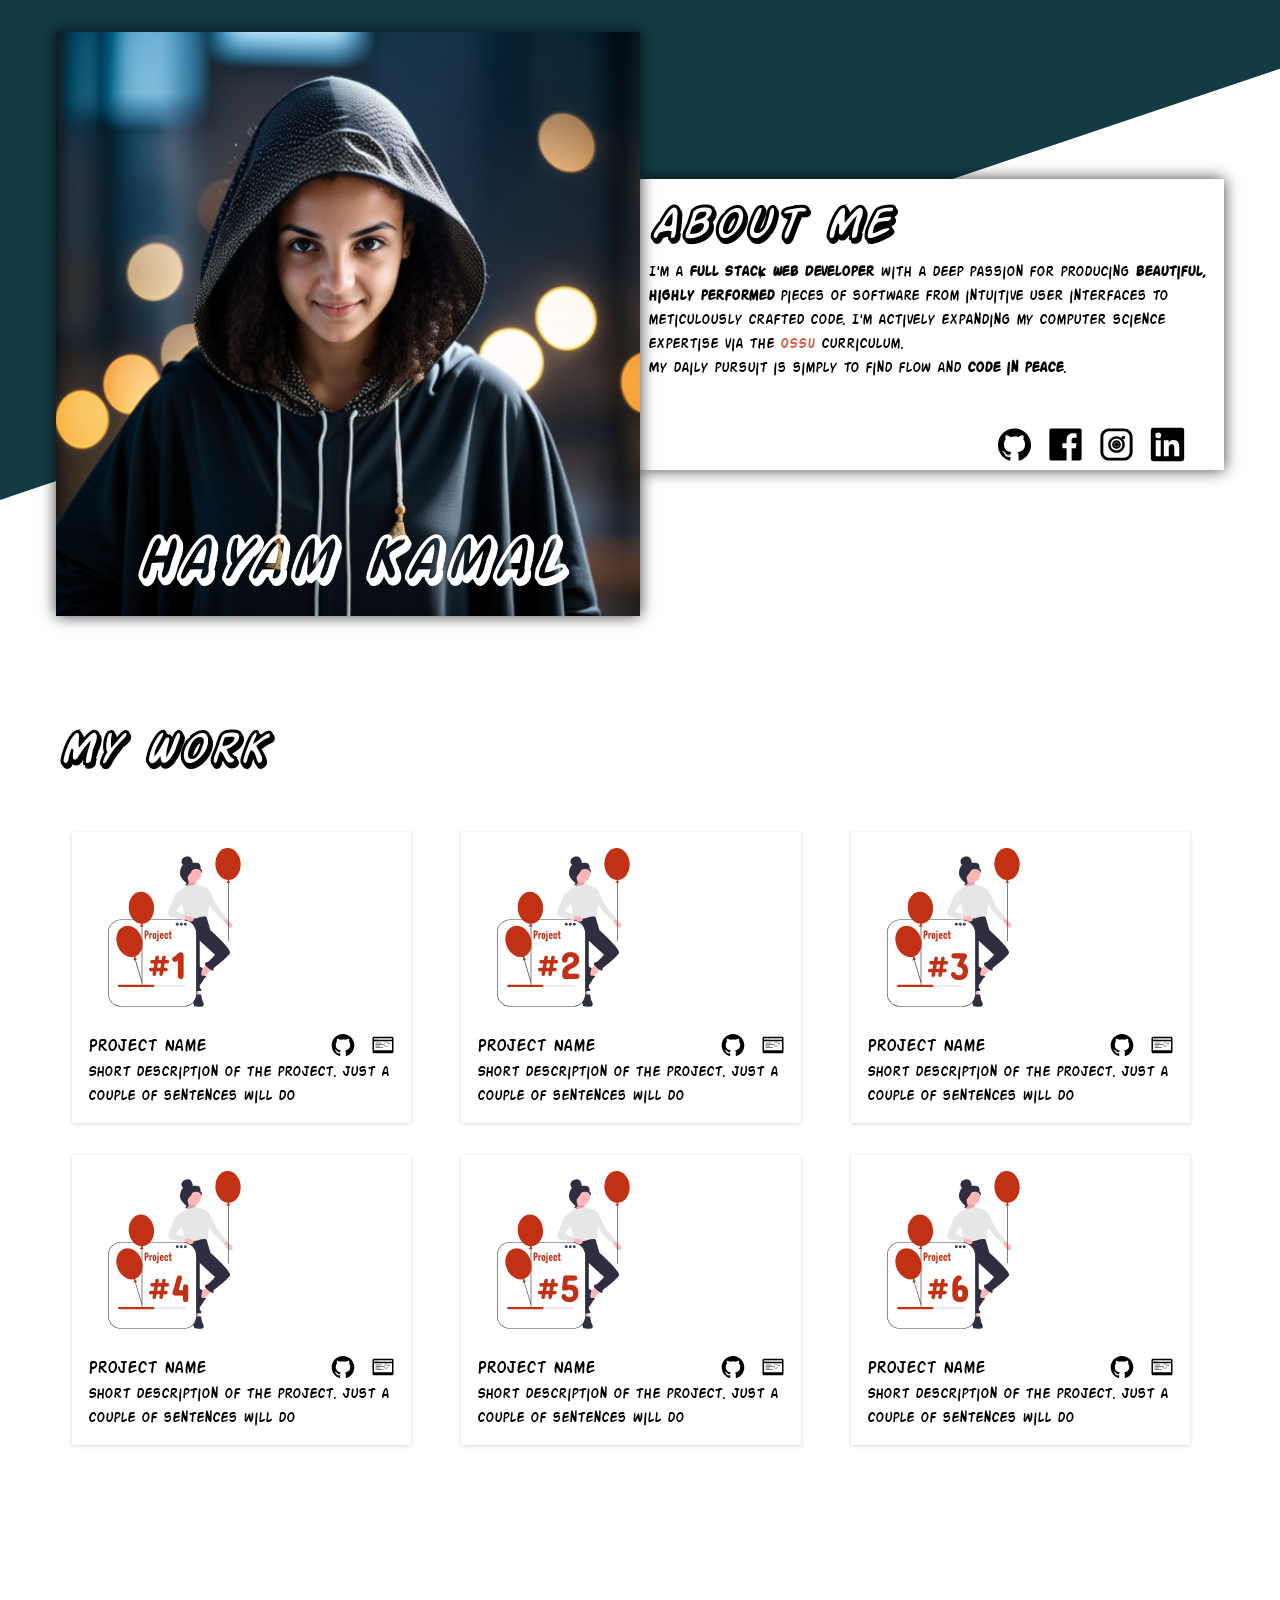
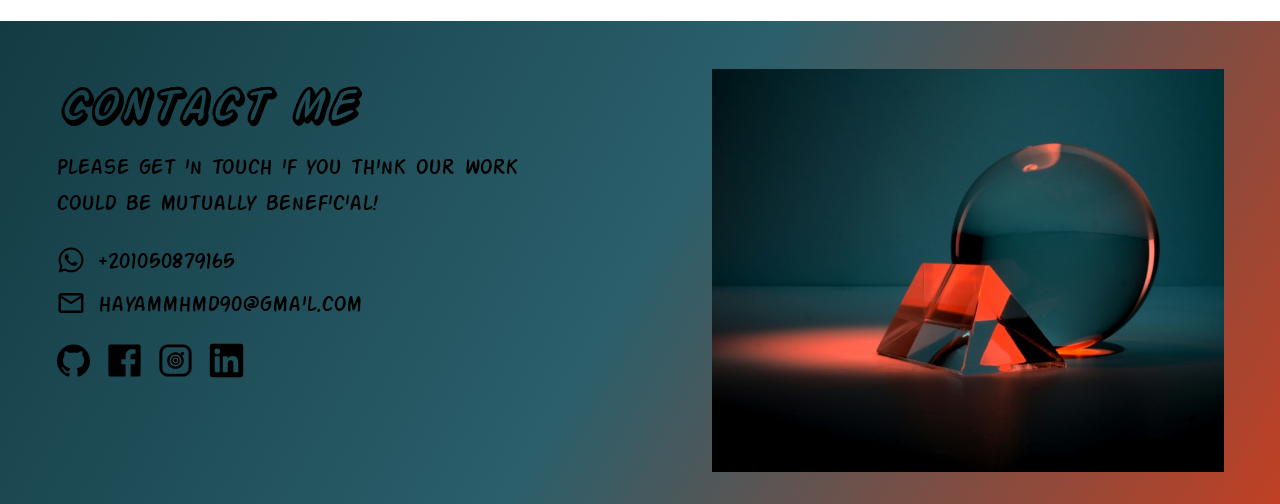
<file: index.html>
<!doctype html>
<html lang="en">
  <head>
    <meta charset="UTF-8" />
    <meta name="viewport" content="width=device-width, initial-scale=1.0" />
    <title>Your Page Title</title>
    <link rel="stylesheet" href="styles.css" />
    <link
      rel="preload"
      href="./fonts/action-man/action_man-webfont.woff2"
      as="font"
      type="font/woff2"
      crossorigin
    />
    <link
      rel="preload"
      href="./fonts/action-man/action_man_extended-webfont.woff2"
      as="font"
      type="font/woff2"
      crossorigin
    />
    <link
      rel="preload"
      href="./fonts/action-man/action_man_shaded_italic-webfont.woff2"
      as="font"
      type="font/woff2"
      crossorigin
    />
  </head>
  <body>
    <header>
      <div class="custom-shape-divider-top-1749444663">
        <svg
          data-name="Layer 1"
          xmlns="http://www.w3.org/2000/svg"
          viewBox="0 0 1200 120"
          preserveAspectRatio="none"
        >
          <path
            d="M1200 120L0 16.48 0 0 1200 0 1200 120z"
            class="shape-fill"
          ></path>
        </svg>
      </div>
      <div class="header-wrapper">
        <div class="name-and-image">
          <picture id="hayam-img">
            <source
              media="(max-width: 767px)"
              sizes="(max-width: 767px) 100vw, 767px"
              srcset="
                ./images/profile-versions/profile_zvxkeb/profile_zvxkeb_ar_1_1,c_fill,g_auto__c_scale,w_200.png 200w,
                ./images/profile-versions/profile_zvxkeb/profile_zvxkeb_ar_1_1,c_fill,g_auto__c_scale,w_255.png 255w,
                ./images/profile-versions/profile_zvxkeb/profile_zvxkeb_ar_1_1,c_fill,g_auto__c_scale,w_302.png 302w,
                ./images/profile-versions/profile_zvxkeb/profile_zvxkeb_ar_1_1,c_fill,g_auto__c_scale,w_344.png 344w,
                ./images/profile-versions/profile_zvxkeb/profile_zvxkeb_ar_1_1,c_fill,g_auto__c_scale,w_383.png 383w,
                ./images/profile-versions/profile_zvxkeb/profile_zvxkeb_ar_1_1,c_fill,g_auto__c_scale,w_419.png 419w,
                ./images/profile-versions/profile_zvxkeb/profile_zvxkeb_ar_1_1,c_fill,g_auto__c_scale,w_453.png 453w,
                ./images/profile-versions/profile_zvxkeb/profile_zvxkeb_ar_1_1,c_fill,g_auto__c_scale,w_485.png 485w,
                ./images/profile-versions/profile_zvxkeb/profile_zvxkeb_ar_1_1,c_fill,g_auto__c_scale,w_516.png 516w,
                ./images/profile-versions/profile_zvxkeb/profile_zvxkeb_ar_1_1,c_fill,g_auto__c_scale,w_545.png 545w,
                ./images/profile-versions/profile_zvxkeb/profile_zvxkeb_ar_1_1,c_fill,g_auto__c_scale,w_574.png 574w,
                ./images/profile-versions/profile_zvxkeb/profile_zvxkeb_ar_1_1,c_fill,g_auto__c_scale,w_601.png 601w,
                ./images/profile-versions/profile_zvxkeb/profile_zvxkeb_ar_1_1,c_fill,g_auto__c_scale,w_628.png 628w,
                ./images/profile-versions/profile_zvxkeb/profile_zvxkeb_ar_1_1,c_fill,g_auto__c_scale,w_654.png 654w,
                ./images/profile-versions/profile_zvxkeb/profile_zvxkeb_ar_1_1,c_fill,g_auto__c_scale,w_680.png 680w,
                ./images/profile-versions/profile_zvxkeb/profile_zvxkeb_ar_1_1,c_fill,g_auto__c_scale,w_706.png 706w,
                ./images/profile-versions/profile_zvxkeb/profile_zvxkeb_ar_1_1,c_fill,g_auto__c_scale,w_731.png 731w,
                ./images/profile-versions/profile_zvxkeb/profile_zvxkeb_ar_1_1,c_fill,g_auto__c_scale,w_754.png 754w,
                ./images/profile-versions/profile_zvxkeb/profile_zvxkeb_ar_1_1,c_fill,g_auto__c_scale,w_763.png 763w,
                ./images/profile-versions/profile_zvxkeb/profile_zvxkeb_ar_1_1,c_fill,g_auto__c_scale,w_767.png 767w
              "
            />
            <source
              media="(min-width: 768px) and (max-width: 991px)"
              sizes="(max-width: 991px) 70vw, 694px"
              srcset="
                ./images/profile-versions/profile_zvxkeb/profile_zvxkeb_ar_4_3,c_fill,g_auto__c_scale,w_538.png 538w,
                ./images/profile-versions/profile_zvxkeb/profile_zvxkeb_ar_4_3,c_fill,g_auto__c_scale,w_564.png 564w,
                ./images/profile-versions/profile_zvxkeb/profile_zvxkeb_ar_4_3,c_fill,g_auto__c_scale,w_589.png 589w,
                ./images/profile-versions/profile_zvxkeb/profile_zvxkeb_ar_4_3,c_fill,g_auto__c_scale,w_612.png 612w,
                ./images/profile-versions/profile_zvxkeb/profile_zvxkeb_ar_4_3,c_fill,g_auto__c_scale,w_637.png 637w,
                ./images/profile-versions/profile_zvxkeb/profile_zvxkeb_ar_4_3,c_fill,g_auto__c_scale,w_661.png 661w,
                ./images/profile-versions/profile_zvxkeb/profile_zvxkeb_ar_4_3,c_fill,g_auto__c_scale,w_683.png 683w,
                ./images/profile-versions/profile_zvxkeb/profile_zvxkeb_ar_4_3,c_fill,g_auto__c_scale,w_691.png 691w,
                ./images/profile-versions/profile_zvxkeb/profile_zvxkeb_ar_4_3,c_fill,g_auto__c_scale,w_694.png 694w
              "
            />
            <source
              media="(min-width: 992px) and (max-width: 1199px)"
              sizes="(max-width: 1200px) 60vw, 720px"
              srcset="
                ./images/profile-versions/profile_zvxkeb/profile_zvxkeb_ar_16_9,c_fill,g_auto__c_scale,w_596.png 596w,
                ./images/profile-versions/profile_zvxkeb/profile_zvxkeb_ar_16_9,c_fill,g_auto__c_scale,w_625.png 625w,
                ./images/profile-versions/profile_zvxkeb/profile_zvxkeb_ar_16_9,c_fill,g_auto__c_scale,w_652.png 652w,
                ./images/profile-versions/profile_zvxkeb/profile_zvxkeb_ar_16_9,c_fill,g_auto__c_scale,w_681.png 681w,
                ./images/profile-versions/profile_zvxkeb/profile_zvxkeb_ar_16_9,c_fill,g_auto__c_scale,w_710.png 710w,
                ./images/profile-versions/profile_zvxkeb/profile_zvxkeb_ar_16_9,c_fill,g_auto__c_scale,w_717.png 717w,
                ./images/profile-versions/profile_zvxkeb/profile_zvxkeb_ar_16_9,c_fill,g_auto__c_scale,w_720.png 720w
              "
            />
            <img
              sizes="(max-width: 2560px) 40vw, 1024px"
              srcset="
                ./images/profile-versions/profile_zvxkeb/profile_zvxkeb_c_scale,w_480.png   480w,
                ./images/profile-versions/profile_zvxkeb/profile_zvxkeb_c_scale,w_522.png   522w,
                ./images/profile-versions/profile_zvxkeb/profile_zvxkeb_c_scale,w_562.png   562w,
                ./images/profile-versions/profile_zvxkeb/profile_zvxkeb_c_scale,w_599.png   599w,
                ./images/profile-versions/profile_zvxkeb/profile_zvxkeb_c_scale,w_636.png   636w,
                ./images/profile-versions/profile_zvxkeb/profile_zvxkeb_c_scale,w_670.png   670w,
                ./images/profile-versions/profile_zvxkeb/profile_zvxkeb_c_scale,w_704.png   704w,
                ./images/profile-versions/profile_zvxkeb/profile_zvxkeb_c_scale,w_735.png   735w,
                ./images/profile-versions/profile_zvxkeb/profile_zvxkeb_c_scale,w_766.png   766w,
                ./images/profile-versions/profile_zvxkeb/profile_zvxkeb_c_scale,w_797.png   797w,
                ./images/profile-versions/profile_zvxkeb/profile_zvxkeb_c_scale,w_827.png   827w,
                ./images/profile-versions/profile_zvxkeb/profile_zvxkeb_c_scale,w_856.png   856w,
                ./images/profile-versions/profile_zvxkeb/profile_zvxkeb_c_scale,w_885.png   885w,
                ./images/profile-versions/profile_zvxkeb/profile_zvxkeb_c_scale,w_913.png   913w,
                ./images/profile-versions/profile_zvxkeb/profile_zvxkeb_c_scale,w_942.png   942w,
                ./images/profile-versions/profile_zvxkeb/profile_zvxkeb_c_scale,w_968.png   968w,
                ./images/profile-versions/profile_zvxkeb/profile_zvxkeb_c_scale,w_996.png   996w,
                ./images/profile-versions/profile_zvxkeb/profile_zvxkeb_c_scale,w_1023.png 1023w,
                ./images/profile-versions/profile_zvxkeb/profile_zvxkeb_c_scale,w_1024.png 1024w
              "
              src="./images/profile-versions/profile_zvxkeb/profile_zvxkeb_c_scale,w_1024.png"
              alt="Profile of Hayam"
            />
          </picture>
          <h1 id="name">Hayam Kamal</h1>
        </div>
        <div class="text-wrapper">
          <h2 id="about-me--header">About Me</h2>
          <p id="about-me--text">
            I'm a <strong>Full Stack Web Developer</strong> with a deep passion
            for producing <b>beautiful, highly performed</b> pieces of software
            from intuitive user interfaces to meticulously crafted code. I'm
            actively expanding my computer science expertise via the
            <a
              href="https://github.com/ossu/computer-science"
              target="_blank"
              rel="noopener noreferrer"
              style="text-decoration: none; color: #d65e48"
              >OSSU</a
            >
            curriculum.<br />
            My daily pursuit is simply to find flow and <b>code in peace</b>.
          </p>
          <div id="header-icons" class="social-media-links one-line-icons">
            <a
              href="https://github.com/Hayam999"
              target="_blank"
              rel="noopener noreferrer"
            >
              <img
                src="./icons/github-logo.svg"
                alt="Github logo"
                width="35"
                height="35"
              />
            </a>
            <a
              href="https://www.facebook.com/HayamKamall"
              target="_blank"
              rel="noopener noreferrer"
            >
              <img
                src="icons/facebook-logo.svg"
                alt="Facebook logo"
                width="35"
                height="35"
              />
            </a>
            <a
              href="https://www.instagram.com/hayam.kamal71/"
              target="_blank"
              rel="noopener noreferrer"
            >
              <img
                src="icons/instagram-logo.svg"
                alt="Instagram logo"
                width="35"
                height="35"
              />
            </a>
            <a
              href="https://www.linkedin.com/in/hayam-k-mohammed"
              target="_blank"
              rel="noopener noreferrer"
            >
              <img
                src="icons/linked-in-logo.svg"
                alt="Linked in logo"
                width="35"
                height="35"
              />
            </a>
          </div>
        </div>
      </div>
    </header>
    <main>
      <!-- Main content -->

      <section class="my-projects">
        <h2>My Work</h2>
        <div class="projects-wrapper">
          <div class="project-unit">
            <div class="project-img">
              <img src="./images/projects/project1.svg" alt="Project 1" />
            </div>
            <section class="project-info">
              <div class="project-info--main">
                <span><h3>Project Name</h3></span>
                <span class="project-links one-line-icons">
                  <img
                    src="./icons/github-logo.svg"
                    alt="Github logo"
                    width="24"
                    height="24"
                  />
                  <img
                    src="icons/live-preview-icon.svg"
                    alt="Live preview icon"
                    width="24"
                    height="24"
                  />
                </span>
              </div>
              <div class="project-description">
                <p>
                  Short description of the project. Just a couple of sentences
                  will do
                </p>
              </div>
            </section>
          </div>

          <div class="project-unit">
            <div class="project-img">
              <img src="./images/projects/project2.svg" alt="Project 2" />
            </div>
            <section class="project-info">
              <div class="project-info--main">
                <span><h3>Project Name</h3></span>
                <span class="project-links one-line-icons">
                  <img
                    src="./icons/github-logo.svg"
                    alt="Github logo"
                    width="24"
                    height="24"
                  />
                  <img
                    src="icons/live-preview-icon.svg"
                    alt="Live preview icon"
                    width="24"
                    height="24"
                  />
                </span>
              </div>
              <div class="project-description">
                <p>
                  Short description of the project. Just a couple of sentences
                  will do
                </p>
              </div>
            </section>
          </div>

          <div class="project-unit">
            <div class="project-img">
              <img src="./images/projects/project3.svg" alt="Project 3" />
            </div>
            <section class="project-info">
              <div class="project-info--main">
                <span><h3>Project Name</h3></span>
                <span class="project-links one-line-icons">
                  <img
                    src="./icons/github-logo.svg"
                    alt="Github logo"
                    width="24"
                    height="24"
                  />
                  <img
                    src="icons/live-preview-icon.svg"
                    alt="Live preview icon"
                    width="24"
                    height="24"
                  />
                </span>
              </div>
              <div class="project-description">
                <p>
                  Short description of the project. Just a couple of sentences
                  will do
                </p>
              </div>
            </section>
          </div>

          <div class="project-unit">
            <div class="project-img">
              <img src="./images/projects/project4.svg" alt="Project 4" />
            </div>
            <section class="project-info">
              <div class="project-info--main">
                <span><h3>Project Name</h3></span>
                <span class="project-links one-line-icons">
                  <img
                    src="./icons/github-logo.svg"
                    alt="Github logo"
                    width="24"
                    height="24"
                  />
                  <img
                    src="icons/live-preview-icon.svg"
                    alt="Live preview icon"
                    width="24"
                    height="24"
                  />
                </span>
              </div>
              <div class="project-description">
                <p>
                  Short description of the project. Just a couple of sentences
                  will do
                </p>
              </div>
            </section>
          </div>

          <div class="project-unit">
            <div class="project-img">
              <img src="./images/projects/project5.svg" alt="Project 5" />
            </div>
            <section class="project-info">
              <div class="project-info--main">
                <span><h3>Project Name</h3></span>
                <span class="project-links one-line-icons">
                  <img
                    src="./icons/github-logo.svg"
                    alt="Github logo"
                    width="24"
                    height="24"
                  />
                  <img
                    src="icons/live-preview-icon.svg"
                    alt="Live preview icon"
                    width="24"
                    height="24"
                  />
                </span>
              </div>
              <div class="project-description">
                <p>
                  Short description of the project. Just a couple of sentences
                  will do
                </p>
              </div>
            </section>
          </div>

          <div class="project-unit">
            <div class="project-img">
              <img src="./images/projects/project6.svg" alt="Project 6" />
            </div>
            <section class="project-info">
              <div class="project-info--main">
                <span><h3>Project Name</h3></span>
                <span class="project-links one-line-icons">
                  <img
                    src="./icons/github-logo.svg"
                    alt="Github logo"
                    width="24"
                    height="24"
                  />
                  <img
                    src="icons/live-preview-icon.svg"
                    alt="Live preview icon"
                    width="24"
                    height="24"
                  />
                </span>
              </div>
              <div class="project-description">
                <p>
                  Short description of the project. Just a couple of sentences
                  will do
                </p>
              </div>
            </section>
          </div>
        </div>
      </section>
    </main>
    <footer>
      <div class="footer-wrapper">
        <section class="contact-me">
          <h2 id="contact-me-header">Contact me</h2>
          <p id="formal-invetation">
            Please get in touch if you think our work could be mutually
            beneficial!
          </p>
          <div class="stack">
            <div>
              <p id="phone-number" class="one-line-icon-with-text">
                <img
                  src="icons/whatsapp-icon.svg"
                  alt="Whatsapp icon"
                  width="30"
                  height="30"
                />+201050879165
              </p>
            </div>
            <div>
              <p id="email" class="one-line-icon-with-text">
                <img
                  src="icons/email-icon.svg"
                  alt="Email icon"
                  width="30"
                  height="30"
                />hayammhmd90@gmail.com
              </p>
            </div>
          </div>
          <div
            id="footer-social-media"
            class="social-media-links one-line-icons"
          >
            <a
              href="https://github.com/Hayam999"
              target="_blank"
              rel="noopener noreferrer"
            >
              <img
                src="./icons/github-logo.svg"
                alt="Github logo"
                width="35"
                height="35"
              />
            </a>
            <a
              href="https://www.facebook.com/HayamKamall"
              target="_blank"
              rel="noopener noreferrer"
            >
              <img
                src="icons/facebook-logo.svg"
                alt="Facebook logo"
                width="35"
                height="35"
              />
            </a>
            <a
              href="https://www.instagram.com/hayam.kamal71/"
              target="_blank"
              rel="noopener noreferrer"
            >
              <img
                src="icons/instagram-logo.svg"
                alt="Instagram logo"
                width="35"
                height="35"
              />
            </a>
            <a
              href="https://www.linkedin.com/in/hayam-k-mohammed"
              target="_blank"
              rel="noopener noreferrer"
            >
              <img
                src="icons/linked-in-logo.svg"
                alt="Linked in logo"
                width="35"
                height="35"
              />
            </a>
          </div>
        </section>
        <div id="footer-img">
          <picture>
            <source
              media="(max-width: 767px)"
              sizes="(max-width: 767px) 100vw, 767px"
              srcset="
                ./images/footer-versions/michael-dziedzic-gEN5Btvf2Eg-unsplash_bbhnlz/michael-dziedzic-gEN5Btvf2Eg-unsplash_bbhnlz_ar_1_1,c_fill,g_auto__c_scale,w_200.jpg 200w,
                ./images/footer-versions/michael-dziedzic-gEN5Btvf2Eg-unsplash_bbhnlz/michael-dziedzic-gEN5Btvf2Eg-unsplash_bbhnlz_ar_1_1,c_fill,g_auto__c_scale,w_589.jpg 589w,
                ./images/footer-versions/michael-dziedzic-gEN5Btvf2Eg-unsplash_bbhnlz/michael-dziedzic-gEN5Btvf2Eg-unsplash_bbhnlz_ar_1_1,c_fill,g_auto__c_scale,w_767.jpg 767w
              "
            />
            <source
              media="(min-width: 768px) and (max-width: 991px)"
              sizes="(max-width: 991px) 70vw, 694px"
              srcset="
                ./images/footer-versions/michael-dziedzic-gEN5Btvf2Eg-unsplash_bbhnlz/michael-dziedzic-gEN5Btvf2Eg-unsplash_bbhnlz_ar_4_3,c_fill,g_auto__c_scale,w_538.jpg 538w,
                ./images/footer-versions/michael-dziedzic-gEN5Btvf2Eg-unsplash_bbhnlz/michael-dziedzic-gEN5Btvf2Eg-unsplash_bbhnlz_ar_4_3,c_fill,g_auto__c_scale,w_694.jpg 694w
              "
            />
            <source
              media="(min-width: 992px) and (max-width: 1199px)"
              sizes="(max-width: 1200px) 60vw, 720px"
              srcset="
                ./images/footer-versions/michael-dziedzic-gEN5Btvf2Eg-unsplash_bbhnlz/michael-dziedzic-gEN5Btvf2Eg-unsplash_bbhnlz_ar_16_9,c_fill,g_auto__c_scale,w_596.jpg 596w,
                ./images/footer-versions/michael-dziedzic-gEN5Btvf2Eg-unsplash_bbhnlz/michael-dziedzic-gEN5Btvf2Eg-unsplash_bbhnlz_ar_16_9,c_fill,g_auto__c_scale,w_720.jpg 720w
              "
            />
            <img
              sizes="(max-width: 3500px) 40vw, 1400px"
              srcset="
                ./images/footer-versions/michael-dziedzic-gEN5Btvf2Eg-unsplash_bbhnlz/michael-dziedzic-gEN5Btvf2Eg-unsplash_bbhnlz_c_scale,w_480.jpg   480w,
                ./images/footer-versions/michael-dziedzic-gEN5Btvf2Eg-unsplash_bbhnlz/michael-dziedzic-gEN5Btvf2Eg-unsplash_bbhnlz_c_scale,w_845.jpg   845w,
                ./images/footer-versions/michael-dziedzic-gEN5Btvf2Eg-unsplash_bbhnlz/michael-dziedzic-gEN5Btvf2Eg-unsplash_bbhnlz_c_scale,w_1119.jpg 1119w,
                ./images/footer-versions/michael-dziedzic-gEN5Btvf2Eg-unsplash_bbhnlz/michael-dziedzic-gEN5Btvf2Eg-unsplash_bbhnlz_c_scale,w_1367.jpg 1367w,
                ./images/footer-versions/michael-dziedzic-gEN5Btvf2Eg-unsplash_bbhnlz/michael-dziedzic-gEN5Btvf2Eg-unsplash_bbhnlz_c_scale,w_1400.jpg 1400w
              "
              src="./images/footer-versions/michael-dziedzic-gEN5Btvf2Eg-unsplash_bbhnlz/michael-dziedzic-gEN5Btvf2Eg-unsplash_bbhnlz_c_scale,w_1400.jpg"
              alt="Artisitc drop of water"
            />
          </picture>
        </div>
      </div>
    </footer>
  </body>
</html>
</file>
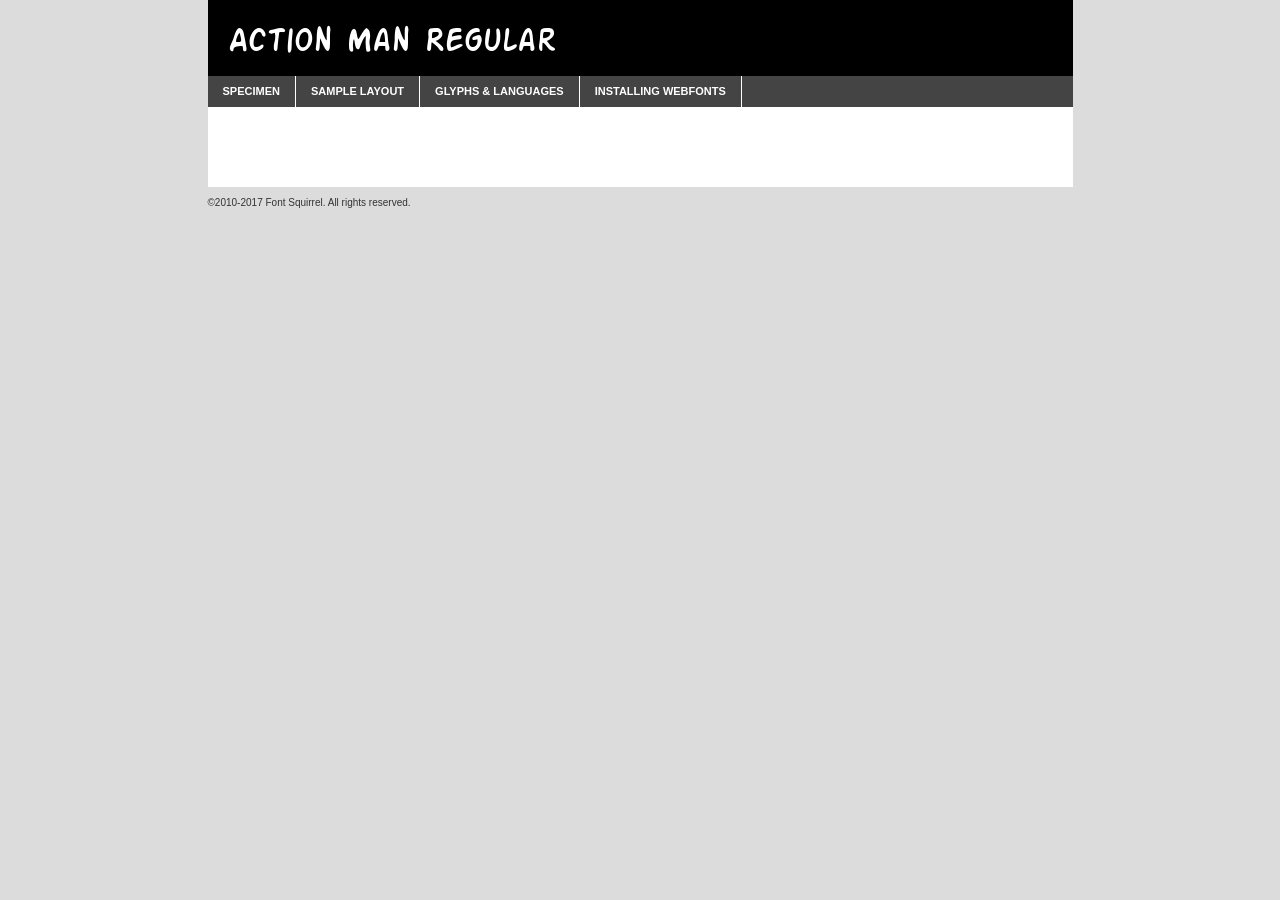
<file: fonts/action-man/action_man-demo.html>
<!DOCTYPE html PUBLIC "-//W3C//DTD XHTML 1.0 Transitional//EN"
        "http://www.w3.org/TR/xhtml1/DTD/xhtml1-transitional.dtd">

<html xmlns="http://www.w3.org/1999/xhtml" xml:lang="en" lang="en">
<head>
    <meta http-equiv="Content-Type" content="text/html; charset=utf-8"/>
    <script src="http://ajax.googleapis.com/ajax/libs/jquery/1.7.2/jquery.min.js" type="text/javascript" charset="utf-8"></script>
    <script type="text/javascript">
		(function($) {
			$.fn.easyTabs = function(option) {
				var param = jQuery.extend({ fadeSpeed: 'fast', defaultContent: 1, activeClass: 'active' }, option);
				$(this).each(function() {
					var thisId = '#' + this.id;
					if ( param.defaultContent == '' )
					{
						param.defaultContent = 1;
					}
					if ( typeof param.defaultContent == 'number' )
					{
						var defaultTab = $(thisId + ' .tabs li:eq(' + (param.defaultContent - 1) + ') a').attr('href').substr(1);
					}
					else
					{
						var defaultTab = param.defaultContent;
					}
					$(thisId + ' .tabs li a').each(function() {
						var tabToHide = $(this).attr('href').substr(1);
						$('#' + tabToHide).addClass('easytabs-tab-content');
					});
					hideAll();
					changeContent(defaultTab);

					function hideAll() {$(thisId + ' .easytabs-tab-content').hide();}

					function changeContent(tabId)
					{
						hideAll();
						$(thisId + ' .tabs li').removeClass(param.activeClass);
						$(thisId + ' .tabs li a[href=#' + tabId + ']').closest('li').addClass(param.activeClass);
						if ( param.fadeSpeed != 'none' )
						{
							$(thisId + ' #' + tabId).fadeIn(param.fadeSpeed);
						}
						else
						{
							$(thisId + ' #' + tabId).show();
						}
					}

					$(thisId + ' .tabs li').click(function() {
						var tabId = $(this).find('a').attr('href').substr(1);
						changeContent(tabId);
						return false;
					});
				});
			}
		})(jQuery);
    </script>
    <link rel="stylesheet" href="specimen_files/specimen_stylesheet.css" type="text/css" charset="utf-8"/>
    <link rel="stylesheet" href="stylesheet.css" type="text/css" charset="utf-8"/>

    <style type="text/css">
        		body {
			font-family: 'action_manregular';
        		}

            </style>

    <title>Action Man Regular Specimen</title>


    <script type="text/javascript" charset="utf-8">
		$(document).ready(function() {
			$('#container').easyTabs({ defaultContent: 1 });
		});
    </script>
</head>

<body>
<div id="container">
    <div id="header">
		Action Man Regular    </div>
    <ul class="tabs">
        <li><a href="#specimen">Specimen</a></li>
        <li><a href="#layout">Sample Layout</a></li>
                <li><a href="#glyphs">Glyphs &amp; Languages</a></li>
        <li><a href="#installing">Installing Webfonts</a></li>

    </ul>

    <div id="main_content">


        <div id="specimen">

            <div class="section">
                <div class="grid12 firstcol">
                    <div class="huge">AaBb</div>
                </div>
            </div>

            <div class="section">
                <div class="glyph_range">A&#x200B;B&#x200b;C&#x200b;D&#x200b;E&#x200b;F&#x200b;G&#x200b;H&#x200b;I&#x200b;J&#x200b;K&#x200b;L&#x200b;M&#x200b;N&#x200b;O&#x200b;P&#x200b;Q&#x200b;R&#x200b;S&#x200b;T&#x200b;U&#x200b;V&#x200b;W&#x200b;X&#x200b;Y&#x200b;Z&#x200b;a&#x200b;b&#x200b;c&#x200b;d&#x200b;e&#x200b;f&#x200b;g&#x200b;h&#x200b;i&#x200b;j&#x200b;k&#x200b;l&#x200b;m&#x200b;n&#x200b;o&#x200b;p&#x200b;q&#x200b;r&#x200b;s&#x200b;t&#x200b;u&#x200b;v&#x200b;w&#x200b;x&#x200b;y&#x200b;z&#x200b;1&#x200b;2&#x200b;3&#x200b;4&#x200b;5&#x200b;6&#x200b;7&#x200b;8&#x200b;9&#x200b;0&#x200b;&amp;&#x200b;.&#x200b;,&#x200b;?&#x200b;!&#x200b;&#64;&#x200b;(&#x200b;)&#x200b;#&#x200b;$&#x200b;%&#x200b;*&#x200b;+&#x200b;-&#x200b;=&#x200b;:&#x200b;;</div>
            </div>
            <div class="section">
                <div class="grid12 firstcol">
                    <table class="sample_table">
                        <tr>
                            <td>10</td>
                            <td class="size10">abcdefghijklmnopqrstuvwxyzABCDEFGHIJKLMNOPQRSTUVWXYZ0123456789abcdefghijklmnopqrstuvwxyzABCDEFGHIJKLMNOPQRSTUVWXYZ0123456789abcdefghijklmnopqrstuvwxyzABCDEFGHIJKLMNOPQRSTUVWXYZ</td>
                        </tr>
                        <tr>
                            <td>11</td>
                            <td class="size11">abcdefghijklmnopqrstuvwxyzABCDEFGHIJKLMNOPQRSTUVWXYZ0123456789abcdefghijklmnopqrstuvwxyzABCDEFGHIJKLMNOPQRSTUVWXYZ0123456789abcdefghijklmnopqrstuvwxyzABCDEFGHIJKLMNOPQRSTUVWXYZ</td>
                        </tr>
                        <tr>
                            <td>12</td>
                            <td class="size12">abcdefghijklmnopqrstuvwxyzABCDEFGHIJKLMNOPQRSTUVWXYZ0123456789abcdefghijklmnopqrstuvwxyzABCDEFGHIJKLMNOPQRSTUVWXYZ0123456789abcdefghijklmnopqrstuvwxyzABCDEFGHIJKLMNOPQRSTUVWXYZ</td>
                        </tr>
                        <tr>
                            <td>13</td>
                            <td class="size13">abcdefghijklmnopqrstuvwxyzABCDEFGHIJKLMNOPQRSTUVWXYZ0123456789abcdefghijklmnopqrstuvwxyzABCDEFGHIJKLMNOPQRSTUVWXYZ0123456789abcdefghijklmnopqrstuvwxyzABCDEFGHIJKLMNOPQRSTUVWXYZ</td>
                        </tr>
                        <tr>
                            <td>14</td>
                            <td class="size14">abcdefghijklmnopqrstuvwxyzABCDEFGHIJKLMNOPQRSTUVWXYZ0123456789abcdefghijklmnopqrstuvwxyzABCDEFGHIJKLMNOPQRSTUVWXYZ0123456789abcdefghijklmnopqrstuvwxyzABCDEFGHIJKLMNOPQRSTUVWXYZ</td>
                        </tr>
                        <tr>
                            <td>16</td>
                            <td class="size16">abcdefghijklmnopqrstuvwxyzABCDEFGHIJKLMNOPQRSTUVWXYZ0123456789abcdefghijklmnopqrstuvwxyzABCDEFGHIJKLMNOPQRSTUVWXYZ</td>
                        </tr>
                        <tr>
                            <td>18</td>
                            <td class="size18">abcdefghijklmnopqrstuvwxyzABCDEFGHIJKLMNOPQRSTUVWXYZ0123456789abcdefghijklmnopqrstuvwxyzABCDEFGHIJKLMNOPQRSTUVWXYZ</td>
                        </tr>
                        <tr>
                            <td>20</td>
                            <td class="size20">abcdefghijklmnopqrstuvwxyzABCDEFGHIJKLMNOPQRSTUVWXYZ0123456789abcdefghijklmnopqrstuvwxyzABCDEFGHIJKLMNOPQRSTUVWXYZ</td>
                        </tr>
                        <tr>
                            <td>24</td>
                            <td class="size24">abcdefghijklmnopqrstuvwxyzABCDEFGHIJKLMNOPQRSTUVWXYZ0123456789abcdefghijklmnopqrstuvwxyzABCDEFGHIJKLMNOPQRSTUVWXYZ</td>
                        </tr>
                        <tr>
                            <td>30</td>
                            <td class="size30">abcdefghijklmnopqrstuvwxyzABCDEFGHIJKLMNOPQRSTUVWXYZ0123456789abcdefghijklmnopqrstuvwxyzABCDEFGHIJKLMNOPQRSTUVWXYZ</td>
                        </tr>
                        <tr>
                            <td>36</td>
                            <td class="size36">abcdefghijklmnopqrstuvwxyzABCDEFGHIJKLMNOPQRSTUVWXYZ0123456789abcdefghijklmnopqrstuvwxyzABCDEFGHIJKLMNOPQRSTUVWXYZ</td>
                        </tr>
                        <tr>
                            <td>48</td>
                            <td class="size48">abcdefghijklmnopqrstuvwxyzABCDEFGHIJKLMNOPQRSTUVWXYZ0123456789abcdefghijklmnopqrstuvwxyzABCDEFGHIJKLMNOPQRSTUVWXYZ</td>
                        </tr>
                        <tr>
                            <td>60</td>
                            <td class="size60">abcdefghijklmnopqrstuvwxyzABCDEFGHIJKLMNOPQRSTUVWXYZ0123456789abcdefghijklmnopqrstuvwxyzABCDEFGHIJKLMNOPQRSTUVWXYZ</td>
                        </tr>
                        <tr>
                            <td>72</td>
                            <td class="size72">abcdefghijklmnopqrstuvwxyzABCDEFGHIJKLMNOPQRSTUVWXYZ0123456789abcdefghijklmnopqrstuvwxyzABCDEFGHIJKLMNOPQRSTUVWXYZ</td>
                        </tr>
                        <tr>
                            <td>90</td>
                            <td class="size90">abcdefghijklmnopqrstuvwxyzABCDEFGHIJKLMNOPQRSTUVWXYZ0123456789abcdefghijklmnopqrstuvwxyzABCDEFGHIJKLMNOPQRSTUVWXYZ</td>
                        </tr>
                    </table>

                </div>

            </div>


            <div class="section" id="bodycomparison">


                <div id="xheight">
                    <div class="fontbody">&#x25FC;&#x25FC;&#x25FC;&#x25FC;&#x25FC;&#x25FC;&#x25FC;&#x25FC;&#x25FC;&#x25FC;&#x25FC;&#x25FC;&#x25FC;&#x25FC;&#x25FC;&#x25FC;&#x25FC;&#x25FC;&#x25FC;&#x25FC;&#x25FC;&#x25FC;&#x25FC;&#x25FC;&#x25FC;&#x25FC;&#x25FC;&#x25FC;&#x25FC;&#x25FC;&#x25FC;&#x25FC;&#x25FC;&#x25FC;&#x25FC;&#x25FC;&#x25FC;&#x25FC;&#x25FC;&#x25FC;&#x25FC;&#x25FC;&#x25FC;&#x25FC;&#x25FC;&#x25FC;&#x25FC;&#x25FC;&#x25FC;&#x25FC;&#x25FC;&#x25FC;&#x25FC;&#x25FC;&#x25FC;&#x25FC;&#x25FC;&#x25FC;&#x25FC;&#x25FC;&#x25FC;&#x25FC;&#x25FC;&#x25FC;&#x25FC;&#x25FC;&#x25FC;&#x25FC;&#x25FC;&#x25FC;&#x25FC;&#x25FC;&#x25FC;&#x25FC;&#x25FC;&#x25FC;&#x25FC;&#x25FC;&#x25FC;&#x25FC;&#x25FC;&#x25FC;&#x25FC;&#x25FC;&#x25FC;&#x25FC;&#x25FC;&#x25FC;&#x25FC;&#x25FC;&#x25FC;&#x25FC;&#x25FC;&#x25FC;&#x25FC;&#x25FC;&#x25FC;&#x25FC;&#x25FC;body</div>
                    <div class="arialbody">body</div>
                    <div class="verdanabody">body</div>
                    <div class="georgiabody">body</div>
                </div>
                <div class="fontbody" style="z-index:1">
                    body<span>Action Man Regular</span>
                </div>
                <div class="arialbody" style="z-index:1">
                    body<span>Arial</span>
                </div>
                <div class="verdanabody" style="z-index:1">
                    body<span>Verdana</span>
                </div>
                <div class="georgiabody" style="z-index:1">
                    body<span>Georgia</span>
                </div>


            </div>


            <div class="section psample psample_row1" id="">

                <div class="grid2 firstcol">
                    <p class="size10"><span>10.</span>Aenean lacinia bibendum nulla sed consectetur. Fusce dapibus, tellus ac cursus commodo, tortor mauris condimentum nibh, ut fermentum massa justo sit amet risus. Nullam id dolor id nibh ultricies vehicula ut id elit. Cum sociis natoque penatibus et magnis dis parturient montes, nascetur ridiculus mus. Nulla vitae elit libero, a pharetra augue.</p>

                </div>
                <div class="grid3">
                    <p class="size11"><span>11.</span>Aenean lacinia bibendum nulla sed consectetur. Fusce dapibus, tellus ac cursus commodo, tortor mauris condimentum nibh, ut fermentum massa justo sit amet risus. Nullam id dolor id nibh ultricies vehicula ut id elit. Cum sociis natoque penatibus et magnis dis parturient montes, nascetur ridiculus mus. Nulla vitae elit libero, a pharetra augue.</p>

                </div>
                <div class="grid3">
                    <p class="size12"><span>12.</span>Aenean lacinia bibendum nulla sed consectetur. Fusce dapibus, tellus ac cursus commodo, tortor mauris condimentum nibh, ut fermentum massa justo sit amet risus. Nullam id dolor id nibh ultricies vehicula ut id elit. Cum sociis natoque penatibus et magnis dis parturient montes, nascetur ridiculus mus. Nulla vitae elit libero, a pharetra augue.</p>

                </div>
                <div class="grid4">
                    <p class="size13"><span>13.</span>Aenean lacinia bibendum nulla sed consectetur. Fusce dapibus, tellus ac cursus commodo, tortor mauris condimentum nibh, ut fermentum massa justo sit amet risus. Nullam id dolor id nibh ultricies vehicula ut id elit. Cum sociis natoque penatibus et magnis dis parturient montes, nascetur ridiculus mus. Nulla vitae elit libero, a pharetra augue.</p>

                </div>
                <div class="white_blend"></div>

            </div>
            <div class="section psample psample_row2" id="">
                <div class="grid3 firstcol">
                    <p class="size14"><span>14.</span>Aenean lacinia bibendum nulla sed consectetur. Fusce dapibus, tellus ac cursus commodo, tortor mauris condimentum nibh, ut fermentum massa justo sit amet risus. Nullam id dolor id nibh ultricies vehicula ut id elit. Cum sociis natoque penatibus et magnis dis parturient montes, nascetur ridiculus mus. Nulla vitae elit libero, a pharetra augue.</p>

                </div>
                <div class="grid4">
                    <p class="size16"><span>16.</span>Aenean lacinia bibendum nulla sed consectetur. Fusce dapibus, tellus ac cursus commodo, tortor mauris condimentum nibh, ut fermentum massa justo sit amet risus. Nullam id dolor id nibh ultricies vehicula ut id elit. Cum sociis natoque penatibus et magnis dis parturient montes, nascetur ridiculus mus. Nulla vitae elit libero, a pharetra augue.</p>

                </div>
                <div class="grid5">
                    <p class="size18"><span>18.</span>Aenean lacinia bibendum nulla sed consectetur. Fusce dapibus, tellus ac cursus commodo, tortor mauris condimentum nibh, ut fermentum massa justo sit amet risus. Nullam id dolor id nibh ultricies vehicula ut id elit. Cum sociis natoque penatibus et magnis dis parturient montes, nascetur ridiculus mus. Nulla vitae elit libero, a pharetra augue.</p>

                </div>

                <div class="white_blend"></div>

            </div>

            <div class="section psample psample_row3" id="">
                <div class="grid5 firstcol">
                    <p class="size20"><span>20.</span>Aenean lacinia bibendum nulla sed consectetur. Fusce dapibus, tellus ac cursus commodo, tortor mauris condimentum nibh, ut fermentum massa justo sit amet risus. Nullam id dolor id nibh ultricies vehicula ut id elit. Cum sociis natoque penatibus et magnis dis parturient montes, nascetur ridiculus mus. Nulla vitae elit libero, a pharetra augue.</p>
                </div>
                <div class="grid7">
                    <p class="size24"><span>24.</span>Aenean lacinia bibendum nulla sed consectetur. Fusce dapibus, tellus ac cursus commodo, tortor mauris condimentum nibh, ut fermentum massa justo sit amet risus. Nullam id dolor id nibh ultricies vehicula ut id elit. Cum sociis natoque penatibus et magnis dis parturient montes, nascetur ridiculus mus. Nulla vitae elit libero, a pharetra augue.</p>
                </div>

                <div class="white_blend"></div>

            </div>

            <div class="section psample psample_row4" id="">
                <div class="grid12 firstcol">
                    <p class="size30"><span>30.</span>Aenean lacinia bibendum nulla sed consectetur. Fusce dapibus, tellus ac cursus commodo, tortor mauris condimentum nibh, ut fermentum massa justo sit amet risus. Nullam id dolor id nibh ultricies vehicula ut id elit. Cum sociis natoque penatibus et magnis dis parturient montes, nascetur ridiculus mus. Nulla vitae elit libero, a pharetra augue.</p>
                </div>
                <div class="white_blend"></div>

            </div>


            <div class="section psample psample_row1 fullreverse">
                <div class="grid2 firstcol">
                    <p class="size10"><span>10.</span>Aenean lacinia bibendum nulla sed consectetur. Fusce dapibus, tellus ac cursus commodo, tortor mauris condimentum nibh, ut fermentum massa justo sit amet risus. Nullam id dolor id nibh ultricies vehicula ut id elit. Cum sociis natoque penatibus et magnis dis parturient montes, nascetur ridiculus mus. Nulla vitae elit libero, a pharetra augue.</p>

                </div>
                <div class="grid3">
                    <p class="size11"><span>11.</span>Aenean lacinia bibendum nulla sed consectetur. Fusce dapibus, tellus ac cursus commodo, tortor mauris condimentum nibh, ut fermentum massa justo sit amet risus. Nullam id dolor id nibh ultricies vehicula ut id elit. Cum sociis natoque penatibus et magnis dis parturient montes, nascetur ridiculus mus. Nulla vitae elit libero, a pharetra augue.</p>

                </div>
                <div class="grid3">
                    <p class="size12"><span>12.</span>Aenean lacinia bibendum nulla sed consectetur. Fusce dapibus, tellus ac cursus commodo, tortor mauris condimentum nibh, ut fermentum massa justo sit amet risus. Nullam id dolor id nibh ultricies vehicula ut id elit. Cum sociis natoque penatibus et magnis dis parturient montes, nascetur ridiculus mus. Nulla vitae elit libero, a pharetra augue.</p>

                </div>
                <div class="grid4">
                    <p class="size13"><span>13.</span>Aenean lacinia bibendum nulla sed consectetur. Fusce dapibus, tellus ac cursus commodo, tortor mauris condimentum nibh, ut fermentum massa justo sit amet risus. Nullam id dolor id nibh ultricies vehicula ut id elit. Cum sociis natoque penatibus et magnis dis parturient montes, nascetur ridiculus mus. Nulla vitae elit libero, a pharetra augue.</p>

                </div>
                <div class="black_blend"></div>

            </div>

            <div class="section psample psample_row2 fullreverse">
                <div class="grid3 firstcol">
                    <p class="size14"><span>14.</span>Aenean lacinia bibendum nulla sed consectetur. Fusce dapibus, tellus ac cursus commodo, tortor mauris condimentum nibh, ut fermentum massa justo sit amet risus. Nullam id dolor id nibh ultricies vehicula ut id elit. Cum sociis natoque penatibus et magnis dis parturient montes, nascetur ridiculus mus. Nulla vitae elit libero, a pharetra augue.</p>

                </div>
                <div class="grid4">
                    <p class="size16"><span>16.</span>Aenean lacinia bibendum nulla sed consectetur. Fusce dapibus, tellus ac cursus commodo, tortor mauris condimentum nibh, ut fermentum massa justo sit amet risus. Nullam id dolor id nibh ultricies vehicula ut id elit. Cum sociis natoque penatibus et magnis dis parturient montes, nascetur ridiculus mus. Nulla vitae elit libero, a pharetra augue.</p>

                </div>
                <div class="grid5">
                    <p class="size18"><span>18.</span>Aenean lacinia bibendum nulla sed consectetur. Fusce dapibus, tellus ac cursus commodo, tortor mauris condimentum nibh, ut fermentum massa justo sit amet risus. Nullam id dolor id nibh ultricies vehicula ut id elit. Cum sociis natoque penatibus et magnis dis parturient montes, nascetur ridiculus mus. Nulla vitae elit libero, a pharetra augue.</p>

                </div>
                <div class="black_blend"></div>

            </div>

            <div class="section psample fullreverse psample_row3" id="">
                <div class="grid5 firstcol">
                    <p class="size20"><span>20.</span>Aenean lacinia bibendum nulla sed consectetur. Fusce dapibus, tellus ac cursus commodo, tortor mauris condimentum nibh, ut fermentum massa justo sit amet risus. Nullam id dolor id nibh ultricies vehicula ut id elit. Cum sociis natoque penatibus et magnis dis parturient montes, nascetur ridiculus mus. Nulla vitae elit libero, a pharetra augue.</p>
                </div>
                <div class="grid7">
                    <p class="size24"><span>24.</span>Aenean lacinia bibendum nulla sed consectetur. Fusce dapibus, tellus ac cursus commodo, tortor mauris condimentum nibh, ut fermentum massa justo sit amet risus. Nullam id dolor id nibh ultricies vehicula ut id elit. Cum sociis natoque penatibus et magnis dis parturient montes, nascetur ridiculus mus. Nulla vitae elit libero, a pharetra augue.</p>
                </div>

                <div class="black_blend"></div>

            </div>

            <div class="section psample fullreverse psample_row4" id="" style="border-bottom: 20px #000 solid;">
                <div class="grid12 firstcol">
                    <p class="size30"><span>30.</span>Aenean lacinia bibendum nulla sed consectetur. Fusce dapibus, tellus ac cursus commodo, tortor mauris condimentum nibh, ut fermentum massa justo sit amet risus. Nullam id dolor id nibh ultricies vehicula ut id elit. Cum sociis natoque penatibus et magnis dis parturient montes, nascetur ridiculus mus. Nulla vitae elit libero, a pharetra augue.</p>
                </div>
                <div class="black_blend"></div>

            </div>


        </div>

        <div id="layout">

            <div class="section">

                <div class="grid12 firstcol">
                    <h1>Lorem Ipsum Dolor</h1>
                    <h2>Etiam porta sem malesuada magna mollis euismod</h2>

                    <p class="byline">By <a href="#link">Aenean Lacinia</a></p>
                </div>
            </div>
            <div class="section">
                <div class="grid8 firstcol">
                    <p class="large">Donec sed odio dui. Morbi leo risus, porta ac consectetur ac, vestibulum at eros. Fusce dapibus, tellus ac cursus commodo, tortor mauris condimentum nibh, ut fermentum massa justo sit amet risus. </p>


                    <h3>Pellentesque ornare sem</h3>

                    <p>Maecenas sed diam eget risus varius blandit sit amet non magna. Maecenas faucibus mollis interdum. Donec ullamcorper nulla non metus auctor fringilla. Nullam id dolor id nibh ultricies vehicula ut id elit. Nullam id dolor id nibh ultricies vehicula ut id elit. </p>

                    <p>Aenean eu leo quam. Pellentesque ornare sem lacinia quam venenatis vestibulum. Lorem ipsum dolor sit amet, consectetur adipiscing elit. Cum sociis natoque penatibus et magnis dis parturient montes, nascetur ridiculus mus. </p>

                    <p>Nulla vitae elit libero, a pharetra augue. Praesent commodo cursus magna, vel scelerisque nisl consectetur et. Aenean lacinia bibendum nulla sed consectetur. </p>

                    <p>Nullam quis risus eget urna mollis ornare vel eu leo. Nullam quis risus eget urna mollis ornare vel eu leo. Maecenas sed diam eget risus varius blandit sit amet non magna. Donec ullamcorper nulla non metus auctor fringilla. </p>

                    <h3>Cras mattis consectetur</h3>

                    <p>Aenean eu leo quam. Pellentesque ornare sem lacinia quam venenatis vestibulum. Aenean lacinia bibendum nulla sed consectetur. Integer posuere erat a ante venenatis dapibus posuere velit aliquet. Cras mattis consectetur purus sit amet fermentum. </p>

                    <p>Nullam id dolor id nibh ultricies vehicula ut id elit. Nullam quis risus eget urna mollis ornare vel eu leo. Cras mattis consectetur purus sit amet fermentum.</p>
                </div>

                <div class="grid4 sidebar">

                    <div class="box reverse">
                        <p class="last">Nullam quis risus eget urna mollis ornare vel eu leo. Donec ullamcorper nulla non metus auctor fringilla. Cras mattis consectetur purus sit amet fermentum. Sed posuere consectetur est at lobortis. Lorem ipsum dolor sit amet, consectetur adipiscing elit. </p>
                    </div>

                    <p class="caption">Maecenas sed diam eget risus varius.</p>

                    <p>Vestibulum id ligula porta felis euismod semper. Integer posuere erat a ante venenatis dapibus posuere velit aliquet. Vestibulum id ligula porta felis euismod semper. Sed posuere consectetur est at lobortis. Maecenas sed diam eget risus varius blandit sit amet non magna. Fusce dapibus, tellus ac cursus commodo, tortor mauris condimentum nibh, ut fermentum massa justo sit amet risus. </p>


                    <p>Duis mollis, est non commodo luctus, nisi erat porttitor ligula, eget lacinia odio sem nec elit. Aenean lacinia bibendum nulla sed consectetur. Vivamus sagittis lacus vel augue laoreet rutrum faucibus dolor auctor. Aenean lacinia bibendum nulla sed consectetur. Nullam quis risus eget urna mollis ornare vel eu leo. </p>

                    <p>Praesent commodo cursus magna, vel scelerisque nisl consectetur et. Donec ullamcorper nulla non metus auctor fringilla. Maecenas faucibus mollis interdum. Fusce dapibus, tellus ac cursus commodo, tortor mauris condimentum nibh, ut fermentum massa justo sit amet risus. </p>

                </div>
            </div>

        </div>


		

        <div id="glyphs">
            <div class="section">
                <div class="grid12 firstcol">

                    <h1>Language Support</h1>
                    <p>The subset of Action Man Regular in this kit supports the following languages:<br/>

						Breton, Chamorro, Danish, Dutch, English, Finnish, Frisian, Galician, German, Italian, Malagasy, Norwegian, Spanish, Alsatian, Aragonese, Arapaho, Arrernte, Asturian, Aymara, Bislama, Cebuano, Corsican, Fijian, French_creole, Gilbertese, Greenlandic, Haitian_creole, Hiligaynon, Hmong, Hopi, Ibanag, Iloko_ilokano, Indonesian, Interglossa_glosa, Interlingua, Irish_gaelic, Lojban, Lombard, Luxembourgeois, Mohawk, Norfolk_pitcairnese, Oromo, Pangasinan, Papiamento, Piedmontese, Potawatomi, Rhaeto-romance, Romansh, Rotokas, Sami_lule, Scots_gaelic, Seychelles_creole, Shona, Somali, Southern_ndebele, Swahili, Swati_swazi, Tagalog_filipino_pilipino, Tetum, Tok_pisin, Uyghur_latinized, Volapuk, Warlpiri, Xhosa, Yapese, Zulu, Latinbasic, Ubasic, Demo                    </p>
                    <h1>Glyph Chart</h1>
                    <p>The subset of Action Man Regular in this kit includes all the glyphs listed below. Unicode entities are included above each glyph to help you insert individual characters into your layout.</p>
                    <div id="glyph_chart">

						                            							                                <div><p>&amp;#32;</p>&#32;</div>
																				                                <div><p>&amp;#33;</p>&#33;</div>
																				                                <div><p>&amp;#34;</p>&#34;</div>
																				                                <div><p>&amp;#35;</p>&#35;</div>
																				                                <div><p>&amp;#36;</p>&#36;</div>
																				                                <div><p>&amp;#37;</p>&#37;</div>
																				                                <div><p>&amp;#38;</p>&#38;</div>
																				                                <div><p>&amp;#39;</p>&#39;</div>
																				                                <div><p>&amp;#40;</p>&#40;</div>
																				                                <div><p>&amp;#41;</p>&#41;</div>
																				                                <div><p>&amp;#42;</p>&#42;</div>
																				                                <div><p>&amp;#43;</p>&#43;</div>
																				                                <div><p>&amp;#44;</p>&#44;</div>
																				                                <div><p>&amp;#45;</p>&#45;</div>
																				                                <div><p>&amp;#46;</p>&#46;</div>
																				                                <div><p>&amp;#47;</p>&#47;</div>
																				                                <div><p>&amp;#48;</p>&#48;</div>
																				                                <div><p>&amp;#49;</p>&#49;</div>
																				                                <div><p>&amp;#50;</p>&#50;</div>
																				                                <div><p>&amp;#51;</p>&#51;</div>
																				                                <div><p>&amp;#52;</p>&#52;</div>
																				                                <div><p>&amp;#53;</p>&#53;</div>
																				                                <div><p>&amp;#54;</p>&#54;</div>
																				                                <div><p>&amp;#55;</p>&#55;</div>
																				                                <div><p>&amp;#56;</p>&#56;</div>
																				                                <div><p>&amp;#57;</p>&#57;</div>
																				                                <div><p>&amp;#58;</p>&#58;</div>
																				                                <div><p>&amp;#59;</p>&#59;</div>
																				                                <div><p>&amp;#60;</p>&#60;</div>
																				                                <div><p>&amp;#61;</p>&#61;</div>
																				                                <div><p>&amp;#62;</p>&#62;</div>
																				                                <div><p>&amp;#63;</p>&#63;</div>
																				                                <div><p>&amp;#64;</p>&#64;</div>
																				                                <div><p>&amp;#65;</p>&#65;</div>
																				                                <div><p>&amp;#66;</p>&#66;</div>
																				                                <div><p>&amp;#67;</p>&#67;</div>
																				                                <div><p>&amp;#68;</p>&#68;</div>
																				                                <div><p>&amp;#69;</p>&#69;</div>
																				                                <div><p>&amp;#70;</p>&#70;</div>
																				                                <div><p>&amp;#71;</p>&#71;</div>
																				                                <div><p>&amp;#72;</p>&#72;</div>
																				                                <div><p>&amp;#73;</p>&#73;</div>
																				                                <div><p>&amp;#74;</p>&#74;</div>
																				                                <div><p>&amp;#75;</p>&#75;</div>
																				                                <div><p>&amp;#76;</p>&#76;</div>
																				                                <div><p>&amp;#77;</p>&#77;</div>
																				                                <div><p>&amp;#78;</p>&#78;</div>
																				                                <div><p>&amp;#79;</p>&#79;</div>
																				                                <div><p>&amp;#80;</p>&#80;</div>
																				                                <div><p>&amp;#81;</p>&#81;</div>
																				                                <div><p>&amp;#82;</p>&#82;</div>
																				                                <div><p>&amp;#83;</p>&#83;</div>
																				                                <div><p>&amp;#84;</p>&#84;</div>
																				                                <div><p>&amp;#85;</p>&#85;</div>
																				                                <div><p>&amp;#86;</p>&#86;</div>
																				                                <div><p>&amp;#87;</p>&#87;</div>
																				                                <div><p>&amp;#88;</p>&#88;</div>
																				                                <div><p>&amp;#89;</p>&#89;</div>
																				                                <div><p>&amp;#90;</p>&#90;</div>
																				                                <div><p>&amp;#91;</p>&#91;</div>
																				                                <div><p>&amp;#92;</p>&#92;</div>
																				                                <div><p>&amp;#93;</p>&#93;</div>
																				                                <div><p>&amp;#94;</p>&#94;</div>
																				                                <div><p>&amp;#95;</p>&#95;</div>
																				                                <div><p>&amp;#96;</p>&#96;</div>
																				                                <div><p>&amp;#97;</p>&#97;</div>
																				                                <div><p>&amp;#98;</p>&#98;</div>
																				                                <div><p>&amp;#99;</p>&#99;</div>
																				                                <div><p>&amp;#100;</p>&#100;</div>
																				                                <div><p>&amp;#101;</p>&#101;</div>
																				                                <div><p>&amp;#102;</p>&#102;</div>
																				                                <div><p>&amp;#103;</p>&#103;</div>
																				                                <div><p>&amp;#104;</p>&#104;</div>
																				                                <div><p>&amp;#105;</p>&#105;</div>
																				                                <div><p>&amp;#106;</p>&#106;</div>
																				                                <div><p>&amp;#107;</p>&#107;</div>
																				                                <div><p>&amp;#108;</p>&#108;</div>
																				                                <div><p>&amp;#109;</p>&#109;</div>
																				                                <div><p>&amp;#110;</p>&#110;</div>
																				                                <div><p>&amp;#111;</p>&#111;</div>
																				                                <div><p>&amp;#112;</p>&#112;</div>
																				                                <div><p>&amp;#113;</p>&#113;</div>
																				                                <div><p>&amp;#114;</p>&#114;</div>
																				                                <div><p>&amp;#115;</p>&#115;</div>
																				                                <div><p>&amp;#116;</p>&#116;</div>
																				                                <div><p>&amp;#117;</p>&#117;</div>
																				                                <div><p>&amp;#118;</p>&#118;</div>
																				                                <div><p>&amp;#119;</p>&#119;</div>
																				                                <div><p>&amp;#120;</p>&#120;</div>
																				                                <div><p>&amp;#121;</p>&#121;</div>
																				                                <div><p>&amp;#122;</p>&#122;</div>
																				                                <div><p>&amp;#123;</p>&#123;</div>
																				                                <div><p>&amp;#124;</p>&#124;</div>
																				                                <div><p>&amp;#125;</p>&#125;</div>
																				                                <div><p>&amp;#126;</p>&#126;</div>
																				                                <div><p>&amp;#160;</p>&#160;</div>
																				                                <div><p>&amp;#161;</p>&#161;</div>
																				                                <div><p>&amp;#162;</p>&#162;</div>
																				                                <div><p>&amp;#163;</p>&#163;</div>
																				                                <div><p>&amp;#164;</p>&#164;</div>
																				                                <div><p>&amp;#165;</p>&#165;</div>
																				                                <div><p>&amp;#166;</p>&#166;</div>
																				                                <div><p>&amp;#168;</p>&#168;</div>
																				                                <div><p>&amp;#169;</p>&#169;</div>
																				                                <div><p>&amp;#171;</p>&#171;</div>
																				                                <div><p>&amp;#173;</p>&#173;</div>
																				                                <div><p>&amp;#174;</p>&#174;</div>
																				                                <div><p>&amp;#176;</p>&#176;</div>
																				                                <div><p>&amp;#177;</p>&#177;</div>
																				                                <div><p>&amp;#180;</p>&#180;</div>
																				                                <div><p>&amp;#182;</p>&#182;</div>
																				                                <div><p>&amp;#183;</p>&#183;</div>
																				                                <div><p>&amp;#187;</p>&#187;</div>
																				                                <div><p>&amp;#191;</p>&#191;</div>
																				                                <div><p>&amp;#192;</p>&#192;</div>
																				                                <div><p>&amp;#193;</p>&#193;</div>
																				                                <div><p>&amp;#194;</p>&#194;</div>
																				                                <div><p>&amp;#195;</p>&#195;</div>
																				                                <div><p>&amp;#196;</p>&#196;</div>
																				                                <div><p>&amp;#197;</p>&#197;</div>
																				                                <div><p>&amp;#198;</p>&#198;</div>
																				                                <div><p>&amp;#200;</p>&#200;</div>
																				                                <div><p>&amp;#201;</p>&#201;</div>
																				                                <div><p>&amp;#202;</p>&#202;</div>
																				                                <div><p>&amp;#203;</p>&#203;</div>
																				                                <div><p>&amp;#204;</p>&#204;</div>
																				                                <div><p>&amp;#205;</p>&#205;</div>
																				                                <div><p>&amp;#206;</p>&#206;</div>
																				                                <div><p>&amp;#207;</p>&#207;</div>
																				                                <div><p>&amp;#209;</p>&#209;</div>
																				                                <div><p>&amp;#210;</p>&#210;</div>
																				                                <div><p>&amp;#211;</p>&#211;</div>
																				                                <div><p>&amp;#212;</p>&#212;</div>
																				                                <div><p>&amp;#213;</p>&#213;</div>
																				                                <div><p>&amp;#214;</p>&#214;</div>
																				                                <div><p>&amp;#215;</p>&#215;</div>
																				                                <div><p>&amp;#216;</p>&#216;</div>
																				                                <div><p>&amp;#217;</p>&#217;</div>
																				                                <div><p>&amp;#218;</p>&#218;</div>
																				                                <div><p>&amp;#219;</p>&#219;</div>
																				                                <div><p>&amp;#220;</p>&#220;</div>
																				                                <div><p>&amp;#221;</p>&#221;</div>
																				                                <div><p>&amp;#222;</p>&#222;</div>
																				                                <div><p>&amp;#223;</p>&#223;</div>
																				                                <div><p>&amp;#224;</p>&#224;</div>
																				                                <div><p>&amp;#225;</p>&#225;</div>
																				                                <div><p>&amp;#226;</p>&#226;</div>
																				                                <div><p>&amp;#227;</p>&#227;</div>
																				                                <div><p>&amp;#228;</p>&#228;</div>
																				                                <div><p>&amp;#229;</p>&#229;</div>
																				                                <div><p>&amp;#230;</p>&#230;</div>
																				                                <div><p>&amp;#232;</p>&#232;</div>
																				                                <div><p>&amp;#233;</p>&#233;</div>
																				                                <div><p>&amp;#234;</p>&#234;</div>
																				                                <div><p>&amp;#235;</p>&#235;</div>
																				                                <div><p>&amp;#236;</p>&#236;</div>
																				                                <div><p>&amp;#237;</p>&#237;</div>
																				                                <div><p>&amp;#238;</p>&#238;</div>
																				                                <div><p>&amp;#239;</p>&#239;</div>
																				                                <div><p>&amp;#241;</p>&#241;</div>
																				                                <div><p>&amp;#242;</p>&#242;</div>
																				                                <div><p>&amp;#243;</p>&#243;</div>
																				                                <div><p>&amp;#244;</p>&#244;</div>
																				                                <div><p>&amp;#245;</p>&#245;</div>
																				                                <div><p>&amp;#246;</p>&#246;</div>
																				                                <div><p>&amp;#247;</p>&#247;</div>
																				                                <div><p>&amp;#248;</p>&#248;</div>
																				                                <div><p>&amp;#249;</p>&#249;</div>
																				                                <div><p>&amp;#250;</p>&#250;</div>
																				                                <div><p>&amp;#251;</p>&#251;</div>
																				                                <div><p>&amp;#252;</p>&#252;</div>
																				                                <div><p>&amp;#253;</p>&#253;</div>
																				                                <div><p>&amp;#254;</p>&#254;</div>
																				                                <div><p>&amp;#255;</p>&#255;</div>
																				                                <div><p>&amp;#338;</p>&#338;</div>
																				                                <div><p>&amp;#339;</p>&#339;</div>
																				                                <div><p>&amp;#376;</p>&#376;</div>
																				                                <div><p>&amp;#710;</p>&#710;</div>
																				                                <div><p>&amp;#732;</p>&#732;</div>
																				                                <div><p>&amp;#8192;</p>&#8192;</div>
																				                                <div><p>&amp;#8193;</p>&#8193;</div>
																				                                <div><p>&amp;#8194;</p>&#8194;</div>
																				                                <div><p>&amp;#8195;</p>&#8195;</div>
																				                                <div><p>&amp;#8196;</p>&#8196;</div>
																				                                <div><p>&amp;#8197;</p>&#8197;</div>
																				                                <div><p>&amp;#8198;</p>&#8198;</div>
																				                                <div><p>&amp;#8199;</p>&#8199;</div>
																				                                <div><p>&amp;#8200;</p>&#8200;</div>
																				                                <div><p>&amp;#8201;</p>&#8201;</div>
																				                                <div><p>&amp;#8202;</p>&#8202;</div>
																				                                <div><p>&amp;#8208;</p>&#8208;</div>
																				                                <div><p>&amp;#8209;</p>&#8209;</div>
																				                                <div><p>&amp;#8210;</p>&#8210;</div>
																				                                <div><p>&amp;#8211;</p>&#8211;</div>
																				                                <div><p>&amp;#8212;</p>&#8212;</div>
																				                                <div><p>&amp;#8216;</p>&#8216;</div>
																				                                <div><p>&amp;#8217;</p>&#8217;</div>
																				                                <div><p>&amp;#8218;</p>&#8218;</div>
																				                                <div><p>&amp;#8220;</p>&#8220;</div>
																				                                <div><p>&amp;#8221;</p>&#8221;</div>
																				                                <div><p>&amp;#8222;</p>&#8222;</div>
																				                                <div><p>&amp;#8226;</p>&#8226;</div>
																				                                <div><p>&amp;#8230;</p>&#8230;</div>
																				                                <div><p>&amp;#8239;</p>&#8239;</div>
																				                                <div><p>&amp;#8249;</p>&#8249;</div>
																				                                <div><p>&amp;#8250;</p>&#8250;</div>
																				                                <div><p>&amp;#8287;</p>&#8287;</div>
																				                                <div><p>&amp;#8364;</p>&#8364;</div>
																				                                <div><p>&amp;#8482;</p>&#8482;</div>
																				                                <div><p>&amp;#9724;</p>&#9724;</div>
																																																										                    </div>
                </div>


            </div>
        </div>


        <div id="specs">

        </div>

        <div id="installing">
            <div class="section">
                <div class="grid7 firstcol">
                    <h1>Installing Webfonts</h1>

                    <p>Webfonts are supported by all major browser platforms but not all in the same way. There are currently four different font formats that must be included in order to target all browsers. This includes TTF, WOFF, EOT and SVG.</p>

                    <h2>1. Upload your webfonts</h2>
                    <p>You must upload your webfont kit to your website. They should be in or near the same directory as your CSS files.</p>

                    <h2>2. Include the webfont stylesheet</h2>
                    <p>A special CSS @font-face declaration helps the various browsers select the appropriate font it needs without causing you a bunch of headaches. Learn more about this syntax by reading the <a href="https://www.fontspring.com/blog/further-hardening-of-the-bulletproof-syntax">Fontspring blog post</a> about it. The code for it is as follows:</p>


                    <code>
                        @font-face{
                        font-family: 'MyWebFont';
                        src: url('WebFont.eot');
                        src: url('WebFont.eot?#iefix') format('embedded-opentype'),
                        url('WebFont.woff') format('woff'),
                        url('WebFont.ttf') format('truetype'),
                        url('WebFont.svg#webfont') format('svg');
                        }
                    </code>

                    <p>We've already gone ahead and generated the code for you. All you have to do is link to the stylesheet in your HTML, like this:</p>
                    <code>&lt;link rel=&quot;stylesheet&quot; href=&quot;stylesheet.css&quot; type=&quot;text/css&quot; charset=&quot;utf-8&quot; /&gt;</code>

                    <h2>3. Modify your own stylesheet</h2>
                    <p>To take advantage of your new fonts, you must tell your stylesheet to use them. Look at the original @font-face declaration above and find the property called "font-family." The name linked there will be what you use to reference the font. Prepend that webfont name to the font stack in the "font-family" property, inside the selector you want to change. For example:</p>
                    <code>p { font-family: 'WebFont', Arial, sans-serif; }</code>

                    <h2>4. Test</h2>
                    <p>Getting webfonts to work cross-browser <em>can</em> be tricky. Use the information in the sidebar to help you if you find that fonts aren't loading in a particular browser.</p>
                </div>

                <div class="grid5 sidebar">
                    <div class="box">
                        <h2>Troubleshooting<br/>Font-Face Problems</h2>
                        <p>Having trouble getting your webfonts to load in your new website? Here are some tips to sort out what might be the problem.</p>

                        <h3>Fonts not showing in any browser</h3>

                        <p>This sounds like you need to work on the plumbing. You either did not upload the fonts to the correct directory, or you did not link the fonts properly in the CSS. If you've confirmed that all this is correct and you still have a problem, take a look at your .htaccess file and see if requests are getting intercepted.</p>

                        <h3>Fonts not loading in iPhone or iPad</h3>

                        <p>The most common problem here is that you are serving the fonts from an IIS server. IIS refuses to serve files that have unknown MIME types. If that is the case, you must set the MIME type for SVG to "image/svg+xml" in the server settings. Follow these instructions from Microsoft if you need help.</p>

                        <h3>Fonts not loading in Firefox</h3>

                        <p>The primary reason for this failure? You are still using a version Firefox older than 3.5. So upgrade already! If that isn't it, then you are very likely serving fonts from a different domain. Firefox requires that all font assets be served from the same domain. Lastly it is possible that you need to add WOFF to your list of MIME types (if you are serving via IIS.)</p>

                        <h3>Fonts not loading in IE</h3>

                        <p>Are you looking at Internet Explorer on an actual Windows machine or are you cheating by using a service like Adobe BrowserLab? Many of these screenshot services do not render @font-face for IE. Best to test it on a real machine.</p>

                        <h3>Fonts not loading in IE9</h3>

                        <p>IE9, like Firefox, requires that fonts be served from the same domain as the website. Make sure that is the case.</p>
                    </div>
                </div>
            </div>

        </div>

    </div>
    <div id="footer">
        <p>&copy;2010-2017 Font Squirrel. All rights reserved.</p>
    </div>
</div>
</body>
</html>
</file>
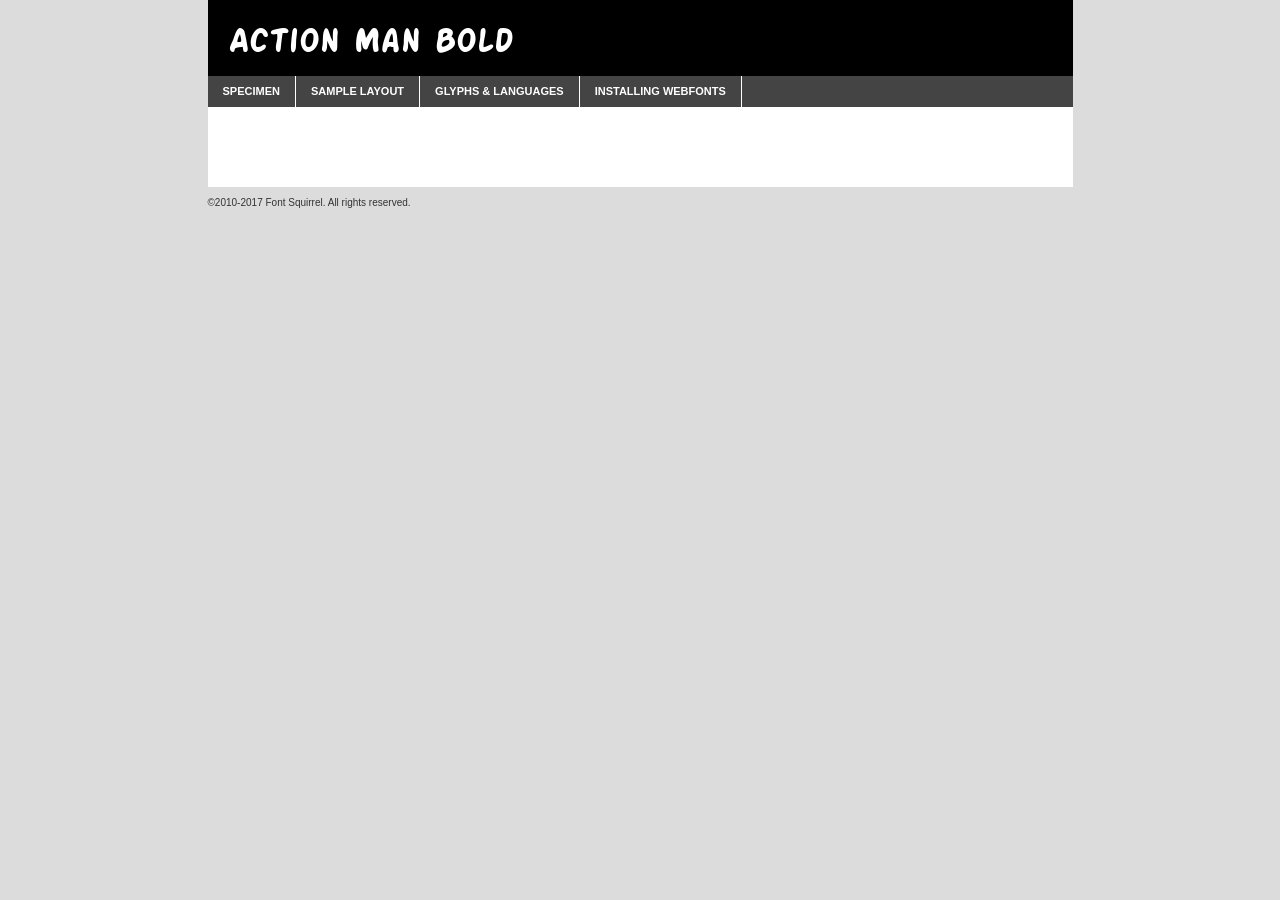
<file: fonts/action-man/action_man_bold-demo.html>
<!DOCTYPE html PUBLIC "-//W3C//DTD XHTML 1.0 Transitional//EN"
        "http://www.w3.org/TR/xhtml1/DTD/xhtml1-transitional.dtd">

<html xmlns="http://www.w3.org/1999/xhtml" xml:lang="en" lang="en">
<head>
    <meta http-equiv="Content-Type" content="text/html; charset=utf-8"/>
    <script src="http://ajax.googleapis.com/ajax/libs/jquery/1.7.2/jquery.min.js" type="text/javascript" charset="utf-8"></script>
    <script type="text/javascript">
		(function($) {
			$.fn.easyTabs = function(option) {
				var param = jQuery.extend({ fadeSpeed: 'fast', defaultContent: 1, activeClass: 'active' }, option);
				$(this).each(function() {
					var thisId = '#' + this.id;
					if ( param.defaultContent == '' )
					{
						param.defaultContent = 1;
					}
					if ( typeof param.defaultContent == 'number' )
					{
						var defaultTab = $(thisId + ' .tabs li:eq(' + (param.defaultContent - 1) + ') a').attr('href').substr(1);
					}
					else
					{
						var defaultTab = param.defaultContent;
					}
					$(thisId + ' .tabs li a').each(function() {
						var tabToHide = $(this).attr('href').substr(1);
						$('#' + tabToHide).addClass('easytabs-tab-content');
					});
					hideAll();
					changeContent(defaultTab);

					function hideAll() {$(thisId + ' .easytabs-tab-content').hide();}

					function changeContent(tabId)
					{
						hideAll();
						$(thisId + ' .tabs li').removeClass(param.activeClass);
						$(thisId + ' .tabs li a[href=#' + tabId + ']').closest('li').addClass(param.activeClass);
						if ( param.fadeSpeed != 'none' )
						{
							$(thisId + ' #' + tabId).fadeIn(param.fadeSpeed);
						}
						else
						{
							$(thisId + ' #' + tabId).show();
						}
					}

					$(thisId + ' .tabs li').click(function() {
						var tabId = $(this).find('a').attr('href').substr(1);
						changeContent(tabId);
						return false;
					});
				});
			}
		})(jQuery);
    </script>
    <link rel="stylesheet" href="specimen_files/specimen_stylesheet.css" type="text/css" charset="utf-8"/>
    <link rel="stylesheet" href="stylesheet.css" type="text/css" charset="utf-8"/>

    <style type="text/css">
        		body {
			font-family: 'action_manbold';
        		}

            </style>

    <title>Action Man Bold Specimen</title>


    <script type="text/javascript" charset="utf-8">
		$(document).ready(function() {
			$('#container').easyTabs({ defaultContent: 1 });
		});
    </script>
</head>

<body>
<div id="container">
    <div id="header">
		Action Man Bold    </div>
    <ul class="tabs">
        <li><a href="#specimen">Specimen</a></li>
        <li><a href="#layout">Sample Layout</a></li>
                <li><a href="#glyphs">Glyphs &amp; Languages</a></li>
        <li><a href="#installing">Installing Webfonts</a></li>

    </ul>

    <div id="main_content">


        <div id="specimen">

            <div class="section">
                <div class="grid12 firstcol">
                    <div class="huge">AaBb</div>
                </div>
            </div>

            <div class="section">
                <div class="glyph_range">A&#x200B;B&#x200b;C&#x200b;D&#x200b;E&#x200b;F&#x200b;G&#x200b;H&#x200b;I&#x200b;J&#x200b;K&#x200b;L&#x200b;M&#x200b;N&#x200b;O&#x200b;P&#x200b;Q&#x200b;R&#x200b;S&#x200b;T&#x200b;U&#x200b;V&#x200b;W&#x200b;X&#x200b;Y&#x200b;Z&#x200b;a&#x200b;b&#x200b;c&#x200b;d&#x200b;e&#x200b;f&#x200b;g&#x200b;h&#x200b;i&#x200b;j&#x200b;k&#x200b;l&#x200b;m&#x200b;n&#x200b;o&#x200b;p&#x200b;q&#x200b;r&#x200b;s&#x200b;t&#x200b;u&#x200b;v&#x200b;w&#x200b;x&#x200b;y&#x200b;z&#x200b;1&#x200b;2&#x200b;3&#x200b;4&#x200b;5&#x200b;6&#x200b;7&#x200b;8&#x200b;9&#x200b;0&#x200b;&amp;&#x200b;.&#x200b;,&#x200b;?&#x200b;!&#x200b;&#64;&#x200b;(&#x200b;)&#x200b;#&#x200b;$&#x200b;%&#x200b;*&#x200b;+&#x200b;-&#x200b;=&#x200b;:&#x200b;;</div>
            </div>
            <div class="section">
                <div class="grid12 firstcol">
                    <table class="sample_table">
                        <tr>
                            <td>10</td>
                            <td class="size10">abcdefghijklmnopqrstuvwxyzABCDEFGHIJKLMNOPQRSTUVWXYZ0123456789abcdefghijklmnopqrstuvwxyzABCDEFGHIJKLMNOPQRSTUVWXYZ0123456789abcdefghijklmnopqrstuvwxyzABCDEFGHIJKLMNOPQRSTUVWXYZ</td>
                        </tr>
                        <tr>
                            <td>11</td>
                            <td class="size11">abcdefghijklmnopqrstuvwxyzABCDEFGHIJKLMNOPQRSTUVWXYZ0123456789abcdefghijklmnopqrstuvwxyzABCDEFGHIJKLMNOPQRSTUVWXYZ0123456789abcdefghijklmnopqrstuvwxyzABCDEFGHIJKLMNOPQRSTUVWXYZ</td>
                        </tr>
                        <tr>
                            <td>12</td>
                            <td class="size12">abcdefghijklmnopqrstuvwxyzABCDEFGHIJKLMNOPQRSTUVWXYZ0123456789abcdefghijklmnopqrstuvwxyzABCDEFGHIJKLMNOPQRSTUVWXYZ0123456789abcdefghijklmnopqrstuvwxyzABCDEFGHIJKLMNOPQRSTUVWXYZ</td>
                        </tr>
                        <tr>
                            <td>13</td>
                            <td class="size13">abcdefghijklmnopqrstuvwxyzABCDEFGHIJKLMNOPQRSTUVWXYZ0123456789abcdefghijklmnopqrstuvwxyzABCDEFGHIJKLMNOPQRSTUVWXYZ0123456789abcdefghijklmnopqrstuvwxyzABCDEFGHIJKLMNOPQRSTUVWXYZ</td>
                        </tr>
                        <tr>
                            <td>14</td>
                            <td class="size14">abcdefghijklmnopqrstuvwxyzABCDEFGHIJKLMNOPQRSTUVWXYZ0123456789abcdefghijklmnopqrstuvwxyzABCDEFGHIJKLMNOPQRSTUVWXYZ0123456789abcdefghijklmnopqrstuvwxyzABCDEFGHIJKLMNOPQRSTUVWXYZ</td>
                        </tr>
                        <tr>
                            <td>16</td>
                            <td class="size16">abcdefghijklmnopqrstuvwxyzABCDEFGHIJKLMNOPQRSTUVWXYZ0123456789abcdefghijklmnopqrstuvwxyzABCDEFGHIJKLMNOPQRSTUVWXYZ</td>
                        </tr>
                        <tr>
                            <td>18</td>
                            <td class="size18">abcdefghijklmnopqrstuvwxyzABCDEFGHIJKLMNOPQRSTUVWXYZ0123456789abcdefghijklmnopqrstuvwxyzABCDEFGHIJKLMNOPQRSTUVWXYZ</td>
                        </tr>
                        <tr>
                            <td>20</td>
                            <td class="size20">abcdefghijklmnopqrstuvwxyzABCDEFGHIJKLMNOPQRSTUVWXYZ0123456789abcdefghijklmnopqrstuvwxyzABCDEFGHIJKLMNOPQRSTUVWXYZ</td>
                        </tr>
                        <tr>
                            <td>24</td>
                            <td class="size24">abcdefghijklmnopqrstuvwxyzABCDEFGHIJKLMNOPQRSTUVWXYZ0123456789abcdefghijklmnopqrstuvwxyzABCDEFGHIJKLMNOPQRSTUVWXYZ</td>
                        </tr>
                        <tr>
                            <td>30</td>
                            <td class="size30">abcdefghijklmnopqrstuvwxyzABCDEFGHIJKLMNOPQRSTUVWXYZ0123456789abcdefghijklmnopqrstuvwxyzABCDEFGHIJKLMNOPQRSTUVWXYZ</td>
                        </tr>
                        <tr>
                            <td>36</td>
                            <td class="size36">abcdefghijklmnopqrstuvwxyzABCDEFGHIJKLMNOPQRSTUVWXYZ0123456789abcdefghijklmnopqrstuvwxyzABCDEFGHIJKLMNOPQRSTUVWXYZ</td>
                        </tr>
                        <tr>
                            <td>48</td>
                            <td class="size48">abcdefghijklmnopqrstuvwxyzABCDEFGHIJKLMNOPQRSTUVWXYZ0123456789abcdefghijklmnopqrstuvwxyzABCDEFGHIJKLMNOPQRSTUVWXYZ</td>
                        </tr>
                        <tr>
                            <td>60</td>
                            <td class="size60">abcdefghijklmnopqrstuvwxyzABCDEFGHIJKLMNOPQRSTUVWXYZ0123456789abcdefghijklmnopqrstuvwxyzABCDEFGHIJKLMNOPQRSTUVWXYZ</td>
                        </tr>
                        <tr>
                            <td>72</td>
                            <td class="size72">abcdefghijklmnopqrstuvwxyzABCDEFGHIJKLMNOPQRSTUVWXYZ0123456789abcdefghijklmnopqrstuvwxyzABCDEFGHIJKLMNOPQRSTUVWXYZ</td>
                        </tr>
                        <tr>
                            <td>90</td>
                            <td class="size90">abcdefghijklmnopqrstuvwxyzABCDEFGHIJKLMNOPQRSTUVWXYZ0123456789abcdefghijklmnopqrstuvwxyzABCDEFGHIJKLMNOPQRSTUVWXYZ</td>
                        </tr>
                    </table>

                </div>

            </div>


            <div class="section" id="bodycomparison">


                <div id="xheight">
                    <div class="fontbody">&#x25FC;&#x25FC;&#x25FC;&#x25FC;&#x25FC;&#x25FC;&#x25FC;&#x25FC;&#x25FC;&#x25FC;&#x25FC;&#x25FC;&#x25FC;&#x25FC;&#x25FC;&#x25FC;&#x25FC;&#x25FC;&#x25FC;&#x25FC;&#x25FC;&#x25FC;&#x25FC;&#x25FC;&#x25FC;&#x25FC;&#x25FC;&#x25FC;&#x25FC;&#x25FC;&#x25FC;&#x25FC;&#x25FC;&#x25FC;&#x25FC;&#x25FC;&#x25FC;&#x25FC;&#x25FC;&#x25FC;&#x25FC;&#x25FC;&#x25FC;&#x25FC;&#x25FC;&#x25FC;&#x25FC;&#x25FC;&#x25FC;&#x25FC;&#x25FC;&#x25FC;&#x25FC;&#x25FC;&#x25FC;&#x25FC;&#x25FC;&#x25FC;&#x25FC;&#x25FC;&#x25FC;&#x25FC;&#x25FC;&#x25FC;&#x25FC;&#x25FC;&#x25FC;&#x25FC;&#x25FC;&#x25FC;&#x25FC;&#x25FC;&#x25FC;&#x25FC;&#x25FC;&#x25FC;&#x25FC;&#x25FC;&#x25FC;&#x25FC;&#x25FC;&#x25FC;&#x25FC;&#x25FC;&#x25FC;&#x25FC;&#x25FC;&#x25FC;&#x25FC;&#x25FC;&#x25FC;&#x25FC;&#x25FC;&#x25FC;&#x25FC;&#x25FC;&#x25FC;&#x25FC;&#x25FC;body</div>
                    <div class="arialbody">body</div>
                    <div class="verdanabody">body</div>
                    <div class="georgiabody">body</div>
                </div>
                <div class="fontbody" style="z-index:1">
                    body<span>Action Man Bold</span>
                </div>
                <div class="arialbody" style="z-index:1">
                    body<span>Arial</span>
                </div>
                <div class="verdanabody" style="z-index:1">
                    body<span>Verdana</span>
                </div>
                <div class="georgiabody" style="z-index:1">
                    body<span>Georgia</span>
                </div>


            </div>


            <div class="section psample psample_row1" id="">

                <div class="grid2 firstcol">
                    <p class="size10"><span>10.</span>Aenean lacinia bibendum nulla sed consectetur. Fusce dapibus, tellus ac cursus commodo, tortor mauris condimentum nibh, ut fermentum massa justo sit amet risus. Nullam id dolor id nibh ultricies vehicula ut id elit. Cum sociis natoque penatibus et magnis dis parturient montes, nascetur ridiculus mus. Nulla vitae elit libero, a pharetra augue.</p>

                </div>
                <div class="grid3">
                    <p class="size11"><span>11.</span>Aenean lacinia bibendum nulla sed consectetur. Fusce dapibus, tellus ac cursus commodo, tortor mauris condimentum nibh, ut fermentum massa justo sit amet risus. Nullam id dolor id nibh ultricies vehicula ut id elit. Cum sociis natoque penatibus et magnis dis parturient montes, nascetur ridiculus mus. Nulla vitae elit libero, a pharetra augue.</p>

                </div>
                <div class="grid3">
                    <p class="size12"><span>12.</span>Aenean lacinia bibendum nulla sed consectetur. Fusce dapibus, tellus ac cursus commodo, tortor mauris condimentum nibh, ut fermentum massa justo sit amet risus. Nullam id dolor id nibh ultricies vehicula ut id elit. Cum sociis natoque penatibus et magnis dis parturient montes, nascetur ridiculus mus. Nulla vitae elit libero, a pharetra augue.</p>

                </div>
                <div class="grid4">
                    <p class="size13"><span>13.</span>Aenean lacinia bibendum nulla sed consectetur. Fusce dapibus, tellus ac cursus commodo, tortor mauris condimentum nibh, ut fermentum massa justo sit amet risus. Nullam id dolor id nibh ultricies vehicula ut id elit. Cum sociis natoque penatibus et magnis dis parturient montes, nascetur ridiculus mus. Nulla vitae elit libero, a pharetra augue.</p>

                </div>
                <div class="white_blend"></div>

            </div>
            <div class="section psample psample_row2" id="">
                <div class="grid3 firstcol">
                    <p class="size14"><span>14.</span>Aenean lacinia bibendum nulla sed consectetur. Fusce dapibus, tellus ac cursus commodo, tortor mauris condimentum nibh, ut fermentum massa justo sit amet risus. Nullam id dolor id nibh ultricies vehicula ut id elit. Cum sociis natoque penatibus et magnis dis parturient montes, nascetur ridiculus mus. Nulla vitae elit libero, a pharetra augue.</p>

                </div>
                <div class="grid4">
                    <p class="size16"><span>16.</span>Aenean lacinia bibendum nulla sed consectetur. Fusce dapibus, tellus ac cursus commodo, tortor mauris condimentum nibh, ut fermentum massa justo sit amet risus. Nullam id dolor id nibh ultricies vehicula ut id elit. Cum sociis natoque penatibus et magnis dis parturient montes, nascetur ridiculus mus. Nulla vitae elit libero, a pharetra augue.</p>

                </div>
                <div class="grid5">
                    <p class="size18"><span>18.</span>Aenean lacinia bibendum nulla sed consectetur. Fusce dapibus, tellus ac cursus commodo, tortor mauris condimentum nibh, ut fermentum massa justo sit amet risus. Nullam id dolor id nibh ultricies vehicula ut id elit. Cum sociis natoque penatibus et magnis dis parturient montes, nascetur ridiculus mus. Nulla vitae elit libero, a pharetra augue.</p>

                </div>

                <div class="white_blend"></div>

            </div>

            <div class="section psample psample_row3" id="">
                <div class="grid5 firstcol">
                    <p class="size20"><span>20.</span>Aenean lacinia bibendum nulla sed consectetur. Fusce dapibus, tellus ac cursus commodo, tortor mauris condimentum nibh, ut fermentum massa justo sit amet risus. Nullam id dolor id nibh ultricies vehicula ut id elit. Cum sociis natoque penatibus et magnis dis parturient montes, nascetur ridiculus mus. Nulla vitae elit libero, a pharetra augue.</p>
                </div>
                <div class="grid7">
                    <p class="size24"><span>24.</span>Aenean lacinia bibendum nulla sed consectetur. Fusce dapibus, tellus ac cursus commodo, tortor mauris condimentum nibh, ut fermentum massa justo sit amet risus. Nullam id dolor id nibh ultricies vehicula ut id elit. Cum sociis natoque penatibus et magnis dis parturient montes, nascetur ridiculus mus. Nulla vitae elit libero, a pharetra augue.</p>
                </div>

                <div class="white_blend"></div>

            </div>

            <div class="section psample psample_row4" id="">
                <div class="grid12 firstcol">
                    <p class="size30"><span>30.</span>Aenean lacinia bibendum nulla sed consectetur. Fusce dapibus, tellus ac cursus commodo, tortor mauris condimentum nibh, ut fermentum massa justo sit amet risus. Nullam id dolor id nibh ultricies vehicula ut id elit. Cum sociis natoque penatibus et magnis dis parturient montes, nascetur ridiculus mus. Nulla vitae elit libero, a pharetra augue.</p>
                </div>
                <div class="white_blend"></div>

            </div>


            <div class="section psample psample_row1 fullreverse">
                <div class="grid2 firstcol">
                    <p class="size10"><span>10.</span>Aenean lacinia bibendum nulla sed consectetur. Fusce dapibus, tellus ac cursus commodo, tortor mauris condimentum nibh, ut fermentum massa justo sit amet risus. Nullam id dolor id nibh ultricies vehicula ut id elit. Cum sociis natoque penatibus et magnis dis parturient montes, nascetur ridiculus mus. Nulla vitae elit libero, a pharetra augue.</p>

                </div>
                <div class="grid3">
                    <p class="size11"><span>11.</span>Aenean lacinia bibendum nulla sed consectetur. Fusce dapibus, tellus ac cursus commodo, tortor mauris condimentum nibh, ut fermentum massa justo sit amet risus. Nullam id dolor id nibh ultricies vehicula ut id elit. Cum sociis natoque penatibus et magnis dis parturient montes, nascetur ridiculus mus. Nulla vitae elit libero, a pharetra augue.</p>

                </div>
                <div class="grid3">
                    <p class="size12"><span>12.</span>Aenean lacinia bibendum nulla sed consectetur. Fusce dapibus, tellus ac cursus commodo, tortor mauris condimentum nibh, ut fermentum massa justo sit amet risus. Nullam id dolor id nibh ultricies vehicula ut id elit. Cum sociis natoque penatibus et magnis dis parturient montes, nascetur ridiculus mus. Nulla vitae elit libero, a pharetra augue.</p>

                </div>
                <div class="grid4">
                    <p class="size13"><span>13.</span>Aenean lacinia bibendum nulla sed consectetur. Fusce dapibus, tellus ac cursus commodo, tortor mauris condimentum nibh, ut fermentum massa justo sit amet risus. Nullam id dolor id nibh ultricies vehicula ut id elit. Cum sociis natoque penatibus et magnis dis parturient montes, nascetur ridiculus mus. Nulla vitae elit libero, a pharetra augue.</p>

                </div>
                <div class="black_blend"></div>

            </div>

            <div class="section psample psample_row2 fullreverse">
                <div class="grid3 firstcol">
                    <p class="size14"><span>14.</span>Aenean lacinia bibendum nulla sed consectetur. Fusce dapibus, tellus ac cursus commodo, tortor mauris condimentum nibh, ut fermentum massa justo sit amet risus. Nullam id dolor id nibh ultricies vehicula ut id elit. Cum sociis natoque penatibus et magnis dis parturient montes, nascetur ridiculus mus. Nulla vitae elit libero, a pharetra augue.</p>

                </div>
                <div class="grid4">
                    <p class="size16"><span>16.</span>Aenean lacinia bibendum nulla sed consectetur. Fusce dapibus, tellus ac cursus commodo, tortor mauris condimentum nibh, ut fermentum massa justo sit amet risus. Nullam id dolor id nibh ultricies vehicula ut id elit. Cum sociis natoque penatibus et magnis dis parturient montes, nascetur ridiculus mus. Nulla vitae elit libero, a pharetra augue.</p>

                </div>
                <div class="grid5">
                    <p class="size18"><span>18.</span>Aenean lacinia bibendum nulla sed consectetur. Fusce dapibus, tellus ac cursus commodo, tortor mauris condimentum nibh, ut fermentum massa justo sit amet risus. Nullam id dolor id nibh ultricies vehicula ut id elit. Cum sociis natoque penatibus et magnis dis parturient montes, nascetur ridiculus mus. Nulla vitae elit libero, a pharetra augue.</p>

                </div>
                <div class="black_blend"></div>

            </div>

            <div class="section psample fullreverse psample_row3" id="">
                <div class="grid5 firstcol">
                    <p class="size20"><span>20.</span>Aenean lacinia bibendum nulla sed consectetur. Fusce dapibus, tellus ac cursus commodo, tortor mauris condimentum nibh, ut fermentum massa justo sit amet risus. Nullam id dolor id nibh ultricies vehicula ut id elit. Cum sociis natoque penatibus et magnis dis parturient montes, nascetur ridiculus mus. Nulla vitae elit libero, a pharetra augue.</p>
                </div>
                <div class="grid7">
                    <p class="size24"><span>24.</span>Aenean lacinia bibendum nulla sed consectetur. Fusce dapibus, tellus ac cursus commodo, tortor mauris condimentum nibh, ut fermentum massa justo sit amet risus. Nullam id dolor id nibh ultricies vehicula ut id elit. Cum sociis natoque penatibus et magnis dis parturient montes, nascetur ridiculus mus. Nulla vitae elit libero, a pharetra augue.</p>
                </div>

                <div class="black_blend"></div>

            </div>

            <div class="section psample fullreverse psample_row4" id="" style="border-bottom: 20px #000 solid;">
                <div class="grid12 firstcol">
                    <p class="size30"><span>30.</span>Aenean lacinia bibendum nulla sed consectetur. Fusce dapibus, tellus ac cursus commodo, tortor mauris condimentum nibh, ut fermentum massa justo sit amet risus. Nullam id dolor id nibh ultricies vehicula ut id elit. Cum sociis natoque penatibus et magnis dis parturient montes, nascetur ridiculus mus. Nulla vitae elit libero, a pharetra augue.</p>
                </div>
                <div class="black_blend"></div>

            </div>


        </div>

        <div id="layout">

            <div class="section">

                <div class="grid12 firstcol">
                    <h1>Lorem Ipsum Dolor</h1>
                    <h2>Etiam porta sem malesuada magna mollis euismod</h2>

                    <p class="byline">By <a href="#link">Aenean Lacinia</a></p>
                </div>
            </div>
            <div class="section">
                <div class="grid8 firstcol">
                    <p class="large">Donec sed odio dui. Morbi leo risus, porta ac consectetur ac, vestibulum at eros. Fusce dapibus, tellus ac cursus commodo, tortor mauris condimentum nibh, ut fermentum massa justo sit amet risus. </p>


                    <h3>Pellentesque ornare sem</h3>

                    <p>Maecenas sed diam eget risus varius blandit sit amet non magna. Maecenas faucibus mollis interdum. Donec ullamcorper nulla non metus auctor fringilla. Nullam id dolor id nibh ultricies vehicula ut id elit. Nullam id dolor id nibh ultricies vehicula ut id elit. </p>

                    <p>Aenean eu leo quam. Pellentesque ornare sem lacinia quam venenatis vestibulum. Lorem ipsum dolor sit amet, consectetur adipiscing elit. Cum sociis natoque penatibus et magnis dis parturient montes, nascetur ridiculus mus. </p>

                    <p>Nulla vitae elit libero, a pharetra augue. Praesent commodo cursus magna, vel scelerisque nisl consectetur et. Aenean lacinia bibendum nulla sed consectetur. </p>

                    <p>Nullam quis risus eget urna mollis ornare vel eu leo. Nullam quis risus eget urna mollis ornare vel eu leo. Maecenas sed diam eget risus varius blandit sit amet non magna. Donec ullamcorper nulla non metus auctor fringilla. </p>

                    <h3>Cras mattis consectetur</h3>

                    <p>Aenean eu leo quam. Pellentesque ornare sem lacinia quam venenatis vestibulum. Aenean lacinia bibendum nulla sed consectetur. Integer posuere erat a ante venenatis dapibus posuere velit aliquet. Cras mattis consectetur purus sit amet fermentum. </p>

                    <p>Nullam id dolor id nibh ultricies vehicula ut id elit. Nullam quis risus eget urna mollis ornare vel eu leo. Cras mattis consectetur purus sit amet fermentum.</p>
                </div>

                <div class="grid4 sidebar">

                    <div class="box reverse">
                        <p class="last">Nullam quis risus eget urna mollis ornare vel eu leo. Donec ullamcorper nulla non metus auctor fringilla. Cras mattis consectetur purus sit amet fermentum. Sed posuere consectetur est at lobortis. Lorem ipsum dolor sit amet, consectetur adipiscing elit. </p>
                    </div>

                    <p class="caption">Maecenas sed diam eget risus varius.</p>

                    <p>Vestibulum id ligula porta felis euismod semper. Integer posuere erat a ante venenatis dapibus posuere velit aliquet. Vestibulum id ligula porta felis euismod semper. Sed posuere consectetur est at lobortis. Maecenas sed diam eget risus varius blandit sit amet non magna. Fusce dapibus, tellus ac cursus commodo, tortor mauris condimentum nibh, ut fermentum massa justo sit amet risus. </p>


                    <p>Duis mollis, est non commodo luctus, nisi erat porttitor ligula, eget lacinia odio sem nec elit. Aenean lacinia bibendum nulla sed consectetur. Vivamus sagittis lacus vel augue laoreet rutrum faucibus dolor auctor. Aenean lacinia bibendum nulla sed consectetur. Nullam quis risus eget urna mollis ornare vel eu leo. </p>

                    <p>Praesent commodo cursus magna, vel scelerisque nisl consectetur et. Donec ullamcorper nulla non metus auctor fringilla. Maecenas faucibus mollis interdum. Fusce dapibus, tellus ac cursus commodo, tortor mauris condimentum nibh, ut fermentum massa justo sit amet risus. </p>

                </div>
            </div>

        </div>


		

        <div id="glyphs">
            <div class="section">
                <div class="grid12 firstcol">

                    <h1>Language Support</h1>
                    <p>The subset of Action Man Bold in this kit supports the following languages:<br/>

						Breton, Chamorro, Danish, Dutch, English, Finnish, Frisian, Galician, German, Italian, Malagasy, Norwegian, Spanish, Alsatian, Aragonese, Arapaho, Arrernte, Asturian, Aymara, Bislama, Cebuano, Corsican, Fijian, French_creole, Gilbertese, Greenlandic, Haitian_creole, Hiligaynon, Hmong, Hopi, Ibanag, Iloko_ilokano, Indonesian, Interglossa_glosa, Interlingua, Irish_gaelic, Lojban, Lombard, Luxembourgeois, Mohawk, Norfolk_pitcairnese, Oromo, Pangasinan, Papiamento, Piedmontese, Potawatomi, Rhaeto-romance, Romansh, Rotokas, Sami_lule, Scots_gaelic, Seychelles_creole, Shona, Somali, Southern_ndebele, Swahili, Swati_swazi, Tagalog_filipino_pilipino, Tetum, Tok_pisin, Uyghur_latinized, Volapuk, Warlpiri, Xhosa, Yapese, Zulu, Latinbasic, Ubasic, Demo                    </p>
                    <h1>Glyph Chart</h1>
                    <p>The subset of Action Man Bold in this kit includes all the glyphs listed below. Unicode entities are included above each glyph to help you insert individual characters into your layout.</p>
                    <div id="glyph_chart">

						                            							                                <div><p>&amp;#32;</p>&#32;</div>
																				                                <div><p>&amp;#33;</p>&#33;</div>
																				                                <div><p>&amp;#34;</p>&#34;</div>
																				                                <div><p>&amp;#35;</p>&#35;</div>
																				                                <div><p>&amp;#36;</p>&#36;</div>
																				                                <div><p>&amp;#37;</p>&#37;</div>
																				                                <div><p>&amp;#38;</p>&#38;</div>
																				                                <div><p>&amp;#39;</p>&#39;</div>
																				                                <div><p>&amp;#40;</p>&#40;</div>
																				                                <div><p>&amp;#41;</p>&#41;</div>
																				                                <div><p>&amp;#42;</p>&#42;</div>
																				                                <div><p>&amp;#43;</p>&#43;</div>
																				                                <div><p>&amp;#44;</p>&#44;</div>
																				                                <div><p>&amp;#45;</p>&#45;</div>
																				                                <div><p>&amp;#46;</p>&#46;</div>
																				                                <div><p>&amp;#47;</p>&#47;</div>
																				                                <div><p>&amp;#48;</p>&#48;</div>
																				                                <div><p>&amp;#49;</p>&#49;</div>
																				                                <div><p>&amp;#50;</p>&#50;</div>
																				                                <div><p>&amp;#51;</p>&#51;</div>
																				                                <div><p>&amp;#52;</p>&#52;</div>
																				                                <div><p>&amp;#53;</p>&#53;</div>
																				                                <div><p>&amp;#54;</p>&#54;</div>
																				                                <div><p>&amp;#55;</p>&#55;</div>
																				                                <div><p>&amp;#56;</p>&#56;</div>
																				                                <div><p>&amp;#57;</p>&#57;</div>
																				                                <div><p>&amp;#58;</p>&#58;</div>
																				                                <div><p>&amp;#59;</p>&#59;</div>
																				                                <div><p>&amp;#60;</p>&#60;</div>
																				                                <div><p>&amp;#61;</p>&#61;</div>
																				                                <div><p>&amp;#62;</p>&#62;</div>
																				                                <div><p>&amp;#63;</p>&#63;</div>
																				                                <div><p>&amp;#64;</p>&#64;</div>
																				                                <div><p>&amp;#65;</p>&#65;</div>
																				                                <div><p>&amp;#66;</p>&#66;</div>
																				                                <div><p>&amp;#67;</p>&#67;</div>
																				                                <div><p>&amp;#68;</p>&#68;</div>
																				                                <div><p>&amp;#69;</p>&#69;</div>
																				                                <div><p>&amp;#70;</p>&#70;</div>
																				                                <div><p>&amp;#71;</p>&#71;</div>
																				                                <div><p>&amp;#72;</p>&#72;</div>
																				                                <div><p>&amp;#73;</p>&#73;</div>
																				                                <div><p>&amp;#74;</p>&#74;</div>
																				                                <div><p>&amp;#75;</p>&#75;</div>
																				                                <div><p>&amp;#76;</p>&#76;</div>
																				                                <div><p>&amp;#77;</p>&#77;</div>
																				                                <div><p>&amp;#78;</p>&#78;</div>
																				                                <div><p>&amp;#79;</p>&#79;</div>
																				                                <div><p>&amp;#80;</p>&#80;</div>
																				                                <div><p>&amp;#81;</p>&#81;</div>
																				                                <div><p>&amp;#82;</p>&#82;</div>
																				                                <div><p>&amp;#83;</p>&#83;</div>
																				                                <div><p>&amp;#84;</p>&#84;</div>
																				                                <div><p>&amp;#85;</p>&#85;</div>
																				                                <div><p>&amp;#86;</p>&#86;</div>
																				                                <div><p>&amp;#87;</p>&#87;</div>
																				                                <div><p>&amp;#88;</p>&#88;</div>
																				                                <div><p>&amp;#89;</p>&#89;</div>
																				                                <div><p>&amp;#90;</p>&#90;</div>
																				                                <div><p>&amp;#91;</p>&#91;</div>
																				                                <div><p>&amp;#92;</p>&#92;</div>
																				                                <div><p>&amp;#93;</p>&#93;</div>
																				                                <div><p>&amp;#94;</p>&#94;</div>
																				                                <div><p>&amp;#95;</p>&#95;</div>
																				                                <div><p>&amp;#96;</p>&#96;</div>
																				                                <div><p>&amp;#97;</p>&#97;</div>
																				                                <div><p>&amp;#98;</p>&#98;</div>
																				                                <div><p>&amp;#99;</p>&#99;</div>
																				                                <div><p>&amp;#100;</p>&#100;</div>
																				                                <div><p>&amp;#101;</p>&#101;</div>
																				                                <div><p>&amp;#102;</p>&#102;</div>
																				                                <div><p>&amp;#103;</p>&#103;</div>
																				                                <div><p>&amp;#104;</p>&#104;</div>
																				                                <div><p>&amp;#105;</p>&#105;</div>
																				                                <div><p>&amp;#106;</p>&#106;</div>
																				                                <div><p>&amp;#107;</p>&#107;</div>
																				                                <div><p>&amp;#108;</p>&#108;</div>
																				                                <div><p>&amp;#109;</p>&#109;</div>
																				                                <div><p>&amp;#110;</p>&#110;</div>
																				                                <div><p>&amp;#111;</p>&#111;</div>
																				                                <div><p>&amp;#112;</p>&#112;</div>
																				                                <div><p>&amp;#113;</p>&#113;</div>
																				                                <div><p>&amp;#114;</p>&#114;</div>
																				                                <div><p>&amp;#115;</p>&#115;</div>
																				                                <div><p>&amp;#116;</p>&#116;</div>
																				                                <div><p>&amp;#117;</p>&#117;</div>
																				                                <div><p>&amp;#118;</p>&#118;</div>
																				                                <div><p>&amp;#119;</p>&#119;</div>
																				                                <div><p>&amp;#120;</p>&#120;</div>
																				                                <div><p>&amp;#121;</p>&#121;</div>
																				                                <div><p>&amp;#122;</p>&#122;</div>
																				                                <div><p>&amp;#123;</p>&#123;</div>
																				                                <div><p>&amp;#124;</p>&#124;</div>
																				                                <div><p>&amp;#125;</p>&#125;</div>
																				                                <div><p>&amp;#126;</p>&#126;</div>
																				                                <div><p>&amp;#160;</p>&#160;</div>
																				                                <div><p>&amp;#161;</p>&#161;</div>
																				                                <div><p>&amp;#162;</p>&#162;</div>
																				                                <div><p>&amp;#163;</p>&#163;</div>
																				                                <div><p>&amp;#164;</p>&#164;</div>
																				                                <div><p>&amp;#165;</p>&#165;</div>
																				                                <div><p>&amp;#166;</p>&#166;</div>
																				                                <div><p>&amp;#168;</p>&#168;</div>
																				                                <div><p>&amp;#169;</p>&#169;</div>
																				                                <div><p>&amp;#171;</p>&#171;</div>
																				                                <div><p>&amp;#173;</p>&#173;</div>
																				                                <div><p>&amp;#174;</p>&#174;</div>
																				                                <div><p>&amp;#176;</p>&#176;</div>
																				                                <div><p>&amp;#177;</p>&#177;</div>
																				                                <div><p>&amp;#180;</p>&#180;</div>
																				                                <div><p>&amp;#182;</p>&#182;</div>
																				                                <div><p>&amp;#183;</p>&#183;</div>
																				                                <div><p>&amp;#187;</p>&#187;</div>
																				                                <div><p>&amp;#191;</p>&#191;</div>
																				                                <div><p>&amp;#192;</p>&#192;</div>
																				                                <div><p>&amp;#193;</p>&#193;</div>
																				                                <div><p>&amp;#194;</p>&#194;</div>
																				                                <div><p>&amp;#195;</p>&#195;</div>
																				                                <div><p>&amp;#196;</p>&#196;</div>
																				                                <div><p>&amp;#197;</p>&#197;</div>
																				                                <div><p>&amp;#198;</p>&#198;</div>
																				                                <div><p>&amp;#200;</p>&#200;</div>
																				                                <div><p>&amp;#201;</p>&#201;</div>
																				                                <div><p>&amp;#202;</p>&#202;</div>
																				                                <div><p>&amp;#203;</p>&#203;</div>
																				                                <div><p>&amp;#204;</p>&#204;</div>
																				                                <div><p>&amp;#205;</p>&#205;</div>
																				                                <div><p>&amp;#206;</p>&#206;</div>
																				                                <div><p>&amp;#207;</p>&#207;</div>
																				                                <div><p>&amp;#209;</p>&#209;</div>
																				                                <div><p>&amp;#210;</p>&#210;</div>
																				                                <div><p>&amp;#211;</p>&#211;</div>
																				                                <div><p>&amp;#212;</p>&#212;</div>
																				                                <div><p>&amp;#213;</p>&#213;</div>
																				                                <div><p>&amp;#214;</p>&#214;</div>
																				                                <div><p>&amp;#215;</p>&#215;</div>
																				                                <div><p>&amp;#216;</p>&#216;</div>
																				                                <div><p>&amp;#217;</p>&#217;</div>
																				                                <div><p>&amp;#218;</p>&#218;</div>
																				                                <div><p>&amp;#219;</p>&#219;</div>
																				                                <div><p>&amp;#220;</p>&#220;</div>
																				                                <div><p>&amp;#221;</p>&#221;</div>
																				                                <div><p>&amp;#222;</p>&#222;</div>
																				                                <div><p>&amp;#223;</p>&#223;</div>
																				                                <div><p>&amp;#224;</p>&#224;</div>
																				                                <div><p>&amp;#225;</p>&#225;</div>
																				                                <div><p>&amp;#226;</p>&#226;</div>
																				                                <div><p>&amp;#227;</p>&#227;</div>
																				                                <div><p>&amp;#228;</p>&#228;</div>
																				                                <div><p>&amp;#229;</p>&#229;</div>
																				                                <div><p>&amp;#230;</p>&#230;</div>
																				                                <div><p>&amp;#232;</p>&#232;</div>
																				                                <div><p>&amp;#233;</p>&#233;</div>
																				                                <div><p>&amp;#234;</p>&#234;</div>
																				                                <div><p>&amp;#235;</p>&#235;</div>
																				                                <div><p>&amp;#236;</p>&#236;</div>
																				                                <div><p>&amp;#237;</p>&#237;</div>
																				                                <div><p>&amp;#238;</p>&#238;</div>
																				                                <div><p>&amp;#239;</p>&#239;</div>
																				                                <div><p>&amp;#241;</p>&#241;</div>
																				                                <div><p>&amp;#242;</p>&#242;</div>
																				                                <div><p>&amp;#243;</p>&#243;</div>
																				                                <div><p>&amp;#244;</p>&#244;</div>
																				                                <div><p>&amp;#245;</p>&#245;</div>
																				                                <div><p>&amp;#246;</p>&#246;</div>
																				                                <div><p>&amp;#247;</p>&#247;</div>
																				                                <div><p>&amp;#248;</p>&#248;</div>
																				                                <div><p>&amp;#249;</p>&#249;</div>
																				                                <div><p>&amp;#250;</p>&#250;</div>
																				                                <div><p>&amp;#251;</p>&#251;</div>
																				                                <div><p>&amp;#252;</p>&#252;</div>
																				                                <div><p>&amp;#253;</p>&#253;</div>
																				                                <div><p>&amp;#254;</p>&#254;</div>
																				                                <div><p>&amp;#255;</p>&#255;</div>
																				                                <div><p>&amp;#338;</p>&#338;</div>
																				                                <div><p>&amp;#339;</p>&#339;</div>
																				                                <div><p>&amp;#376;</p>&#376;</div>
																				                                <div><p>&amp;#710;</p>&#710;</div>
																				                                <div><p>&amp;#732;</p>&#732;</div>
																				                                <div><p>&amp;#8192;</p>&#8192;</div>
																				                                <div><p>&amp;#8193;</p>&#8193;</div>
																				                                <div><p>&amp;#8194;</p>&#8194;</div>
																				                                <div><p>&amp;#8195;</p>&#8195;</div>
																				                                <div><p>&amp;#8196;</p>&#8196;</div>
																				                                <div><p>&amp;#8197;</p>&#8197;</div>
																				                                <div><p>&amp;#8198;</p>&#8198;</div>
																				                                <div><p>&amp;#8199;</p>&#8199;</div>
																				                                <div><p>&amp;#8200;</p>&#8200;</div>
																				                                <div><p>&amp;#8201;</p>&#8201;</div>
																				                                <div><p>&amp;#8202;</p>&#8202;</div>
																				                                <div><p>&amp;#8208;</p>&#8208;</div>
																				                                <div><p>&amp;#8209;</p>&#8209;</div>
																				                                <div><p>&amp;#8210;</p>&#8210;</div>
																				                                <div><p>&amp;#8211;</p>&#8211;</div>
																				                                <div><p>&amp;#8212;</p>&#8212;</div>
																				                                <div><p>&amp;#8216;</p>&#8216;</div>
																				                                <div><p>&amp;#8217;</p>&#8217;</div>
																				                                <div><p>&amp;#8218;</p>&#8218;</div>
																				                                <div><p>&amp;#8220;</p>&#8220;</div>
																				                                <div><p>&amp;#8221;</p>&#8221;</div>
																				                                <div><p>&amp;#8222;</p>&#8222;</div>
																				                                <div><p>&amp;#8226;</p>&#8226;</div>
																				                                <div><p>&amp;#8230;</p>&#8230;</div>
																				                                <div><p>&amp;#8239;</p>&#8239;</div>
																				                                <div><p>&amp;#8249;</p>&#8249;</div>
																				                                <div><p>&amp;#8250;</p>&#8250;</div>
																				                                <div><p>&amp;#8287;</p>&#8287;</div>
																				                                <div><p>&amp;#8364;</p>&#8364;</div>
																				                                <div><p>&amp;#8482;</p>&#8482;</div>
																				                                <div><p>&amp;#9724;</p>&#9724;</div>
																																																										                    </div>
                </div>


            </div>
        </div>


        <div id="specs">

        </div>

        <div id="installing">
            <div class="section">
                <div class="grid7 firstcol">
                    <h1>Installing Webfonts</h1>

                    <p>Webfonts are supported by all major browser platforms but not all in the same way. There are currently four different font formats that must be included in order to target all browsers. This includes TTF, WOFF, EOT and SVG.</p>

                    <h2>1. Upload your webfonts</h2>
                    <p>You must upload your webfont kit to your website. They should be in or near the same directory as your CSS files.</p>

                    <h2>2. Include the webfont stylesheet</h2>
                    <p>A special CSS @font-face declaration helps the various browsers select the appropriate font it needs without causing you a bunch of headaches. Learn more about this syntax by reading the <a href="https://www.fontspring.com/blog/further-hardening-of-the-bulletproof-syntax">Fontspring blog post</a> about it. The code for it is as follows:</p>


                    <code>
                        @font-face{
                        font-family: 'MyWebFont';
                        src: url('WebFont.eot');
                        src: url('WebFont.eot?#iefix') format('embedded-opentype'),
                        url('WebFont.woff') format('woff'),
                        url('WebFont.ttf') format('truetype'),
                        url('WebFont.svg#webfont') format('svg');
                        }
                    </code>

                    <p>We've already gone ahead and generated the code for you. All you have to do is link to the stylesheet in your HTML, like this:</p>
                    <code>&lt;link rel=&quot;stylesheet&quot; href=&quot;stylesheet.css&quot; type=&quot;text/css&quot; charset=&quot;utf-8&quot; /&gt;</code>

                    <h2>3. Modify your own stylesheet</h2>
                    <p>To take advantage of your new fonts, you must tell your stylesheet to use them. Look at the original @font-face declaration above and find the property called "font-family." The name linked there will be what you use to reference the font. Prepend that webfont name to the font stack in the "font-family" property, inside the selector you want to change. For example:</p>
                    <code>p { font-family: 'WebFont', Arial, sans-serif; }</code>

                    <h2>4. Test</h2>
                    <p>Getting webfonts to work cross-browser <em>can</em> be tricky. Use the information in the sidebar to help you if you find that fonts aren't loading in a particular browser.</p>
                </div>

                <div class="grid5 sidebar">
                    <div class="box">
                        <h2>Troubleshooting<br/>Font-Face Problems</h2>
                        <p>Having trouble getting your webfonts to load in your new website? Here are some tips to sort out what might be the problem.</p>

                        <h3>Fonts not showing in any browser</h3>

                        <p>This sounds like you need to work on the plumbing. You either did not upload the fonts to the correct directory, or you did not link the fonts properly in the CSS. If you've confirmed that all this is correct and you still have a problem, take a look at your .htaccess file and see if requests are getting intercepted.</p>

                        <h3>Fonts not loading in iPhone or iPad</h3>

                        <p>The most common problem here is that you are serving the fonts from an IIS server. IIS refuses to serve files that have unknown MIME types. If that is the case, you must set the MIME type for SVG to "image/svg+xml" in the server settings. Follow these instructions from Microsoft if you need help.</p>

                        <h3>Fonts not loading in Firefox</h3>

                        <p>The primary reason for this failure? You are still using a version Firefox older than 3.5. So upgrade already! If that isn't it, then you are very likely serving fonts from a different domain. Firefox requires that all font assets be served from the same domain. Lastly it is possible that you need to add WOFF to your list of MIME types (if you are serving via IIS.)</p>

                        <h3>Fonts not loading in IE</h3>

                        <p>Are you looking at Internet Explorer on an actual Windows machine or are you cheating by using a service like Adobe BrowserLab? Many of these screenshot services do not render @font-face for IE. Best to test it on a real machine.</p>

                        <h3>Fonts not loading in IE9</h3>

                        <p>IE9, like Firefox, requires that fonts be served from the same domain as the website. Make sure that is the case.</p>
                    </div>
                </div>
            </div>

        </div>

    </div>
    <div id="footer">
        <p>&copy;2010-2017 Font Squirrel. All rights reserved.</p>
    </div>
</div>
</body>
</html>
</file>
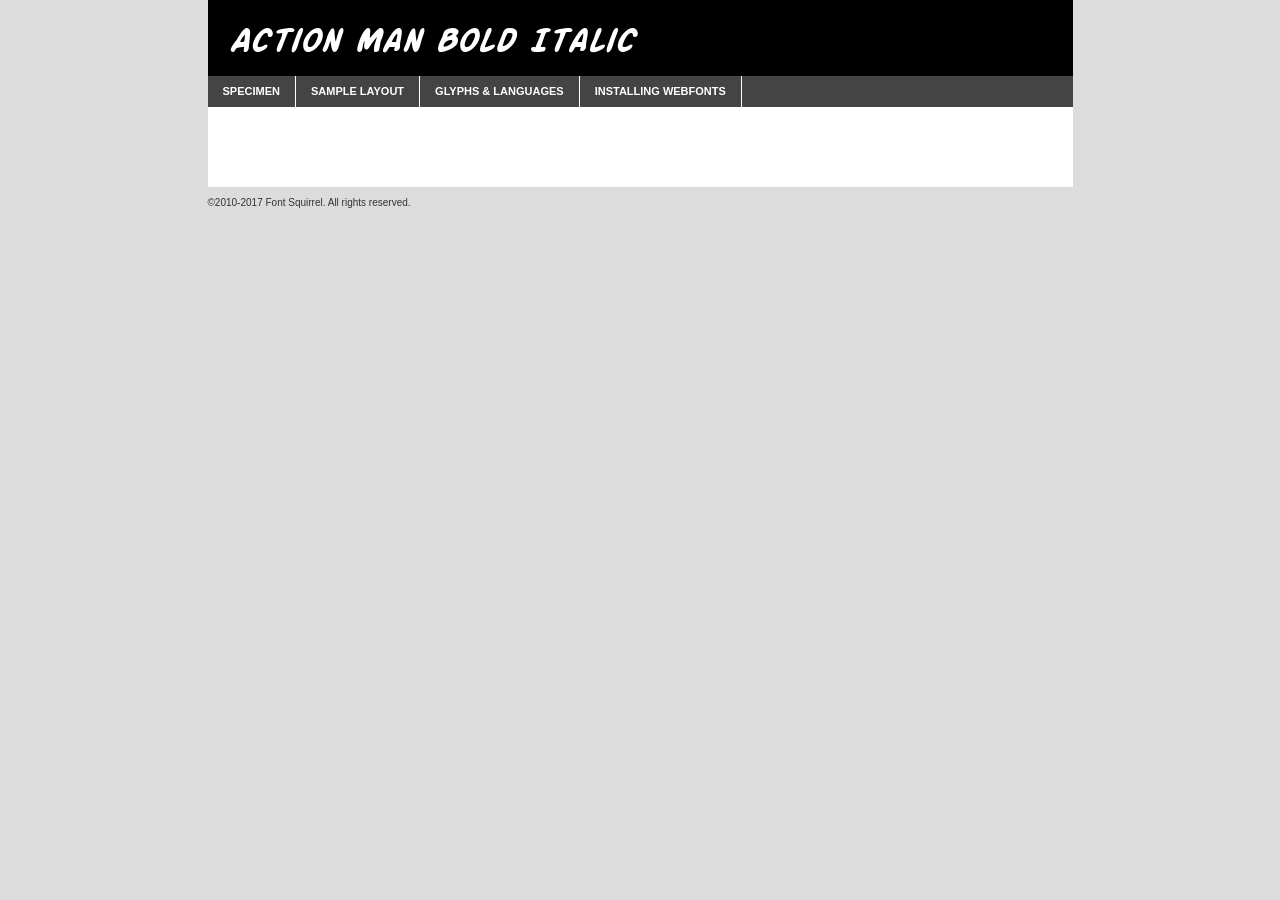
<file: fonts/action-man/action_man_bold_italic-demo.html>
<!DOCTYPE html PUBLIC "-//W3C//DTD XHTML 1.0 Transitional//EN"
        "http://www.w3.org/TR/xhtml1/DTD/xhtml1-transitional.dtd">

<html xmlns="http://www.w3.org/1999/xhtml" xml:lang="en" lang="en">
<head>
    <meta http-equiv="Content-Type" content="text/html; charset=utf-8"/>
    <script src="http://ajax.googleapis.com/ajax/libs/jquery/1.7.2/jquery.min.js" type="text/javascript" charset="utf-8"></script>
    <script type="text/javascript">
		(function($) {
			$.fn.easyTabs = function(option) {
				var param = jQuery.extend({ fadeSpeed: 'fast', defaultContent: 1, activeClass: 'active' }, option);
				$(this).each(function() {
					var thisId = '#' + this.id;
					if ( param.defaultContent == '' )
					{
						param.defaultContent = 1;
					}
					if ( typeof param.defaultContent == 'number' )
					{
						var defaultTab = $(thisId + ' .tabs li:eq(' + (param.defaultContent - 1) + ') a').attr('href').substr(1);
					}
					else
					{
						var defaultTab = param.defaultContent;
					}
					$(thisId + ' .tabs li a').each(function() {
						var tabToHide = $(this).attr('href').substr(1);
						$('#' + tabToHide).addClass('easytabs-tab-content');
					});
					hideAll();
					changeContent(defaultTab);

					function hideAll() {$(thisId + ' .easytabs-tab-content').hide();}

					function changeContent(tabId)
					{
						hideAll();
						$(thisId + ' .tabs li').removeClass(param.activeClass);
						$(thisId + ' .tabs li a[href=#' + tabId + ']').closest('li').addClass(param.activeClass);
						if ( param.fadeSpeed != 'none' )
						{
							$(thisId + ' #' + tabId).fadeIn(param.fadeSpeed);
						}
						else
						{
							$(thisId + ' #' + tabId).show();
						}
					}

					$(thisId + ' .tabs li').click(function() {
						var tabId = $(this).find('a').attr('href').substr(1);
						changeContent(tabId);
						return false;
					});
				});
			}
		})(jQuery);
    </script>
    <link rel="stylesheet" href="specimen_files/specimen_stylesheet.css" type="text/css" charset="utf-8"/>
    <link rel="stylesheet" href="stylesheet.css" type="text/css" charset="utf-8"/>

    <style type="text/css">
        		body {
			font-family: 'action_manbold_italic';
        		}

            </style>

    <title>Action Man Bold Italic Specimen</title>


    <script type="text/javascript" charset="utf-8">
		$(document).ready(function() {
			$('#container').easyTabs({ defaultContent: 1 });
		});
    </script>
</head>

<body>
<div id="container">
    <div id="header">
		Action Man Bold Italic    </div>
    <ul class="tabs">
        <li><a href="#specimen">Specimen</a></li>
        <li><a href="#layout">Sample Layout</a></li>
                <li><a href="#glyphs">Glyphs &amp; Languages</a></li>
        <li><a href="#installing">Installing Webfonts</a></li>

    </ul>

    <div id="main_content">


        <div id="specimen">

            <div class="section">
                <div class="grid12 firstcol">
                    <div class="huge">AaBb</div>
                </div>
            </div>

            <div class="section">
                <div class="glyph_range">A&#x200B;B&#x200b;C&#x200b;D&#x200b;E&#x200b;F&#x200b;G&#x200b;H&#x200b;I&#x200b;J&#x200b;K&#x200b;L&#x200b;M&#x200b;N&#x200b;O&#x200b;P&#x200b;Q&#x200b;R&#x200b;S&#x200b;T&#x200b;U&#x200b;V&#x200b;W&#x200b;X&#x200b;Y&#x200b;Z&#x200b;a&#x200b;b&#x200b;c&#x200b;d&#x200b;e&#x200b;f&#x200b;g&#x200b;h&#x200b;i&#x200b;j&#x200b;k&#x200b;l&#x200b;m&#x200b;n&#x200b;o&#x200b;p&#x200b;q&#x200b;r&#x200b;s&#x200b;t&#x200b;u&#x200b;v&#x200b;w&#x200b;x&#x200b;y&#x200b;z&#x200b;1&#x200b;2&#x200b;3&#x200b;4&#x200b;5&#x200b;6&#x200b;7&#x200b;8&#x200b;9&#x200b;0&#x200b;&amp;&#x200b;.&#x200b;,&#x200b;?&#x200b;!&#x200b;&#64;&#x200b;(&#x200b;)&#x200b;#&#x200b;$&#x200b;%&#x200b;*&#x200b;+&#x200b;-&#x200b;=&#x200b;:&#x200b;;</div>
            </div>
            <div class="section">
                <div class="grid12 firstcol">
                    <table class="sample_table">
                        <tr>
                            <td>10</td>
                            <td class="size10">abcdefghijklmnopqrstuvwxyzABCDEFGHIJKLMNOPQRSTUVWXYZ0123456789abcdefghijklmnopqrstuvwxyzABCDEFGHIJKLMNOPQRSTUVWXYZ0123456789abcdefghijklmnopqrstuvwxyzABCDEFGHIJKLMNOPQRSTUVWXYZ</td>
                        </tr>
                        <tr>
                            <td>11</td>
                            <td class="size11">abcdefghijklmnopqrstuvwxyzABCDEFGHIJKLMNOPQRSTUVWXYZ0123456789abcdefghijklmnopqrstuvwxyzABCDEFGHIJKLMNOPQRSTUVWXYZ0123456789abcdefghijklmnopqrstuvwxyzABCDEFGHIJKLMNOPQRSTUVWXYZ</td>
                        </tr>
                        <tr>
                            <td>12</td>
                            <td class="size12">abcdefghijklmnopqrstuvwxyzABCDEFGHIJKLMNOPQRSTUVWXYZ0123456789abcdefghijklmnopqrstuvwxyzABCDEFGHIJKLMNOPQRSTUVWXYZ0123456789abcdefghijklmnopqrstuvwxyzABCDEFGHIJKLMNOPQRSTUVWXYZ</td>
                        </tr>
                        <tr>
                            <td>13</td>
                            <td class="size13">abcdefghijklmnopqrstuvwxyzABCDEFGHIJKLMNOPQRSTUVWXYZ0123456789abcdefghijklmnopqrstuvwxyzABCDEFGHIJKLMNOPQRSTUVWXYZ0123456789abcdefghijklmnopqrstuvwxyzABCDEFGHIJKLMNOPQRSTUVWXYZ</td>
                        </tr>
                        <tr>
                            <td>14</td>
                            <td class="size14">abcdefghijklmnopqrstuvwxyzABCDEFGHIJKLMNOPQRSTUVWXYZ0123456789abcdefghijklmnopqrstuvwxyzABCDEFGHIJKLMNOPQRSTUVWXYZ0123456789abcdefghijklmnopqrstuvwxyzABCDEFGHIJKLMNOPQRSTUVWXYZ</td>
                        </tr>
                        <tr>
                            <td>16</td>
                            <td class="size16">abcdefghijklmnopqrstuvwxyzABCDEFGHIJKLMNOPQRSTUVWXYZ0123456789abcdefghijklmnopqrstuvwxyzABCDEFGHIJKLMNOPQRSTUVWXYZ</td>
                        </tr>
                        <tr>
                            <td>18</td>
                            <td class="size18">abcdefghijklmnopqrstuvwxyzABCDEFGHIJKLMNOPQRSTUVWXYZ0123456789abcdefghijklmnopqrstuvwxyzABCDEFGHIJKLMNOPQRSTUVWXYZ</td>
                        </tr>
                        <tr>
                            <td>20</td>
                            <td class="size20">abcdefghijklmnopqrstuvwxyzABCDEFGHIJKLMNOPQRSTUVWXYZ0123456789abcdefghijklmnopqrstuvwxyzABCDEFGHIJKLMNOPQRSTUVWXYZ</td>
                        </tr>
                        <tr>
                            <td>24</td>
                            <td class="size24">abcdefghijklmnopqrstuvwxyzABCDEFGHIJKLMNOPQRSTUVWXYZ0123456789abcdefghijklmnopqrstuvwxyzABCDEFGHIJKLMNOPQRSTUVWXYZ</td>
                        </tr>
                        <tr>
                            <td>30</td>
                            <td class="size30">abcdefghijklmnopqrstuvwxyzABCDEFGHIJKLMNOPQRSTUVWXYZ0123456789abcdefghijklmnopqrstuvwxyzABCDEFGHIJKLMNOPQRSTUVWXYZ</td>
                        </tr>
                        <tr>
                            <td>36</td>
                            <td class="size36">abcdefghijklmnopqrstuvwxyzABCDEFGHIJKLMNOPQRSTUVWXYZ0123456789abcdefghijklmnopqrstuvwxyzABCDEFGHIJKLMNOPQRSTUVWXYZ</td>
                        </tr>
                        <tr>
                            <td>48</td>
                            <td class="size48">abcdefghijklmnopqrstuvwxyzABCDEFGHIJKLMNOPQRSTUVWXYZ0123456789abcdefghijklmnopqrstuvwxyzABCDEFGHIJKLMNOPQRSTUVWXYZ</td>
                        </tr>
                        <tr>
                            <td>60</td>
                            <td class="size60">abcdefghijklmnopqrstuvwxyzABCDEFGHIJKLMNOPQRSTUVWXYZ0123456789abcdefghijklmnopqrstuvwxyzABCDEFGHIJKLMNOPQRSTUVWXYZ</td>
                        </tr>
                        <tr>
                            <td>72</td>
                            <td class="size72">abcdefghijklmnopqrstuvwxyzABCDEFGHIJKLMNOPQRSTUVWXYZ0123456789abcdefghijklmnopqrstuvwxyzABCDEFGHIJKLMNOPQRSTUVWXYZ</td>
                        </tr>
                        <tr>
                            <td>90</td>
                            <td class="size90">abcdefghijklmnopqrstuvwxyzABCDEFGHIJKLMNOPQRSTUVWXYZ0123456789abcdefghijklmnopqrstuvwxyzABCDEFGHIJKLMNOPQRSTUVWXYZ</td>
                        </tr>
                    </table>

                </div>

            </div>


            <div class="section" id="bodycomparison">


                <div id="xheight">
                    <div class="fontbody">&#x25FC;&#x25FC;&#x25FC;&#x25FC;&#x25FC;&#x25FC;&#x25FC;&#x25FC;&#x25FC;&#x25FC;&#x25FC;&#x25FC;&#x25FC;&#x25FC;&#x25FC;&#x25FC;&#x25FC;&#x25FC;&#x25FC;&#x25FC;&#x25FC;&#x25FC;&#x25FC;&#x25FC;&#x25FC;&#x25FC;&#x25FC;&#x25FC;&#x25FC;&#x25FC;&#x25FC;&#x25FC;&#x25FC;&#x25FC;&#x25FC;&#x25FC;&#x25FC;&#x25FC;&#x25FC;&#x25FC;&#x25FC;&#x25FC;&#x25FC;&#x25FC;&#x25FC;&#x25FC;&#x25FC;&#x25FC;&#x25FC;&#x25FC;&#x25FC;&#x25FC;&#x25FC;&#x25FC;&#x25FC;&#x25FC;&#x25FC;&#x25FC;&#x25FC;&#x25FC;&#x25FC;&#x25FC;&#x25FC;&#x25FC;&#x25FC;&#x25FC;&#x25FC;&#x25FC;&#x25FC;&#x25FC;&#x25FC;&#x25FC;&#x25FC;&#x25FC;&#x25FC;&#x25FC;&#x25FC;&#x25FC;&#x25FC;&#x25FC;&#x25FC;&#x25FC;&#x25FC;&#x25FC;&#x25FC;&#x25FC;&#x25FC;&#x25FC;&#x25FC;&#x25FC;&#x25FC;&#x25FC;&#x25FC;&#x25FC;&#x25FC;&#x25FC;&#x25FC;&#x25FC;&#x25FC;body</div>
                    <div class="arialbody">body</div>
                    <div class="verdanabody">body</div>
                    <div class="georgiabody">body</div>
                </div>
                <div class="fontbody" style="z-index:1">
                    body<span>Action Man Bold Italic</span>
                </div>
                <div class="arialbody" style="z-index:1">
                    body<span>Arial</span>
                </div>
                <div class="verdanabody" style="z-index:1">
                    body<span>Verdana</span>
                </div>
                <div class="georgiabody" style="z-index:1">
                    body<span>Georgia</span>
                </div>


            </div>


            <div class="section psample psample_row1" id="">

                <div class="grid2 firstcol">
                    <p class="size10"><span>10.</span>Aenean lacinia bibendum nulla sed consectetur. Fusce dapibus, tellus ac cursus commodo, tortor mauris condimentum nibh, ut fermentum massa justo sit amet risus. Nullam id dolor id nibh ultricies vehicula ut id elit. Cum sociis natoque penatibus et magnis dis parturient montes, nascetur ridiculus mus. Nulla vitae elit libero, a pharetra augue.</p>

                </div>
                <div class="grid3">
                    <p class="size11"><span>11.</span>Aenean lacinia bibendum nulla sed consectetur. Fusce dapibus, tellus ac cursus commodo, tortor mauris condimentum nibh, ut fermentum massa justo sit amet risus. Nullam id dolor id nibh ultricies vehicula ut id elit. Cum sociis natoque penatibus et magnis dis parturient montes, nascetur ridiculus mus. Nulla vitae elit libero, a pharetra augue.</p>

                </div>
                <div class="grid3">
                    <p class="size12"><span>12.</span>Aenean lacinia bibendum nulla sed consectetur. Fusce dapibus, tellus ac cursus commodo, tortor mauris condimentum nibh, ut fermentum massa justo sit amet risus. Nullam id dolor id nibh ultricies vehicula ut id elit. Cum sociis natoque penatibus et magnis dis parturient montes, nascetur ridiculus mus. Nulla vitae elit libero, a pharetra augue.</p>

                </div>
                <div class="grid4">
                    <p class="size13"><span>13.</span>Aenean lacinia bibendum nulla sed consectetur. Fusce dapibus, tellus ac cursus commodo, tortor mauris condimentum nibh, ut fermentum massa justo sit amet risus. Nullam id dolor id nibh ultricies vehicula ut id elit. Cum sociis natoque penatibus et magnis dis parturient montes, nascetur ridiculus mus. Nulla vitae elit libero, a pharetra augue.</p>

                </div>
                <div class="white_blend"></div>

            </div>
            <div class="section psample psample_row2" id="">
                <div class="grid3 firstcol">
                    <p class="size14"><span>14.</span>Aenean lacinia bibendum nulla sed consectetur. Fusce dapibus, tellus ac cursus commodo, tortor mauris condimentum nibh, ut fermentum massa justo sit amet risus. Nullam id dolor id nibh ultricies vehicula ut id elit. Cum sociis natoque penatibus et magnis dis parturient montes, nascetur ridiculus mus. Nulla vitae elit libero, a pharetra augue.</p>

                </div>
                <div class="grid4">
                    <p class="size16"><span>16.</span>Aenean lacinia bibendum nulla sed consectetur. Fusce dapibus, tellus ac cursus commodo, tortor mauris condimentum nibh, ut fermentum massa justo sit amet risus. Nullam id dolor id nibh ultricies vehicula ut id elit. Cum sociis natoque penatibus et magnis dis parturient montes, nascetur ridiculus mus. Nulla vitae elit libero, a pharetra augue.</p>

                </div>
                <div class="grid5">
                    <p class="size18"><span>18.</span>Aenean lacinia bibendum nulla sed consectetur. Fusce dapibus, tellus ac cursus commodo, tortor mauris condimentum nibh, ut fermentum massa justo sit amet risus. Nullam id dolor id nibh ultricies vehicula ut id elit. Cum sociis natoque penatibus et magnis dis parturient montes, nascetur ridiculus mus. Nulla vitae elit libero, a pharetra augue.</p>

                </div>

                <div class="white_blend"></div>

            </div>

            <div class="section psample psample_row3" id="">
                <div class="grid5 firstcol">
                    <p class="size20"><span>20.</span>Aenean lacinia bibendum nulla sed consectetur. Fusce dapibus, tellus ac cursus commodo, tortor mauris condimentum nibh, ut fermentum massa justo sit amet risus. Nullam id dolor id nibh ultricies vehicula ut id elit. Cum sociis natoque penatibus et magnis dis parturient montes, nascetur ridiculus mus. Nulla vitae elit libero, a pharetra augue.</p>
                </div>
                <div class="grid7">
                    <p class="size24"><span>24.</span>Aenean lacinia bibendum nulla sed consectetur. Fusce dapibus, tellus ac cursus commodo, tortor mauris condimentum nibh, ut fermentum massa justo sit amet risus. Nullam id dolor id nibh ultricies vehicula ut id elit. Cum sociis natoque penatibus et magnis dis parturient montes, nascetur ridiculus mus. Nulla vitae elit libero, a pharetra augue.</p>
                </div>

                <div class="white_blend"></div>

            </div>

            <div class="section psample psample_row4" id="">
                <div class="grid12 firstcol">
                    <p class="size30"><span>30.</span>Aenean lacinia bibendum nulla sed consectetur. Fusce dapibus, tellus ac cursus commodo, tortor mauris condimentum nibh, ut fermentum massa justo sit amet risus. Nullam id dolor id nibh ultricies vehicula ut id elit. Cum sociis natoque penatibus et magnis dis parturient montes, nascetur ridiculus mus. Nulla vitae elit libero, a pharetra augue.</p>
                </div>
                <div class="white_blend"></div>

            </div>


            <div class="section psample psample_row1 fullreverse">
                <div class="grid2 firstcol">
                    <p class="size10"><span>10.</span>Aenean lacinia bibendum nulla sed consectetur. Fusce dapibus, tellus ac cursus commodo, tortor mauris condimentum nibh, ut fermentum massa justo sit amet risus. Nullam id dolor id nibh ultricies vehicula ut id elit. Cum sociis natoque penatibus et magnis dis parturient montes, nascetur ridiculus mus. Nulla vitae elit libero, a pharetra augue.</p>

                </div>
                <div class="grid3">
                    <p class="size11"><span>11.</span>Aenean lacinia bibendum nulla sed consectetur. Fusce dapibus, tellus ac cursus commodo, tortor mauris condimentum nibh, ut fermentum massa justo sit amet risus. Nullam id dolor id nibh ultricies vehicula ut id elit. Cum sociis natoque penatibus et magnis dis parturient montes, nascetur ridiculus mus. Nulla vitae elit libero, a pharetra augue.</p>

                </div>
                <div class="grid3">
                    <p class="size12"><span>12.</span>Aenean lacinia bibendum nulla sed consectetur. Fusce dapibus, tellus ac cursus commodo, tortor mauris condimentum nibh, ut fermentum massa justo sit amet risus. Nullam id dolor id nibh ultricies vehicula ut id elit. Cum sociis natoque penatibus et magnis dis parturient montes, nascetur ridiculus mus. Nulla vitae elit libero, a pharetra augue.</p>

                </div>
                <div class="grid4">
                    <p class="size13"><span>13.</span>Aenean lacinia bibendum nulla sed consectetur. Fusce dapibus, tellus ac cursus commodo, tortor mauris condimentum nibh, ut fermentum massa justo sit amet risus. Nullam id dolor id nibh ultricies vehicula ut id elit. Cum sociis natoque penatibus et magnis dis parturient montes, nascetur ridiculus mus. Nulla vitae elit libero, a pharetra augue.</p>

                </div>
                <div class="black_blend"></div>

            </div>

            <div class="section psample psample_row2 fullreverse">
                <div class="grid3 firstcol">
                    <p class="size14"><span>14.</span>Aenean lacinia bibendum nulla sed consectetur. Fusce dapibus, tellus ac cursus commodo, tortor mauris condimentum nibh, ut fermentum massa justo sit amet risus. Nullam id dolor id nibh ultricies vehicula ut id elit. Cum sociis natoque penatibus et magnis dis parturient montes, nascetur ridiculus mus. Nulla vitae elit libero, a pharetra augue.</p>

                </div>
                <div class="grid4">
                    <p class="size16"><span>16.</span>Aenean lacinia bibendum nulla sed consectetur. Fusce dapibus, tellus ac cursus commodo, tortor mauris condimentum nibh, ut fermentum massa justo sit amet risus. Nullam id dolor id nibh ultricies vehicula ut id elit. Cum sociis natoque penatibus et magnis dis parturient montes, nascetur ridiculus mus. Nulla vitae elit libero, a pharetra augue.</p>

                </div>
                <div class="grid5">
                    <p class="size18"><span>18.</span>Aenean lacinia bibendum nulla sed consectetur. Fusce dapibus, tellus ac cursus commodo, tortor mauris condimentum nibh, ut fermentum massa justo sit amet risus. Nullam id dolor id nibh ultricies vehicula ut id elit. Cum sociis natoque penatibus et magnis dis parturient montes, nascetur ridiculus mus. Nulla vitae elit libero, a pharetra augue.</p>

                </div>
                <div class="black_blend"></div>

            </div>

            <div class="section psample fullreverse psample_row3" id="">
                <div class="grid5 firstcol">
                    <p class="size20"><span>20.</span>Aenean lacinia bibendum nulla sed consectetur. Fusce dapibus, tellus ac cursus commodo, tortor mauris condimentum nibh, ut fermentum massa justo sit amet risus. Nullam id dolor id nibh ultricies vehicula ut id elit. Cum sociis natoque penatibus et magnis dis parturient montes, nascetur ridiculus mus. Nulla vitae elit libero, a pharetra augue.</p>
                </div>
                <div class="grid7">
                    <p class="size24"><span>24.</span>Aenean lacinia bibendum nulla sed consectetur. Fusce dapibus, tellus ac cursus commodo, tortor mauris condimentum nibh, ut fermentum massa justo sit amet risus. Nullam id dolor id nibh ultricies vehicula ut id elit. Cum sociis natoque penatibus et magnis dis parturient montes, nascetur ridiculus mus. Nulla vitae elit libero, a pharetra augue.</p>
                </div>

                <div class="black_blend"></div>

            </div>

            <div class="section psample fullreverse psample_row4" id="" style="border-bottom: 20px #000 solid;">
                <div class="grid12 firstcol">
                    <p class="size30"><span>30.</span>Aenean lacinia bibendum nulla sed consectetur. Fusce dapibus, tellus ac cursus commodo, tortor mauris condimentum nibh, ut fermentum massa justo sit amet risus. Nullam id dolor id nibh ultricies vehicula ut id elit. Cum sociis natoque penatibus et magnis dis parturient montes, nascetur ridiculus mus. Nulla vitae elit libero, a pharetra augue.</p>
                </div>
                <div class="black_blend"></div>

            </div>


        </div>

        <div id="layout">

            <div class="section">

                <div class="grid12 firstcol">
                    <h1>Lorem Ipsum Dolor</h1>
                    <h2>Etiam porta sem malesuada magna mollis euismod</h2>

                    <p class="byline">By <a href="#link">Aenean Lacinia</a></p>
                </div>
            </div>
            <div class="section">
                <div class="grid8 firstcol">
                    <p class="large">Donec sed odio dui. Morbi leo risus, porta ac consectetur ac, vestibulum at eros. Fusce dapibus, tellus ac cursus commodo, tortor mauris condimentum nibh, ut fermentum massa justo sit amet risus. </p>


                    <h3>Pellentesque ornare sem</h3>

                    <p>Maecenas sed diam eget risus varius blandit sit amet non magna. Maecenas faucibus mollis interdum. Donec ullamcorper nulla non metus auctor fringilla. Nullam id dolor id nibh ultricies vehicula ut id elit. Nullam id dolor id nibh ultricies vehicula ut id elit. </p>

                    <p>Aenean eu leo quam. Pellentesque ornare sem lacinia quam venenatis vestibulum. Lorem ipsum dolor sit amet, consectetur adipiscing elit. Cum sociis natoque penatibus et magnis dis parturient montes, nascetur ridiculus mus. </p>

                    <p>Nulla vitae elit libero, a pharetra augue. Praesent commodo cursus magna, vel scelerisque nisl consectetur et. Aenean lacinia bibendum nulla sed consectetur. </p>

                    <p>Nullam quis risus eget urna mollis ornare vel eu leo. Nullam quis risus eget urna mollis ornare vel eu leo. Maecenas sed diam eget risus varius blandit sit amet non magna. Donec ullamcorper nulla non metus auctor fringilla. </p>

                    <h3>Cras mattis consectetur</h3>

                    <p>Aenean eu leo quam. Pellentesque ornare sem lacinia quam venenatis vestibulum. Aenean lacinia bibendum nulla sed consectetur. Integer posuere erat a ante venenatis dapibus posuere velit aliquet. Cras mattis consectetur purus sit amet fermentum. </p>

                    <p>Nullam id dolor id nibh ultricies vehicula ut id elit. Nullam quis risus eget urna mollis ornare vel eu leo. Cras mattis consectetur purus sit amet fermentum.</p>
                </div>

                <div class="grid4 sidebar">

                    <div class="box reverse">
                        <p class="last">Nullam quis risus eget urna mollis ornare vel eu leo. Donec ullamcorper nulla non metus auctor fringilla. Cras mattis consectetur purus sit amet fermentum. Sed posuere consectetur est at lobortis. Lorem ipsum dolor sit amet, consectetur adipiscing elit. </p>
                    </div>

                    <p class="caption">Maecenas sed diam eget risus varius.</p>

                    <p>Vestibulum id ligula porta felis euismod semper. Integer posuere erat a ante venenatis dapibus posuere velit aliquet. Vestibulum id ligula porta felis euismod semper. Sed posuere consectetur est at lobortis. Maecenas sed diam eget risus varius blandit sit amet non magna. Fusce dapibus, tellus ac cursus commodo, tortor mauris condimentum nibh, ut fermentum massa justo sit amet risus. </p>


                    <p>Duis mollis, est non commodo luctus, nisi erat porttitor ligula, eget lacinia odio sem nec elit. Aenean lacinia bibendum nulla sed consectetur. Vivamus sagittis lacus vel augue laoreet rutrum faucibus dolor auctor. Aenean lacinia bibendum nulla sed consectetur. Nullam quis risus eget urna mollis ornare vel eu leo. </p>

                    <p>Praesent commodo cursus magna, vel scelerisque nisl consectetur et. Donec ullamcorper nulla non metus auctor fringilla. Maecenas faucibus mollis interdum. Fusce dapibus, tellus ac cursus commodo, tortor mauris condimentum nibh, ut fermentum massa justo sit amet risus. </p>

                </div>
            </div>

        </div>


		

        <div id="glyphs">
            <div class="section">
                <div class="grid12 firstcol">

                    <h1>Language Support</h1>
                    <p>The subset of Action Man Bold Italic in this kit supports the following languages:<br/>

						Breton, Chamorro, Danish, Dutch, English, Finnish, Frisian, Galician, German, Italian, Malagasy, Norwegian, Spanish, Alsatian, Aragonese, Arapaho, Arrernte, Asturian, Aymara, Bislama, Cebuano, Corsican, Fijian, French_creole, Gilbertese, Greenlandic, Haitian_creole, Hiligaynon, Hmong, Hopi, Ibanag, Iloko_ilokano, Indonesian, Interglossa_glosa, Interlingua, Irish_gaelic, Lojban, Lombard, Luxembourgeois, Mohawk, Norfolk_pitcairnese, Oromo, Pangasinan, Papiamento, Piedmontese, Potawatomi, Rhaeto-romance, Romansh, Rotokas, Sami_lule, Scots_gaelic, Seychelles_creole, Shona, Somali, Southern_ndebele, Swahili, Swati_swazi, Tagalog_filipino_pilipino, Tetum, Tok_pisin, Uyghur_latinized, Volapuk, Warlpiri, Xhosa, Yapese, Zulu, Latinbasic, Ubasic, Demo                    </p>
                    <h1>Glyph Chart</h1>
                    <p>The subset of Action Man Bold Italic in this kit includes all the glyphs listed below. Unicode entities are included above each glyph to help you insert individual characters into your layout.</p>
                    <div id="glyph_chart">

						                            							                                <div><p>&amp;#32;</p>&#32;</div>
																				                                <div><p>&amp;#33;</p>&#33;</div>
																				                                <div><p>&amp;#34;</p>&#34;</div>
																				                                <div><p>&amp;#35;</p>&#35;</div>
																				                                <div><p>&amp;#36;</p>&#36;</div>
																				                                <div><p>&amp;#37;</p>&#37;</div>
																				                                <div><p>&amp;#38;</p>&#38;</div>
																				                                <div><p>&amp;#39;</p>&#39;</div>
																				                                <div><p>&amp;#40;</p>&#40;</div>
																				                                <div><p>&amp;#41;</p>&#41;</div>
																				                                <div><p>&amp;#42;</p>&#42;</div>
																				                                <div><p>&amp;#43;</p>&#43;</div>
																				                                <div><p>&amp;#44;</p>&#44;</div>
																				                                <div><p>&amp;#45;</p>&#45;</div>
																				                                <div><p>&amp;#46;</p>&#46;</div>
																				                                <div><p>&amp;#47;</p>&#47;</div>
																				                                <div><p>&amp;#48;</p>&#48;</div>
																				                                <div><p>&amp;#49;</p>&#49;</div>
																				                                <div><p>&amp;#50;</p>&#50;</div>
																				                                <div><p>&amp;#51;</p>&#51;</div>
																				                                <div><p>&amp;#52;</p>&#52;</div>
																				                                <div><p>&amp;#53;</p>&#53;</div>
																				                                <div><p>&amp;#54;</p>&#54;</div>
																				                                <div><p>&amp;#55;</p>&#55;</div>
																				                                <div><p>&amp;#56;</p>&#56;</div>
																				                                <div><p>&amp;#57;</p>&#57;</div>
																				                                <div><p>&amp;#58;</p>&#58;</div>
																				                                <div><p>&amp;#59;</p>&#59;</div>
																				                                <div><p>&amp;#60;</p>&#60;</div>
																				                                <div><p>&amp;#61;</p>&#61;</div>
																				                                <div><p>&amp;#62;</p>&#62;</div>
																				                                <div><p>&amp;#63;</p>&#63;</div>
																				                                <div><p>&amp;#64;</p>&#64;</div>
																				                                <div><p>&amp;#65;</p>&#65;</div>
																				                                <div><p>&amp;#66;</p>&#66;</div>
																				                                <div><p>&amp;#67;</p>&#67;</div>
																				                                <div><p>&amp;#68;</p>&#68;</div>
																				                                <div><p>&amp;#69;</p>&#69;</div>
																				                                <div><p>&amp;#70;</p>&#70;</div>
																				                                <div><p>&amp;#71;</p>&#71;</div>
																				                                <div><p>&amp;#72;</p>&#72;</div>
																				                                <div><p>&amp;#73;</p>&#73;</div>
																				                                <div><p>&amp;#74;</p>&#74;</div>
																				                                <div><p>&amp;#75;</p>&#75;</div>
																				                                <div><p>&amp;#76;</p>&#76;</div>
																				                                <div><p>&amp;#77;</p>&#77;</div>
																				                                <div><p>&amp;#78;</p>&#78;</div>
																				                                <div><p>&amp;#79;</p>&#79;</div>
																				                                <div><p>&amp;#80;</p>&#80;</div>
																				                                <div><p>&amp;#81;</p>&#81;</div>
																				                                <div><p>&amp;#82;</p>&#82;</div>
																				                                <div><p>&amp;#83;</p>&#83;</div>
																				                                <div><p>&amp;#84;</p>&#84;</div>
																				                                <div><p>&amp;#85;</p>&#85;</div>
																				                                <div><p>&amp;#86;</p>&#86;</div>
																				                                <div><p>&amp;#87;</p>&#87;</div>
																				                                <div><p>&amp;#88;</p>&#88;</div>
																				                                <div><p>&amp;#89;</p>&#89;</div>
																				                                <div><p>&amp;#90;</p>&#90;</div>
																				                                <div><p>&amp;#91;</p>&#91;</div>
																				                                <div><p>&amp;#92;</p>&#92;</div>
																				                                <div><p>&amp;#93;</p>&#93;</div>
																				                                <div><p>&amp;#94;</p>&#94;</div>
																				                                <div><p>&amp;#95;</p>&#95;</div>
																				                                <div><p>&amp;#96;</p>&#96;</div>
																				                                <div><p>&amp;#97;</p>&#97;</div>
																				                                <div><p>&amp;#98;</p>&#98;</div>
																				                                <div><p>&amp;#99;</p>&#99;</div>
																				                                <div><p>&amp;#100;</p>&#100;</div>
																				                                <div><p>&amp;#101;</p>&#101;</div>
																				                                <div><p>&amp;#102;</p>&#102;</div>
																				                                <div><p>&amp;#103;</p>&#103;</div>
																				                                <div><p>&amp;#104;</p>&#104;</div>
																				                                <div><p>&amp;#105;</p>&#105;</div>
																				                                <div><p>&amp;#106;</p>&#106;</div>
																				                                <div><p>&amp;#107;</p>&#107;</div>
																				                                <div><p>&amp;#108;</p>&#108;</div>
																				                                <div><p>&amp;#109;</p>&#109;</div>
																				                                <div><p>&amp;#110;</p>&#110;</div>
																				                                <div><p>&amp;#111;</p>&#111;</div>
																				                                <div><p>&amp;#112;</p>&#112;</div>
																				                                <div><p>&amp;#113;</p>&#113;</div>
																				                                <div><p>&amp;#114;</p>&#114;</div>
																				                                <div><p>&amp;#115;</p>&#115;</div>
																				                                <div><p>&amp;#116;</p>&#116;</div>
																				                                <div><p>&amp;#117;</p>&#117;</div>
																				                                <div><p>&amp;#118;</p>&#118;</div>
																				                                <div><p>&amp;#119;</p>&#119;</div>
																				                                <div><p>&amp;#120;</p>&#120;</div>
																				                                <div><p>&amp;#121;</p>&#121;</div>
																				                                <div><p>&amp;#122;</p>&#122;</div>
																				                                <div><p>&amp;#123;</p>&#123;</div>
																				                                <div><p>&amp;#124;</p>&#124;</div>
																				                                <div><p>&amp;#125;</p>&#125;</div>
																				                                <div><p>&amp;#126;</p>&#126;</div>
																				                                <div><p>&amp;#160;</p>&#160;</div>
																				                                <div><p>&amp;#161;</p>&#161;</div>
																				                                <div><p>&amp;#162;</p>&#162;</div>
																				                                <div><p>&amp;#163;</p>&#163;</div>
																				                                <div><p>&amp;#164;</p>&#164;</div>
																				                                <div><p>&amp;#165;</p>&#165;</div>
																				                                <div><p>&amp;#166;</p>&#166;</div>
																				                                <div><p>&amp;#168;</p>&#168;</div>
																				                                <div><p>&amp;#169;</p>&#169;</div>
																				                                <div><p>&amp;#171;</p>&#171;</div>
																				                                <div><p>&amp;#173;</p>&#173;</div>
																				                                <div><p>&amp;#174;</p>&#174;</div>
																				                                <div><p>&amp;#176;</p>&#176;</div>
																				                                <div><p>&amp;#177;</p>&#177;</div>
																				                                <div><p>&amp;#180;</p>&#180;</div>
																				                                <div><p>&amp;#182;</p>&#182;</div>
																				                                <div><p>&amp;#183;</p>&#183;</div>
																				                                <div><p>&amp;#187;</p>&#187;</div>
																				                                <div><p>&amp;#191;</p>&#191;</div>
																				                                <div><p>&amp;#192;</p>&#192;</div>
																				                                <div><p>&amp;#193;</p>&#193;</div>
																				                                <div><p>&amp;#194;</p>&#194;</div>
																				                                <div><p>&amp;#195;</p>&#195;</div>
																				                                <div><p>&amp;#196;</p>&#196;</div>
																				                                <div><p>&amp;#197;</p>&#197;</div>
																				                                <div><p>&amp;#198;</p>&#198;</div>
																				                                <div><p>&amp;#200;</p>&#200;</div>
																				                                <div><p>&amp;#201;</p>&#201;</div>
																				                                <div><p>&amp;#202;</p>&#202;</div>
																				                                <div><p>&amp;#203;</p>&#203;</div>
																				                                <div><p>&amp;#204;</p>&#204;</div>
																				                                <div><p>&amp;#205;</p>&#205;</div>
																				                                <div><p>&amp;#206;</p>&#206;</div>
																				                                <div><p>&amp;#207;</p>&#207;</div>
																				                                <div><p>&amp;#209;</p>&#209;</div>
																				                                <div><p>&amp;#210;</p>&#210;</div>
																				                                <div><p>&amp;#211;</p>&#211;</div>
																				                                <div><p>&amp;#212;</p>&#212;</div>
																				                                <div><p>&amp;#213;</p>&#213;</div>
																				                                <div><p>&amp;#214;</p>&#214;</div>
																				                                <div><p>&amp;#215;</p>&#215;</div>
																				                                <div><p>&amp;#216;</p>&#216;</div>
																				                                <div><p>&amp;#217;</p>&#217;</div>
																				                                <div><p>&amp;#218;</p>&#218;</div>
																				                                <div><p>&amp;#219;</p>&#219;</div>
																				                                <div><p>&amp;#220;</p>&#220;</div>
																				                                <div><p>&amp;#221;</p>&#221;</div>
																				                                <div><p>&amp;#222;</p>&#222;</div>
																				                                <div><p>&amp;#223;</p>&#223;</div>
																				                                <div><p>&amp;#224;</p>&#224;</div>
																				                                <div><p>&amp;#225;</p>&#225;</div>
																				                                <div><p>&amp;#226;</p>&#226;</div>
																				                                <div><p>&amp;#227;</p>&#227;</div>
																				                                <div><p>&amp;#228;</p>&#228;</div>
																				                                <div><p>&amp;#229;</p>&#229;</div>
																				                                <div><p>&amp;#230;</p>&#230;</div>
																				                                <div><p>&amp;#232;</p>&#232;</div>
																				                                <div><p>&amp;#233;</p>&#233;</div>
																				                                <div><p>&amp;#234;</p>&#234;</div>
																				                                <div><p>&amp;#235;</p>&#235;</div>
																				                                <div><p>&amp;#236;</p>&#236;</div>
																				                                <div><p>&amp;#237;</p>&#237;</div>
																				                                <div><p>&amp;#238;</p>&#238;</div>
																				                                <div><p>&amp;#239;</p>&#239;</div>
																				                                <div><p>&amp;#241;</p>&#241;</div>
																				                                <div><p>&amp;#242;</p>&#242;</div>
																				                                <div><p>&amp;#243;</p>&#243;</div>
																				                                <div><p>&amp;#244;</p>&#244;</div>
																				                                <div><p>&amp;#245;</p>&#245;</div>
																				                                <div><p>&amp;#246;</p>&#246;</div>
																				                                <div><p>&amp;#247;</p>&#247;</div>
																				                                <div><p>&amp;#248;</p>&#248;</div>
																				                                <div><p>&amp;#249;</p>&#249;</div>
																				                                <div><p>&amp;#250;</p>&#250;</div>
																				                                <div><p>&amp;#251;</p>&#251;</div>
																				                                <div><p>&amp;#252;</p>&#252;</div>
																				                                <div><p>&amp;#253;</p>&#253;</div>
																				                                <div><p>&amp;#254;</p>&#254;</div>
																				                                <div><p>&amp;#255;</p>&#255;</div>
																				                                <div><p>&amp;#338;</p>&#338;</div>
																				                                <div><p>&amp;#339;</p>&#339;</div>
																				                                <div><p>&amp;#376;</p>&#376;</div>
																				                                <div><p>&amp;#710;</p>&#710;</div>
																				                                <div><p>&amp;#732;</p>&#732;</div>
																				                                <div><p>&amp;#8192;</p>&#8192;</div>
																				                                <div><p>&amp;#8193;</p>&#8193;</div>
																				                                <div><p>&amp;#8194;</p>&#8194;</div>
																				                                <div><p>&amp;#8195;</p>&#8195;</div>
																				                                <div><p>&amp;#8196;</p>&#8196;</div>
																				                                <div><p>&amp;#8197;</p>&#8197;</div>
																				                                <div><p>&amp;#8198;</p>&#8198;</div>
																				                                <div><p>&amp;#8199;</p>&#8199;</div>
																				                                <div><p>&amp;#8200;</p>&#8200;</div>
																				                                <div><p>&amp;#8201;</p>&#8201;</div>
																				                                <div><p>&amp;#8202;</p>&#8202;</div>
																				                                <div><p>&amp;#8208;</p>&#8208;</div>
																				                                <div><p>&amp;#8209;</p>&#8209;</div>
																				                                <div><p>&amp;#8210;</p>&#8210;</div>
																				                                <div><p>&amp;#8211;</p>&#8211;</div>
																				                                <div><p>&amp;#8212;</p>&#8212;</div>
																				                                <div><p>&amp;#8216;</p>&#8216;</div>
																				                                <div><p>&amp;#8217;</p>&#8217;</div>
																				                                <div><p>&amp;#8218;</p>&#8218;</div>
																				                                <div><p>&amp;#8220;</p>&#8220;</div>
																				                                <div><p>&amp;#8221;</p>&#8221;</div>
																				                                <div><p>&amp;#8222;</p>&#8222;</div>
																				                                <div><p>&amp;#8226;</p>&#8226;</div>
																				                                <div><p>&amp;#8230;</p>&#8230;</div>
																				                                <div><p>&amp;#8239;</p>&#8239;</div>
																				                                <div><p>&amp;#8249;</p>&#8249;</div>
																				                                <div><p>&amp;#8250;</p>&#8250;</div>
																				                                <div><p>&amp;#8287;</p>&#8287;</div>
																				                                <div><p>&amp;#8364;</p>&#8364;</div>
																				                                <div><p>&amp;#8482;</p>&#8482;</div>
																				                                <div><p>&amp;#9724;</p>&#9724;</div>
																																																										                    </div>
                </div>


            </div>
        </div>


        <div id="specs">

        </div>

        <div id="installing">
            <div class="section">
                <div class="grid7 firstcol">
                    <h1>Installing Webfonts</h1>

                    <p>Webfonts are supported by all major browser platforms but not all in the same way. There are currently four different font formats that must be included in order to target all browsers. This includes TTF, WOFF, EOT and SVG.</p>

                    <h2>1. Upload your webfonts</h2>
                    <p>You must upload your webfont kit to your website. They should be in or near the same directory as your CSS files.</p>

                    <h2>2. Include the webfont stylesheet</h2>
                    <p>A special CSS @font-face declaration helps the various browsers select the appropriate font it needs without causing you a bunch of headaches. Learn more about this syntax by reading the <a href="https://www.fontspring.com/blog/further-hardening-of-the-bulletproof-syntax">Fontspring blog post</a> about it. The code for it is as follows:</p>


                    <code>
                        @font-face{
                        font-family: 'MyWebFont';
                        src: url('WebFont.eot');
                        src: url('WebFont.eot?#iefix') format('embedded-opentype'),
                        url('WebFont.woff') format('woff'),
                        url('WebFont.ttf') format('truetype'),
                        url('WebFont.svg#webfont') format('svg');
                        }
                    </code>

                    <p>We've already gone ahead and generated the code for you. All you have to do is link to the stylesheet in your HTML, like this:</p>
                    <code>&lt;link rel=&quot;stylesheet&quot; href=&quot;stylesheet.css&quot; type=&quot;text/css&quot; charset=&quot;utf-8&quot; /&gt;</code>

                    <h2>3. Modify your own stylesheet</h2>
                    <p>To take advantage of your new fonts, you must tell your stylesheet to use them. Look at the original @font-face declaration above and find the property called "font-family." The name linked there will be what you use to reference the font. Prepend that webfont name to the font stack in the "font-family" property, inside the selector you want to change. For example:</p>
                    <code>p { font-family: 'WebFont', Arial, sans-serif; }</code>

                    <h2>4. Test</h2>
                    <p>Getting webfonts to work cross-browser <em>can</em> be tricky. Use the information in the sidebar to help you if you find that fonts aren't loading in a particular browser.</p>
                </div>

                <div class="grid5 sidebar">
                    <div class="box">
                        <h2>Troubleshooting<br/>Font-Face Problems</h2>
                        <p>Having trouble getting your webfonts to load in your new website? Here are some tips to sort out what might be the problem.</p>

                        <h3>Fonts not showing in any browser</h3>

                        <p>This sounds like you need to work on the plumbing. You either did not upload the fonts to the correct directory, or you did not link the fonts properly in the CSS. If you've confirmed that all this is correct and you still have a problem, take a look at your .htaccess file and see if requests are getting intercepted.</p>

                        <h3>Fonts not loading in iPhone or iPad</h3>

                        <p>The most common problem here is that you are serving the fonts from an IIS server. IIS refuses to serve files that have unknown MIME types. If that is the case, you must set the MIME type for SVG to "image/svg+xml" in the server settings. Follow these instructions from Microsoft if you need help.</p>

                        <h3>Fonts not loading in Firefox</h3>

                        <p>The primary reason for this failure? You are still using a version Firefox older than 3.5. So upgrade already! If that isn't it, then you are very likely serving fonts from a different domain. Firefox requires that all font assets be served from the same domain. Lastly it is possible that you need to add WOFF to your list of MIME types (if you are serving via IIS.)</p>

                        <h3>Fonts not loading in IE</h3>

                        <p>Are you looking at Internet Explorer on an actual Windows machine or are you cheating by using a service like Adobe BrowserLab? Many of these screenshot services do not render @font-face for IE. Best to test it on a real machine.</p>

                        <h3>Fonts not loading in IE9</h3>

                        <p>IE9, like Firefox, requires that fonts be served from the same domain as the website. Make sure that is the case.</p>
                    </div>
                </div>
            </div>

        </div>

    </div>
    <div id="footer">
        <p>&copy;2010-2017 Font Squirrel. All rights reserved.</p>
    </div>
</div>
</body>
</html>
</file>
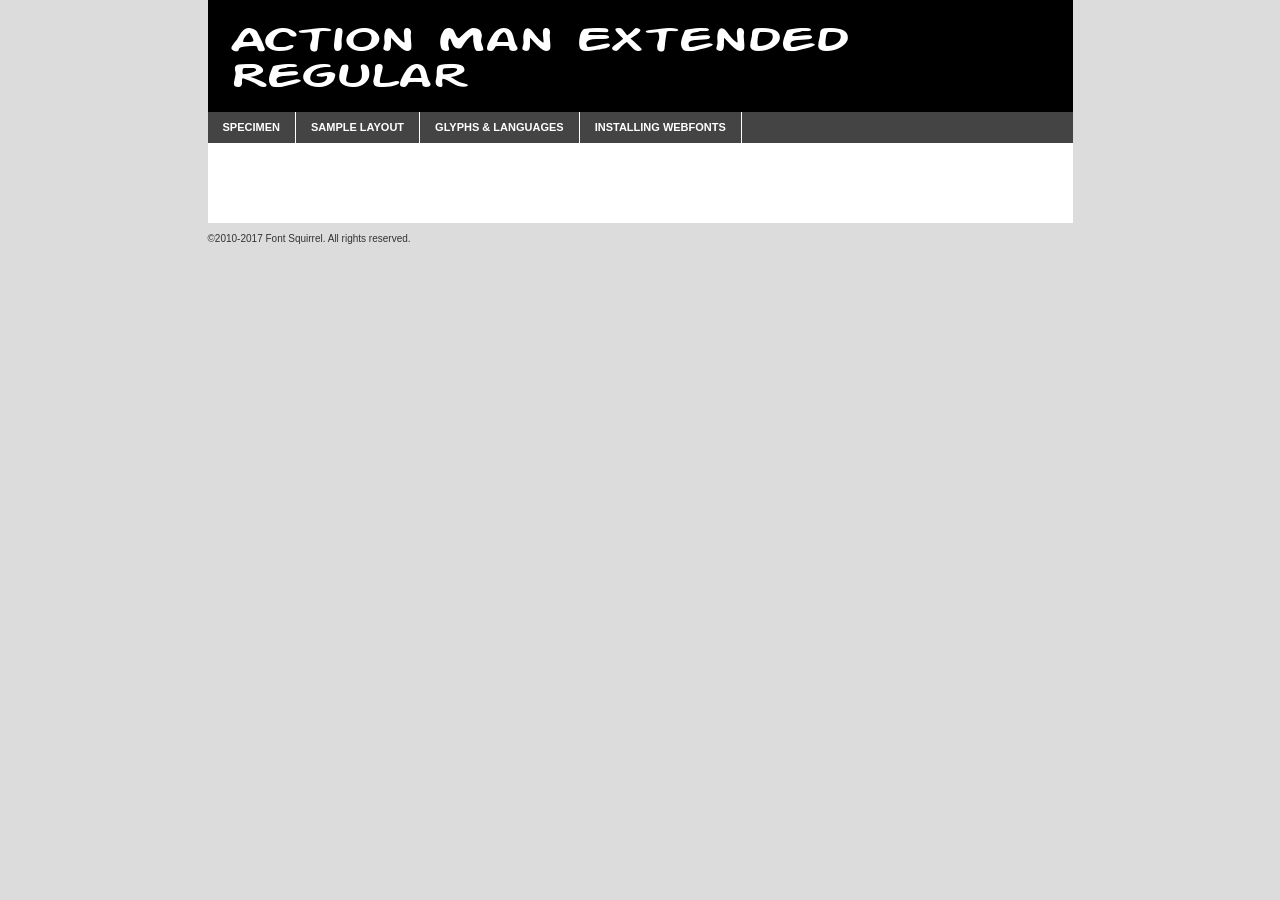
<file: fonts/action-man/action_man_extended-demo.html>
<!DOCTYPE html PUBLIC "-//W3C//DTD XHTML 1.0 Transitional//EN"
        "http://www.w3.org/TR/xhtml1/DTD/xhtml1-transitional.dtd">

<html xmlns="http://www.w3.org/1999/xhtml" xml:lang="en" lang="en">
<head>
    <meta http-equiv="Content-Type" content="text/html; charset=utf-8"/>
    <script src="http://ajax.googleapis.com/ajax/libs/jquery/1.7.2/jquery.min.js" type="text/javascript" charset="utf-8"></script>
    <script type="text/javascript">
		(function($) {
			$.fn.easyTabs = function(option) {
				var param = jQuery.extend({ fadeSpeed: 'fast', defaultContent: 1, activeClass: 'active' }, option);
				$(this).each(function() {
					var thisId = '#' + this.id;
					if ( param.defaultContent == '' )
					{
						param.defaultContent = 1;
					}
					if ( typeof param.defaultContent == 'number' )
					{
						var defaultTab = $(thisId + ' .tabs li:eq(' + (param.defaultContent - 1) + ') a').attr('href').substr(1);
					}
					else
					{
						var defaultTab = param.defaultContent;
					}
					$(thisId + ' .tabs li a').each(function() {
						var tabToHide = $(this).attr('href').substr(1);
						$('#' + tabToHide).addClass('easytabs-tab-content');
					});
					hideAll();
					changeContent(defaultTab);

					function hideAll() {$(thisId + ' .easytabs-tab-content').hide();}

					function changeContent(tabId)
					{
						hideAll();
						$(thisId + ' .tabs li').removeClass(param.activeClass);
						$(thisId + ' .tabs li a[href=#' + tabId + ']').closest('li').addClass(param.activeClass);
						if ( param.fadeSpeed != 'none' )
						{
							$(thisId + ' #' + tabId).fadeIn(param.fadeSpeed);
						}
						else
						{
							$(thisId + ' #' + tabId).show();
						}
					}

					$(thisId + ' .tabs li').click(function() {
						var tabId = $(this).find('a').attr('href').substr(1);
						changeContent(tabId);
						return false;
					});
				});
			}
		})(jQuery);
    </script>
    <link rel="stylesheet" href="specimen_files/specimen_stylesheet.css" type="text/css" charset="utf-8"/>
    <link rel="stylesheet" href="stylesheet.css" type="text/css" charset="utf-8"/>

    <style type="text/css">
        		body {
			font-family: 'action_man_extendedregular';
        		}

            </style>

    <title>Action Man Extended Regular Specimen</title>


    <script type="text/javascript" charset="utf-8">
		$(document).ready(function() {
			$('#container').easyTabs({ defaultContent: 1 });
		});
    </script>
</head>

<body>
<div id="container">
    <div id="header">
		Action Man Extended Regular    </div>
    <ul class="tabs">
        <li><a href="#specimen">Specimen</a></li>
        <li><a href="#layout">Sample Layout</a></li>
                <li><a href="#glyphs">Glyphs &amp; Languages</a></li>
        <li><a href="#installing">Installing Webfonts</a></li>

    </ul>

    <div id="main_content">


        <div id="specimen">

            <div class="section">
                <div class="grid12 firstcol">
                    <div class="huge">AaBb</div>
                </div>
            </div>

            <div class="section">
                <div class="glyph_range">A&#x200B;B&#x200b;C&#x200b;D&#x200b;E&#x200b;F&#x200b;G&#x200b;H&#x200b;I&#x200b;J&#x200b;K&#x200b;L&#x200b;M&#x200b;N&#x200b;O&#x200b;P&#x200b;Q&#x200b;R&#x200b;S&#x200b;T&#x200b;U&#x200b;V&#x200b;W&#x200b;X&#x200b;Y&#x200b;Z&#x200b;a&#x200b;b&#x200b;c&#x200b;d&#x200b;e&#x200b;f&#x200b;g&#x200b;h&#x200b;i&#x200b;j&#x200b;k&#x200b;l&#x200b;m&#x200b;n&#x200b;o&#x200b;p&#x200b;q&#x200b;r&#x200b;s&#x200b;t&#x200b;u&#x200b;v&#x200b;w&#x200b;x&#x200b;y&#x200b;z&#x200b;1&#x200b;2&#x200b;3&#x200b;4&#x200b;5&#x200b;6&#x200b;7&#x200b;8&#x200b;9&#x200b;0&#x200b;&amp;&#x200b;.&#x200b;,&#x200b;?&#x200b;!&#x200b;&#64;&#x200b;(&#x200b;)&#x200b;#&#x200b;$&#x200b;%&#x200b;*&#x200b;+&#x200b;-&#x200b;=&#x200b;:&#x200b;;</div>
            </div>
            <div class="section">
                <div class="grid12 firstcol">
                    <table class="sample_table">
                        <tr>
                            <td>10</td>
                            <td class="size10">abcdefghijklmnopqrstuvwxyzABCDEFGHIJKLMNOPQRSTUVWXYZ0123456789abcdefghijklmnopqrstuvwxyzABCDEFGHIJKLMNOPQRSTUVWXYZ0123456789abcdefghijklmnopqrstuvwxyzABCDEFGHIJKLMNOPQRSTUVWXYZ</td>
                        </tr>
                        <tr>
                            <td>11</td>
                            <td class="size11">abcdefghijklmnopqrstuvwxyzABCDEFGHIJKLMNOPQRSTUVWXYZ0123456789abcdefghijklmnopqrstuvwxyzABCDEFGHIJKLMNOPQRSTUVWXYZ0123456789abcdefghijklmnopqrstuvwxyzABCDEFGHIJKLMNOPQRSTUVWXYZ</td>
                        </tr>
                        <tr>
                            <td>12</td>
                            <td class="size12">abcdefghijklmnopqrstuvwxyzABCDEFGHIJKLMNOPQRSTUVWXYZ0123456789abcdefghijklmnopqrstuvwxyzABCDEFGHIJKLMNOPQRSTUVWXYZ0123456789abcdefghijklmnopqrstuvwxyzABCDEFGHIJKLMNOPQRSTUVWXYZ</td>
                        </tr>
                        <tr>
                            <td>13</td>
                            <td class="size13">abcdefghijklmnopqrstuvwxyzABCDEFGHIJKLMNOPQRSTUVWXYZ0123456789abcdefghijklmnopqrstuvwxyzABCDEFGHIJKLMNOPQRSTUVWXYZ0123456789abcdefghijklmnopqrstuvwxyzABCDEFGHIJKLMNOPQRSTUVWXYZ</td>
                        </tr>
                        <tr>
                            <td>14</td>
                            <td class="size14">abcdefghijklmnopqrstuvwxyzABCDEFGHIJKLMNOPQRSTUVWXYZ0123456789abcdefghijklmnopqrstuvwxyzABCDEFGHIJKLMNOPQRSTUVWXYZ0123456789abcdefghijklmnopqrstuvwxyzABCDEFGHIJKLMNOPQRSTUVWXYZ</td>
                        </tr>
                        <tr>
                            <td>16</td>
                            <td class="size16">abcdefghijklmnopqrstuvwxyzABCDEFGHIJKLMNOPQRSTUVWXYZ0123456789abcdefghijklmnopqrstuvwxyzABCDEFGHIJKLMNOPQRSTUVWXYZ</td>
                        </tr>
                        <tr>
                            <td>18</td>
                            <td class="size18">abcdefghijklmnopqrstuvwxyzABCDEFGHIJKLMNOPQRSTUVWXYZ0123456789abcdefghijklmnopqrstuvwxyzABCDEFGHIJKLMNOPQRSTUVWXYZ</td>
                        </tr>
                        <tr>
                            <td>20</td>
                            <td class="size20">abcdefghijklmnopqrstuvwxyzABCDEFGHIJKLMNOPQRSTUVWXYZ0123456789abcdefghijklmnopqrstuvwxyzABCDEFGHIJKLMNOPQRSTUVWXYZ</td>
                        </tr>
                        <tr>
                            <td>24</td>
                            <td class="size24">abcdefghijklmnopqrstuvwxyzABCDEFGHIJKLMNOPQRSTUVWXYZ0123456789abcdefghijklmnopqrstuvwxyzABCDEFGHIJKLMNOPQRSTUVWXYZ</td>
                        </tr>
                        <tr>
                            <td>30</td>
                            <td class="size30">abcdefghijklmnopqrstuvwxyzABCDEFGHIJKLMNOPQRSTUVWXYZ0123456789abcdefghijklmnopqrstuvwxyzABCDEFGHIJKLMNOPQRSTUVWXYZ</td>
                        </tr>
                        <tr>
                            <td>36</td>
                            <td class="size36">abcdefghijklmnopqrstuvwxyzABCDEFGHIJKLMNOPQRSTUVWXYZ0123456789abcdefghijklmnopqrstuvwxyzABCDEFGHIJKLMNOPQRSTUVWXYZ</td>
                        </tr>
                        <tr>
                            <td>48</td>
                            <td class="size48">abcdefghijklmnopqrstuvwxyzABCDEFGHIJKLMNOPQRSTUVWXYZ0123456789abcdefghijklmnopqrstuvwxyzABCDEFGHIJKLMNOPQRSTUVWXYZ</td>
                        </tr>
                        <tr>
                            <td>60</td>
                            <td class="size60">abcdefghijklmnopqrstuvwxyzABCDEFGHIJKLMNOPQRSTUVWXYZ0123456789abcdefghijklmnopqrstuvwxyzABCDEFGHIJKLMNOPQRSTUVWXYZ</td>
                        </tr>
                        <tr>
                            <td>72</td>
                            <td class="size72">abcdefghijklmnopqrstuvwxyzABCDEFGHIJKLMNOPQRSTUVWXYZ0123456789abcdefghijklmnopqrstuvwxyzABCDEFGHIJKLMNOPQRSTUVWXYZ</td>
                        </tr>
                        <tr>
                            <td>90</td>
                            <td class="size90">abcdefghijklmnopqrstuvwxyzABCDEFGHIJKLMNOPQRSTUVWXYZ0123456789abcdefghijklmnopqrstuvwxyzABCDEFGHIJKLMNOPQRSTUVWXYZ</td>
                        </tr>
                    </table>

                </div>

            </div>


            <div class="section" id="bodycomparison">


                <div id="xheight">
                    <div class="fontbody">&#x25FC;&#x25FC;&#x25FC;&#x25FC;&#x25FC;&#x25FC;&#x25FC;&#x25FC;&#x25FC;&#x25FC;&#x25FC;&#x25FC;&#x25FC;&#x25FC;&#x25FC;&#x25FC;&#x25FC;&#x25FC;&#x25FC;&#x25FC;&#x25FC;&#x25FC;&#x25FC;&#x25FC;&#x25FC;&#x25FC;&#x25FC;&#x25FC;&#x25FC;&#x25FC;&#x25FC;&#x25FC;&#x25FC;&#x25FC;&#x25FC;&#x25FC;&#x25FC;&#x25FC;&#x25FC;&#x25FC;&#x25FC;&#x25FC;&#x25FC;&#x25FC;&#x25FC;&#x25FC;&#x25FC;&#x25FC;&#x25FC;&#x25FC;&#x25FC;&#x25FC;&#x25FC;&#x25FC;&#x25FC;&#x25FC;&#x25FC;&#x25FC;&#x25FC;&#x25FC;&#x25FC;&#x25FC;&#x25FC;&#x25FC;&#x25FC;&#x25FC;&#x25FC;&#x25FC;&#x25FC;&#x25FC;&#x25FC;&#x25FC;&#x25FC;&#x25FC;&#x25FC;&#x25FC;&#x25FC;&#x25FC;&#x25FC;&#x25FC;&#x25FC;&#x25FC;&#x25FC;&#x25FC;&#x25FC;&#x25FC;&#x25FC;&#x25FC;&#x25FC;&#x25FC;&#x25FC;&#x25FC;&#x25FC;&#x25FC;&#x25FC;&#x25FC;&#x25FC;&#x25FC;&#x25FC;body</div>
                    <div class="arialbody">body</div>
                    <div class="verdanabody">body</div>
                    <div class="georgiabody">body</div>
                </div>
                <div class="fontbody" style="z-index:1">
                    body<span>Action Man Extended Regular</span>
                </div>
                <div class="arialbody" style="z-index:1">
                    body<span>Arial</span>
                </div>
                <div class="verdanabody" style="z-index:1">
                    body<span>Verdana</span>
                </div>
                <div class="georgiabody" style="z-index:1">
                    body<span>Georgia</span>
                </div>


            </div>


            <div class="section psample psample_row1" id="">

                <div class="grid2 firstcol">
                    <p class="size10"><span>10.</span>Aenean lacinia bibendum nulla sed consectetur. Fusce dapibus, tellus ac cursus commodo, tortor mauris condimentum nibh, ut fermentum massa justo sit amet risus. Nullam id dolor id nibh ultricies vehicula ut id elit. Cum sociis natoque penatibus et magnis dis parturient montes, nascetur ridiculus mus. Nulla vitae elit libero, a pharetra augue.</p>

                </div>
                <div class="grid3">
                    <p class="size11"><span>11.</span>Aenean lacinia bibendum nulla sed consectetur. Fusce dapibus, tellus ac cursus commodo, tortor mauris condimentum nibh, ut fermentum massa justo sit amet risus. Nullam id dolor id nibh ultricies vehicula ut id elit. Cum sociis natoque penatibus et magnis dis parturient montes, nascetur ridiculus mus. Nulla vitae elit libero, a pharetra augue.</p>

                </div>
                <div class="grid3">
                    <p class="size12"><span>12.</span>Aenean lacinia bibendum nulla sed consectetur. Fusce dapibus, tellus ac cursus commodo, tortor mauris condimentum nibh, ut fermentum massa justo sit amet risus. Nullam id dolor id nibh ultricies vehicula ut id elit. Cum sociis natoque penatibus et magnis dis parturient montes, nascetur ridiculus mus. Nulla vitae elit libero, a pharetra augue.</p>

                </div>
                <div class="grid4">
                    <p class="size13"><span>13.</span>Aenean lacinia bibendum nulla sed consectetur. Fusce dapibus, tellus ac cursus commodo, tortor mauris condimentum nibh, ut fermentum massa justo sit amet risus. Nullam id dolor id nibh ultricies vehicula ut id elit. Cum sociis natoque penatibus et magnis dis parturient montes, nascetur ridiculus mus. Nulla vitae elit libero, a pharetra augue.</p>

                </div>
                <div class="white_blend"></div>

            </div>
            <div class="section psample psample_row2" id="">
                <div class="grid3 firstcol">
                    <p class="size14"><span>14.</span>Aenean lacinia bibendum nulla sed consectetur. Fusce dapibus, tellus ac cursus commodo, tortor mauris condimentum nibh, ut fermentum massa justo sit amet risus. Nullam id dolor id nibh ultricies vehicula ut id elit. Cum sociis natoque penatibus et magnis dis parturient montes, nascetur ridiculus mus. Nulla vitae elit libero, a pharetra augue.</p>

                </div>
                <div class="grid4">
                    <p class="size16"><span>16.</span>Aenean lacinia bibendum nulla sed consectetur. Fusce dapibus, tellus ac cursus commodo, tortor mauris condimentum nibh, ut fermentum massa justo sit amet risus. Nullam id dolor id nibh ultricies vehicula ut id elit. Cum sociis natoque penatibus et magnis dis parturient montes, nascetur ridiculus mus. Nulla vitae elit libero, a pharetra augue.</p>

                </div>
                <div class="grid5">
                    <p class="size18"><span>18.</span>Aenean lacinia bibendum nulla sed consectetur. Fusce dapibus, tellus ac cursus commodo, tortor mauris condimentum nibh, ut fermentum massa justo sit amet risus. Nullam id dolor id nibh ultricies vehicula ut id elit. Cum sociis natoque penatibus et magnis dis parturient montes, nascetur ridiculus mus. Nulla vitae elit libero, a pharetra augue.</p>

                </div>

                <div class="white_blend"></div>

            </div>

            <div class="section psample psample_row3" id="">
                <div class="grid5 firstcol">
                    <p class="size20"><span>20.</span>Aenean lacinia bibendum nulla sed consectetur. Fusce dapibus, tellus ac cursus commodo, tortor mauris condimentum nibh, ut fermentum massa justo sit amet risus. Nullam id dolor id nibh ultricies vehicula ut id elit. Cum sociis natoque penatibus et magnis dis parturient montes, nascetur ridiculus mus. Nulla vitae elit libero, a pharetra augue.</p>
                </div>
                <div class="grid7">
                    <p class="size24"><span>24.</span>Aenean lacinia bibendum nulla sed consectetur. Fusce dapibus, tellus ac cursus commodo, tortor mauris condimentum nibh, ut fermentum massa justo sit amet risus. Nullam id dolor id nibh ultricies vehicula ut id elit. Cum sociis natoque penatibus et magnis dis parturient montes, nascetur ridiculus mus. Nulla vitae elit libero, a pharetra augue.</p>
                </div>

                <div class="white_blend"></div>

            </div>

            <div class="section psample psample_row4" id="">
                <div class="grid12 firstcol">
                    <p class="size30"><span>30.</span>Aenean lacinia bibendum nulla sed consectetur. Fusce dapibus, tellus ac cursus commodo, tortor mauris condimentum nibh, ut fermentum massa justo sit amet risus. Nullam id dolor id nibh ultricies vehicula ut id elit. Cum sociis natoque penatibus et magnis dis parturient montes, nascetur ridiculus mus. Nulla vitae elit libero, a pharetra augue.</p>
                </div>
                <div class="white_blend"></div>

            </div>


            <div class="section psample psample_row1 fullreverse">
                <div class="grid2 firstcol">
                    <p class="size10"><span>10.</span>Aenean lacinia bibendum nulla sed consectetur. Fusce dapibus, tellus ac cursus commodo, tortor mauris condimentum nibh, ut fermentum massa justo sit amet risus. Nullam id dolor id nibh ultricies vehicula ut id elit. Cum sociis natoque penatibus et magnis dis parturient montes, nascetur ridiculus mus. Nulla vitae elit libero, a pharetra augue.</p>

                </div>
                <div class="grid3">
                    <p class="size11"><span>11.</span>Aenean lacinia bibendum nulla sed consectetur. Fusce dapibus, tellus ac cursus commodo, tortor mauris condimentum nibh, ut fermentum massa justo sit amet risus. Nullam id dolor id nibh ultricies vehicula ut id elit. Cum sociis natoque penatibus et magnis dis parturient montes, nascetur ridiculus mus. Nulla vitae elit libero, a pharetra augue.</p>

                </div>
                <div class="grid3">
                    <p class="size12"><span>12.</span>Aenean lacinia bibendum nulla sed consectetur. Fusce dapibus, tellus ac cursus commodo, tortor mauris condimentum nibh, ut fermentum massa justo sit amet risus. Nullam id dolor id nibh ultricies vehicula ut id elit. Cum sociis natoque penatibus et magnis dis parturient montes, nascetur ridiculus mus. Nulla vitae elit libero, a pharetra augue.</p>

                </div>
                <div class="grid4">
                    <p class="size13"><span>13.</span>Aenean lacinia bibendum nulla sed consectetur. Fusce dapibus, tellus ac cursus commodo, tortor mauris condimentum nibh, ut fermentum massa justo sit amet risus. Nullam id dolor id nibh ultricies vehicula ut id elit. Cum sociis natoque penatibus et magnis dis parturient montes, nascetur ridiculus mus. Nulla vitae elit libero, a pharetra augue.</p>

                </div>
                <div class="black_blend"></div>

            </div>

            <div class="section psample psample_row2 fullreverse">
                <div class="grid3 firstcol">
                    <p class="size14"><span>14.</span>Aenean lacinia bibendum nulla sed consectetur. Fusce dapibus, tellus ac cursus commodo, tortor mauris condimentum nibh, ut fermentum massa justo sit amet risus. Nullam id dolor id nibh ultricies vehicula ut id elit. Cum sociis natoque penatibus et magnis dis parturient montes, nascetur ridiculus mus. Nulla vitae elit libero, a pharetra augue.</p>

                </div>
                <div class="grid4">
                    <p class="size16"><span>16.</span>Aenean lacinia bibendum nulla sed consectetur. Fusce dapibus, tellus ac cursus commodo, tortor mauris condimentum nibh, ut fermentum massa justo sit amet risus. Nullam id dolor id nibh ultricies vehicula ut id elit. Cum sociis natoque penatibus et magnis dis parturient montes, nascetur ridiculus mus. Nulla vitae elit libero, a pharetra augue.</p>

                </div>
                <div class="grid5">
                    <p class="size18"><span>18.</span>Aenean lacinia bibendum nulla sed consectetur. Fusce dapibus, tellus ac cursus commodo, tortor mauris condimentum nibh, ut fermentum massa justo sit amet risus. Nullam id dolor id nibh ultricies vehicula ut id elit. Cum sociis natoque penatibus et magnis dis parturient montes, nascetur ridiculus mus. Nulla vitae elit libero, a pharetra augue.</p>

                </div>
                <div class="black_blend"></div>

            </div>

            <div class="section psample fullreverse psample_row3" id="">
                <div class="grid5 firstcol">
                    <p class="size20"><span>20.</span>Aenean lacinia bibendum nulla sed consectetur. Fusce dapibus, tellus ac cursus commodo, tortor mauris condimentum nibh, ut fermentum massa justo sit amet risus. Nullam id dolor id nibh ultricies vehicula ut id elit. Cum sociis natoque penatibus et magnis dis parturient montes, nascetur ridiculus mus. Nulla vitae elit libero, a pharetra augue.</p>
                </div>
                <div class="grid7">
                    <p class="size24"><span>24.</span>Aenean lacinia bibendum nulla sed consectetur. Fusce dapibus, tellus ac cursus commodo, tortor mauris condimentum nibh, ut fermentum massa justo sit amet risus. Nullam id dolor id nibh ultricies vehicula ut id elit. Cum sociis natoque penatibus et magnis dis parturient montes, nascetur ridiculus mus. Nulla vitae elit libero, a pharetra augue.</p>
                </div>

                <div class="black_blend"></div>

            </div>

            <div class="section psample fullreverse psample_row4" id="" style="border-bottom: 20px #000 solid;">
                <div class="grid12 firstcol">
                    <p class="size30"><span>30.</span>Aenean lacinia bibendum nulla sed consectetur. Fusce dapibus, tellus ac cursus commodo, tortor mauris condimentum nibh, ut fermentum massa justo sit amet risus. Nullam id dolor id nibh ultricies vehicula ut id elit. Cum sociis natoque penatibus et magnis dis parturient montes, nascetur ridiculus mus. Nulla vitae elit libero, a pharetra augue.</p>
                </div>
                <div class="black_blend"></div>

            </div>


        </div>

        <div id="layout">

            <div class="section">

                <div class="grid12 firstcol">
                    <h1>Lorem Ipsum Dolor</h1>
                    <h2>Etiam porta sem malesuada magna mollis euismod</h2>

                    <p class="byline">By <a href="#link">Aenean Lacinia</a></p>
                </div>
            </div>
            <div class="section">
                <div class="grid8 firstcol">
                    <p class="large">Donec sed odio dui. Morbi leo risus, porta ac consectetur ac, vestibulum at eros. Fusce dapibus, tellus ac cursus commodo, tortor mauris condimentum nibh, ut fermentum massa justo sit amet risus. </p>


                    <h3>Pellentesque ornare sem</h3>

                    <p>Maecenas sed diam eget risus varius blandit sit amet non magna. Maecenas faucibus mollis interdum. Donec ullamcorper nulla non metus auctor fringilla. Nullam id dolor id nibh ultricies vehicula ut id elit. Nullam id dolor id nibh ultricies vehicula ut id elit. </p>

                    <p>Aenean eu leo quam. Pellentesque ornare sem lacinia quam venenatis vestibulum. Lorem ipsum dolor sit amet, consectetur adipiscing elit. Cum sociis natoque penatibus et magnis dis parturient montes, nascetur ridiculus mus. </p>

                    <p>Nulla vitae elit libero, a pharetra augue. Praesent commodo cursus magna, vel scelerisque nisl consectetur et. Aenean lacinia bibendum nulla sed consectetur. </p>

                    <p>Nullam quis risus eget urna mollis ornare vel eu leo. Nullam quis risus eget urna mollis ornare vel eu leo. Maecenas sed diam eget risus varius blandit sit amet non magna. Donec ullamcorper nulla non metus auctor fringilla. </p>

                    <h3>Cras mattis consectetur</h3>

                    <p>Aenean eu leo quam. Pellentesque ornare sem lacinia quam venenatis vestibulum. Aenean lacinia bibendum nulla sed consectetur. Integer posuere erat a ante venenatis dapibus posuere velit aliquet. Cras mattis consectetur purus sit amet fermentum. </p>

                    <p>Nullam id dolor id nibh ultricies vehicula ut id elit. Nullam quis risus eget urna mollis ornare vel eu leo. Cras mattis consectetur purus sit amet fermentum.</p>
                </div>

                <div class="grid4 sidebar">

                    <div class="box reverse">
                        <p class="last">Nullam quis risus eget urna mollis ornare vel eu leo. Donec ullamcorper nulla non metus auctor fringilla. Cras mattis consectetur purus sit amet fermentum. Sed posuere consectetur est at lobortis. Lorem ipsum dolor sit amet, consectetur adipiscing elit. </p>
                    </div>

                    <p class="caption">Maecenas sed diam eget risus varius.</p>

                    <p>Vestibulum id ligula porta felis euismod semper. Integer posuere erat a ante venenatis dapibus posuere velit aliquet. Vestibulum id ligula porta felis euismod semper. Sed posuere consectetur est at lobortis. Maecenas sed diam eget risus varius blandit sit amet non magna. Fusce dapibus, tellus ac cursus commodo, tortor mauris condimentum nibh, ut fermentum massa justo sit amet risus. </p>


                    <p>Duis mollis, est non commodo luctus, nisi erat porttitor ligula, eget lacinia odio sem nec elit. Aenean lacinia bibendum nulla sed consectetur. Vivamus sagittis lacus vel augue laoreet rutrum faucibus dolor auctor. Aenean lacinia bibendum nulla sed consectetur. Nullam quis risus eget urna mollis ornare vel eu leo. </p>

                    <p>Praesent commodo cursus magna, vel scelerisque nisl consectetur et. Donec ullamcorper nulla non metus auctor fringilla. Maecenas faucibus mollis interdum. Fusce dapibus, tellus ac cursus commodo, tortor mauris condimentum nibh, ut fermentum massa justo sit amet risus. </p>

                </div>
            </div>

        </div>


		

        <div id="glyphs">
            <div class="section">
                <div class="grid12 firstcol">

                    <h1>Language Support</h1>
                    <p>The subset of Action Man Extended Regular in this kit supports the following languages:<br/>

						Breton, Chamorro, Danish, Dutch, English, Finnish, Frisian, Galician, German, Italian, Malagasy, Norwegian, Spanish, Alsatian, Aragonese, Arapaho, Arrernte, Asturian, Aymara, Bislama, Cebuano, Corsican, Fijian, French_creole, Gilbertese, Greenlandic, Haitian_creole, Hiligaynon, Hmong, Hopi, Ibanag, Iloko_ilokano, Indonesian, Interglossa_glosa, Interlingua, Irish_gaelic, Lojban, Lombard, Luxembourgeois, Mohawk, Norfolk_pitcairnese, Oromo, Pangasinan, Papiamento, Piedmontese, Potawatomi, Rhaeto-romance, Romansh, Rotokas, Sami_lule, Scots_gaelic, Seychelles_creole, Shona, Somali, Southern_ndebele, Swahili, Swati_swazi, Tagalog_filipino_pilipino, Tetum, Tok_pisin, Uyghur_latinized, Volapuk, Warlpiri, Xhosa, Yapese, Zulu, Latinbasic, Ubasic, Demo                    </p>
                    <h1>Glyph Chart</h1>
                    <p>The subset of Action Man Extended Regular in this kit includes all the glyphs listed below. Unicode entities are included above each glyph to help you insert individual characters into your layout.</p>
                    <div id="glyph_chart">

						                            							                                <div><p>&amp;#32;</p>&#32;</div>
																				                                <div><p>&amp;#33;</p>&#33;</div>
																				                                <div><p>&amp;#34;</p>&#34;</div>
																				                                <div><p>&amp;#35;</p>&#35;</div>
																				                                <div><p>&amp;#36;</p>&#36;</div>
																				                                <div><p>&amp;#37;</p>&#37;</div>
																				                                <div><p>&amp;#38;</p>&#38;</div>
																				                                <div><p>&amp;#39;</p>&#39;</div>
																				                                <div><p>&amp;#40;</p>&#40;</div>
																				                                <div><p>&amp;#41;</p>&#41;</div>
																				                                <div><p>&amp;#42;</p>&#42;</div>
																				                                <div><p>&amp;#43;</p>&#43;</div>
																				                                <div><p>&amp;#44;</p>&#44;</div>
																				                                <div><p>&amp;#45;</p>&#45;</div>
																				                                <div><p>&amp;#46;</p>&#46;</div>
																				                                <div><p>&amp;#47;</p>&#47;</div>
																				                                <div><p>&amp;#48;</p>&#48;</div>
																				                                <div><p>&amp;#49;</p>&#49;</div>
																				                                <div><p>&amp;#50;</p>&#50;</div>
																				                                <div><p>&amp;#51;</p>&#51;</div>
																				                                <div><p>&amp;#52;</p>&#52;</div>
																				                                <div><p>&amp;#53;</p>&#53;</div>
																				                                <div><p>&amp;#54;</p>&#54;</div>
																				                                <div><p>&amp;#55;</p>&#55;</div>
																				                                <div><p>&amp;#56;</p>&#56;</div>
																				                                <div><p>&amp;#57;</p>&#57;</div>
																				                                <div><p>&amp;#58;</p>&#58;</div>
																				                                <div><p>&amp;#59;</p>&#59;</div>
																				                                <div><p>&amp;#60;</p>&#60;</div>
																				                                <div><p>&amp;#61;</p>&#61;</div>
																				                                <div><p>&amp;#62;</p>&#62;</div>
																				                                <div><p>&amp;#63;</p>&#63;</div>
																				                                <div><p>&amp;#64;</p>&#64;</div>
																				                                <div><p>&amp;#65;</p>&#65;</div>
																				                                <div><p>&amp;#66;</p>&#66;</div>
																				                                <div><p>&amp;#67;</p>&#67;</div>
																				                                <div><p>&amp;#68;</p>&#68;</div>
																				                                <div><p>&amp;#69;</p>&#69;</div>
																				                                <div><p>&amp;#70;</p>&#70;</div>
																				                                <div><p>&amp;#71;</p>&#71;</div>
																				                                <div><p>&amp;#72;</p>&#72;</div>
																				                                <div><p>&amp;#73;</p>&#73;</div>
																				                                <div><p>&amp;#74;</p>&#74;</div>
																				                                <div><p>&amp;#75;</p>&#75;</div>
																				                                <div><p>&amp;#76;</p>&#76;</div>
																				                                <div><p>&amp;#77;</p>&#77;</div>
																				                                <div><p>&amp;#78;</p>&#78;</div>
																				                                <div><p>&amp;#79;</p>&#79;</div>
																				                                <div><p>&amp;#80;</p>&#80;</div>
																				                                <div><p>&amp;#81;</p>&#81;</div>
																				                                <div><p>&amp;#82;</p>&#82;</div>
																				                                <div><p>&amp;#83;</p>&#83;</div>
																				                                <div><p>&amp;#84;</p>&#84;</div>
																				                                <div><p>&amp;#85;</p>&#85;</div>
																				                                <div><p>&amp;#86;</p>&#86;</div>
																				                                <div><p>&amp;#87;</p>&#87;</div>
																				                                <div><p>&amp;#88;</p>&#88;</div>
																				                                <div><p>&amp;#89;</p>&#89;</div>
																				                                <div><p>&amp;#90;</p>&#90;</div>
																				                                <div><p>&amp;#91;</p>&#91;</div>
																				                                <div><p>&amp;#92;</p>&#92;</div>
																				                                <div><p>&amp;#93;</p>&#93;</div>
																				                                <div><p>&amp;#94;</p>&#94;</div>
																				                                <div><p>&amp;#95;</p>&#95;</div>
																				                                <div><p>&amp;#96;</p>&#96;</div>
																				                                <div><p>&amp;#97;</p>&#97;</div>
																				                                <div><p>&amp;#98;</p>&#98;</div>
																				                                <div><p>&amp;#99;</p>&#99;</div>
																				                                <div><p>&amp;#100;</p>&#100;</div>
																				                                <div><p>&amp;#101;</p>&#101;</div>
																				                                <div><p>&amp;#102;</p>&#102;</div>
																				                                <div><p>&amp;#103;</p>&#103;</div>
																				                                <div><p>&amp;#104;</p>&#104;</div>
																				                                <div><p>&amp;#105;</p>&#105;</div>
																				                                <div><p>&amp;#106;</p>&#106;</div>
																				                                <div><p>&amp;#107;</p>&#107;</div>
																				                                <div><p>&amp;#108;</p>&#108;</div>
																				                                <div><p>&amp;#109;</p>&#109;</div>
																				                                <div><p>&amp;#110;</p>&#110;</div>
																				                                <div><p>&amp;#111;</p>&#111;</div>
																				                                <div><p>&amp;#112;</p>&#112;</div>
																				                                <div><p>&amp;#113;</p>&#113;</div>
																				                                <div><p>&amp;#114;</p>&#114;</div>
																				                                <div><p>&amp;#115;</p>&#115;</div>
																				                                <div><p>&amp;#116;</p>&#116;</div>
																				                                <div><p>&amp;#117;</p>&#117;</div>
																				                                <div><p>&amp;#118;</p>&#118;</div>
																				                                <div><p>&amp;#119;</p>&#119;</div>
																				                                <div><p>&amp;#120;</p>&#120;</div>
																				                                <div><p>&amp;#121;</p>&#121;</div>
																				                                <div><p>&amp;#122;</p>&#122;</div>
																				                                <div><p>&amp;#123;</p>&#123;</div>
																				                                <div><p>&amp;#124;</p>&#124;</div>
																				                                <div><p>&amp;#125;</p>&#125;</div>
																				                                <div><p>&amp;#126;</p>&#126;</div>
																				                                <div><p>&amp;#160;</p>&#160;</div>
																				                                <div><p>&amp;#161;</p>&#161;</div>
																				                                <div><p>&amp;#162;</p>&#162;</div>
																				                                <div><p>&amp;#163;</p>&#163;</div>
																				                                <div><p>&amp;#164;</p>&#164;</div>
																				                                <div><p>&amp;#165;</p>&#165;</div>
																				                                <div><p>&amp;#166;</p>&#166;</div>
																				                                <div><p>&amp;#168;</p>&#168;</div>
																				                                <div><p>&amp;#169;</p>&#169;</div>
																				                                <div><p>&amp;#171;</p>&#171;</div>
																				                                <div><p>&amp;#173;</p>&#173;</div>
																				                                <div><p>&amp;#174;</p>&#174;</div>
																				                                <div><p>&amp;#176;</p>&#176;</div>
																				                                <div><p>&amp;#177;</p>&#177;</div>
																				                                <div><p>&amp;#180;</p>&#180;</div>
																				                                <div><p>&amp;#182;</p>&#182;</div>
																				                                <div><p>&amp;#183;</p>&#183;</div>
																				                                <div><p>&amp;#187;</p>&#187;</div>
																				                                <div><p>&amp;#191;</p>&#191;</div>
																				                                <div><p>&amp;#192;</p>&#192;</div>
																				                                <div><p>&amp;#193;</p>&#193;</div>
																				                                <div><p>&amp;#194;</p>&#194;</div>
																				                                <div><p>&amp;#195;</p>&#195;</div>
																				                                <div><p>&amp;#196;</p>&#196;</div>
																				                                <div><p>&amp;#197;</p>&#197;</div>
																				                                <div><p>&amp;#198;</p>&#198;</div>
																				                                <div><p>&amp;#200;</p>&#200;</div>
																				                                <div><p>&amp;#201;</p>&#201;</div>
																				                                <div><p>&amp;#202;</p>&#202;</div>
																				                                <div><p>&amp;#203;</p>&#203;</div>
																				                                <div><p>&amp;#204;</p>&#204;</div>
																				                                <div><p>&amp;#205;</p>&#205;</div>
																				                                <div><p>&amp;#206;</p>&#206;</div>
																				                                <div><p>&amp;#207;</p>&#207;</div>
																				                                <div><p>&amp;#209;</p>&#209;</div>
																				                                <div><p>&amp;#210;</p>&#210;</div>
																				                                <div><p>&amp;#211;</p>&#211;</div>
																				                                <div><p>&amp;#212;</p>&#212;</div>
																				                                <div><p>&amp;#213;</p>&#213;</div>
																				                                <div><p>&amp;#214;</p>&#214;</div>
																				                                <div><p>&amp;#215;</p>&#215;</div>
																				                                <div><p>&amp;#216;</p>&#216;</div>
																				                                <div><p>&amp;#217;</p>&#217;</div>
																				                                <div><p>&amp;#218;</p>&#218;</div>
																				                                <div><p>&amp;#219;</p>&#219;</div>
																				                                <div><p>&amp;#220;</p>&#220;</div>
																				                                <div><p>&amp;#221;</p>&#221;</div>
																				                                <div><p>&amp;#222;</p>&#222;</div>
																				                                <div><p>&amp;#223;</p>&#223;</div>
																				                                <div><p>&amp;#224;</p>&#224;</div>
																				                                <div><p>&amp;#225;</p>&#225;</div>
																				                                <div><p>&amp;#226;</p>&#226;</div>
																				                                <div><p>&amp;#227;</p>&#227;</div>
																				                                <div><p>&amp;#228;</p>&#228;</div>
																				                                <div><p>&amp;#229;</p>&#229;</div>
																				                                <div><p>&amp;#230;</p>&#230;</div>
																				                                <div><p>&amp;#232;</p>&#232;</div>
																				                                <div><p>&amp;#233;</p>&#233;</div>
																				                                <div><p>&amp;#234;</p>&#234;</div>
																				                                <div><p>&amp;#235;</p>&#235;</div>
																				                                <div><p>&amp;#236;</p>&#236;</div>
																				                                <div><p>&amp;#237;</p>&#237;</div>
																				                                <div><p>&amp;#238;</p>&#238;</div>
																				                                <div><p>&amp;#239;</p>&#239;</div>
																				                                <div><p>&amp;#241;</p>&#241;</div>
																				                                <div><p>&amp;#242;</p>&#242;</div>
																				                                <div><p>&amp;#243;</p>&#243;</div>
																				                                <div><p>&amp;#244;</p>&#244;</div>
																				                                <div><p>&amp;#245;</p>&#245;</div>
																				                                <div><p>&amp;#246;</p>&#246;</div>
																				                                <div><p>&amp;#247;</p>&#247;</div>
																				                                <div><p>&amp;#248;</p>&#248;</div>
																				                                <div><p>&amp;#249;</p>&#249;</div>
																				                                <div><p>&amp;#250;</p>&#250;</div>
																				                                <div><p>&amp;#251;</p>&#251;</div>
																				                                <div><p>&amp;#252;</p>&#252;</div>
																				                                <div><p>&amp;#253;</p>&#253;</div>
																				                                <div><p>&amp;#254;</p>&#254;</div>
																				                                <div><p>&amp;#255;</p>&#255;</div>
																				                                <div><p>&amp;#338;</p>&#338;</div>
																				                                <div><p>&amp;#339;</p>&#339;</div>
																				                                <div><p>&amp;#376;</p>&#376;</div>
																				                                <div><p>&amp;#710;</p>&#710;</div>
																				                                <div><p>&amp;#732;</p>&#732;</div>
																				                                <div><p>&amp;#8192;</p>&#8192;</div>
																				                                <div><p>&amp;#8193;</p>&#8193;</div>
																				                                <div><p>&amp;#8194;</p>&#8194;</div>
																				                                <div><p>&amp;#8195;</p>&#8195;</div>
																				                                <div><p>&amp;#8196;</p>&#8196;</div>
																				                                <div><p>&amp;#8197;</p>&#8197;</div>
																				                                <div><p>&amp;#8198;</p>&#8198;</div>
																				                                <div><p>&amp;#8199;</p>&#8199;</div>
																				                                <div><p>&amp;#8200;</p>&#8200;</div>
																				                                <div><p>&amp;#8201;</p>&#8201;</div>
																				                                <div><p>&amp;#8202;</p>&#8202;</div>
																				                                <div><p>&amp;#8208;</p>&#8208;</div>
																				                                <div><p>&amp;#8209;</p>&#8209;</div>
																				                                <div><p>&amp;#8210;</p>&#8210;</div>
																				                                <div><p>&amp;#8211;</p>&#8211;</div>
																				                                <div><p>&amp;#8212;</p>&#8212;</div>
																				                                <div><p>&amp;#8216;</p>&#8216;</div>
																				                                <div><p>&amp;#8217;</p>&#8217;</div>
																				                                <div><p>&amp;#8218;</p>&#8218;</div>
																				                                <div><p>&amp;#8220;</p>&#8220;</div>
																				                                <div><p>&amp;#8221;</p>&#8221;</div>
																				                                <div><p>&amp;#8222;</p>&#8222;</div>
																				                                <div><p>&amp;#8226;</p>&#8226;</div>
																				                                <div><p>&amp;#8230;</p>&#8230;</div>
																				                                <div><p>&amp;#8239;</p>&#8239;</div>
																				                                <div><p>&amp;#8249;</p>&#8249;</div>
																				                                <div><p>&amp;#8250;</p>&#8250;</div>
																				                                <div><p>&amp;#8287;</p>&#8287;</div>
																				                                <div><p>&amp;#8364;</p>&#8364;</div>
																				                                <div><p>&amp;#8482;</p>&#8482;</div>
																				                                <div><p>&amp;#9724;</p>&#9724;</div>
																																																										                    </div>
                </div>


            </div>
        </div>


        <div id="specs">

        </div>

        <div id="installing">
            <div class="section">
                <div class="grid7 firstcol">
                    <h1>Installing Webfonts</h1>

                    <p>Webfonts are supported by all major browser platforms but not all in the same way. There are currently four different font formats that must be included in order to target all browsers. This includes TTF, WOFF, EOT and SVG.</p>

                    <h2>1. Upload your webfonts</h2>
                    <p>You must upload your webfont kit to your website. They should be in or near the same directory as your CSS files.</p>

                    <h2>2. Include the webfont stylesheet</h2>
                    <p>A special CSS @font-face declaration helps the various browsers select the appropriate font it needs without causing you a bunch of headaches. Learn more about this syntax by reading the <a href="https://www.fontspring.com/blog/further-hardening-of-the-bulletproof-syntax">Fontspring blog post</a> about it. The code for it is as follows:</p>


                    <code>
                        @font-face{
                        font-family: 'MyWebFont';
                        src: url('WebFont.eot');
                        src: url('WebFont.eot?#iefix') format('embedded-opentype'),
                        url('WebFont.woff') format('woff'),
                        url('WebFont.ttf') format('truetype'),
                        url('WebFont.svg#webfont') format('svg');
                        }
                    </code>

                    <p>We've already gone ahead and generated the code for you. All you have to do is link to the stylesheet in your HTML, like this:</p>
                    <code>&lt;link rel=&quot;stylesheet&quot; href=&quot;stylesheet.css&quot; type=&quot;text/css&quot; charset=&quot;utf-8&quot; /&gt;</code>

                    <h2>3. Modify your own stylesheet</h2>
                    <p>To take advantage of your new fonts, you must tell your stylesheet to use them. Look at the original @font-face declaration above and find the property called "font-family." The name linked there will be what you use to reference the font. Prepend that webfont name to the font stack in the "font-family" property, inside the selector you want to change. For example:</p>
                    <code>p { font-family: 'WebFont', Arial, sans-serif; }</code>

                    <h2>4. Test</h2>
                    <p>Getting webfonts to work cross-browser <em>can</em> be tricky. Use the information in the sidebar to help you if you find that fonts aren't loading in a particular browser.</p>
                </div>

                <div class="grid5 sidebar">
                    <div class="box">
                        <h2>Troubleshooting<br/>Font-Face Problems</h2>
                        <p>Having trouble getting your webfonts to load in your new website? Here are some tips to sort out what might be the problem.</p>

                        <h3>Fonts not showing in any browser</h3>

                        <p>This sounds like you need to work on the plumbing. You either did not upload the fonts to the correct directory, or you did not link the fonts properly in the CSS. If you've confirmed that all this is correct and you still have a problem, take a look at your .htaccess file and see if requests are getting intercepted.</p>

                        <h3>Fonts not loading in iPhone or iPad</h3>

                        <p>The most common problem here is that you are serving the fonts from an IIS server. IIS refuses to serve files that have unknown MIME types. If that is the case, you must set the MIME type for SVG to "image/svg+xml" in the server settings. Follow these instructions from Microsoft if you need help.</p>

                        <h3>Fonts not loading in Firefox</h3>

                        <p>The primary reason for this failure? You are still using a version Firefox older than 3.5. So upgrade already! If that isn't it, then you are very likely serving fonts from a different domain. Firefox requires that all font assets be served from the same domain. Lastly it is possible that you need to add WOFF to your list of MIME types (if you are serving via IIS.)</p>

                        <h3>Fonts not loading in IE</h3>

                        <p>Are you looking at Internet Explorer on an actual Windows machine or are you cheating by using a service like Adobe BrowserLab? Many of these screenshot services do not render @font-face for IE. Best to test it on a real machine.</p>

                        <h3>Fonts not loading in IE9</h3>

                        <p>IE9, like Firefox, requires that fonts be served from the same domain as the website. Make sure that is the case.</p>
                    </div>
                </div>
            </div>

        </div>

    </div>
    <div id="footer">
        <p>&copy;2010-2017 Font Squirrel. All rights reserved.</p>
    </div>
</div>
</body>
</html>
</file>
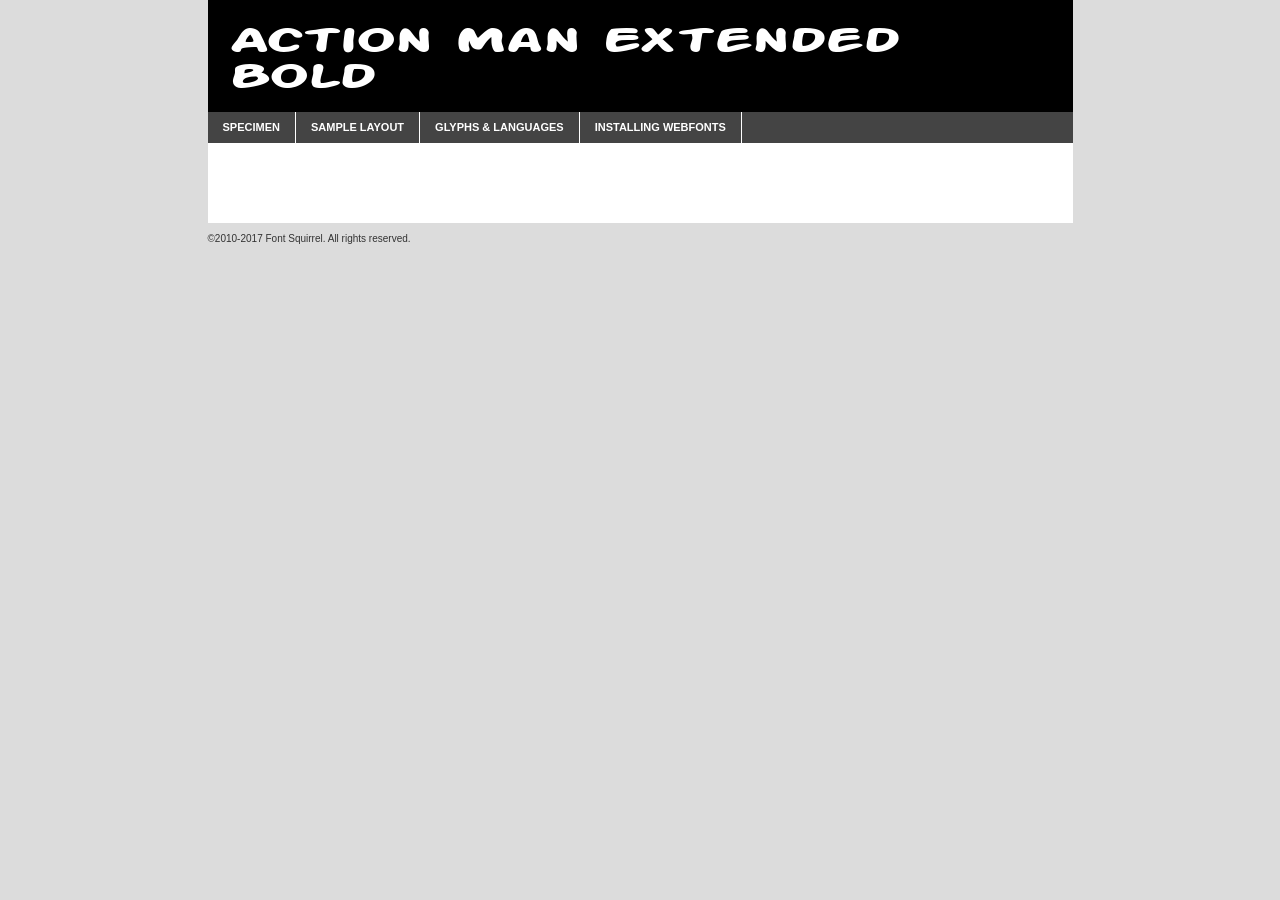
<file: fonts/action-man/action_man_extended_bold-demo.html>
<!DOCTYPE html PUBLIC "-//W3C//DTD XHTML 1.0 Transitional//EN"
        "http://www.w3.org/TR/xhtml1/DTD/xhtml1-transitional.dtd">

<html xmlns="http://www.w3.org/1999/xhtml" xml:lang="en" lang="en">
<head>
    <meta http-equiv="Content-Type" content="text/html; charset=utf-8"/>
    <script src="http://ajax.googleapis.com/ajax/libs/jquery/1.7.2/jquery.min.js" type="text/javascript" charset="utf-8"></script>
    <script type="text/javascript">
		(function($) {
			$.fn.easyTabs = function(option) {
				var param = jQuery.extend({ fadeSpeed: 'fast', defaultContent: 1, activeClass: 'active' }, option);
				$(this).each(function() {
					var thisId = '#' + this.id;
					if ( param.defaultContent == '' )
					{
						param.defaultContent = 1;
					}
					if ( typeof param.defaultContent == 'number' )
					{
						var defaultTab = $(thisId + ' .tabs li:eq(' + (param.defaultContent - 1) + ') a').attr('href').substr(1);
					}
					else
					{
						var defaultTab = param.defaultContent;
					}
					$(thisId + ' .tabs li a').each(function() {
						var tabToHide = $(this).attr('href').substr(1);
						$('#' + tabToHide).addClass('easytabs-tab-content');
					});
					hideAll();
					changeContent(defaultTab);

					function hideAll() {$(thisId + ' .easytabs-tab-content').hide();}

					function changeContent(tabId)
					{
						hideAll();
						$(thisId + ' .tabs li').removeClass(param.activeClass);
						$(thisId + ' .tabs li a[href=#' + tabId + ']').closest('li').addClass(param.activeClass);
						if ( param.fadeSpeed != 'none' )
						{
							$(thisId + ' #' + tabId).fadeIn(param.fadeSpeed);
						}
						else
						{
							$(thisId + ' #' + tabId).show();
						}
					}

					$(thisId + ' .tabs li').click(function() {
						var tabId = $(this).find('a').attr('href').substr(1);
						changeContent(tabId);
						return false;
					});
				});
			}
		})(jQuery);
    </script>
    <link rel="stylesheet" href="specimen_files/specimen_stylesheet.css" type="text/css" charset="utf-8"/>
    <link rel="stylesheet" href="stylesheet.css" type="text/css" charset="utf-8"/>

    <style type="text/css">
        		body {
			font-family: 'action_man_extendedbold';
        		}

            </style>

    <title>Action Man Extended Bold Specimen</title>


    <script type="text/javascript" charset="utf-8">
		$(document).ready(function() {
			$('#container').easyTabs({ defaultContent: 1 });
		});
    </script>
</head>

<body>
<div id="container">
    <div id="header">
		Action Man Extended Bold    </div>
    <ul class="tabs">
        <li><a href="#specimen">Specimen</a></li>
        <li><a href="#layout">Sample Layout</a></li>
                <li><a href="#glyphs">Glyphs &amp; Languages</a></li>
        <li><a href="#installing">Installing Webfonts</a></li>

    </ul>

    <div id="main_content">


        <div id="specimen">

            <div class="section">
                <div class="grid12 firstcol">
                    <div class="huge">AaBb</div>
                </div>
            </div>

            <div class="section">
                <div class="glyph_range">A&#x200B;B&#x200b;C&#x200b;D&#x200b;E&#x200b;F&#x200b;G&#x200b;H&#x200b;I&#x200b;J&#x200b;K&#x200b;L&#x200b;M&#x200b;N&#x200b;O&#x200b;P&#x200b;Q&#x200b;R&#x200b;S&#x200b;T&#x200b;U&#x200b;V&#x200b;W&#x200b;X&#x200b;Y&#x200b;Z&#x200b;a&#x200b;b&#x200b;c&#x200b;d&#x200b;e&#x200b;f&#x200b;g&#x200b;h&#x200b;i&#x200b;j&#x200b;k&#x200b;l&#x200b;m&#x200b;n&#x200b;o&#x200b;p&#x200b;q&#x200b;r&#x200b;s&#x200b;t&#x200b;u&#x200b;v&#x200b;w&#x200b;x&#x200b;y&#x200b;z&#x200b;1&#x200b;2&#x200b;3&#x200b;4&#x200b;5&#x200b;6&#x200b;7&#x200b;8&#x200b;9&#x200b;0&#x200b;&amp;&#x200b;.&#x200b;,&#x200b;?&#x200b;!&#x200b;&#64;&#x200b;(&#x200b;)&#x200b;#&#x200b;$&#x200b;%&#x200b;*&#x200b;+&#x200b;-&#x200b;=&#x200b;:&#x200b;;</div>
            </div>
            <div class="section">
                <div class="grid12 firstcol">
                    <table class="sample_table">
                        <tr>
                            <td>10</td>
                            <td class="size10">abcdefghijklmnopqrstuvwxyzABCDEFGHIJKLMNOPQRSTUVWXYZ0123456789abcdefghijklmnopqrstuvwxyzABCDEFGHIJKLMNOPQRSTUVWXYZ0123456789abcdefghijklmnopqrstuvwxyzABCDEFGHIJKLMNOPQRSTUVWXYZ</td>
                        </tr>
                        <tr>
                            <td>11</td>
                            <td class="size11">abcdefghijklmnopqrstuvwxyzABCDEFGHIJKLMNOPQRSTUVWXYZ0123456789abcdefghijklmnopqrstuvwxyzABCDEFGHIJKLMNOPQRSTUVWXYZ0123456789abcdefghijklmnopqrstuvwxyzABCDEFGHIJKLMNOPQRSTUVWXYZ</td>
                        </tr>
                        <tr>
                            <td>12</td>
                            <td class="size12">abcdefghijklmnopqrstuvwxyzABCDEFGHIJKLMNOPQRSTUVWXYZ0123456789abcdefghijklmnopqrstuvwxyzABCDEFGHIJKLMNOPQRSTUVWXYZ0123456789abcdefghijklmnopqrstuvwxyzABCDEFGHIJKLMNOPQRSTUVWXYZ</td>
                        </tr>
                        <tr>
                            <td>13</td>
                            <td class="size13">abcdefghijklmnopqrstuvwxyzABCDEFGHIJKLMNOPQRSTUVWXYZ0123456789abcdefghijklmnopqrstuvwxyzABCDEFGHIJKLMNOPQRSTUVWXYZ0123456789abcdefghijklmnopqrstuvwxyzABCDEFGHIJKLMNOPQRSTUVWXYZ</td>
                        </tr>
                        <tr>
                            <td>14</td>
                            <td class="size14">abcdefghijklmnopqrstuvwxyzABCDEFGHIJKLMNOPQRSTUVWXYZ0123456789abcdefghijklmnopqrstuvwxyzABCDEFGHIJKLMNOPQRSTUVWXYZ0123456789abcdefghijklmnopqrstuvwxyzABCDEFGHIJKLMNOPQRSTUVWXYZ</td>
                        </tr>
                        <tr>
                            <td>16</td>
                            <td class="size16">abcdefghijklmnopqrstuvwxyzABCDEFGHIJKLMNOPQRSTUVWXYZ0123456789abcdefghijklmnopqrstuvwxyzABCDEFGHIJKLMNOPQRSTUVWXYZ</td>
                        </tr>
                        <tr>
                            <td>18</td>
                            <td class="size18">abcdefghijklmnopqrstuvwxyzABCDEFGHIJKLMNOPQRSTUVWXYZ0123456789abcdefghijklmnopqrstuvwxyzABCDEFGHIJKLMNOPQRSTUVWXYZ</td>
                        </tr>
                        <tr>
                            <td>20</td>
                            <td class="size20">abcdefghijklmnopqrstuvwxyzABCDEFGHIJKLMNOPQRSTUVWXYZ0123456789abcdefghijklmnopqrstuvwxyzABCDEFGHIJKLMNOPQRSTUVWXYZ</td>
                        </tr>
                        <tr>
                            <td>24</td>
                            <td class="size24">abcdefghijklmnopqrstuvwxyzABCDEFGHIJKLMNOPQRSTUVWXYZ0123456789abcdefghijklmnopqrstuvwxyzABCDEFGHIJKLMNOPQRSTUVWXYZ</td>
                        </tr>
                        <tr>
                            <td>30</td>
                            <td class="size30">abcdefghijklmnopqrstuvwxyzABCDEFGHIJKLMNOPQRSTUVWXYZ0123456789abcdefghijklmnopqrstuvwxyzABCDEFGHIJKLMNOPQRSTUVWXYZ</td>
                        </tr>
                        <tr>
                            <td>36</td>
                            <td class="size36">abcdefghijklmnopqrstuvwxyzABCDEFGHIJKLMNOPQRSTUVWXYZ0123456789abcdefghijklmnopqrstuvwxyzABCDEFGHIJKLMNOPQRSTUVWXYZ</td>
                        </tr>
                        <tr>
                            <td>48</td>
                            <td class="size48">abcdefghijklmnopqrstuvwxyzABCDEFGHIJKLMNOPQRSTUVWXYZ0123456789abcdefghijklmnopqrstuvwxyzABCDEFGHIJKLMNOPQRSTUVWXYZ</td>
                        </tr>
                        <tr>
                            <td>60</td>
                            <td class="size60">abcdefghijklmnopqrstuvwxyzABCDEFGHIJKLMNOPQRSTUVWXYZ0123456789abcdefghijklmnopqrstuvwxyzABCDEFGHIJKLMNOPQRSTUVWXYZ</td>
                        </tr>
                        <tr>
                            <td>72</td>
                            <td class="size72">abcdefghijklmnopqrstuvwxyzABCDEFGHIJKLMNOPQRSTUVWXYZ0123456789abcdefghijklmnopqrstuvwxyzABCDEFGHIJKLMNOPQRSTUVWXYZ</td>
                        </tr>
                        <tr>
                            <td>90</td>
                            <td class="size90">abcdefghijklmnopqrstuvwxyzABCDEFGHIJKLMNOPQRSTUVWXYZ0123456789abcdefghijklmnopqrstuvwxyzABCDEFGHIJKLMNOPQRSTUVWXYZ</td>
                        </tr>
                    </table>

                </div>

            </div>


            <div class="section" id="bodycomparison">


                <div id="xheight">
                    <div class="fontbody">&#x25FC;&#x25FC;&#x25FC;&#x25FC;&#x25FC;&#x25FC;&#x25FC;&#x25FC;&#x25FC;&#x25FC;&#x25FC;&#x25FC;&#x25FC;&#x25FC;&#x25FC;&#x25FC;&#x25FC;&#x25FC;&#x25FC;&#x25FC;&#x25FC;&#x25FC;&#x25FC;&#x25FC;&#x25FC;&#x25FC;&#x25FC;&#x25FC;&#x25FC;&#x25FC;&#x25FC;&#x25FC;&#x25FC;&#x25FC;&#x25FC;&#x25FC;&#x25FC;&#x25FC;&#x25FC;&#x25FC;&#x25FC;&#x25FC;&#x25FC;&#x25FC;&#x25FC;&#x25FC;&#x25FC;&#x25FC;&#x25FC;&#x25FC;&#x25FC;&#x25FC;&#x25FC;&#x25FC;&#x25FC;&#x25FC;&#x25FC;&#x25FC;&#x25FC;&#x25FC;&#x25FC;&#x25FC;&#x25FC;&#x25FC;&#x25FC;&#x25FC;&#x25FC;&#x25FC;&#x25FC;&#x25FC;&#x25FC;&#x25FC;&#x25FC;&#x25FC;&#x25FC;&#x25FC;&#x25FC;&#x25FC;&#x25FC;&#x25FC;&#x25FC;&#x25FC;&#x25FC;&#x25FC;&#x25FC;&#x25FC;&#x25FC;&#x25FC;&#x25FC;&#x25FC;&#x25FC;&#x25FC;&#x25FC;&#x25FC;&#x25FC;&#x25FC;&#x25FC;&#x25FC;&#x25FC;body</div>
                    <div class="arialbody">body</div>
                    <div class="verdanabody">body</div>
                    <div class="georgiabody">body</div>
                </div>
                <div class="fontbody" style="z-index:1">
                    body<span>Action Man Extended Bold</span>
                </div>
                <div class="arialbody" style="z-index:1">
                    body<span>Arial</span>
                </div>
                <div class="verdanabody" style="z-index:1">
                    body<span>Verdana</span>
                </div>
                <div class="georgiabody" style="z-index:1">
                    body<span>Georgia</span>
                </div>


            </div>


            <div class="section psample psample_row1" id="">

                <div class="grid2 firstcol">
                    <p class="size10"><span>10.</span>Aenean lacinia bibendum nulla sed consectetur. Fusce dapibus, tellus ac cursus commodo, tortor mauris condimentum nibh, ut fermentum massa justo sit amet risus. Nullam id dolor id nibh ultricies vehicula ut id elit. Cum sociis natoque penatibus et magnis dis parturient montes, nascetur ridiculus mus. Nulla vitae elit libero, a pharetra augue.</p>

                </div>
                <div class="grid3">
                    <p class="size11"><span>11.</span>Aenean lacinia bibendum nulla sed consectetur. Fusce dapibus, tellus ac cursus commodo, tortor mauris condimentum nibh, ut fermentum massa justo sit amet risus. Nullam id dolor id nibh ultricies vehicula ut id elit. Cum sociis natoque penatibus et magnis dis parturient montes, nascetur ridiculus mus. Nulla vitae elit libero, a pharetra augue.</p>

                </div>
                <div class="grid3">
                    <p class="size12"><span>12.</span>Aenean lacinia bibendum nulla sed consectetur. Fusce dapibus, tellus ac cursus commodo, tortor mauris condimentum nibh, ut fermentum massa justo sit amet risus. Nullam id dolor id nibh ultricies vehicula ut id elit. Cum sociis natoque penatibus et magnis dis parturient montes, nascetur ridiculus mus. Nulla vitae elit libero, a pharetra augue.</p>

                </div>
                <div class="grid4">
                    <p class="size13"><span>13.</span>Aenean lacinia bibendum nulla sed consectetur. Fusce dapibus, tellus ac cursus commodo, tortor mauris condimentum nibh, ut fermentum massa justo sit amet risus. Nullam id dolor id nibh ultricies vehicula ut id elit. Cum sociis natoque penatibus et magnis dis parturient montes, nascetur ridiculus mus. Nulla vitae elit libero, a pharetra augue.</p>

                </div>
                <div class="white_blend"></div>

            </div>
            <div class="section psample psample_row2" id="">
                <div class="grid3 firstcol">
                    <p class="size14"><span>14.</span>Aenean lacinia bibendum nulla sed consectetur. Fusce dapibus, tellus ac cursus commodo, tortor mauris condimentum nibh, ut fermentum massa justo sit amet risus. Nullam id dolor id nibh ultricies vehicula ut id elit. Cum sociis natoque penatibus et magnis dis parturient montes, nascetur ridiculus mus. Nulla vitae elit libero, a pharetra augue.</p>

                </div>
                <div class="grid4">
                    <p class="size16"><span>16.</span>Aenean lacinia bibendum nulla sed consectetur. Fusce dapibus, tellus ac cursus commodo, tortor mauris condimentum nibh, ut fermentum massa justo sit amet risus. Nullam id dolor id nibh ultricies vehicula ut id elit. Cum sociis natoque penatibus et magnis dis parturient montes, nascetur ridiculus mus. Nulla vitae elit libero, a pharetra augue.</p>

                </div>
                <div class="grid5">
                    <p class="size18"><span>18.</span>Aenean lacinia bibendum nulla sed consectetur. Fusce dapibus, tellus ac cursus commodo, tortor mauris condimentum nibh, ut fermentum massa justo sit amet risus. Nullam id dolor id nibh ultricies vehicula ut id elit. Cum sociis natoque penatibus et magnis dis parturient montes, nascetur ridiculus mus. Nulla vitae elit libero, a pharetra augue.</p>

                </div>

                <div class="white_blend"></div>

            </div>

            <div class="section psample psample_row3" id="">
                <div class="grid5 firstcol">
                    <p class="size20"><span>20.</span>Aenean lacinia bibendum nulla sed consectetur. Fusce dapibus, tellus ac cursus commodo, tortor mauris condimentum nibh, ut fermentum massa justo sit amet risus. Nullam id dolor id nibh ultricies vehicula ut id elit. Cum sociis natoque penatibus et magnis dis parturient montes, nascetur ridiculus mus. Nulla vitae elit libero, a pharetra augue.</p>
                </div>
                <div class="grid7">
                    <p class="size24"><span>24.</span>Aenean lacinia bibendum nulla sed consectetur. Fusce dapibus, tellus ac cursus commodo, tortor mauris condimentum nibh, ut fermentum massa justo sit amet risus. Nullam id dolor id nibh ultricies vehicula ut id elit. Cum sociis natoque penatibus et magnis dis parturient montes, nascetur ridiculus mus. Nulla vitae elit libero, a pharetra augue.</p>
                </div>

                <div class="white_blend"></div>

            </div>

            <div class="section psample psample_row4" id="">
                <div class="grid12 firstcol">
                    <p class="size30"><span>30.</span>Aenean lacinia bibendum nulla sed consectetur. Fusce dapibus, tellus ac cursus commodo, tortor mauris condimentum nibh, ut fermentum massa justo sit amet risus. Nullam id dolor id nibh ultricies vehicula ut id elit. Cum sociis natoque penatibus et magnis dis parturient montes, nascetur ridiculus mus. Nulla vitae elit libero, a pharetra augue.</p>
                </div>
                <div class="white_blend"></div>

            </div>


            <div class="section psample psample_row1 fullreverse">
                <div class="grid2 firstcol">
                    <p class="size10"><span>10.</span>Aenean lacinia bibendum nulla sed consectetur. Fusce dapibus, tellus ac cursus commodo, tortor mauris condimentum nibh, ut fermentum massa justo sit amet risus. Nullam id dolor id nibh ultricies vehicula ut id elit. Cum sociis natoque penatibus et magnis dis parturient montes, nascetur ridiculus mus. Nulla vitae elit libero, a pharetra augue.</p>

                </div>
                <div class="grid3">
                    <p class="size11"><span>11.</span>Aenean lacinia bibendum nulla sed consectetur. Fusce dapibus, tellus ac cursus commodo, tortor mauris condimentum nibh, ut fermentum massa justo sit amet risus. Nullam id dolor id nibh ultricies vehicula ut id elit. Cum sociis natoque penatibus et magnis dis parturient montes, nascetur ridiculus mus. Nulla vitae elit libero, a pharetra augue.</p>

                </div>
                <div class="grid3">
                    <p class="size12"><span>12.</span>Aenean lacinia bibendum nulla sed consectetur. Fusce dapibus, tellus ac cursus commodo, tortor mauris condimentum nibh, ut fermentum massa justo sit amet risus. Nullam id dolor id nibh ultricies vehicula ut id elit. Cum sociis natoque penatibus et magnis dis parturient montes, nascetur ridiculus mus. Nulla vitae elit libero, a pharetra augue.</p>

                </div>
                <div class="grid4">
                    <p class="size13"><span>13.</span>Aenean lacinia bibendum nulla sed consectetur. Fusce dapibus, tellus ac cursus commodo, tortor mauris condimentum nibh, ut fermentum massa justo sit amet risus. Nullam id dolor id nibh ultricies vehicula ut id elit. Cum sociis natoque penatibus et magnis dis parturient montes, nascetur ridiculus mus. Nulla vitae elit libero, a pharetra augue.</p>

                </div>
                <div class="black_blend"></div>

            </div>

            <div class="section psample psample_row2 fullreverse">
                <div class="grid3 firstcol">
                    <p class="size14"><span>14.</span>Aenean lacinia bibendum nulla sed consectetur. Fusce dapibus, tellus ac cursus commodo, tortor mauris condimentum nibh, ut fermentum massa justo sit amet risus. Nullam id dolor id nibh ultricies vehicula ut id elit. Cum sociis natoque penatibus et magnis dis parturient montes, nascetur ridiculus mus. Nulla vitae elit libero, a pharetra augue.</p>

                </div>
                <div class="grid4">
                    <p class="size16"><span>16.</span>Aenean lacinia bibendum nulla sed consectetur. Fusce dapibus, tellus ac cursus commodo, tortor mauris condimentum nibh, ut fermentum massa justo sit amet risus. Nullam id dolor id nibh ultricies vehicula ut id elit. Cum sociis natoque penatibus et magnis dis parturient montes, nascetur ridiculus mus. Nulla vitae elit libero, a pharetra augue.</p>

                </div>
                <div class="grid5">
                    <p class="size18"><span>18.</span>Aenean lacinia bibendum nulla sed consectetur. Fusce dapibus, tellus ac cursus commodo, tortor mauris condimentum nibh, ut fermentum massa justo sit amet risus. Nullam id dolor id nibh ultricies vehicula ut id elit. Cum sociis natoque penatibus et magnis dis parturient montes, nascetur ridiculus mus. Nulla vitae elit libero, a pharetra augue.</p>

                </div>
                <div class="black_blend"></div>

            </div>

            <div class="section psample fullreverse psample_row3" id="">
                <div class="grid5 firstcol">
                    <p class="size20"><span>20.</span>Aenean lacinia bibendum nulla sed consectetur. Fusce dapibus, tellus ac cursus commodo, tortor mauris condimentum nibh, ut fermentum massa justo sit amet risus. Nullam id dolor id nibh ultricies vehicula ut id elit. Cum sociis natoque penatibus et magnis dis parturient montes, nascetur ridiculus mus. Nulla vitae elit libero, a pharetra augue.</p>
                </div>
                <div class="grid7">
                    <p class="size24"><span>24.</span>Aenean lacinia bibendum nulla sed consectetur. Fusce dapibus, tellus ac cursus commodo, tortor mauris condimentum nibh, ut fermentum massa justo sit amet risus. Nullam id dolor id nibh ultricies vehicula ut id elit. Cum sociis natoque penatibus et magnis dis parturient montes, nascetur ridiculus mus. Nulla vitae elit libero, a pharetra augue.</p>
                </div>

                <div class="black_blend"></div>

            </div>

            <div class="section psample fullreverse psample_row4" id="" style="border-bottom: 20px #000 solid;">
                <div class="grid12 firstcol">
                    <p class="size30"><span>30.</span>Aenean lacinia bibendum nulla sed consectetur. Fusce dapibus, tellus ac cursus commodo, tortor mauris condimentum nibh, ut fermentum massa justo sit amet risus. Nullam id dolor id nibh ultricies vehicula ut id elit. Cum sociis natoque penatibus et magnis dis parturient montes, nascetur ridiculus mus. Nulla vitae elit libero, a pharetra augue.</p>
                </div>
                <div class="black_blend"></div>

            </div>


        </div>

        <div id="layout">

            <div class="section">

                <div class="grid12 firstcol">
                    <h1>Lorem Ipsum Dolor</h1>
                    <h2>Etiam porta sem malesuada magna mollis euismod</h2>

                    <p class="byline">By <a href="#link">Aenean Lacinia</a></p>
                </div>
            </div>
            <div class="section">
                <div class="grid8 firstcol">
                    <p class="large">Donec sed odio dui. Morbi leo risus, porta ac consectetur ac, vestibulum at eros. Fusce dapibus, tellus ac cursus commodo, tortor mauris condimentum nibh, ut fermentum massa justo sit amet risus. </p>


                    <h3>Pellentesque ornare sem</h3>

                    <p>Maecenas sed diam eget risus varius blandit sit amet non magna. Maecenas faucibus mollis interdum. Donec ullamcorper nulla non metus auctor fringilla. Nullam id dolor id nibh ultricies vehicula ut id elit. Nullam id dolor id nibh ultricies vehicula ut id elit. </p>

                    <p>Aenean eu leo quam. Pellentesque ornare sem lacinia quam venenatis vestibulum. Lorem ipsum dolor sit amet, consectetur adipiscing elit. Cum sociis natoque penatibus et magnis dis parturient montes, nascetur ridiculus mus. </p>

                    <p>Nulla vitae elit libero, a pharetra augue. Praesent commodo cursus magna, vel scelerisque nisl consectetur et. Aenean lacinia bibendum nulla sed consectetur. </p>

                    <p>Nullam quis risus eget urna mollis ornare vel eu leo. Nullam quis risus eget urna mollis ornare vel eu leo. Maecenas sed diam eget risus varius blandit sit amet non magna. Donec ullamcorper nulla non metus auctor fringilla. </p>

                    <h3>Cras mattis consectetur</h3>

                    <p>Aenean eu leo quam. Pellentesque ornare sem lacinia quam venenatis vestibulum. Aenean lacinia bibendum nulla sed consectetur. Integer posuere erat a ante venenatis dapibus posuere velit aliquet. Cras mattis consectetur purus sit amet fermentum. </p>

                    <p>Nullam id dolor id nibh ultricies vehicula ut id elit. Nullam quis risus eget urna mollis ornare vel eu leo. Cras mattis consectetur purus sit amet fermentum.</p>
                </div>

                <div class="grid4 sidebar">

                    <div class="box reverse">
                        <p class="last">Nullam quis risus eget urna mollis ornare vel eu leo. Donec ullamcorper nulla non metus auctor fringilla. Cras mattis consectetur purus sit amet fermentum. Sed posuere consectetur est at lobortis. Lorem ipsum dolor sit amet, consectetur adipiscing elit. </p>
                    </div>

                    <p class="caption">Maecenas sed diam eget risus varius.</p>

                    <p>Vestibulum id ligula porta felis euismod semper. Integer posuere erat a ante venenatis dapibus posuere velit aliquet. Vestibulum id ligula porta felis euismod semper. Sed posuere consectetur est at lobortis. Maecenas sed diam eget risus varius blandit sit amet non magna. Fusce dapibus, tellus ac cursus commodo, tortor mauris condimentum nibh, ut fermentum massa justo sit amet risus. </p>


                    <p>Duis mollis, est non commodo luctus, nisi erat porttitor ligula, eget lacinia odio sem nec elit. Aenean lacinia bibendum nulla sed consectetur. Vivamus sagittis lacus vel augue laoreet rutrum faucibus dolor auctor. Aenean lacinia bibendum nulla sed consectetur. Nullam quis risus eget urna mollis ornare vel eu leo. </p>

                    <p>Praesent commodo cursus magna, vel scelerisque nisl consectetur et. Donec ullamcorper nulla non metus auctor fringilla. Maecenas faucibus mollis interdum. Fusce dapibus, tellus ac cursus commodo, tortor mauris condimentum nibh, ut fermentum massa justo sit amet risus. </p>

                </div>
            </div>

        </div>


		

        <div id="glyphs">
            <div class="section">
                <div class="grid12 firstcol">

                    <h1>Language Support</h1>
                    <p>The subset of Action Man Extended Bold in this kit supports the following languages:<br/>

						Breton, Chamorro, Danish, Dutch, English, Finnish, Frisian, Galician, German, Italian, Malagasy, Norwegian, Spanish, Alsatian, Aragonese, Arapaho, Arrernte, Asturian, Aymara, Bislama, Cebuano, Corsican, Fijian, French_creole, Gilbertese, Greenlandic, Haitian_creole, Hiligaynon, Hmong, Hopi, Ibanag, Iloko_ilokano, Indonesian, Interglossa_glosa, Interlingua, Irish_gaelic, Lojban, Lombard, Luxembourgeois, Mohawk, Norfolk_pitcairnese, Oromo, Pangasinan, Papiamento, Piedmontese, Potawatomi, Rhaeto-romance, Romansh, Rotokas, Sami_lule, Scots_gaelic, Seychelles_creole, Shona, Somali, Southern_ndebele, Swahili, Swati_swazi, Tagalog_filipino_pilipino, Tetum, Tok_pisin, Uyghur_latinized, Volapuk, Warlpiri, Xhosa, Yapese, Zulu, Latinbasic, Ubasic, Demo                    </p>
                    <h1>Glyph Chart</h1>
                    <p>The subset of Action Man Extended Bold in this kit includes all the glyphs listed below. Unicode entities are included above each glyph to help you insert individual characters into your layout.</p>
                    <div id="glyph_chart">

						                            							                                <div><p>&amp;#32;</p>&#32;</div>
																				                                <div><p>&amp;#33;</p>&#33;</div>
																				                                <div><p>&amp;#34;</p>&#34;</div>
																				                                <div><p>&amp;#35;</p>&#35;</div>
																				                                <div><p>&amp;#36;</p>&#36;</div>
																				                                <div><p>&amp;#37;</p>&#37;</div>
																				                                <div><p>&amp;#38;</p>&#38;</div>
																				                                <div><p>&amp;#39;</p>&#39;</div>
																				                                <div><p>&amp;#40;</p>&#40;</div>
																				                                <div><p>&amp;#41;</p>&#41;</div>
																				                                <div><p>&amp;#42;</p>&#42;</div>
																				                                <div><p>&amp;#43;</p>&#43;</div>
																				                                <div><p>&amp;#44;</p>&#44;</div>
																				                                <div><p>&amp;#45;</p>&#45;</div>
																				                                <div><p>&amp;#46;</p>&#46;</div>
																				                                <div><p>&amp;#47;</p>&#47;</div>
																				                                <div><p>&amp;#48;</p>&#48;</div>
																				                                <div><p>&amp;#49;</p>&#49;</div>
																				                                <div><p>&amp;#50;</p>&#50;</div>
																				                                <div><p>&amp;#51;</p>&#51;</div>
																				                                <div><p>&amp;#52;</p>&#52;</div>
																				                                <div><p>&amp;#53;</p>&#53;</div>
																				                                <div><p>&amp;#54;</p>&#54;</div>
																				                                <div><p>&amp;#55;</p>&#55;</div>
																				                                <div><p>&amp;#56;</p>&#56;</div>
																				                                <div><p>&amp;#57;</p>&#57;</div>
																				                                <div><p>&amp;#58;</p>&#58;</div>
																				                                <div><p>&amp;#59;</p>&#59;</div>
																				                                <div><p>&amp;#60;</p>&#60;</div>
																				                                <div><p>&amp;#61;</p>&#61;</div>
																				                                <div><p>&amp;#62;</p>&#62;</div>
																				                                <div><p>&amp;#63;</p>&#63;</div>
																				                                <div><p>&amp;#64;</p>&#64;</div>
																				                                <div><p>&amp;#65;</p>&#65;</div>
																				                                <div><p>&amp;#66;</p>&#66;</div>
																				                                <div><p>&amp;#67;</p>&#67;</div>
																				                                <div><p>&amp;#68;</p>&#68;</div>
																				                                <div><p>&amp;#69;</p>&#69;</div>
																				                                <div><p>&amp;#70;</p>&#70;</div>
																				                                <div><p>&amp;#71;</p>&#71;</div>
																				                                <div><p>&amp;#72;</p>&#72;</div>
																				                                <div><p>&amp;#73;</p>&#73;</div>
																				                                <div><p>&amp;#74;</p>&#74;</div>
																				                                <div><p>&amp;#75;</p>&#75;</div>
																				                                <div><p>&amp;#76;</p>&#76;</div>
																				                                <div><p>&amp;#77;</p>&#77;</div>
																				                                <div><p>&amp;#78;</p>&#78;</div>
																				                                <div><p>&amp;#79;</p>&#79;</div>
																				                                <div><p>&amp;#80;</p>&#80;</div>
																				                                <div><p>&amp;#81;</p>&#81;</div>
																				                                <div><p>&amp;#82;</p>&#82;</div>
																				                                <div><p>&amp;#83;</p>&#83;</div>
																				                                <div><p>&amp;#84;</p>&#84;</div>
																				                                <div><p>&amp;#85;</p>&#85;</div>
																				                                <div><p>&amp;#86;</p>&#86;</div>
																				                                <div><p>&amp;#87;</p>&#87;</div>
																				                                <div><p>&amp;#88;</p>&#88;</div>
																				                                <div><p>&amp;#89;</p>&#89;</div>
																				                                <div><p>&amp;#90;</p>&#90;</div>
																				                                <div><p>&amp;#91;</p>&#91;</div>
																				                                <div><p>&amp;#92;</p>&#92;</div>
																				                                <div><p>&amp;#93;</p>&#93;</div>
																				                                <div><p>&amp;#94;</p>&#94;</div>
																				                                <div><p>&amp;#95;</p>&#95;</div>
																				                                <div><p>&amp;#96;</p>&#96;</div>
																				                                <div><p>&amp;#97;</p>&#97;</div>
																				                                <div><p>&amp;#98;</p>&#98;</div>
																				                                <div><p>&amp;#99;</p>&#99;</div>
																				                                <div><p>&amp;#100;</p>&#100;</div>
																				                                <div><p>&amp;#101;</p>&#101;</div>
																				                                <div><p>&amp;#102;</p>&#102;</div>
																				                                <div><p>&amp;#103;</p>&#103;</div>
																				                                <div><p>&amp;#104;</p>&#104;</div>
																				                                <div><p>&amp;#105;</p>&#105;</div>
																				                                <div><p>&amp;#106;</p>&#106;</div>
																				                                <div><p>&amp;#107;</p>&#107;</div>
																				                                <div><p>&amp;#108;</p>&#108;</div>
																				                                <div><p>&amp;#109;</p>&#109;</div>
																				                                <div><p>&amp;#110;</p>&#110;</div>
																				                                <div><p>&amp;#111;</p>&#111;</div>
																				                                <div><p>&amp;#112;</p>&#112;</div>
																				                                <div><p>&amp;#113;</p>&#113;</div>
																				                                <div><p>&amp;#114;</p>&#114;</div>
																				                                <div><p>&amp;#115;</p>&#115;</div>
																				                                <div><p>&amp;#116;</p>&#116;</div>
																				                                <div><p>&amp;#117;</p>&#117;</div>
																				                                <div><p>&amp;#118;</p>&#118;</div>
																				                                <div><p>&amp;#119;</p>&#119;</div>
																				                                <div><p>&amp;#120;</p>&#120;</div>
																				                                <div><p>&amp;#121;</p>&#121;</div>
																				                                <div><p>&amp;#122;</p>&#122;</div>
																				                                <div><p>&amp;#123;</p>&#123;</div>
																				                                <div><p>&amp;#124;</p>&#124;</div>
																				                                <div><p>&amp;#125;</p>&#125;</div>
																				                                <div><p>&amp;#126;</p>&#126;</div>
																				                                <div><p>&amp;#160;</p>&#160;</div>
																				                                <div><p>&amp;#161;</p>&#161;</div>
																				                                <div><p>&amp;#162;</p>&#162;</div>
																				                                <div><p>&amp;#163;</p>&#163;</div>
																				                                <div><p>&amp;#164;</p>&#164;</div>
																				                                <div><p>&amp;#165;</p>&#165;</div>
																				                                <div><p>&amp;#166;</p>&#166;</div>
																				                                <div><p>&amp;#168;</p>&#168;</div>
																				                                <div><p>&amp;#169;</p>&#169;</div>
																				                                <div><p>&amp;#171;</p>&#171;</div>
																				                                <div><p>&amp;#173;</p>&#173;</div>
																				                                <div><p>&amp;#174;</p>&#174;</div>
																				                                <div><p>&amp;#176;</p>&#176;</div>
																				                                <div><p>&amp;#177;</p>&#177;</div>
																				                                <div><p>&amp;#180;</p>&#180;</div>
																				                                <div><p>&amp;#182;</p>&#182;</div>
																				                                <div><p>&amp;#183;</p>&#183;</div>
																				                                <div><p>&amp;#187;</p>&#187;</div>
																				                                <div><p>&amp;#191;</p>&#191;</div>
																				                                <div><p>&amp;#192;</p>&#192;</div>
																				                                <div><p>&amp;#193;</p>&#193;</div>
																				                                <div><p>&amp;#194;</p>&#194;</div>
																				                                <div><p>&amp;#195;</p>&#195;</div>
																				                                <div><p>&amp;#196;</p>&#196;</div>
																				                                <div><p>&amp;#197;</p>&#197;</div>
																				                                <div><p>&amp;#198;</p>&#198;</div>
																				                                <div><p>&amp;#200;</p>&#200;</div>
																				                                <div><p>&amp;#201;</p>&#201;</div>
																				                                <div><p>&amp;#202;</p>&#202;</div>
																				                                <div><p>&amp;#203;</p>&#203;</div>
																				                                <div><p>&amp;#204;</p>&#204;</div>
																				                                <div><p>&amp;#205;</p>&#205;</div>
																				                                <div><p>&amp;#206;</p>&#206;</div>
																				                                <div><p>&amp;#207;</p>&#207;</div>
																				                                <div><p>&amp;#209;</p>&#209;</div>
																				                                <div><p>&amp;#210;</p>&#210;</div>
																				                                <div><p>&amp;#211;</p>&#211;</div>
																				                                <div><p>&amp;#212;</p>&#212;</div>
																				                                <div><p>&amp;#213;</p>&#213;</div>
																				                                <div><p>&amp;#214;</p>&#214;</div>
																				                                <div><p>&amp;#215;</p>&#215;</div>
																				                                <div><p>&amp;#216;</p>&#216;</div>
																				                                <div><p>&amp;#217;</p>&#217;</div>
																				                                <div><p>&amp;#218;</p>&#218;</div>
																				                                <div><p>&amp;#219;</p>&#219;</div>
																				                                <div><p>&amp;#220;</p>&#220;</div>
																				                                <div><p>&amp;#221;</p>&#221;</div>
																				                                <div><p>&amp;#222;</p>&#222;</div>
																				                                <div><p>&amp;#223;</p>&#223;</div>
																				                                <div><p>&amp;#224;</p>&#224;</div>
																				                                <div><p>&amp;#225;</p>&#225;</div>
																				                                <div><p>&amp;#226;</p>&#226;</div>
																				                                <div><p>&amp;#227;</p>&#227;</div>
																				                                <div><p>&amp;#228;</p>&#228;</div>
																				                                <div><p>&amp;#229;</p>&#229;</div>
																				                                <div><p>&amp;#230;</p>&#230;</div>
																				                                <div><p>&amp;#232;</p>&#232;</div>
																				                                <div><p>&amp;#233;</p>&#233;</div>
																				                                <div><p>&amp;#234;</p>&#234;</div>
																				                                <div><p>&amp;#235;</p>&#235;</div>
																				                                <div><p>&amp;#236;</p>&#236;</div>
																				                                <div><p>&amp;#237;</p>&#237;</div>
																				                                <div><p>&amp;#238;</p>&#238;</div>
																				                                <div><p>&amp;#239;</p>&#239;</div>
																				                                <div><p>&amp;#241;</p>&#241;</div>
																				                                <div><p>&amp;#242;</p>&#242;</div>
																				                                <div><p>&amp;#243;</p>&#243;</div>
																				                                <div><p>&amp;#244;</p>&#244;</div>
																				                                <div><p>&amp;#245;</p>&#245;</div>
																				                                <div><p>&amp;#246;</p>&#246;</div>
																				                                <div><p>&amp;#247;</p>&#247;</div>
																				                                <div><p>&amp;#248;</p>&#248;</div>
																				                                <div><p>&amp;#249;</p>&#249;</div>
																				                                <div><p>&amp;#250;</p>&#250;</div>
																				                                <div><p>&amp;#251;</p>&#251;</div>
																				                                <div><p>&amp;#252;</p>&#252;</div>
																				                                <div><p>&amp;#253;</p>&#253;</div>
																				                                <div><p>&amp;#254;</p>&#254;</div>
																				                                <div><p>&amp;#255;</p>&#255;</div>
																				                                <div><p>&amp;#338;</p>&#338;</div>
																				                                <div><p>&amp;#339;</p>&#339;</div>
																				                                <div><p>&amp;#376;</p>&#376;</div>
																				                                <div><p>&amp;#710;</p>&#710;</div>
																				                                <div><p>&amp;#732;</p>&#732;</div>
																				                                <div><p>&amp;#8192;</p>&#8192;</div>
																				                                <div><p>&amp;#8193;</p>&#8193;</div>
																				                                <div><p>&amp;#8194;</p>&#8194;</div>
																				                                <div><p>&amp;#8195;</p>&#8195;</div>
																				                                <div><p>&amp;#8196;</p>&#8196;</div>
																				                                <div><p>&amp;#8197;</p>&#8197;</div>
																				                                <div><p>&amp;#8198;</p>&#8198;</div>
																				                                <div><p>&amp;#8199;</p>&#8199;</div>
																				                                <div><p>&amp;#8200;</p>&#8200;</div>
																				                                <div><p>&amp;#8201;</p>&#8201;</div>
																				                                <div><p>&amp;#8202;</p>&#8202;</div>
																				                                <div><p>&amp;#8208;</p>&#8208;</div>
																				                                <div><p>&amp;#8209;</p>&#8209;</div>
																				                                <div><p>&amp;#8210;</p>&#8210;</div>
																				                                <div><p>&amp;#8211;</p>&#8211;</div>
																				                                <div><p>&amp;#8212;</p>&#8212;</div>
																				                                <div><p>&amp;#8216;</p>&#8216;</div>
																				                                <div><p>&amp;#8217;</p>&#8217;</div>
																				                                <div><p>&amp;#8218;</p>&#8218;</div>
																				                                <div><p>&amp;#8220;</p>&#8220;</div>
																				                                <div><p>&amp;#8221;</p>&#8221;</div>
																				                                <div><p>&amp;#8222;</p>&#8222;</div>
																				                                <div><p>&amp;#8226;</p>&#8226;</div>
																				                                <div><p>&amp;#8230;</p>&#8230;</div>
																				                                <div><p>&amp;#8239;</p>&#8239;</div>
																				                                <div><p>&amp;#8249;</p>&#8249;</div>
																				                                <div><p>&amp;#8250;</p>&#8250;</div>
																				                                <div><p>&amp;#8287;</p>&#8287;</div>
																				                                <div><p>&amp;#8364;</p>&#8364;</div>
																				                                <div><p>&amp;#8482;</p>&#8482;</div>
																				                                <div><p>&amp;#9724;</p>&#9724;</div>
																																																										                    </div>
                </div>


            </div>
        </div>


        <div id="specs">

        </div>

        <div id="installing">
            <div class="section">
                <div class="grid7 firstcol">
                    <h1>Installing Webfonts</h1>

                    <p>Webfonts are supported by all major browser platforms but not all in the same way. There are currently four different font formats that must be included in order to target all browsers. This includes TTF, WOFF, EOT and SVG.</p>

                    <h2>1. Upload your webfonts</h2>
                    <p>You must upload your webfont kit to your website. They should be in or near the same directory as your CSS files.</p>

                    <h2>2. Include the webfont stylesheet</h2>
                    <p>A special CSS @font-face declaration helps the various browsers select the appropriate font it needs without causing you a bunch of headaches. Learn more about this syntax by reading the <a href="https://www.fontspring.com/blog/further-hardening-of-the-bulletproof-syntax">Fontspring blog post</a> about it. The code for it is as follows:</p>


                    <code>
                        @font-face{
                        font-family: 'MyWebFont';
                        src: url('WebFont.eot');
                        src: url('WebFont.eot?#iefix') format('embedded-opentype'),
                        url('WebFont.woff') format('woff'),
                        url('WebFont.ttf') format('truetype'),
                        url('WebFont.svg#webfont') format('svg');
                        }
                    </code>

                    <p>We've already gone ahead and generated the code for you. All you have to do is link to the stylesheet in your HTML, like this:</p>
                    <code>&lt;link rel=&quot;stylesheet&quot; href=&quot;stylesheet.css&quot; type=&quot;text/css&quot; charset=&quot;utf-8&quot; /&gt;</code>

                    <h2>3. Modify your own stylesheet</h2>
                    <p>To take advantage of your new fonts, you must tell your stylesheet to use them. Look at the original @font-face declaration above and find the property called "font-family." The name linked there will be what you use to reference the font. Prepend that webfont name to the font stack in the "font-family" property, inside the selector you want to change. For example:</p>
                    <code>p { font-family: 'WebFont', Arial, sans-serif; }</code>

                    <h2>4. Test</h2>
                    <p>Getting webfonts to work cross-browser <em>can</em> be tricky. Use the information in the sidebar to help you if you find that fonts aren't loading in a particular browser.</p>
                </div>

                <div class="grid5 sidebar">
                    <div class="box">
                        <h2>Troubleshooting<br/>Font-Face Problems</h2>
                        <p>Having trouble getting your webfonts to load in your new website? Here are some tips to sort out what might be the problem.</p>

                        <h3>Fonts not showing in any browser</h3>

                        <p>This sounds like you need to work on the plumbing. You either did not upload the fonts to the correct directory, or you did not link the fonts properly in the CSS. If you've confirmed that all this is correct and you still have a problem, take a look at your .htaccess file and see if requests are getting intercepted.</p>

                        <h3>Fonts not loading in iPhone or iPad</h3>

                        <p>The most common problem here is that you are serving the fonts from an IIS server. IIS refuses to serve files that have unknown MIME types. If that is the case, you must set the MIME type for SVG to "image/svg+xml" in the server settings. Follow these instructions from Microsoft if you need help.</p>

                        <h3>Fonts not loading in Firefox</h3>

                        <p>The primary reason for this failure? You are still using a version Firefox older than 3.5. So upgrade already! If that isn't it, then you are very likely serving fonts from a different domain. Firefox requires that all font assets be served from the same domain. Lastly it is possible that you need to add WOFF to your list of MIME types (if you are serving via IIS.)</p>

                        <h3>Fonts not loading in IE</h3>

                        <p>Are you looking at Internet Explorer on an actual Windows machine or are you cheating by using a service like Adobe BrowserLab? Many of these screenshot services do not render @font-face for IE. Best to test it on a real machine.</p>

                        <h3>Fonts not loading in IE9</h3>

                        <p>IE9, like Firefox, requires that fonts be served from the same domain as the website. Make sure that is the case.</p>
                    </div>
                </div>
            </div>

        </div>

    </div>
    <div id="footer">
        <p>&copy;2010-2017 Font Squirrel. All rights reserved.</p>
    </div>
</div>
</body>
</html>
</file>
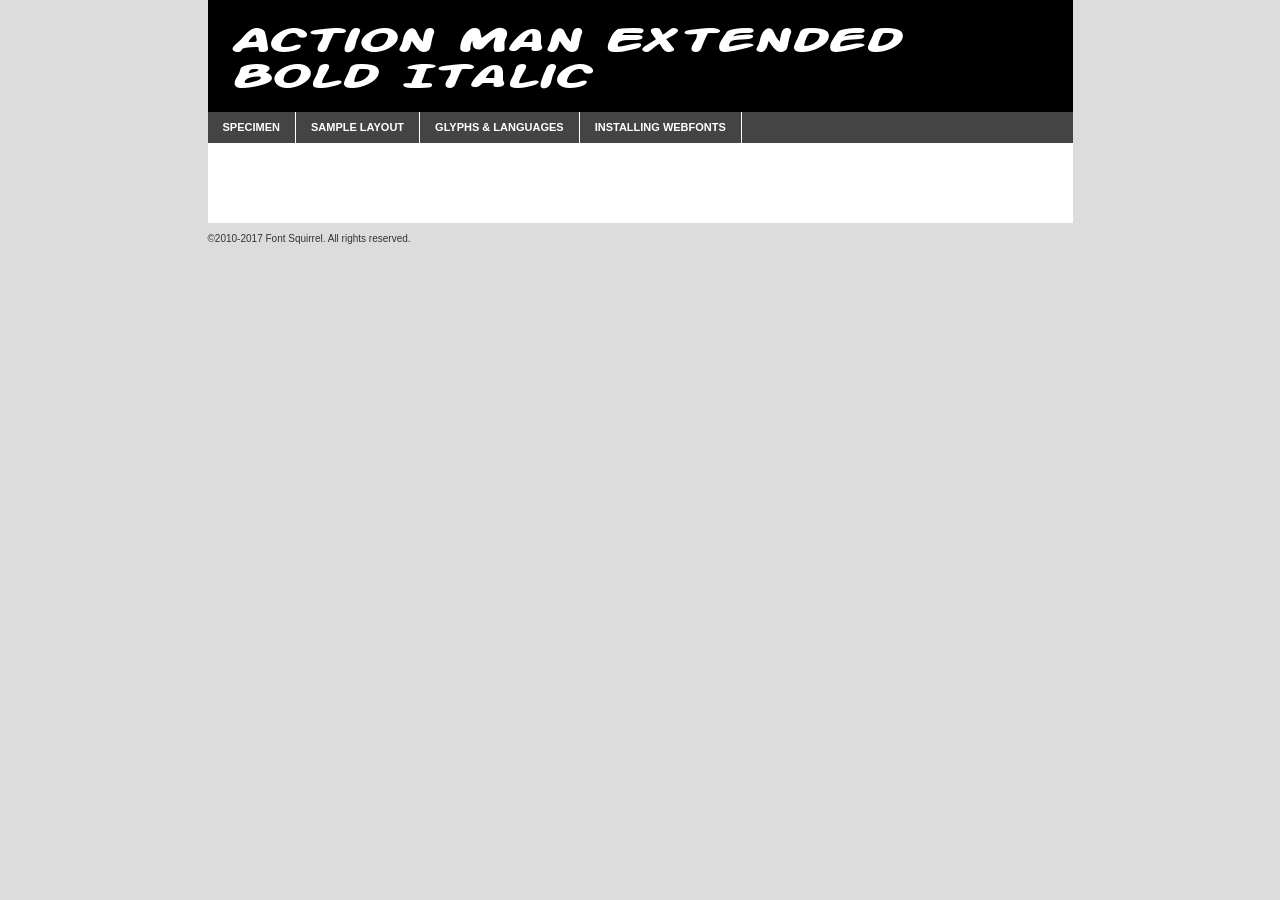
<file: fonts/action-man/action_man_extended_bold_italic-demo.html>
<!DOCTYPE html PUBLIC "-//W3C//DTD XHTML 1.0 Transitional//EN"
        "http://www.w3.org/TR/xhtml1/DTD/xhtml1-transitional.dtd">

<html xmlns="http://www.w3.org/1999/xhtml" xml:lang="en" lang="en">
<head>
    <meta http-equiv="Content-Type" content="text/html; charset=utf-8"/>
    <script src="http://ajax.googleapis.com/ajax/libs/jquery/1.7.2/jquery.min.js" type="text/javascript" charset="utf-8"></script>
    <script type="text/javascript">
		(function($) {
			$.fn.easyTabs = function(option) {
				var param = jQuery.extend({ fadeSpeed: 'fast', defaultContent: 1, activeClass: 'active' }, option);
				$(this).each(function() {
					var thisId = '#' + this.id;
					if ( param.defaultContent == '' )
					{
						param.defaultContent = 1;
					}
					if ( typeof param.defaultContent == 'number' )
					{
						var defaultTab = $(thisId + ' .tabs li:eq(' + (param.defaultContent - 1) + ') a').attr('href').substr(1);
					}
					else
					{
						var defaultTab = param.defaultContent;
					}
					$(thisId + ' .tabs li a').each(function() {
						var tabToHide = $(this).attr('href').substr(1);
						$('#' + tabToHide).addClass('easytabs-tab-content');
					});
					hideAll();
					changeContent(defaultTab);

					function hideAll() {$(thisId + ' .easytabs-tab-content').hide();}

					function changeContent(tabId)
					{
						hideAll();
						$(thisId + ' .tabs li').removeClass(param.activeClass);
						$(thisId + ' .tabs li a[href=#' + tabId + ']').closest('li').addClass(param.activeClass);
						if ( param.fadeSpeed != 'none' )
						{
							$(thisId + ' #' + tabId).fadeIn(param.fadeSpeed);
						}
						else
						{
							$(thisId + ' #' + tabId).show();
						}
					}

					$(thisId + ' .tabs li').click(function() {
						var tabId = $(this).find('a').attr('href').substr(1);
						changeContent(tabId);
						return false;
					});
				});
			}
		})(jQuery);
    </script>
    <link rel="stylesheet" href="specimen_files/specimen_stylesheet.css" type="text/css" charset="utf-8"/>
    <link rel="stylesheet" href="stylesheet.css" type="text/css" charset="utf-8"/>

    <style type="text/css">
        		body {
			font-family: 'action_man_extendedBdIt';
        		}

            </style>

    <title>Action Man Extended Bold Italic Specimen</title>


    <script type="text/javascript" charset="utf-8">
		$(document).ready(function() {
			$('#container').easyTabs({ defaultContent: 1 });
		});
    </script>
</head>

<body>
<div id="container">
    <div id="header">
		Action Man Extended Bold Italic    </div>
    <ul class="tabs">
        <li><a href="#specimen">Specimen</a></li>
        <li><a href="#layout">Sample Layout</a></li>
                <li><a href="#glyphs">Glyphs &amp; Languages</a></li>
        <li><a href="#installing">Installing Webfonts</a></li>

    </ul>

    <div id="main_content">


        <div id="specimen">

            <div class="section">
                <div class="grid12 firstcol">
                    <div class="huge">AaBb</div>
                </div>
            </div>

            <div class="section">
                <div class="glyph_range">A&#x200B;B&#x200b;C&#x200b;D&#x200b;E&#x200b;F&#x200b;G&#x200b;H&#x200b;I&#x200b;J&#x200b;K&#x200b;L&#x200b;M&#x200b;N&#x200b;O&#x200b;P&#x200b;Q&#x200b;R&#x200b;S&#x200b;T&#x200b;U&#x200b;V&#x200b;W&#x200b;X&#x200b;Y&#x200b;Z&#x200b;a&#x200b;b&#x200b;c&#x200b;d&#x200b;e&#x200b;f&#x200b;g&#x200b;h&#x200b;i&#x200b;j&#x200b;k&#x200b;l&#x200b;m&#x200b;n&#x200b;o&#x200b;p&#x200b;q&#x200b;r&#x200b;s&#x200b;t&#x200b;u&#x200b;v&#x200b;w&#x200b;x&#x200b;y&#x200b;z&#x200b;1&#x200b;2&#x200b;3&#x200b;4&#x200b;5&#x200b;6&#x200b;7&#x200b;8&#x200b;9&#x200b;0&#x200b;&amp;&#x200b;.&#x200b;,&#x200b;?&#x200b;!&#x200b;&#64;&#x200b;(&#x200b;)&#x200b;#&#x200b;$&#x200b;%&#x200b;*&#x200b;+&#x200b;-&#x200b;=&#x200b;:&#x200b;;</div>
            </div>
            <div class="section">
                <div class="grid12 firstcol">
                    <table class="sample_table">
                        <tr>
                            <td>10</td>
                            <td class="size10">abcdefghijklmnopqrstuvwxyzABCDEFGHIJKLMNOPQRSTUVWXYZ0123456789abcdefghijklmnopqrstuvwxyzABCDEFGHIJKLMNOPQRSTUVWXYZ0123456789abcdefghijklmnopqrstuvwxyzABCDEFGHIJKLMNOPQRSTUVWXYZ</td>
                        </tr>
                        <tr>
                            <td>11</td>
                            <td class="size11">abcdefghijklmnopqrstuvwxyzABCDEFGHIJKLMNOPQRSTUVWXYZ0123456789abcdefghijklmnopqrstuvwxyzABCDEFGHIJKLMNOPQRSTUVWXYZ0123456789abcdefghijklmnopqrstuvwxyzABCDEFGHIJKLMNOPQRSTUVWXYZ</td>
                        </tr>
                        <tr>
                            <td>12</td>
                            <td class="size12">abcdefghijklmnopqrstuvwxyzABCDEFGHIJKLMNOPQRSTUVWXYZ0123456789abcdefghijklmnopqrstuvwxyzABCDEFGHIJKLMNOPQRSTUVWXYZ0123456789abcdefghijklmnopqrstuvwxyzABCDEFGHIJKLMNOPQRSTUVWXYZ</td>
                        </tr>
                        <tr>
                            <td>13</td>
                            <td class="size13">abcdefghijklmnopqrstuvwxyzABCDEFGHIJKLMNOPQRSTUVWXYZ0123456789abcdefghijklmnopqrstuvwxyzABCDEFGHIJKLMNOPQRSTUVWXYZ0123456789abcdefghijklmnopqrstuvwxyzABCDEFGHIJKLMNOPQRSTUVWXYZ</td>
                        </tr>
                        <tr>
                            <td>14</td>
                            <td class="size14">abcdefghijklmnopqrstuvwxyzABCDEFGHIJKLMNOPQRSTUVWXYZ0123456789abcdefghijklmnopqrstuvwxyzABCDEFGHIJKLMNOPQRSTUVWXYZ0123456789abcdefghijklmnopqrstuvwxyzABCDEFGHIJKLMNOPQRSTUVWXYZ</td>
                        </tr>
                        <tr>
                            <td>16</td>
                            <td class="size16">abcdefghijklmnopqrstuvwxyzABCDEFGHIJKLMNOPQRSTUVWXYZ0123456789abcdefghijklmnopqrstuvwxyzABCDEFGHIJKLMNOPQRSTUVWXYZ</td>
                        </tr>
                        <tr>
                            <td>18</td>
                            <td class="size18">abcdefghijklmnopqrstuvwxyzABCDEFGHIJKLMNOPQRSTUVWXYZ0123456789abcdefghijklmnopqrstuvwxyzABCDEFGHIJKLMNOPQRSTUVWXYZ</td>
                        </tr>
                        <tr>
                            <td>20</td>
                            <td class="size20">abcdefghijklmnopqrstuvwxyzABCDEFGHIJKLMNOPQRSTUVWXYZ0123456789abcdefghijklmnopqrstuvwxyzABCDEFGHIJKLMNOPQRSTUVWXYZ</td>
                        </tr>
                        <tr>
                            <td>24</td>
                            <td class="size24">abcdefghijklmnopqrstuvwxyzABCDEFGHIJKLMNOPQRSTUVWXYZ0123456789abcdefghijklmnopqrstuvwxyzABCDEFGHIJKLMNOPQRSTUVWXYZ</td>
                        </tr>
                        <tr>
                            <td>30</td>
                            <td class="size30">abcdefghijklmnopqrstuvwxyzABCDEFGHIJKLMNOPQRSTUVWXYZ0123456789abcdefghijklmnopqrstuvwxyzABCDEFGHIJKLMNOPQRSTUVWXYZ</td>
                        </tr>
                        <tr>
                            <td>36</td>
                            <td class="size36">abcdefghijklmnopqrstuvwxyzABCDEFGHIJKLMNOPQRSTUVWXYZ0123456789abcdefghijklmnopqrstuvwxyzABCDEFGHIJKLMNOPQRSTUVWXYZ</td>
                        </tr>
                        <tr>
                            <td>48</td>
                            <td class="size48">abcdefghijklmnopqrstuvwxyzABCDEFGHIJKLMNOPQRSTUVWXYZ0123456789abcdefghijklmnopqrstuvwxyzABCDEFGHIJKLMNOPQRSTUVWXYZ</td>
                        </tr>
                        <tr>
                            <td>60</td>
                            <td class="size60">abcdefghijklmnopqrstuvwxyzABCDEFGHIJKLMNOPQRSTUVWXYZ0123456789abcdefghijklmnopqrstuvwxyzABCDEFGHIJKLMNOPQRSTUVWXYZ</td>
                        </tr>
                        <tr>
                            <td>72</td>
                            <td class="size72">abcdefghijklmnopqrstuvwxyzABCDEFGHIJKLMNOPQRSTUVWXYZ0123456789abcdefghijklmnopqrstuvwxyzABCDEFGHIJKLMNOPQRSTUVWXYZ</td>
                        </tr>
                        <tr>
                            <td>90</td>
                            <td class="size90">abcdefghijklmnopqrstuvwxyzABCDEFGHIJKLMNOPQRSTUVWXYZ0123456789abcdefghijklmnopqrstuvwxyzABCDEFGHIJKLMNOPQRSTUVWXYZ</td>
                        </tr>
                    </table>

                </div>

            </div>


            <div class="section" id="bodycomparison">


                <div id="xheight">
                    <div class="fontbody">&#x25FC;&#x25FC;&#x25FC;&#x25FC;&#x25FC;&#x25FC;&#x25FC;&#x25FC;&#x25FC;&#x25FC;&#x25FC;&#x25FC;&#x25FC;&#x25FC;&#x25FC;&#x25FC;&#x25FC;&#x25FC;&#x25FC;&#x25FC;&#x25FC;&#x25FC;&#x25FC;&#x25FC;&#x25FC;&#x25FC;&#x25FC;&#x25FC;&#x25FC;&#x25FC;&#x25FC;&#x25FC;&#x25FC;&#x25FC;&#x25FC;&#x25FC;&#x25FC;&#x25FC;&#x25FC;&#x25FC;&#x25FC;&#x25FC;&#x25FC;&#x25FC;&#x25FC;&#x25FC;&#x25FC;&#x25FC;&#x25FC;&#x25FC;&#x25FC;&#x25FC;&#x25FC;&#x25FC;&#x25FC;&#x25FC;&#x25FC;&#x25FC;&#x25FC;&#x25FC;&#x25FC;&#x25FC;&#x25FC;&#x25FC;&#x25FC;&#x25FC;&#x25FC;&#x25FC;&#x25FC;&#x25FC;&#x25FC;&#x25FC;&#x25FC;&#x25FC;&#x25FC;&#x25FC;&#x25FC;&#x25FC;&#x25FC;&#x25FC;&#x25FC;&#x25FC;&#x25FC;&#x25FC;&#x25FC;&#x25FC;&#x25FC;&#x25FC;&#x25FC;&#x25FC;&#x25FC;&#x25FC;&#x25FC;&#x25FC;&#x25FC;&#x25FC;&#x25FC;&#x25FC;&#x25FC;body</div>
                    <div class="arialbody">body</div>
                    <div class="verdanabody">body</div>
                    <div class="georgiabody">body</div>
                </div>
                <div class="fontbody" style="z-index:1">
                    body<span>Action Man Extended Bold Italic</span>
                </div>
                <div class="arialbody" style="z-index:1">
                    body<span>Arial</span>
                </div>
                <div class="verdanabody" style="z-index:1">
                    body<span>Verdana</span>
                </div>
                <div class="georgiabody" style="z-index:1">
                    body<span>Georgia</span>
                </div>


            </div>


            <div class="section psample psample_row1" id="">

                <div class="grid2 firstcol">
                    <p class="size10"><span>10.</span>Aenean lacinia bibendum nulla sed consectetur. Fusce dapibus, tellus ac cursus commodo, tortor mauris condimentum nibh, ut fermentum massa justo sit amet risus. Nullam id dolor id nibh ultricies vehicula ut id elit. Cum sociis natoque penatibus et magnis dis parturient montes, nascetur ridiculus mus. Nulla vitae elit libero, a pharetra augue.</p>

                </div>
                <div class="grid3">
                    <p class="size11"><span>11.</span>Aenean lacinia bibendum nulla sed consectetur. Fusce dapibus, tellus ac cursus commodo, tortor mauris condimentum nibh, ut fermentum massa justo sit amet risus. Nullam id dolor id nibh ultricies vehicula ut id elit. Cum sociis natoque penatibus et magnis dis parturient montes, nascetur ridiculus mus. Nulla vitae elit libero, a pharetra augue.</p>

                </div>
                <div class="grid3">
                    <p class="size12"><span>12.</span>Aenean lacinia bibendum nulla sed consectetur. Fusce dapibus, tellus ac cursus commodo, tortor mauris condimentum nibh, ut fermentum massa justo sit amet risus. Nullam id dolor id nibh ultricies vehicula ut id elit. Cum sociis natoque penatibus et magnis dis parturient montes, nascetur ridiculus mus. Nulla vitae elit libero, a pharetra augue.</p>

                </div>
                <div class="grid4">
                    <p class="size13"><span>13.</span>Aenean lacinia bibendum nulla sed consectetur. Fusce dapibus, tellus ac cursus commodo, tortor mauris condimentum nibh, ut fermentum massa justo sit amet risus. Nullam id dolor id nibh ultricies vehicula ut id elit. Cum sociis natoque penatibus et magnis dis parturient montes, nascetur ridiculus mus. Nulla vitae elit libero, a pharetra augue.</p>

                </div>
                <div class="white_blend"></div>

            </div>
            <div class="section psample psample_row2" id="">
                <div class="grid3 firstcol">
                    <p class="size14"><span>14.</span>Aenean lacinia bibendum nulla sed consectetur. Fusce dapibus, tellus ac cursus commodo, tortor mauris condimentum nibh, ut fermentum massa justo sit amet risus. Nullam id dolor id nibh ultricies vehicula ut id elit. Cum sociis natoque penatibus et magnis dis parturient montes, nascetur ridiculus mus. Nulla vitae elit libero, a pharetra augue.</p>

                </div>
                <div class="grid4">
                    <p class="size16"><span>16.</span>Aenean lacinia bibendum nulla sed consectetur. Fusce dapibus, tellus ac cursus commodo, tortor mauris condimentum nibh, ut fermentum massa justo sit amet risus. Nullam id dolor id nibh ultricies vehicula ut id elit. Cum sociis natoque penatibus et magnis dis parturient montes, nascetur ridiculus mus. Nulla vitae elit libero, a pharetra augue.</p>

                </div>
                <div class="grid5">
                    <p class="size18"><span>18.</span>Aenean lacinia bibendum nulla sed consectetur. Fusce dapibus, tellus ac cursus commodo, tortor mauris condimentum nibh, ut fermentum massa justo sit amet risus. Nullam id dolor id nibh ultricies vehicula ut id elit. Cum sociis natoque penatibus et magnis dis parturient montes, nascetur ridiculus mus. Nulla vitae elit libero, a pharetra augue.</p>

                </div>

                <div class="white_blend"></div>

            </div>

            <div class="section psample psample_row3" id="">
                <div class="grid5 firstcol">
                    <p class="size20"><span>20.</span>Aenean lacinia bibendum nulla sed consectetur. Fusce dapibus, tellus ac cursus commodo, tortor mauris condimentum nibh, ut fermentum massa justo sit amet risus. Nullam id dolor id nibh ultricies vehicula ut id elit. Cum sociis natoque penatibus et magnis dis parturient montes, nascetur ridiculus mus. Nulla vitae elit libero, a pharetra augue.</p>
                </div>
                <div class="grid7">
                    <p class="size24"><span>24.</span>Aenean lacinia bibendum nulla sed consectetur. Fusce dapibus, tellus ac cursus commodo, tortor mauris condimentum nibh, ut fermentum massa justo sit amet risus. Nullam id dolor id nibh ultricies vehicula ut id elit. Cum sociis natoque penatibus et magnis dis parturient montes, nascetur ridiculus mus. Nulla vitae elit libero, a pharetra augue.</p>
                </div>

                <div class="white_blend"></div>

            </div>

            <div class="section psample psample_row4" id="">
                <div class="grid12 firstcol">
                    <p class="size30"><span>30.</span>Aenean lacinia bibendum nulla sed consectetur. Fusce dapibus, tellus ac cursus commodo, tortor mauris condimentum nibh, ut fermentum massa justo sit amet risus. Nullam id dolor id nibh ultricies vehicula ut id elit. Cum sociis natoque penatibus et magnis dis parturient montes, nascetur ridiculus mus. Nulla vitae elit libero, a pharetra augue.</p>
                </div>
                <div class="white_blend"></div>

            </div>


            <div class="section psample psample_row1 fullreverse">
                <div class="grid2 firstcol">
                    <p class="size10"><span>10.</span>Aenean lacinia bibendum nulla sed consectetur. Fusce dapibus, tellus ac cursus commodo, tortor mauris condimentum nibh, ut fermentum massa justo sit amet risus. Nullam id dolor id nibh ultricies vehicula ut id elit. Cum sociis natoque penatibus et magnis dis parturient montes, nascetur ridiculus mus. Nulla vitae elit libero, a pharetra augue.</p>

                </div>
                <div class="grid3">
                    <p class="size11"><span>11.</span>Aenean lacinia bibendum nulla sed consectetur. Fusce dapibus, tellus ac cursus commodo, tortor mauris condimentum nibh, ut fermentum massa justo sit amet risus. Nullam id dolor id nibh ultricies vehicula ut id elit. Cum sociis natoque penatibus et magnis dis parturient montes, nascetur ridiculus mus. Nulla vitae elit libero, a pharetra augue.</p>

                </div>
                <div class="grid3">
                    <p class="size12"><span>12.</span>Aenean lacinia bibendum nulla sed consectetur. Fusce dapibus, tellus ac cursus commodo, tortor mauris condimentum nibh, ut fermentum massa justo sit amet risus. Nullam id dolor id nibh ultricies vehicula ut id elit. Cum sociis natoque penatibus et magnis dis parturient montes, nascetur ridiculus mus. Nulla vitae elit libero, a pharetra augue.</p>

                </div>
                <div class="grid4">
                    <p class="size13"><span>13.</span>Aenean lacinia bibendum nulla sed consectetur. Fusce dapibus, tellus ac cursus commodo, tortor mauris condimentum nibh, ut fermentum massa justo sit amet risus. Nullam id dolor id nibh ultricies vehicula ut id elit. Cum sociis natoque penatibus et magnis dis parturient montes, nascetur ridiculus mus. Nulla vitae elit libero, a pharetra augue.</p>

                </div>
                <div class="black_blend"></div>

            </div>

            <div class="section psample psample_row2 fullreverse">
                <div class="grid3 firstcol">
                    <p class="size14"><span>14.</span>Aenean lacinia bibendum nulla sed consectetur. Fusce dapibus, tellus ac cursus commodo, tortor mauris condimentum nibh, ut fermentum massa justo sit amet risus. Nullam id dolor id nibh ultricies vehicula ut id elit. Cum sociis natoque penatibus et magnis dis parturient montes, nascetur ridiculus mus. Nulla vitae elit libero, a pharetra augue.</p>

                </div>
                <div class="grid4">
                    <p class="size16"><span>16.</span>Aenean lacinia bibendum nulla sed consectetur. Fusce dapibus, tellus ac cursus commodo, tortor mauris condimentum nibh, ut fermentum massa justo sit amet risus. Nullam id dolor id nibh ultricies vehicula ut id elit. Cum sociis natoque penatibus et magnis dis parturient montes, nascetur ridiculus mus. Nulla vitae elit libero, a pharetra augue.</p>

                </div>
                <div class="grid5">
                    <p class="size18"><span>18.</span>Aenean lacinia bibendum nulla sed consectetur. Fusce dapibus, tellus ac cursus commodo, tortor mauris condimentum nibh, ut fermentum massa justo sit amet risus. Nullam id dolor id nibh ultricies vehicula ut id elit. Cum sociis natoque penatibus et magnis dis parturient montes, nascetur ridiculus mus. Nulla vitae elit libero, a pharetra augue.</p>

                </div>
                <div class="black_blend"></div>

            </div>

            <div class="section psample fullreverse psample_row3" id="">
                <div class="grid5 firstcol">
                    <p class="size20"><span>20.</span>Aenean lacinia bibendum nulla sed consectetur. Fusce dapibus, tellus ac cursus commodo, tortor mauris condimentum nibh, ut fermentum massa justo sit amet risus. Nullam id dolor id nibh ultricies vehicula ut id elit. Cum sociis natoque penatibus et magnis dis parturient montes, nascetur ridiculus mus. Nulla vitae elit libero, a pharetra augue.</p>
                </div>
                <div class="grid7">
                    <p class="size24"><span>24.</span>Aenean lacinia bibendum nulla sed consectetur. Fusce dapibus, tellus ac cursus commodo, tortor mauris condimentum nibh, ut fermentum massa justo sit amet risus. Nullam id dolor id nibh ultricies vehicula ut id elit. Cum sociis natoque penatibus et magnis dis parturient montes, nascetur ridiculus mus. Nulla vitae elit libero, a pharetra augue.</p>
                </div>

                <div class="black_blend"></div>

            </div>

            <div class="section psample fullreverse psample_row4" id="" style="border-bottom: 20px #000 solid;">
                <div class="grid12 firstcol">
                    <p class="size30"><span>30.</span>Aenean lacinia bibendum nulla sed consectetur. Fusce dapibus, tellus ac cursus commodo, tortor mauris condimentum nibh, ut fermentum massa justo sit amet risus. Nullam id dolor id nibh ultricies vehicula ut id elit. Cum sociis natoque penatibus et magnis dis parturient montes, nascetur ridiculus mus. Nulla vitae elit libero, a pharetra augue.</p>
                </div>
                <div class="black_blend"></div>

            </div>


        </div>

        <div id="layout">

            <div class="section">

                <div class="grid12 firstcol">
                    <h1>Lorem Ipsum Dolor</h1>
                    <h2>Etiam porta sem malesuada magna mollis euismod</h2>

                    <p class="byline">By <a href="#link">Aenean Lacinia</a></p>
                </div>
            </div>
            <div class="section">
                <div class="grid8 firstcol">
                    <p class="large">Donec sed odio dui. Morbi leo risus, porta ac consectetur ac, vestibulum at eros. Fusce dapibus, tellus ac cursus commodo, tortor mauris condimentum nibh, ut fermentum massa justo sit amet risus. </p>


                    <h3>Pellentesque ornare sem</h3>

                    <p>Maecenas sed diam eget risus varius blandit sit amet non magna. Maecenas faucibus mollis interdum. Donec ullamcorper nulla non metus auctor fringilla. Nullam id dolor id nibh ultricies vehicula ut id elit. Nullam id dolor id nibh ultricies vehicula ut id elit. </p>

                    <p>Aenean eu leo quam. Pellentesque ornare sem lacinia quam venenatis vestibulum. Lorem ipsum dolor sit amet, consectetur adipiscing elit. Cum sociis natoque penatibus et magnis dis parturient montes, nascetur ridiculus mus. </p>

                    <p>Nulla vitae elit libero, a pharetra augue. Praesent commodo cursus magna, vel scelerisque nisl consectetur et. Aenean lacinia bibendum nulla sed consectetur. </p>

                    <p>Nullam quis risus eget urna mollis ornare vel eu leo. Nullam quis risus eget urna mollis ornare vel eu leo. Maecenas sed diam eget risus varius blandit sit amet non magna. Donec ullamcorper nulla non metus auctor fringilla. </p>

                    <h3>Cras mattis consectetur</h3>

                    <p>Aenean eu leo quam. Pellentesque ornare sem lacinia quam venenatis vestibulum. Aenean lacinia bibendum nulla sed consectetur. Integer posuere erat a ante venenatis dapibus posuere velit aliquet. Cras mattis consectetur purus sit amet fermentum. </p>

                    <p>Nullam id dolor id nibh ultricies vehicula ut id elit. Nullam quis risus eget urna mollis ornare vel eu leo. Cras mattis consectetur purus sit amet fermentum.</p>
                </div>

                <div class="grid4 sidebar">

                    <div class="box reverse">
                        <p class="last">Nullam quis risus eget urna mollis ornare vel eu leo. Donec ullamcorper nulla non metus auctor fringilla. Cras mattis consectetur purus sit amet fermentum. Sed posuere consectetur est at lobortis. Lorem ipsum dolor sit amet, consectetur adipiscing elit. </p>
                    </div>

                    <p class="caption">Maecenas sed diam eget risus varius.</p>

                    <p>Vestibulum id ligula porta felis euismod semper. Integer posuere erat a ante venenatis dapibus posuere velit aliquet. Vestibulum id ligula porta felis euismod semper. Sed posuere consectetur est at lobortis. Maecenas sed diam eget risus varius blandit sit amet non magna. Fusce dapibus, tellus ac cursus commodo, tortor mauris condimentum nibh, ut fermentum massa justo sit amet risus. </p>


                    <p>Duis mollis, est non commodo luctus, nisi erat porttitor ligula, eget lacinia odio sem nec elit. Aenean lacinia bibendum nulla sed consectetur. Vivamus sagittis lacus vel augue laoreet rutrum faucibus dolor auctor. Aenean lacinia bibendum nulla sed consectetur. Nullam quis risus eget urna mollis ornare vel eu leo. </p>

                    <p>Praesent commodo cursus magna, vel scelerisque nisl consectetur et. Donec ullamcorper nulla non metus auctor fringilla. Maecenas faucibus mollis interdum. Fusce dapibus, tellus ac cursus commodo, tortor mauris condimentum nibh, ut fermentum massa justo sit amet risus. </p>

                </div>
            </div>

        </div>


		

        <div id="glyphs">
            <div class="section">
                <div class="grid12 firstcol">

                    <h1>Language Support</h1>
                    <p>The subset of Action Man Extended Bold Italic in this kit supports the following languages:<br/>

						Breton, Chamorro, Danish, Dutch, English, Finnish, Frisian, Galician, German, Italian, Malagasy, Norwegian, Spanish, Alsatian, Aragonese, Arapaho, Arrernte, Asturian, Aymara, Bislama, Cebuano, Corsican, Fijian, French_creole, Gilbertese, Greenlandic, Haitian_creole, Hiligaynon, Hmong, Hopi, Ibanag, Iloko_ilokano, Indonesian, Interglossa_glosa, Interlingua, Irish_gaelic, Lojban, Lombard, Luxembourgeois, Mohawk, Norfolk_pitcairnese, Oromo, Pangasinan, Papiamento, Piedmontese, Potawatomi, Rhaeto-romance, Romansh, Rotokas, Sami_lule, Scots_gaelic, Seychelles_creole, Shona, Somali, Southern_ndebele, Swahili, Swati_swazi, Tagalog_filipino_pilipino, Tetum, Tok_pisin, Uyghur_latinized, Volapuk, Warlpiri, Xhosa, Yapese, Zulu, Latinbasic, Ubasic, Demo                    </p>
                    <h1>Glyph Chart</h1>
                    <p>The subset of Action Man Extended Bold Italic in this kit includes all the glyphs listed below. Unicode entities are included above each glyph to help you insert individual characters into your layout.</p>
                    <div id="glyph_chart">

						                            							                                <div><p>&amp;#32;</p>&#32;</div>
																				                                <div><p>&amp;#33;</p>&#33;</div>
																				                                <div><p>&amp;#34;</p>&#34;</div>
																				                                <div><p>&amp;#35;</p>&#35;</div>
																				                                <div><p>&amp;#36;</p>&#36;</div>
																				                                <div><p>&amp;#37;</p>&#37;</div>
																				                                <div><p>&amp;#38;</p>&#38;</div>
																				                                <div><p>&amp;#39;</p>&#39;</div>
																				                                <div><p>&amp;#40;</p>&#40;</div>
																				                                <div><p>&amp;#41;</p>&#41;</div>
																				                                <div><p>&amp;#42;</p>&#42;</div>
																				                                <div><p>&amp;#43;</p>&#43;</div>
																				                                <div><p>&amp;#44;</p>&#44;</div>
																				                                <div><p>&amp;#45;</p>&#45;</div>
																				                                <div><p>&amp;#46;</p>&#46;</div>
																				                                <div><p>&amp;#47;</p>&#47;</div>
																				                                <div><p>&amp;#48;</p>&#48;</div>
																				                                <div><p>&amp;#49;</p>&#49;</div>
																				                                <div><p>&amp;#50;</p>&#50;</div>
																				                                <div><p>&amp;#51;</p>&#51;</div>
																				                                <div><p>&amp;#52;</p>&#52;</div>
																				                                <div><p>&amp;#53;</p>&#53;</div>
																				                                <div><p>&amp;#54;</p>&#54;</div>
																				                                <div><p>&amp;#55;</p>&#55;</div>
																				                                <div><p>&amp;#56;</p>&#56;</div>
																				                                <div><p>&amp;#57;</p>&#57;</div>
																				                                <div><p>&amp;#58;</p>&#58;</div>
																				                                <div><p>&amp;#59;</p>&#59;</div>
																				                                <div><p>&amp;#60;</p>&#60;</div>
																				                                <div><p>&amp;#61;</p>&#61;</div>
																				                                <div><p>&amp;#62;</p>&#62;</div>
																				                                <div><p>&amp;#63;</p>&#63;</div>
																				                                <div><p>&amp;#64;</p>&#64;</div>
																				                                <div><p>&amp;#65;</p>&#65;</div>
																				                                <div><p>&amp;#66;</p>&#66;</div>
																				                                <div><p>&amp;#67;</p>&#67;</div>
																				                                <div><p>&amp;#68;</p>&#68;</div>
																				                                <div><p>&amp;#69;</p>&#69;</div>
																				                                <div><p>&amp;#70;</p>&#70;</div>
																				                                <div><p>&amp;#71;</p>&#71;</div>
																				                                <div><p>&amp;#72;</p>&#72;</div>
																				                                <div><p>&amp;#73;</p>&#73;</div>
																				                                <div><p>&amp;#74;</p>&#74;</div>
																				                                <div><p>&amp;#75;</p>&#75;</div>
																				                                <div><p>&amp;#76;</p>&#76;</div>
																				                                <div><p>&amp;#77;</p>&#77;</div>
																				                                <div><p>&amp;#78;</p>&#78;</div>
																				                                <div><p>&amp;#79;</p>&#79;</div>
																				                                <div><p>&amp;#80;</p>&#80;</div>
																				                                <div><p>&amp;#81;</p>&#81;</div>
																				                                <div><p>&amp;#82;</p>&#82;</div>
																				                                <div><p>&amp;#83;</p>&#83;</div>
																				                                <div><p>&amp;#84;</p>&#84;</div>
																				                                <div><p>&amp;#85;</p>&#85;</div>
																				                                <div><p>&amp;#86;</p>&#86;</div>
																				                                <div><p>&amp;#87;</p>&#87;</div>
																				                                <div><p>&amp;#88;</p>&#88;</div>
																				                                <div><p>&amp;#89;</p>&#89;</div>
																				                                <div><p>&amp;#90;</p>&#90;</div>
																				                                <div><p>&amp;#91;</p>&#91;</div>
																				                                <div><p>&amp;#92;</p>&#92;</div>
																				                                <div><p>&amp;#93;</p>&#93;</div>
																				                                <div><p>&amp;#94;</p>&#94;</div>
																				                                <div><p>&amp;#95;</p>&#95;</div>
																				                                <div><p>&amp;#96;</p>&#96;</div>
																				                                <div><p>&amp;#97;</p>&#97;</div>
																				                                <div><p>&amp;#98;</p>&#98;</div>
																				                                <div><p>&amp;#99;</p>&#99;</div>
																				                                <div><p>&amp;#100;</p>&#100;</div>
																				                                <div><p>&amp;#101;</p>&#101;</div>
																				                                <div><p>&amp;#102;</p>&#102;</div>
																				                                <div><p>&amp;#103;</p>&#103;</div>
																				                                <div><p>&amp;#104;</p>&#104;</div>
																				                                <div><p>&amp;#105;</p>&#105;</div>
																				                                <div><p>&amp;#106;</p>&#106;</div>
																				                                <div><p>&amp;#107;</p>&#107;</div>
																				                                <div><p>&amp;#108;</p>&#108;</div>
																				                                <div><p>&amp;#109;</p>&#109;</div>
																				                                <div><p>&amp;#110;</p>&#110;</div>
																				                                <div><p>&amp;#111;</p>&#111;</div>
																				                                <div><p>&amp;#112;</p>&#112;</div>
																				                                <div><p>&amp;#113;</p>&#113;</div>
																				                                <div><p>&amp;#114;</p>&#114;</div>
																				                                <div><p>&amp;#115;</p>&#115;</div>
																				                                <div><p>&amp;#116;</p>&#116;</div>
																				                                <div><p>&amp;#117;</p>&#117;</div>
																				                                <div><p>&amp;#118;</p>&#118;</div>
																				                                <div><p>&amp;#119;</p>&#119;</div>
																				                                <div><p>&amp;#120;</p>&#120;</div>
																				                                <div><p>&amp;#121;</p>&#121;</div>
																				                                <div><p>&amp;#122;</p>&#122;</div>
																				                                <div><p>&amp;#123;</p>&#123;</div>
																				                                <div><p>&amp;#124;</p>&#124;</div>
																				                                <div><p>&amp;#125;</p>&#125;</div>
																				                                <div><p>&amp;#126;</p>&#126;</div>
																				                                <div><p>&amp;#160;</p>&#160;</div>
																				                                <div><p>&amp;#161;</p>&#161;</div>
																				                                <div><p>&amp;#162;</p>&#162;</div>
																				                                <div><p>&amp;#163;</p>&#163;</div>
																				                                <div><p>&amp;#164;</p>&#164;</div>
																				                                <div><p>&amp;#165;</p>&#165;</div>
																				                                <div><p>&amp;#166;</p>&#166;</div>
																				                                <div><p>&amp;#168;</p>&#168;</div>
																				                                <div><p>&amp;#169;</p>&#169;</div>
																				                                <div><p>&amp;#171;</p>&#171;</div>
																				                                <div><p>&amp;#173;</p>&#173;</div>
																				                                <div><p>&amp;#174;</p>&#174;</div>
																				                                <div><p>&amp;#176;</p>&#176;</div>
																				                                <div><p>&amp;#177;</p>&#177;</div>
																				                                <div><p>&amp;#180;</p>&#180;</div>
																				                                <div><p>&amp;#182;</p>&#182;</div>
																				                                <div><p>&amp;#183;</p>&#183;</div>
																				                                <div><p>&amp;#187;</p>&#187;</div>
																				                                <div><p>&amp;#191;</p>&#191;</div>
																				                                <div><p>&amp;#192;</p>&#192;</div>
																				                                <div><p>&amp;#193;</p>&#193;</div>
																				                                <div><p>&amp;#194;</p>&#194;</div>
																				                                <div><p>&amp;#195;</p>&#195;</div>
																				                                <div><p>&amp;#196;</p>&#196;</div>
																				                                <div><p>&amp;#197;</p>&#197;</div>
																				                                <div><p>&amp;#198;</p>&#198;</div>
																				                                <div><p>&amp;#200;</p>&#200;</div>
																				                                <div><p>&amp;#201;</p>&#201;</div>
																				                                <div><p>&amp;#202;</p>&#202;</div>
																				                                <div><p>&amp;#203;</p>&#203;</div>
																				                                <div><p>&amp;#204;</p>&#204;</div>
																				                                <div><p>&amp;#205;</p>&#205;</div>
																				                                <div><p>&amp;#206;</p>&#206;</div>
																				                                <div><p>&amp;#207;</p>&#207;</div>
																				                                <div><p>&amp;#209;</p>&#209;</div>
																				                                <div><p>&amp;#210;</p>&#210;</div>
																				                                <div><p>&amp;#211;</p>&#211;</div>
																				                                <div><p>&amp;#212;</p>&#212;</div>
																				                                <div><p>&amp;#213;</p>&#213;</div>
																				                                <div><p>&amp;#214;</p>&#214;</div>
																				                                <div><p>&amp;#215;</p>&#215;</div>
																				                                <div><p>&amp;#216;</p>&#216;</div>
																				                                <div><p>&amp;#217;</p>&#217;</div>
																				                                <div><p>&amp;#218;</p>&#218;</div>
																				                                <div><p>&amp;#219;</p>&#219;</div>
																				                                <div><p>&amp;#220;</p>&#220;</div>
																				                                <div><p>&amp;#221;</p>&#221;</div>
																				                                <div><p>&amp;#222;</p>&#222;</div>
																				                                <div><p>&amp;#223;</p>&#223;</div>
																				                                <div><p>&amp;#224;</p>&#224;</div>
																				                                <div><p>&amp;#225;</p>&#225;</div>
																				                                <div><p>&amp;#226;</p>&#226;</div>
																				                                <div><p>&amp;#227;</p>&#227;</div>
																				                                <div><p>&amp;#228;</p>&#228;</div>
																				                                <div><p>&amp;#229;</p>&#229;</div>
																				                                <div><p>&amp;#230;</p>&#230;</div>
																				                                <div><p>&amp;#232;</p>&#232;</div>
																				                                <div><p>&amp;#233;</p>&#233;</div>
																				                                <div><p>&amp;#234;</p>&#234;</div>
																				                                <div><p>&amp;#235;</p>&#235;</div>
																				                                <div><p>&amp;#236;</p>&#236;</div>
																				                                <div><p>&amp;#237;</p>&#237;</div>
																				                                <div><p>&amp;#238;</p>&#238;</div>
																				                                <div><p>&amp;#239;</p>&#239;</div>
																				                                <div><p>&amp;#241;</p>&#241;</div>
																				                                <div><p>&amp;#242;</p>&#242;</div>
																				                                <div><p>&amp;#243;</p>&#243;</div>
																				                                <div><p>&amp;#244;</p>&#244;</div>
																				                                <div><p>&amp;#245;</p>&#245;</div>
																				                                <div><p>&amp;#246;</p>&#246;</div>
																				                                <div><p>&amp;#247;</p>&#247;</div>
																				                                <div><p>&amp;#248;</p>&#248;</div>
																				                                <div><p>&amp;#249;</p>&#249;</div>
																				                                <div><p>&amp;#250;</p>&#250;</div>
																				                                <div><p>&amp;#251;</p>&#251;</div>
																				                                <div><p>&amp;#252;</p>&#252;</div>
																				                                <div><p>&amp;#253;</p>&#253;</div>
																				                                <div><p>&amp;#254;</p>&#254;</div>
																				                                <div><p>&amp;#255;</p>&#255;</div>
																				                                <div><p>&amp;#338;</p>&#338;</div>
																				                                <div><p>&amp;#339;</p>&#339;</div>
																				                                <div><p>&amp;#376;</p>&#376;</div>
																				                                <div><p>&amp;#710;</p>&#710;</div>
																				                                <div><p>&amp;#732;</p>&#732;</div>
																				                                <div><p>&amp;#8192;</p>&#8192;</div>
																				                                <div><p>&amp;#8193;</p>&#8193;</div>
																				                                <div><p>&amp;#8194;</p>&#8194;</div>
																				                                <div><p>&amp;#8195;</p>&#8195;</div>
																				                                <div><p>&amp;#8196;</p>&#8196;</div>
																				                                <div><p>&amp;#8197;</p>&#8197;</div>
																				                                <div><p>&amp;#8198;</p>&#8198;</div>
																				                                <div><p>&amp;#8199;</p>&#8199;</div>
																				                                <div><p>&amp;#8200;</p>&#8200;</div>
																				                                <div><p>&amp;#8201;</p>&#8201;</div>
																				                                <div><p>&amp;#8202;</p>&#8202;</div>
																				                                <div><p>&amp;#8208;</p>&#8208;</div>
																				                                <div><p>&amp;#8209;</p>&#8209;</div>
																				                                <div><p>&amp;#8210;</p>&#8210;</div>
																				                                <div><p>&amp;#8211;</p>&#8211;</div>
																				                                <div><p>&amp;#8212;</p>&#8212;</div>
																				                                <div><p>&amp;#8216;</p>&#8216;</div>
																				                                <div><p>&amp;#8217;</p>&#8217;</div>
																				                                <div><p>&amp;#8218;</p>&#8218;</div>
																				                                <div><p>&amp;#8220;</p>&#8220;</div>
																				                                <div><p>&amp;#8221;</p>&#8221;</div>
																				                                <div><p>&amp;#8222;</p>&#8222;</div>
																				                                <div><p>&amp;#8226;</p>&#8226;</div>
																				                                <div><p>&amp;#8230;</p>&#8230;</div>
																				                                <div><p>&amp;#8239;</p>&#8239;</div>
																				                                <div><p>&amp;#8249;</p>&#8249;</div>
																				                                <div><p>&amp;#8250;</p>&#8250;</div>
																				                                <div><p>&amp;#8287;</p>&#8287;</div>
																				                                <div><p>&amp;#8364;</p>&#8364;</div>
																				                                <div><p>&amp;#8482;</p>&#8482;</div>
																				                                <div><p>&amp;#9724;</p>&#9724;</div>
																																																										                    </div>
                </div>


            </div>
        </div>


        <div id="specs">

        </div>

        <div id="installing">
            <div class="section">
                <div class="grid7 firstcol">
                    <h1>Installing Webfonts</h1>

                    <p>Webfonts are supported by all major browser platforms but not all in the same way. There are currently four different font formats that must be included in order to target all browsers. This includes TTF, WOFF, EOT and SVG.</p>

                    <h2>1. Upload your webfonts</h2>
                    <p>You must upload your webfont kit to your website. They should be in or near the same directory as your CSS files.</p>

                    <h2>2. Include the webfont stylesheet</h2>
                    <p>A special CSS @font-face declaration helps the various browsers select the appropriate font it needs without causing you a bunch of headaches. Learn more about this syntax by reading the <a href="https://www.fontspring.com/blog/further-hardening-of-the-bulletproof-syntax">Fontspring blog post</a> about it. The code for it is as follows:</p>


                    <code>
                        @font-face{
                        font-family: 'MyWebFont';
                        src: url('WebFont.eot');
                        src: url('WebFont.eot?#iefix') format('embedded-opentype'),
                        url('WebFont.woff') format('woff'),
                        url('WebFont.ttf') format('truetype'),
                        url('WebFont.svg#webfont') format('svg');
                        }
                    </code>

                    <p>We've already gone ahead and generated the code for you. All you have to do is link to the stylesheet in your HTML, like this:</p>
                    <code>&lt;link rel=&quot;stylesheet&quot; href=&quot;stylesheet.css&quot; type=&quot;text/css&quot; charset=&quot;utf-8&quot; /&gt;</code>

                    <h2>3. Modify your own stylesheet</h2>
                    <p>To take advantage of your new fonts, you must tell your stylesheet to use them. Look at the original @font-face declaration above and find the property called "font-family." The name linked there will be what you use to reference the font. Prepend that webfont name to the font stack in the "font-family" property, inside the selector you want to change. For example:</p>
                    <code>p { font-family: 'WebFont', Arial, sans-serif; }</code>

                    <h2>4. Test</h2>
                    <p>Getting webfonts to work cross-browser <em>can</em> be tricky. Use the information in the sidebar to help you if you find that fonts aren't loading in a particular browser.</p>
                </div>

                <div class="grid5 sidebar">
                    <div class="box">
                        <h2>Troubleshooting<br/>Font-Face Problems</h2>
                        <p>Having trouble getting your webfonts to load in your new website? Here are some tips to sort out what might be the problem.</p>

                        <h3>Fonts not showing in any browser</h3>

                        <p>This sounds like you need to work on the plumbing. You either did not upload the fonts to the correct directory, or you did not link the fonts properly in the CSS. If you've confirmed that all this is correct and you still have a problem, take a look at your .htaccess file and see if requests are getting intercepted.</p>

                        <h3>Fonts not loading in iPhone or iPad</h3>

                        <p>The most common problem here is that you are serving the fonts from an IIS server. IIS refuses to serve files that have unknown MIME types. If that is the case, you must set the MIME type for SVG to "image/svg+xml" in the server settings. Follow these instructions from Microsoft if you need help.</p>

                        <h3>Fonts not loading in Firefox</h3>

                        <p>The primary reason for this failure? You are still using a version Firefox older than 3.5. So upgrade already! If that isn't it, then you are very likely serving fonts from a different domain. Firefox requires that all font assets be served from the same domain. Lastly it is possible that you need to add WOFF to your list of MIME types (if you are serving via IIS.)</p>

                        <h3>Fonts not loading in IE</h3>

                        <p>Are you looking at Internet Explorer on an actual Windows machine or are you cheating by using a service like Adobe BrowserLab? Many of these screenshot services do not render @font-face for IE. Best to test it on a real machine.</p>

                        <h3>Fonts not loading in IE9</h3>

                        <p>IE9, like Firefox, requires that fonts be served from the same domain as the website. Make sure that is the case.</p>
                    </div>
                </div>
            </div>

        </div>

    </div>
    <div id="footer">
        <p>&copy;2010-2017 Font Squirrel. All rights reserved.</p>
    </div>
</div>
</body>
</html>
</file>
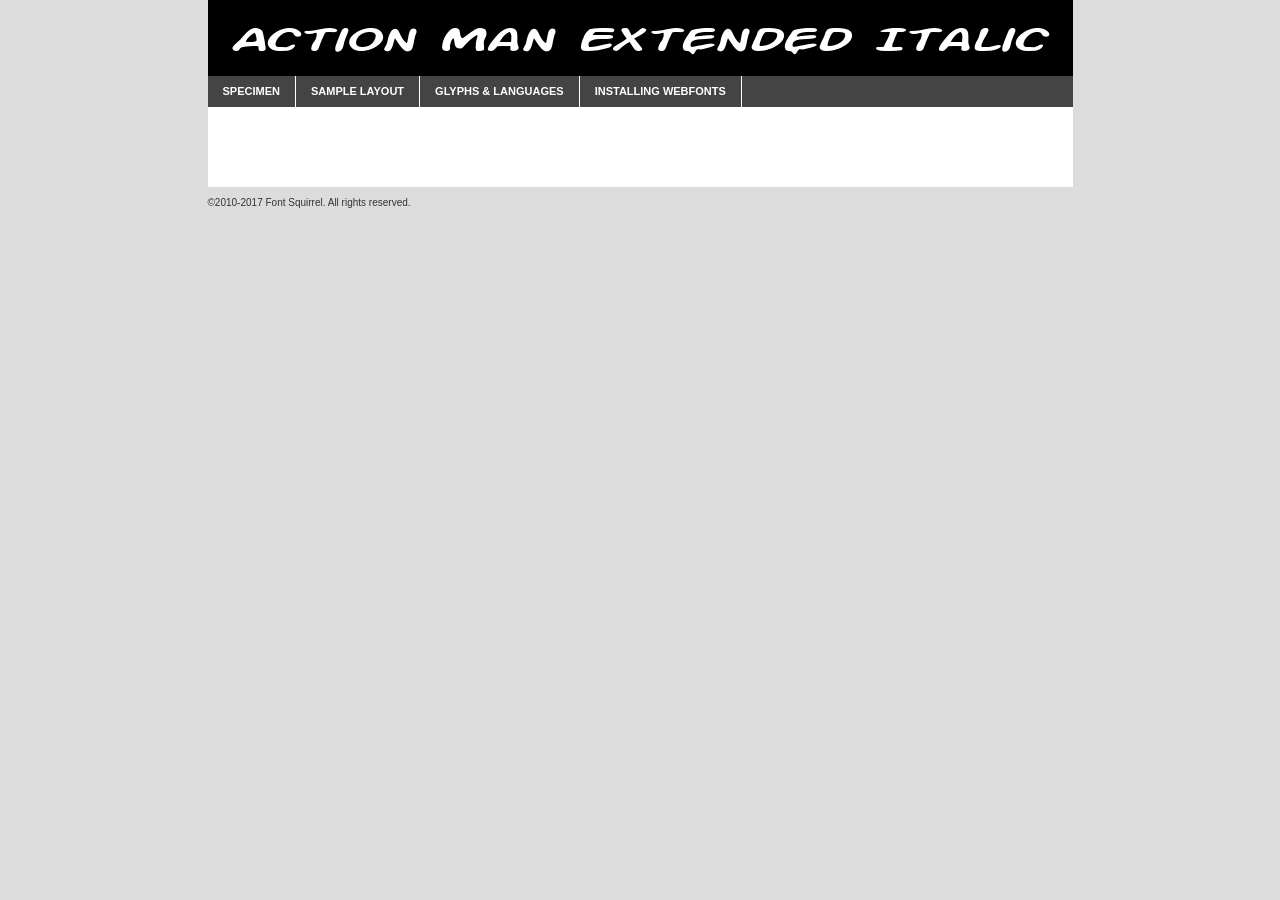
<file: fonts/action-man/action_man_extended_italic-demo.html>
<!DOCTYPE html PUBLIC "-//W3C//DTD XHTML 1.0 Transitional//EN"
        "http://www.w3.org/TR/xhtml1/DTD/xhtml1-transitional.dtd">

<html xmlns="http://www.w3.org/1999/xhtml" xml:lang="en" lang="en">
<head>
    <meta http-equiv="Content-Type" content="text/html; charset=utf-8"/>
    <script src="http://ajax.googleapis.com/ajax/libs/jquery/1.7.2/jquery.min.js" type="text/javascript" charset="utf-8"></script>
    <script type="text/javascript">
		(function($) {
			$.fn.easyTabs = function(option) {
				var param = jQuery.extend({ fadeSpeed: 'fast', defaultContent: 1, activeClass: 'active' }, option);
				$(this).each(function() {
					var thisId = '#' + this.id;
					if ( param.defaultContent == '' )
					{
						param.defaultContent = 1;
					}
					if ( typeof param.defaultContent == 'number' )
					{
						var defaultTab = $(thisId + ' .tabs li:eq(' + (param.defaultContent - 1) + ') a').attr('href').substr(1);
					}
					else
					{
						var defaultTab = param.defaultContent;
					}
					$(thisId + ' .tabs li a').each(function() {
						var tabToHide = $(this).attr('href').substr(1);
						$('#' + tabToHide).addClass('easytabs-tab-content');
					});
					hideAll();
					changeContent(defaultTab);

					function hideAll() {$(thisId + ' .easytabs-tab-content').hide();}

					function changeContent(tabId)
					{
						hideAll();
						$(thisId + ' .tabs li').removeClass(param.activeClass);
						$(thisId + ' .tabs li a[href=#' + tabId + ']').closest('li').addClass(param.activeClass);
						if ( param.fadeSpeed != 'none' )
						{
							$(thisId + ' #' + tabId).fadeIn(param.fadeSpeed);
						}
						else
						{
							$(thisId + ' #' + tabId).show();
						}
					}

					$(thisId + ' .tabs li').click(function() {
						var tabId = $(this).find('a').attr('href').substr(1);
						changeContent(tabId);
						return false;
					});
				});
			}
		})(jQuery);
    </script>
    <link rel="stylesheet" href="specimen_files/specimen_stylesheet.css" type="text/css" charset="utf-8"/>
    <link rel="stylesheet" href="stylesheet.css" type="text/css" charset="utf-8"/>

    <style type="text/css">
        		body {
			font-family: 'action_man_extendeditalic';
        		}

            </style>

    <title>Action Man Extended Italic Specimen</title>


    <script type="text/javascript" charset="utf-8">
		$(document).ready(function() {
			$('#container').easyTabs({ defaultContent: 1 });
		});
    </script>
</head>

<body>
<div id="container">
    <div id="header">
		Action Man Extended Italic    </div>
    <ul class="tabs">
        <li><a href="#specimen">Specimen</a></li>
        <li><a href="#layout">Sample Layout</a></li>
                <li><a href="#glyphs">Glyphs &amp; Languages</a></li>
        <li><a href="#installing">Installing Webfonts</a></li>

    </ul>

    <div id="main_content">


        <div id="specimen">

            <div class="section">
                <div class="grid12 firstcol">
                    <div class="huge">AaBb</div>
                </div>
            </div>

            <div class="section">
                <div class="glyph_range">A&#x200B;B&#x200b;C&#x200b;D&#x200b;E&#x200b;F&#x200b;G&#x200b;H&#x200b;I&#x200b;J&#x200b;K&#x200b;L&#x200b;M&#x200b;N&#x200b;O&#x200b;P&#x200b;Q&#x200b;R&#x200b;S&#x200b;T&#x200b;U&#x200b;V&#x200b;W&#x200b;X&#x200b;Y&#x200b;Z&#x200b;a&#x200b;b&#x200b;c&#x200b;d&#x200b;e&#x200b;f&#x200b;g&#x200b;h&#x200b;i&#x200b;j&#x200b;k&#x200b;l&#x200b;m&#x200b;n&#x200b;o&#x200b;p&#x200b;q&#x200b;r&#x200b;s&#x200b;t&#x200b;u&#x200b;v&#x200b;w&#x200b;x&#x200b;y&#x200b;z&#x200b;1&#x200b;2&#x200b;3&#x200b;4&#x200b;5&#x200b;6&#x200b;7&#x200b;8&#x200b;9&#x200b;0&#x200b;&amp;&#x200b;.&#x200b;,&#x200b;?&#x200b;!&#x200b;&#64;&#x200b;(&#x200b;)&#x200b;#&#x200b;$&#x200b;%&#x200b;*&#x200b;+&#x200b;-&#x200b;=&#x200b;:&#x200b;;</div>
            </div>
            <div class="section">
                <div class="grid12 firstcol">
                    <table class="sample_table">
                        <tr>
                            <td>10</td>
                            <td class="size10">abcdefghijklmnopqrstuvwxyzABCDEFGHIJKLMNOPQRSTUVWXYZ0123456789abcdefghijklmnopqrstuvwxyzABCDEFGHIJKLMNOPQRSTUVWXYZ0123456789abcdefghijklmnopqrstuvwxyzABCDEFGHIJKLMNOPQRSTUVWXYZ</td>
                        </tr>
                        <tr>
                            <td>11</td>
                            <td class="size11">abcdefghijklmnopqrstuvwxyzABCDEFGHIJKLMNOPQRSTUVWXYZ0123456789abcdefghijklmnopqrstuvwxyzABCDEFGHIJKLMNOPQRSTUVWXYZ0123456789abcdefghijklmnopqrstuvwxyzABCDEFGHIJKLMNOPQRSTUVWXYZ</td>
                        </tr>
                        <tr>
                            <td>12</td>
                            <td class="size12">abcdefghijklmnopqrstuvwxyzABCDEFGHIJKLMNOPQRSTUVWXYZ0123456789abcdefghijklmnopqrstuvwxyzABCDEFGHIJKLMNOPQRSTUVWXYZ0123456789abcdefghijklmnopqrstuvwxyzABCDEFGHIJKLMNOPQRSTUVWXYZ</td>
                        </tr>
                        <tr>
                            <td>13</td>
                            <td class="size13">abcdefghijklmnopqrstuvwxyzABCDEFGHIJKLMNOPQRSTUVWXYZ0123456789abcdefghijklmnopqrstuvwxyzABCDEFGHIJKLMNOPQRSTUVWXYZ0123456789abcdefghijklmnopqrstuvwxyzABCDEFGHIJKLMNOPQRSTUVWXYZ</td>
                        </tr>
                        <tr>
                            <td>14</td>
                            <td class="size14">abcdefghijklmnopqrstuvwxyzABCDEFGHIJKLMNOPQRSTUVWXYZ0123456789abcdefghijklmnopqrstuvwxyzABCDEFGHIJKLMNOPQRSTUVWXYZ0123456789abcdefghijklmnopqrstuvwxyzABCDEFGHIJKLMNOPQRSTUVWXYZ</td>
                        </tr>
                        <tr>
                            <td>16</td>
                            <td class="size16">abcdefghijklmnopqrstuvwxyzABCDEFGHIJKLMNOPQRSTUVWXYZ0123456789abcdefghijklmnopqrstuvwxyzABCDEFGHIJKLMNOPQRSTUVWXYZ</td>
                        </tr>
                        <tr>
                            <td>18</td>
                            <td class="size18">abcdefghijklmnopqrstuvwxyzABCDEFGHIJKLMNOPQRSTUVWXYZ0123456789abcdefghijklmnopqrstuvwxyzABCDEFGHIJKLMNOPQRSTUVWXYZ</td>
                        </tr>
                        <tr>
                            <td>20</td>
                            <td class="size20">abcdefghijklmnopqrstuvwxyzABCDEFGHIJKLMNOPQRSTUVWXYZ0123456789abcdefghijklmnopqrstuvwxyzABCDEFGHIJKLMNOPQRSTUVWXYZ</td>
                        </tr>
                        <tr>
                            <td>24</td>
                            <td class="size24">abcdefghijklmnopqrstuvwxyzABCDEFGHIJKLMNOPQRSTUVWXYZ0123456789abcdefghijklmnopqrstuvwxyzABCDEFGHIJKLMNOPQRSTUVWXYZ</td>
                        </tr>
                        <tr>
                            <td>30</td>
                            <td class="size30">abcdefghijklmnopqrstuvwxyzABCDEFGHIJKLMNOPQRSTUVWXYZ0123456789abcdefghijklmnopqrstuvwxyzABCDEFGHIJKLMNOPQRSTUVWXYZ</td>
                        </tr>
                        <tr>
                            <td>36</td>
                            <td class="size36">abcdefghijklmnopqrstuvwxyzABCDEFGHIJKLMNOPQRSTUVWXYZ0123456789abcdefghijklmnopqrstuvwxyzABCDEFGHIJKLMNOPQRSTUVWXYZ</td>
                        </tr>
                        <tr>
                            <td>48</td>
                            <td class="size48">abcdefghijklmnopqrstuvwxyzABCDEFGHIJKLMNOPQRSTUVWXYZ0123456789abcdefghijklmnopqrstuvwxyzABCDEFGHIJKLMNOPQRSTUVWXYZ</td>
                        </tr>
                        <tr>
                            <td>60</td>
                            <td class="size60">abcdefghijklmnopqrstuvwxyzABCDEFGHIJKLMNOPQRSTUVWXYZ0123456789abcdefghijklmnopqrstuvwxyzABCDEFGHIJKLMNOPQRSTUVWXYZ</td>
                        </tr>
                        <tr>
                            <td>72</td>
                            <td class="size72">abcdefghijklmnopqrstuvwxyzABCDEFGHIJKLMNOPQRSTUVWXYZ0123456789abcdefghijklmnopqrstuvwxyzABCDEFGHIJKLMNOPQRSTUVWXYZ</td>
                        </tr>
                        <tr>
                            <td>90</td>
                            <td class="size90">abcdefghijklmnopqrstuvwxyzABCDEFGHIJKLMNOPQRSTUVWXYZ0123456789abcdefghijklmnopqrstuvwxyzABCDEFGHIJKLMNOPQRSTUVWXYZ</td>
                        </tr>
                    </table>

                </div>

            </div>


            <div class="section" id="bodycomparison">


                <div id="xheight">
                    <div class="fontbody">&#x25FC;&#x25FC;&#x25FC;&#x25FC;&#x25FC;&#x25FC;&#x25FC;&#x25FC;&#x25FC;&#x25FC;&#x25FC;&#x25FC;&#x25FC;&#x25FC;&#x25FC;&#x25FC;&#x25FC;&#x25FC;&#x25FC;&#x25FC;&#x25FC;&#x25FC;&#x25FC;&#x25FC;&#x25FC;&#x25FC;&#x25FC;&#x25FC;&#x25FC;&#x25FC;&#x25FC;&#x25FC;&#x25FC;&#x25FC;&#x25FC;&#x25FC;&#x25FC;&#x25FC;&#x25FC;&#x25FC;&#x25FC;&#x25FC;&#x25FC;&#x25FC;&#x25FC;&#x25FC;&#x25FC;&#x25FC;&#x25FC;&#x25FC;&#x25FC;&#x25FC;&#x25FC;&#x25FC;&#x25FC;&#x25FC;&#x25FC;&#x25FC;&#x25FC;&#x25FC;&#x25FC;&#x25FC;&#x25FC;&#x25FC;&#x25FC;&#x25FC;&#x25FC;&#x25FC;&#x25FC;&#x25FC;&#x25FC;&#x25FC;&#x25FC;&#x25FC;&#x25FC;&#x25FC;&#x25FC;&#x25FC;&#x25FC;&#x25FC;&#x25FC;&#x25FC;&#x25FC;&#x25FC;&#x25FC;&#x25FC;&#x25FC;&#x25FC;&#x25FC;&#x25FC;&#x25FC;&#x25FC;&#x25FC;&#x25FC;&#x25FC;&#x25FC;&#x25FC;&#x25FC;&#x25FC;body</div>
                    <div class="arialbody">body</div>
                    <div class="verdanabody">body</div>
                    <div class="georgiabody">body</div>
                </div>
                <div class="fontbody" style="z-index:1">
                    body<span>Action Man Extended Italic</span>
                </div>
                <div class="arialbody" style="z-index:1">
                    body<span>Arial</span>
                </div>
                <div class="verdanabody" style="z-index:1">
                    body<span>Verdana</span>
                </div>
                <div class="georgiabody" style="z-index:1">
                    body<span>Georgia</span>
                </div>


            </div>


            <div class="section psample psample_row1" id="">

                <div class="grid2 firstcol">
                    <p class="size10"><span>10.</span>Aenean lacinia bibendum nulla sed consectetur. Fusce dapibus, tellus ac cursus commodo, tortor mauris condimentum nibh, ut fermentum massa justo sit amet risus. Nullam id dolor id nibh ultricies vehicula ut id elit. Cum sociis natoque penatibus et magnis dis parturient montes, nascetur ridiculus mus. Nulla vitae elit libero, a pharetra augue.</p>

                </div>
                <div class="grid3">
                    <p class="size11"><span>11.</span>Aenean lacinia bibendum nulla sed consectetur. Fusce dapibus, tellus ac cursus commodo, tortor mauris condimentum nibh, ut fermentum massa justo sit amet risus. Nullam id dolor id nibh ultricies vehicula ut id elit. Cum sociis natoque penatibus et magnis dis parturient montes, nascetur ridiculus mus. Nulla vitae elit libero, a pharetra augue.</p>

                </div>
                <div class="grid3">
                    <p class="size12"><span>12.</span>Aenean lacinia bibendum nulla sed consectetur. Fusce dapibus, tellus ac cursus commodo, tortor mauris condimentum nibh, ut fermentum massa justo sit amet risus. Nullam id dolor id nibh ultricies vehicula ut id elit. Cum sociis natoque penatibus et magnis dis parturient montes, nascetur ridiculus mus. Nulla vitae elit libero, a pharetra augue.</p>

                </div>
                <div class="grid4">
                    <p class="size13"><span>13.</span>Aenean lacinia bibendum nulla sed consectetur. Fusce dapibus, tellus ac cursus commodo, tortor mauris condimentum nibh, ut fermentum massa justo sit amet risus. Nullam id dolor id nibh ultricies vehicula ut id elit. Cum sociis natoque penatibus et magnis dis parturient montes, nascetur ridiculus mus. Nulla vitae elit libero, a pharetra augue.</p>

                </div>
                <div class="white_blend"></div>

            </div>
            <div class="section psample psample_row2" id="">
                <div class="grid3 firstcol">
                    <p class="size14"><span>14.</span>Aenean lacinia bibendum nulla sed consectetur. Fusce dapibus, tellus ac cursus commodo, tortor mauris condimentum nibh, ut fermentum massa justo sit amet risus. Nullam id dolor id nibh ultricies vehicula ut id elit. Cum sociis natoque penatibus et magnis dis parturient montes, nascetur ridiculus mus. Nulla vitae elit libero, a pharetra augue.</p>

                </div>
                <div class="grid4">
                    <p class="size16"><span>16.</span>Aenean lacinia bibendum nulla sed consectetur. Fusce dapibus, tellus ac cursus commodo, tortor mauris condimentum nibh, ut fermentum massa justo sit amet risus. Nullam id dolor id nibh ultricies vehicula ut id elit. Cum sociis natoque penatibus et magnis dis parturient montes, nascetur ridiculus mus. Nulla vitae elit libero, a pharetra augue.</p>

                </div>
                <div class="grid5">
                    <p class="size18"><span>18.</span>Aenean lacinia bibendum nulla sed consectetur. Fusce dapibus, tellus ac cursus commodo, tortor mauris condimentum nibh, ut fermentum massa justo sit amet risus. Nullam id dolor id nibh ultricies vehicula ut id elit. Cum sociis natoque penatibus et magnis dis parturient montes, nascetur ridiculus mus. Nulla vitae elit libero, a pharetra augue.</p>

                </div>

                <div class="white_blend"></div>

            </div>

            <div class="section psample psample_row3" id="">
                <div class="grid5 firstcol">
                    <p class="size20"><span>20.</span>Aenean lacinia bibendum nulla sed consectetur. Fusce dapibus, tellus ac cursus commodo, tortor mauris condimentum nibh, ut fermentum massa justo sit amet risus. Nullam id dolor id nibh ultricies vehicula ut id elit. Cum sociis natoque penatibus et magnis dis parturient montes, nascetur ridiculus mus. Nulla vitae elit libero, a pharetra augue.</p>
                </div>
                <div class="grid7">
                    <p class="size24"><span>24.</span>Aenean lacinia bibendum nulla sed consectetur. Fusce dapibus, tellus ac cursus commodo, tortor mauris condimentum nibh, ut fermentum massa justo sit amet risus. Nullam id dolor id nibh ultricies vehicula ut id elit. Cum sociis natoque penatibus et magnis dis parturient montes, nascetur ridiculus mus. Nulla vitae elit libero, a pharetra augue.</p>
                </div>

                <div class="white_blend"></div>

            </div>

            <div class="section psample psample_row4" id="">
                <div class="grid12 firstcol">
                    <p class="size30"><span>30.</span>Aenean lacinia bibendum nulla sed consectetur. Fusce dapibus, tellus ac cursus commodo, tortor mauris condimentum nibh, ut fermentum massa justo sit amet risus. Nullam id dolor id nibh ultricies vehicula ut id elit. Cum sociis natoque penatibus et magnis dis parturient montes, nascetur ridiculus mus. Nulla vitae elit libero, a pharetra augue.</p>
                </div>
                <div class="white_blend"></div>

            </div>


            <div class="section psample psample_row1 fullreverse">
                <div class="grid2 firstcol">
                    <p class="size10"><span>10.</span>Aenean lacinia bibendum nulla sed consectetur. Fusce dapibus, tellus ac cursus commodo, tortor mauris condimentum nibh, ut fermentum massa justo sit amet risus. Nullam id dolor id nibh ultricies vehicula ut id elit. Cum sociis natoque penatibus et magnis dis parturient montes, nascetur ridiculus mus. Nulla vitae elit libero, a pharetra augue.</p>

                </div>
                <div class="grid3">
                    <p class="size11"><span>11.</span>Aenean lacinia bibendum nulla sed consectetur. Fusce dapibus, tellus ac cursus commodo, tortor mauris condimentum nibh, ut fermentum massa justo sit amet risus. Nullam id dolor id nibh ultricies vehicula ut id elit. Cum sociis natoque penatibus et magnis dis parturient montes, nascetur ridiculus mus. Nulla vitae elit libero, a pharetra augue.</p>

                </div>
                <div class="grid3">
                    <p class="size12"><span>12.</span>Aenean lacinia bibendum nulla sed consectetur. Fusce dapibus, tellus ac cursus commodo, tortor mauris condimentum nibh, ut fermentum massa justo sit amet risus. Nullam id dolor id nibh ultricies vehicula ut id elit. Cum sociis natoque penatibus et magnis dis parturient montes, nascetur ridiculus mus. Nulla vitae elit libero, a pharetra augue.</p>

                </div>
                <div class="grid4">
                    <p class="size13"><span>13.</span>Aenean lacinia bibendum nulla sed consectetur. Fusce dapibus, tellus ac cursus commodo, tortor mauris condimentum nibh, ut fermentum massa justo sit amet risus. Nullam id dolor id nibh ultricies vehicula ut id elit. Cum sociis natoque penatibus et magnis dis parturient montes, nascetur ridiculus mus. Nulla vitae elit libero, a pharetra augue.</p>

                </div>
                <div class="black_blend"></div>

            </div>

            <div class="section psample psample_row2 fullreverse">
                <div class="grid3 firstcol">
                    <p class="size14"><span>14.</span>Aenean lacinia bibendum nulla sed consectetur. Fusce dapibus, tellus ac cursus commodo, tortor mauris condimentum nibh, ut fermentum massa justo sit amet risus. Nullam id dolor id nibh ultricies vehicula ut id elit. Cum sociis natoque penatibus et magnis dis parturient montes, nascetur ridiculus mus. Nulla vitae elit libero, a pharetra augue.</p>

                </div>
                <div class="grid4">
                    <p class="size16"><span>16.</span>Aenean lacinia bibendum nulla sed consectetur. Fusce dapibus, tellus ac cursus commodo, tortor mauris condimentum nibh, ut fermentum massa justo sit amet risus. Nullam id dolor id nibh ultricies vehicula ut id elit. Cum sociis natoque penatibus et magnis dis parturient montes, nascetur ridiculus mus. Nulla vitae elit libero, a pharetra augue.</p>

                </div>
                <div class="grid5">
                    <p class="size18"><span>18.</span>Aenean lacinia bibendum nulla sed consectetur. Fusce dapibus, tellus ac cursus commodo, tortor mauris condimentum nibh, ut fermentum massa justo sit amet risus. Nullam id dolor id nibh ultricies vehicula ut id elit. Cum sociis natoque penatibus et magnis dis parturient montes, nascetur ridiculus mus. Nulla vitae elit libero, a pharetra augue.</p>

                </div>
                <div class="black_blend"></div>

            </div>

            <div class="section psample fullreverse psample_row3" id="">
                <div class="grid5 firstcol">
                    <p class="size20"><span>20.</span>Aenean lacinia bibendum nulla sed consectetur. Fusce dapibus, tellus ac cursus commodo, tortor mauris condimentum nibh, ut fermentum massa justo sit amet risus. Nullam id dolor id nibh ultricies vehicula ut id elit. Cum sociis natoque penatibus et magnis dis parturient montes, nascetur ridiculus mus. Nulla vitae elit libero, a pharetra augue.</p>
                </div>
                <div class="grid7">
                    <p class="size24"><span>24.</span>Aenean lacinia bibendum nulla sed consectetur. Fusce dapibus, tellus ac cursus commodo, tortor mauris condimentum nibh, ut fermentum massa justo sit amet risus. Nullam id dolor id nibh ultricies vehicula ut id elit. Cum sociis natoque penatibus et magnis dis parturient montes, nascetur ridiculus mus. Nulla vitae elit libero, a pharetra augue.</p>
                </div>

                <div class="black_blend"></div>

            </div>

            <div class="section psample fullreverse psample_row4" id="" style="border-bottom: 20px #000 solid;">
                <div class="grid12 firstcol">
                    <p class="size30"><span>30.</span>Aenean lacinia bibendum nulla sed consectetur. Fusce dapibus, tellus ac cursus commodo, tortor mauris condimentum nibh, ut fermentum massa justo sit amet risus. Nullam id dolor id nibh ultricies vehicula ut id elit. Cum sociis natoque penatibus et magnis dis parturient montes, nascetur ridiculus mus. Nulla vitae elit libero, a pharetra augue.</p>
                </div>
                <div class="black_blend"></div>

            </div>


        </div>

        <div id="layout">

            <div class="section">

                <div class="grid12 firstcol">
                    <h1>Lorem Ipsum Dolor</h1>
                    <h2>Etiam porta sem malesuada magna mollis euismod</h2>

                    <p class="byline">By <a href="#link">Aenean Lacinia</a></p>
                </div>
            </div>
            <div class="section">
                <div class="grid8 firstcol">
                    <p class="large">Donec sed odio dui. Morbi leo risus, porta ac consectetur ac, vestibulum at eros. Fusce dapibus, tellus ac cursus commodo, tortor mauris condimentum nibh, ut fermentum massa justo sit amet risus. </p>


                    <h3>Pellentesque ornare sem</h3>

                    <p>Maecenas sed diam eget risus varius blandit sit amet non magna. Maecenas faucibus mollis interdum. Donec ullamcorper nulla non metus auctor fringilla. Nullam id dolor id nibh ultricies vehicula ut id elit. Nullam id dolor id nibh ultricies vehicula ut id elit. </p>

                    <p>Aenean eu leo quam. Pellentesque ornare sem lacinia quam venenatis vestibulum. Lorem ipsum dolor sit amet, consectetur adipiscing elit. Cum sociis natoque penatibus et magnis dis parturient montes, nascetur ridiculus mus. </p>

                    <p>Nulla vitae elit libero, a pharetra augue. Praesent commodo cursus magna, vel scelerisque nisl consectetur et. Aenean lacinia bibendum nulla sed consectetur. </p>

                    <p>Nullam quis risus eget urna mollis ornare vel eu leo. Nullam quis risus eget urna mollis ornare vel eu leo. Maecenas sed diam eget risus varius blandit sit amet non magna. Donec ullamcorper nulla non metus auctor fringilla. </p>

                    <h3>Cras mattis consectetur</h3>

                    <p>Aenean eu leo quam. Pellentesque ornare sem lacinia quam venenatis vestibulum. Aenean lacinia bibendum nulla sed consectetur. Integer posuere erat a ante venenatis dapibus posuere velit aliquet. Cras mattis consectetur purus sit amet fermentum. </p>

                    <p>Nullam id dolor id nibh ultricies vehicula ut id elit. Nullam quis risus eget urna mollis ornare vel eu leo. Cras mattis consectetur purus sit amet fermentum.</p>
                </div>

                <div class="grid4 sidebar">

                    <div class="box reverse">
                        <p class="last">Nullam quis risus eget urna mollis ornare vel eu leo. Donec ullamcorper nulla non metus auctor fringilla. Cras mattis consectetur purus sit amet fermentum. Sed posuere consectetur est at lobortis. Lorem ipsum dolor sit amet, consectetur adipiscing elit. </p>
                    </div>

                    <p class="caption">Maecenas sed diam eget risus varius.</p>

                    <p>Vestibulum id ligula porta felis euismod semper. Integer posuere erat a ante venenatis dapibus posuere velit aliquet. Vestibulum id ligula porta felis euismod semper. Sed posuere consectetur est at lobortis. Maecenas sed diam eget risus varius blandit sit amet non magna. Fusce dapibus, tellus ac cursus commodo, tortor mauris condimentum nibh, ut fermentum massa justo sit amet risus. </p>


                    <p>Duis mollis, est non commodo luctus, nisi erat porttitor ligula, eget lacinia odio sem nec elit. Aenean lacinia bibendum nulla sed consectetur. Vivamus sagittis lacus vel augue laoreet rutrum faucibus dolor auctor. Aenean lacinia bibendum nulla sed consectetur. Nullam quis risus eget urna mollis ornare vel eu leo. </p>

                    <p>Praesent commodo cursus magna, vel scelerisque nisl consectetur et. Donec ullamcorper nulla non metus auctor fringilla. Maecenas faucibus mollis interdum. Fusce dapibus, tellus ac cursus commodo, tortor mauris condimentum nibh, ut fermentum massa justo sit amet risus. </p>

                </div>
            </div>

        </div>


		

        <div id="glyphs">
            <div class="section">
                <div class="grid12 firstcol">

                    <h1>Language Support</h1>
                    <p>The subset of Action Man Extended Italic in this kit supports the following languages:<br/>

						Breton, Chamorro, Danish, Dutch, English, Finnish, Frisian, Galician, German, Italian, Malagasy, Norwegian, Spanish, Alsatian, Aragonese, Arapaho, Arrernte, Asturian, Aymara, Bislama, Cebuano, Corsican, Fijian, French_creole, Gilbertese, Greenlandic, Haitian_creole, Hiligaynon, Hmong, Hopi, Ibanag, Iloko_ilokano, Indonesian, Interglossa_glosa, Interlingua, Irish_gaelic, Lojban, Lombard, Luxembourgeois, Mohawk, Norfolk_pitcairnese, Oromo, Pangasinan, Papiamento, Piedmontese, Potawatomi, Rhaeto-romance, Romansh, Rotokas, Sami_lule, Scots_gaelic, Seychelles_creole, Shona, Somali, Southern_ndebele, Swahili, Swati_swazi, Tagalog_filipino_pilipino, Tetum, Tok_pisin, Uyghur_latinized, Volapuk, Warlpiri, Xhosa, Yapese, Zulu, Latinbasic, Ubasic, Demo                    </p>
                    <h1>Glyph Chart</h1>
                    <p>The subset of Action Man Extended Italic in this kit includes all the glyphs listed below. Unicode entities are included above each glyph to help you insert individual characters into your layout.</p>
                    <div id="glyph_chart">

						                            							                                <div><p>&amp;#32;</p>&#32;</div>
																				                                <div><p>&amp;#33;</p>&#33;</div>
																				                                <div><p>&amp;#34;</p>&#34;</div>
																				                                <div><p>&amp;#35;</p>&#35;</div>
																				                                <div><p>&amp;#36;</p>&#36;</div>
																				                                <div><p>&amp;#37;</p>&#37;</div>
																				                                <div><p>&amp;#38;</p>&#38;</div>
																				                                <div><p>&amp;#39;</p>&#39;</div>
																				                                <div><p>&amp;#40;</p>&#40;</div>
																				                                <div><p>&amp;#41;</p>&#41;</div>
																				                                <div><p>&amp;#42;</p>&#42;</div>
																				                                <div><p>&amp;#43;</p>&#43;</div>
																				                                <div><p>&amp;#44;</p>&#44;</div>
																				                                <div><p>&amp;#45;</p>&#45;</div>
																				                                <div><p>&amp;#46;</p>&#46;</div>
																				                                <div><p>&amp;#47;</p>&#47;</div>
																				                                <div><p>&amp;#48;</p>&#48;</div>
																				                                <div><p>&amp;#49;</p>&#49;</div>
																				                                <div><p>&amp;#50;</p>&#50;</div>
																				                                <div><p>&amp;#51;</p>&#51;</div>
																				                                <div><p>&amp;#52;</p>&#52;</div>
																				                                <div><p>&amp;#53;</p>&#53;</div>
																				                                <div><p>&amp;#54;</p>&#54;</div>
																				                                <div><p>&amp;#55;</p>&#55;</div>
																				                                <div><p>&amp;#56;</p>&#56;</div>
																				                                <div><p>&amp;#57;</p>&#57;</div>
																				                                <div><p>&amp;#58;</p>&#58;</div>
																				                                <div><p>&amp;#59;</p>&#59;</div>
																				                                <div><p>&amp;#60;</p>&#60;</div>
																				                                <div><p>&amp;#61;</p>&#61;</div>
																				                                <div><p>&amp;#62;</p>&#62;</div>
																				                                <div><p>&amp;#63;</p>&#63;</div>
																				                                <div><p>&amp;#64;</p>&#64;</div>
																				                                <div><p>&amp;#65;</p>&#65;</div>
																				                                <div><p>&amp;#66;</p>&#66;</div>
																				                                <div><p>&amp;#67;</p>&#67;</div>
																				                                <div><p>&amp;#68;</p>&#68;</div>
																				                                <div><p>&amp;#69;</p>&#69;</div>
																				                                <div><p>&amp;#70;</p>&#70;</div>
																				                                <div><p>&amp;#71;</p>&#71;</div>
																				                                <div><p>&amp;#72;</p>&#72;</div>
																				                                <div><p>&amp;#73;</p>&#73;</div>
																				                                <div><p>&amp;#74;</p>&#74;</div>
																				                                <div><p>&amp;#75;</p>&#75;</div>
																				                                <div><p>&amp;#76;</p>&#76;</div>
																				                                <div><p>&amp;#77;</p>&#77;</div>
																				                                <div><p>&amp;#78;</p>&#78;</div>
																				                                <div><p>&amp;#79;</p>&#79;</div>
																				                                <div><p>&amp;#80;</p>&#80;</div>
																				                                <div><p>&amp;#81;</p>&#81;</div>
																				                                <div><p>&amp;#82;</p>&#82;</div>
																				                                <div><p>&amp;#83;</p>&#83;</div>
																				                                <div><p>&amp;#84;</p>&#84;</div>
																				                                <div><p>&amp;#85;</p>&#85;</div>
																				                                <div><p>&amp;#86;</p>&#86;</div>
																				                                <div><p>&amp;#87;</p>&#87;</div>
																				                                <div><p>&amp;#88;</p>&#88;</div>
																				                                <div><p>&amp;#89;</p>&#89;</div>
																				                                <div><p>&amp;#90;</p>&#90;</div>
																				                                <div><p>&amp;#91;</p>&#91;</div>
																				                                <div><p>&amp;#92;</p>&#92;</div>
																				                                <div><p>&amp;#93;</p>&#93;</div>
																				                                <div><p>&amp;#94;</p>&#94;</div>
																				                                <div><p>&amp;#95;</p>&#95;</div>
																				                                <div><p>&amp;#96;</p>&#96;</div>
																				                                <div><p>&amp;#97;</p>&#97;</div>
																				                                <div><p>&amp;#98;</p>&#98;</div>
																				                                <div><p>&amp;#99;</p>&#99;</div>
																				                                <div><p>&amp;#100;</p>&#100;</div>
																				                                <div><p>&amp;#101;</p>&#101;</div>
																				                                <div><p>&amp;#102;</p>&#102;</div>
																				                                <div><p>&amp;#103;</p>&#103;</div>
																				                                <div><p>&amp;#104;</p>&#104;</div>
																				                                <div><p>&amp;#105;</p>&#105;</div>
																				                                <div><p>&amp;#106;</p>&#106;</div>
																				                                <div><p>&amp;#107;</p>&#107;</div>
																				                                <div><p>&amp;#108;</p>&#108;</div>
																				                                <div><p>&amp;#109;</p>&#109;</div>
																				                                <div><p>&amp;#110;</p>&#110;</div>
																				                                <div><p>&amp;#111;</p>&#111;</div>
																				                                <div><p>&amp;#112;</p>&#112;</div>
																				                                <div><p>&amp;#113;</p>&#113;</div>
																				                                <div><p>&amp;#114;</p>&#114;</div>
																				                                <div><p>&amp;#115;</p>&#115;</div>
																				                                <div><p>&amp;#116;</p>&#116;</div>
																				                                <div><p>&amp;#117;</p>&#117;</div>
																				                                <div><p>&amp;#118;</p>&#118;</div>
																				                                <div><p>&amp;#119;</p>&#119;</div>
																				                                <div><p>&amp;#120;</p>&#120;</div>
																				                                <div><p>&amp;#121;</p>&#121;</div>
																				                                <div><p>&amp;#122;</p>&#122;</div>
																				                                <div><p>&amp;#123;</p>&#123;</div>
																				                                <div><p>&amp;#124;</p>&#124;</div>
																				                                <div><p>&amp;#125;</p>&#125;</div>
																				                                <div><p>&amp;#126;</p>&#126;</div>
																				                                <div><p>&amp;#160;</p>&#160;</div>
																				                                <div><p>&amp;#161;</p>&#161;</div>
																				                                <div><p>&amp;#162;</p>&#162;</div>
																				                                <div><p>&amp;#163;</p>&#163;</div>
																				                                <div><p>&amp;#164;</p>&#164;</div>
																				                                <div><p>&amp;#165;</p>&#165;</div>
																				                                <div><p>&amp;#166;</p>&#166;</div>
																				                                <div><p>&amp;#168;</p>&#168;</div>
																				                                <div><p>&amp;#169;</p>&#169;</div>
																				                                <div><p>&amp;#171;</p>&#171;</div>
																				                                <div><p>&amp;#173;</p>&#173;</div>
																				                                <div><p>&amp;#174;</p>&#174;</div>
																				                                <div><p>&amp;#176;</p>&#176;</div>
																				                                <div><p>&amp;#177;</p>&#177;</div>
																				                                <div><p>&amp;#180;</p>&#180;</div>
																				                                <div><p>&amp;#182;</p>&#182;</div>
																				                                <div><p>&amp;#183;</p>&#183;</div>
																				                                <div><p>&amp;#187;</p>&#187;</div>
																				                                <div><p>&amp;#191;</p>&#191;</div>
																				                                <div><p>&amp;#192;</p>&#192;</div>
																				                                <div><p>&amp;#193;</p>&#193;</div>
																				                                <div><p>&amp;#194;</p>&#194;</div>
																				                                <div><p>&amp;#195;</p>&#195;</div>
																				                                <div><p>&amp;#196;</p>&#196;</div>
																				                                <div><p>&amp;#197;</p>&#197;</div>
																				                                <div><p>&amp;#198;</p>&#198;</div>
																				                                <div><p>&amp;#200;</p>&#200;</div>
																				                                <div><p>&amp;#201;</p>&#201;</div>
																				                                <div><p>&amp;#202;</p>&#202;</div>
																				                                <div><p>&amp;#203;</p>&#203;</div>
																				                                <div><p>&amp;#204;</p>&#204;</div>
																				                                <div><p>&amp;#205;</p>&#205;</div>
																				                                <div><p>&amp;#206;</p>&#206;</div>
																				                                <div><p>&amp;#207;</p>&#207;</div>
																				                                <div><p>&amp;#209;</p>&#209;</div>
																				                                <div><p>&amp;#210;</p>&#210;</div>
																				                                <div><p>&amp;#211;</p>&#211;</div>
																				                                <div><p>&amp;#212;</p>&#212;</div>
																				                                <div><p>&amp;#213;</p>&#213;</div>
																				                                <div><p>&amp;#214;</p>&#214;</div>
																				                                <div><p>&amp;#215;</p>&#215;</div>
																				                                <div><p>&amp;#216;</p>&#216;</div>
																				                                <div><p>&amp;#217;</p>&#217;</div>
																				                                <div><p>&amp;#218;</p>&#218;</div>
																				                                <div><p>&amp;#219;</p>&#219;</div>
																				                                <div><p>&amp;#220;</p>&#220;</div>
																				                                <div><p>&amp;#221;</p>&#221;</div>
																				                                <div><p>&amp;#222;</p>&#222;</div>
																				                                <div><p>&amp;#223;</p>&#223;</div>
																				                                <div><p>&amp;#224;</p>&#224;</div>
																				                                <div><p>&amp;#225;</p>&#225;</div>
																				                                <div><p>&amp;#226;</p>&#226;</div>
																				                                <div><p>&amp;#227;</p>&#227;</div>
																				                                <div><p>&amp;#228;</p>&#228;</div>
																				                                <div><p>&amp;#229;</p>&#229;</div>
																				                                <div><p>&amp;#230;</p>&#230;</div>
																				                                <div><p>&amp;#232;</p>&#232;</div>
																				                                <div><p>&amp;#233;</p>&#233;</div>
																				                                <div><p>&amp;#234;</p>&#234;</div>
																				                                <div><p>&amp;#235;</p>&#235;</div>
																				                                <div><p>&amp;#236;</p>&#236;</div>
																				                                <div><p>&amp;#237;</p>&#237;</div>
																				                                <div><p>&amp;#238;</p>&#238;</div>
																				                                <div><p>&amp;#239;</p>&#239;</div>
																				                                <div><p>&amp;#241;</p>&#241;</div>
																				                                <div><p>&amp;#242;</p>&#242;</div>
																				                                <div><p>&amp;#243;</p>&#243;</div>
																				                                <div><p>&amp;#244;</p>&#244;</div>
																				                                <div><p>&amp;#245;</p>&#245;</div>
																				                                <div><p>&amp;#246;</p>&#246;</div>
																				                                <div><p>&amp;#247;</p>&#247;</div>
																				                                <div><p>&amp;#248;</p>&#248;</div>
																				                                <div><p>&amp;#249;</p>&#249;</div>
																				                                <div><p>&amp;#250;</p>&#250;</div>
																				                                <div><p>&amp;#251;</p>&#251;</div>
																				                                <div><p>&amp;#252;</p>&#252;</div>
																				                                <div><p>&amp;#253;</p>&#253;</div>
																				                                <div><p>&amp;#254;</p>&#254;</div>
																				                                <div><p>&amp;#255;</p>&#255;</div>
																				                                <div><p>&amp;#338;</p>&#338;</div>
																				                                <div><p>&amp;#339;</p>&#339;</div>
																				                                <div><p>&amp;#376;</p>&#376;</div>
																				                                <div><p>&amp;#710;</p>&#710;</div>
																				                                <div><p>&amp;#732;</p>&#732;</div>
																				                                <div><p>&amp;#8192;</p>&#8192;</div>
																				                                <div><p>&amp;#8193;</p>&#8193;</div>
																				                                <div><p>&amp;#8194;</p>&#8194;</div>
																				                                <div><p>&amp;#8195;</p>&#8195;</div>
																				                                <div><p>&amp;#8196;</p>&#8196;</div>
																				                                <div><p>&amp;#8197;</p>&#8197;</div>
																				                                <div><p>&amp;#8198;</p>&#8198;</div>
																				                                <div><p>&amp;#8199;</p>&#8199;</div>
																				                                <div><p>&amp;#8200;</p>&#8200;</div>
																				                                <div><p>&amp;#8201;</p>&#8201;</div>
																				                                <div><p>&amp;#8202;</p>&#8202;</div>
																				                                <div><p>&amp;#8208;</p>&#8208;</div>
																				                                <div><p>&amp;#8209;</p>&#8209;</div>
																				                                <div><p>&amp;#8210;</p>&#8210;</div>
																				                                <div><p>&amp;#8211;</p>&#8211;</div>
																				                                <div><p>&amp;#8212;</p>&#8212;</div>
																				                                <div><p>&amp;#8216;</p>&#8216;</div>
																				                                <div><p>&amp;#8217;</p>&#8217;</div>
																				                                <div><p>&amp;#8218;</p>&#8218;</div>
																				                                <div><p>&amp;#8220;</p>&#8220;</div>
																				                                <div><p>&amp;#8221;</p>&#8221;</div>
																				                                <div><p>&amp;#8222;</p>&#8222;</div>
																				                                <div><p>&amp;#8226;</p>&#8226;</div>
																				                                <div><p>&amp;#8230;</p>&#8230;</div>
																				                                <div><p>&amp;#8239;</p>&#8239;</div>
																				                                <div><p>&amp;#8249;</p>&#8249;</div>
																				                                <div><p>&amp;#8250;</p>&#8250;</div>
																				                                <div><p>&amp;#8287;</p>&#8287;</div>
																				                                <div><p>&amp;#8364;</p>&#8364;</div>
																				                                <div><p>&amp;#8482;</p>&#8482;</div>
																				                                <div><p>&amp;#9724;</p>&#9724;</div>
																																																										                    </div>
                </div>


            </div>
        </div>


        <div id="specs">

        </div>

        <div id="installing">
            <div class="section">
                <div class="grid7 firstcol">
                    <h1>Installing Webfonts</h1>

                    <p>Webfonts are supported by all major browser platforms but not all in the same way. There are currently four different font formats that must be included in order to target all browsers. This includes TTF, WOFF, EOT and SVG.</p>

                    <h2>1. Upload your webfonts</h2>
                    <p>You must upload your webfont kit to your website. They should be in or near the same directory as your CSS files.</p>

                    <h2>2. Include the webfont stylesheet</h2>
                    <p>A special CSS @font-face declaration helps the various browsers select the appropriate font it needs without causing you a bunch of headaches. Learn more about this syntax by reading the <a href="https://www.fontspring.com/blog/further-hardening-of-the-bulletproof-syntax">Fontspring blog post</a> about it. The code for it is as follows:</p>


                    <code>
                        @font-face{
                        font-family: 'MyWebFont';
                        src: url('WebFont.eot');
                        src: url('WebFont.eot?#iefix') format('embedded-opentype'),
                        url('WebFont.woff') format('woff'),
                        url('WebFont.ttf') format('truetype'),
                        url('WebFont.svg#webfont') format('svg');
                        }
                    </code>

                    <p>We've already gone ahead and generated the code for you. All you have to do is link to the stylesheet in your HTML, like this:</p>
                    <code>&lt;link rel=&quot;stylesheet&quot; href=&quot;stylesheet.css&quot; type=&quot;text/css&quot; charset=&quot;utf-8&quot; /&gt;</code>

                    <h2>3. Modify your own stylesheet</h2>
                    <p>To take advantage of your new fonts, you must tell your stylesheet to use them. Look at the original @font-face declaration above and find the property called "font-family." The name linked there will be what you use to reference the font. Prepend that webfont name to the font stack in the "font-family" property, inside the selector you want to change. For example:</p>
                    <code>p { font-family: 'WebFont', Arial, sans-serif; }</code>

                    <h2>4. Test</h2>
                    <p>Getting webfonts to work cross-browser <em>can</em> be tricky. Use the information in the sidebar to help you if you find that fonts aren't loading in a particular browser.</p>
                </div>

                <div class="grid5 sidebar">
                    <div class="box">
                        <h2>Troubleshooting<br/>Font-Face Problems</h2>
                        <p>Having trouble getting your webfonts to load in your new website? Here are some tips to sort out what might be the problem.</p>

                        <h3>Fonts not showing in any browser</h3>

                        <p>This sounds like you need to work on the plumbing. You either did not upload the fonts to the correct directory, or you did not link the fonts properly in the CSS. If you've confirmed that all this is correct and you still have a problem, take a look at your .htaccess file and see if requests are getting intercepted.</p>

                        <h3>Fonts not loading in iPhone or iPad</h3>

                        <p>The most common problem here is that you are serving the fonts from an IIS server. IIS refuses to serve files that have unknown MIME types. If that is the case, you must set the MIME type for SVG to "image/svg+xml" in the server settings. Follow these instructions from Microsoft if you need help.</p>

                        <h3>Fonts not loading in Firefox</h3>

                        <p>The primary reason for this failure? You are still using a version Firefox older than 3.5. So upgrade already! If that isn't it, then you are very likely serving fonts from a different domain. Firefox requires that all font assets be served from the same domain. Lastly it is possible that you need to add WOFF to your list of MIME types (if you are serving via IIS.)</p>

                        <h3>Fonts not loading in IE</h3>

                        <p>Are you looking at Internet Explorer on an actual Windows machine or are you cheating by using a service like Adobe BrowserLab? Many of these screenshot services do not render @font-face for IE. Best to test it on a real machine.</p>

                        <h3>Fonts not loading in IE9</h3>

                        <p>IE9, like Firefox, requires that fonts be served from the same domain as the website. Make sure that is the case.</p>
                    </div>
                </div>
            </div>

        </div>

    </div>
    <div id="footer">
        <p>&copy;2010-2017 Font Squirrel. All rights reserved.</p>
    </div>
</div>
</body>
</html>
</file>
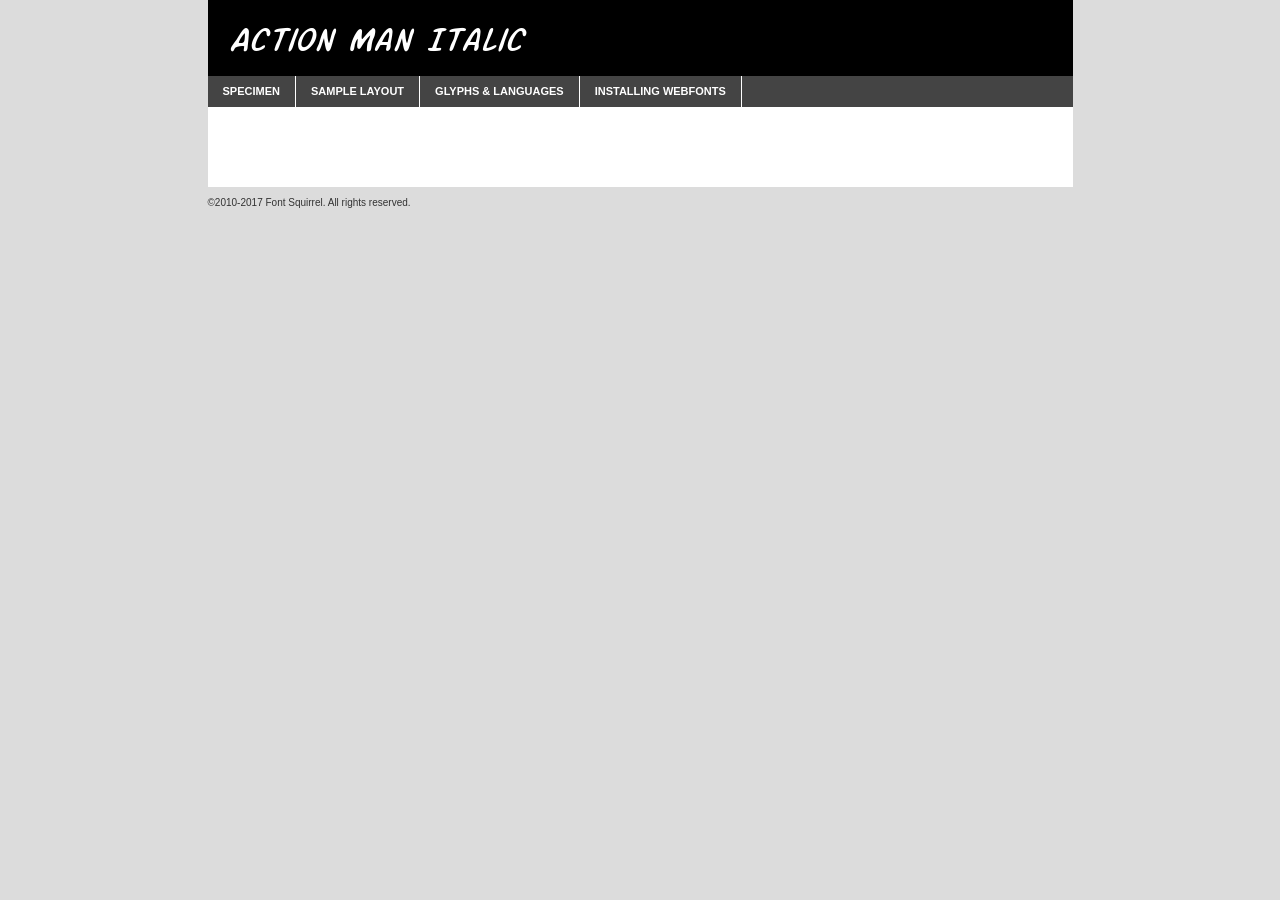
<file: fonts/action-man/action_man_italic-demo.html>
<!DOCTYPE html PUBLIC "-//W3C//DTD XHTML 1.0 Transitional//EN"
        "http://www.w3.org/TR/xhtml1/DTD/xhtml1-transitional.dtd">

<html xmlns="http://www.w3.org/1999/xhtml" xml:lang="en" lang="en">
<head>
    <meta http-equiv="Content-Type" content="text/html; charset=utf-8"/>
    <script src="http://ajax.googleapis.com/ajax/libs/jquery/1.7.2/jquery.min.js" type="text/javascript" charset="utf-8"></script>
    <script type="text/javascript">
		(function($) {
			$.fn.easyTabs = function(option) {
				var param = jQuery.extend({ fadeSpeed: 'fast', defaultContent: 1, activeClass: 'active' }, option);
				$(this).each(function() {
					var thisId = '#' + this.id;
					if ( param.defaultContent == '' )
					{
						param.defaultContent = 1;
					}
					if ( typeof param.defaultContent == 'number' )
					{
						var defaultTab = $(thisId + ' .tabs li:eq(' + (param.defaultContent - 1) + ') a').attr('href').substr(1);
					}
					else
					{
						var defaultTab = param.defaultContent;
					}
					$(thisId + ' .tabs li a').each(function() {
						var tabToHide = $(this).attr('href').substr(1);
						$('#' + tabToHide).addClass('easytabs-tab-content');
					});
					hideAll();
					changeContent(defaultTab);

					function hideAll() {$(thisId + ' .easytabs-tab-content').hide();}

					function changeContent(tabId)
					{
						hideAll();
						$(thisId + ' .tabs li').removeClass(param.activeClass);
						$(thisId + ' .tabs li a[href=#' + tabId + ']').closest('li').addClass(param.activeClass);
						if ( param.fadeSpeed != 'none' )
						{
							$(thisId + ' #' + tabId).fadeIn(param.fadeSpeed);
						}
						else
						{
							$(thisId + ' #' + tabId).show();
						}
					}

					$(thisId + ' .tabs li').click(function() {
						var tabId = $(this).find('a').attr('href').substr(1);
						changeContent(tabId);
						return false;
					});
				});
			}
		})(jQuery);
    </script>
    <link rel="stylesheet" href="specimen_files/specimen_stylesheet.css" type="text/css" charset="utf-8"/>
    <link rel="stylesheet" href="stylesheet.css" type="text/css" charset="utf-8"/>

    <style type="text/css">
        		body {
			font-family: 'action_manitalic';
        		}

            </style>

    <title>Action Man Italic Specimen</title>


    <script type="text/javascript" charset="utf-8">
		$(document).ready(function() {
			$('#container').easyTabs({ defaultContent: 1 });
		});
    </script>
</head>

<body>
<div id="container">
    <div id="header">
		Action Man Italic    </div>
    <ul class="tabs">
        <li><a href="#specimen">Specimen</a></li>
        <li><a href="#layout">Sample Layout</a></li>
                <li><a href="#glyphs">Glyphs &amp; Languages</a></li>
        <li><a href="#installing">Installing Webfonts</a></li>

    </ul>

    <div id="main_content">


        <div id="specimen">

            <div class="section">
                <div class="grid12 firstcol">
                    <div class="huge">AaBb</div>
                </div>
            </div>

            <div class="section">
                <div class="glyph_range">A&#x200B;B&#x200b;C&#x200b;D&#x200b;E&#x200b;F&#x200b;G&#x200b;H&#x200b;I&#x200b;J&#x200b;K&#x200b;L&#x200b;M&#x200b;N&#x200b;O&#x200b;P&#x200b;Q&#x200b;R&#x200b;S&#x200b;T&#x200b;U&#x200b;V&#x200b;W&#x200b;X&#x200b;Y&#x200b;Z&#x200b;a&#x200b;b&#x200b;c&#x200b;d&#x200b;e&#x200b;f&#x200b;g&#x200b;h&#x200b;i&#x200b;j&#x200b;k&#x200b;l&#x200b;m&#x200b;n&#x200b;o&#x200b;p&#x200b;q&#x200b;r&#x200b;s&#x200b;t&#x200b;u&#x200b;v&#x200b;w&#x200b;x&#x200b;y&#x200b;z&#x200b;1&#x200b;2&#x200b;3&#x200b;4&#x200b;5&#x200b;6&#x200b;7&#x200b;8&#x200b;9&#x200b;0&#x200b;&amp;&#x200b;.&#x200b;,&#x200b;?&#x200b;!&#x200b;&#64;&#x200b;(&#x200b;)&#x200b;#&#x200b;$&#x200b;%&#x200b;*&#x200b;+&#x200b;-&#x200b;=&#x200b;:&#x200b;;</div>
            </div>
            <div class="section">
                <div class="grid12 firstcol">
                    <table class="sample_table">
                        <tr>
                            <td>10</td>
                            <td class="size10">abcdefghijklmnopqrstuvwxyzABCDEFGHIJKLMNOPQRSTUVWXYZ0123456789abcdefghijklmnopqrstuvwxyzABCDEFGHIJKLMNOPQRSTUVWXYZ0123456789abcdefghijklmnopqrstuvwxyzABCDEFGHIJKLMNOPQRSTUVWXYZ</td>
                        </tr>
                        <tr>
                            <td>11</td>
                            <td class="size11">abcdefghijklmnopqrstuvwxyzABCDEFGHIJKLMNOPQRSTUVWXYZ0123456789abcdefghijklmnopqrstuvwxyzABCDEFGHIJKLMNOPQRSTUVWXYZ0123456789abcdefghijklmnopqrstuvwxyzABCDEFGHIJKLMNOPQRSTUVWXYZ</td>
                        </tr>
                        <tr>
                            <td>12</td>
                            <td class="size12">abcdefghijklmnopqrstuvwxyzABCDEFGHIJKLMNOPQRSTUVWXYZ0123456789abcdefghijklmnopqrstuvwxyzABCDEFGHIJKLMNOPQRSTUVWXYZ0123456789abcdefghijklmnopqrstuvwxyzABCDEFGHIJKLMNOPQRSTUVWXYZ</td>
                        </tr>
                        <tr>
                            <td>13</td>
                            <td class="size13">abcdefghijklmnopqrstuvwxyzABCDEFGHIJKLMNOPQRSTUVWXYZ0123456789abcdefghijklmnopqrstuvwxyzABCDEFGHIJKLMNOPQRSTUVWXYZ0123456789abcdefghijklmnopqrstuvwxyzABCDEFGHIJKLMNOPQRSTUVWXYZ</td>
                        </tr>
                        <tr>
                            <td>14</td>
                            <td class="size14">abcdefghijklmnopqrstuvwxyzABCDEFGHIJKLMNOPQRSTUVWXYZ0123456789abcdefghijklmnopqrstuvwxyzABCDEFGHIJKLMNOPQRSTUVWXYZ0123456789abcdefghijklmnopqrstuvwxyzABCDEFGHIJKLMNOPQRSTUVWXYZ</td>
                        </tr>
                        <tr>
                            <td>16</td>
                            <td class="size16">abcdefghijklmnopqrstuvwxyzABCDEFGHIJKLMNOPQRSTUVWXYZ0123456789abcdefghijklmnopqrstuvwxyzABCDEFGHIJKLMNOPQRSTUVWXYZ</td>
                        </tr>
                        <tr>
                            <td>18</td>
                            <td class="size18">abcdefghijklmnopqrstuvwxyzABCDEFGHIJKLMNOPQRSTUVWXYZ0123456789abcdefghijklmnopqrstuvwxyzABCDEFGHIJKLMNOPQRSTUVWXYZ</td>
                        </tr>
                        <tr>
                            <td>20</td>
                            <td class="size20">abcdefghijklmnopqrstuvwxyzABCDEFGHIJKLMNOPQRSTUVWXYZ0123456789abcdefghijklmnopqrstuvwxyzABCDEFGHIJKLMNOPQRSTUVWXYZ</td>
                        </tr>
                        <tr>
                            <td>24</td>
                            <td class="size24">abcdefghijklmnopqrstuvwxyzABCDEFGHIJKLMNOPQRSTUVWXYZ0123456789abcdefghijklmnopqrstuvwxyzABCDEFGHIJKLMNOPQRSTUVWXYZ</td>
                        </tr>
                        <tr>
                            <td>30</td>
                            <td class="size30">abcdefghijklmnopqrstuvwxyzABCDEFGHIJKLMNOPQRSTUVWXYZ0123456789abcdefghijklmnopqrstuvwxyzABCDEFGHIJKLMNOPQRSTUVWXYZ</td>
                        </tr>
                        <tr>
                            <td>36</td>
                            <td class="size36">abcdefghijklmnopqrstuvwxyzABCDEFGHIJKLMNOPQRSTUVWXYZ0123456789abcdefghijklmnopqrstuvwxyzABCDEFGHIJKLMNOPQRSTUVWXYZ</td>
                        </tr>
                        <tr>
                            <td>48</td>
                            <td class="size48">abcdefghijklmnopqrstuvwxyzABCDEFGHIJKLMNOPQRSTUVWXYZ0123456789abcdefghijklmnopqrstuvwxyzABCDEFGHIJKLMNOPQRSTUVWXYZ</td>
                        </tr>
                        <tr>
                            <td>60</td>
                            <td class="size60">abcdefghijklmnopqrstuvwxyzABCDEFGHIJKLMNOPQRSTUVWXYZ0123456789abcdefghijklmnopqrstuvwxyzABCDEFGHIJKLMNOPQRSTUVWXYZ</td>
                        </tr>
                        <tr>
                            <td>72</td>
                            <td class="size72">abcdefghijklmnopqrstuvwxyzABCDEFGHIJKLMNOPQRSTUVWXYZ0123456789abcdefghijklmnopqrstuvwxyzABCDEFGHIJKLMNOPQRSTUVWXYZ</td>
                        </tr>
                        <tr>
                            <td>90</td>
                            <td class="size90">abcdefghijklmnopqrstuvwxyzABCDEFGHIJKLMNOPQRSTUVWXYZ0123456789abcdefghijklmnopqrstuvwxyzABCDEFGHIJKLMNOPQRSTUVWXYZ</td>
                        </tr>
                    </table>

                </div>

            </div>


            <div class="section" id="bodycomparison">


                <div id="xheight">
                    <div class="fontbody">&#x25FC;&#x25FC;&#x25FC;&#x25FC;&#x25FC;&#x25FC;&#x25FC;&#x25FC;&#x25FC;&#x25FC;&#x25FC;&#x25FC;&#x25FC;&#x25FC;&#x25FC;&#x25FC;&#x25FC;&#x25FC;&#x25FC;&#x25FC;&#x25FC;&#x25FC;&#x25FC;&#x25FC;&#x25FC;&#x25FC;&#x25FC;&#x25FC;&#x25FC;&#x25FC;&#x25FC;&#x25FC;&#x25FC;&#x25FC;&#x25FC;&#x25FC;&#x25FC;&#x25FC;&#x25FC;&#x25FC;&#x25FC;&#x25FC;&#x25FC;&#x25FC;&#x25FC;&#x25FC;&#x25FC;&#x25FC;&#x25FC;&#x25FC;&#x25FC;&#x25FC;&#x25FC;&#x25FC;&#x25FC;&#x25FC;&#x25FC;&#x25FC;&#x25FC;&#x25FC;&#x25FC;&#x25FC;&#x25FC;&#x25FC;&#x25FC;&#x25FC;&#x25FC;&#x25FC;&#x25FC;&#x25FC;&#x25FC;&#x25FC;&#x25FC;&#x25FC;&#x25FC;&#x25FC;&#x25FC;&#x25FC;&#x25FC;&#x25FC;&#x25FC;&#x25FC;&#x25FC;&#x25FC;&#x25FC;&#x25FC;&#x25FC;&#x25FC;&#x25FC;&#x25FC;&#x25FC;&#x25FC;&#x25FC;&#x25FC;&#x25FC;&#x25FC;&#x25FC;&#x25FC;&#x25FC;body</div>
                    <div class="arialbody">body</div>
                    <div class="verdanabody">body</div>
                    <div class="georgiabody">body</div>
                </div>
                <div class="fontbody" style="z-index:1">
                    body<span>Action Man Italic</span>
                </div>
                <div class="arialbody" style="z-index:1">
                    body<span>Arial</span>
                </div>
                <div class="verdanabody" style="z-index:1">
                    body<span>Verdana</span>
                </div>
                <div class="georgiabody" style="z-index:1">
                    body<span>Georgia</span>
                </div>


            </div>


            <div class="section psample psample_row1" id="">

                <div class="grid2 firstcol">
                    <p class="size10"><span>10.</span>Aenean lacinia bibendum nulla sed consectetur. Fusce dapibus, tellus ac cursus commodo, tortor mauris condimentum nibh, ut fermentum massa justo sit amet risus. Nullam id dolor id nibh ultricies vehicula ut id elit. Cum sociis natoque penatibus et magnis dis parturient montes, nascetur ridiculus mus. Nulla vitae elit libero, a pharetra augue.</p>

                </div>
                <div class="grid3">
                    <p class="size11"><span>11.</span>Aenean lacinia bibendum nulla sed consectetur. Fusce dapibus, tellus ac cursus commodo, tortor mauris condimentum nibh, ut fermentum massa justo sit amet risus. Nullam id dolor id nibh ultricies vehicula ut id elit. Cum sociis natoque penatibus et magnis dis parturient montes, nascetur ridiculus mus. Nulla vitae elit libero, a pharetra augue.</p>

                </div>
                <div class="grid3">
                    <p class="size12"><span>12.</span>Aenean lacinia bibendum nulla sed consectetur. Fusce dapibus, tellus ac cursus commodo, tortor mauris condimentum nibh, ut fermentum massa justo sit amet risus. Nullam id dolor id nibh ultricies vehicula ut id elit. Cum sociis natoque penatibus et magnis dis parturient montes, nascetur ridiculus mus. Nulla vitae elit libero, a pharetra augue.</p>

                </div>
                <div class="grid4">
                    <p class="size13"><span>13.</span>Aenean lacinia bibendum nulla sed consectetur. Fusce dapibus, tellus ac cursus commodo, tortor mauris condimentum nibh, ut fermentum massa justo sit amet risus. Nullam id dolor id nibh ultricies vehicula ut id elit. Cum sociis natoque penatibus et magnis dis parturient montes, nascetur ridiculus mus. Nulla vitae elit libero, a pharetra augue.</p>

                </div>
                <div class="white_blend"></div>

            </div>
            <div class="section psample psample_row2" id="">
                <div class="grid3 firstcol">
                    <p class="size14"><span>14.</span>Aenean lacinia bibendum nulla sed consectetur. Fusce dapibus, tellus ac cursus commodo, tortor mauris condimentum nibh, ut fermentum massa justo sit amet risus. Nullam id dolor id nibh ultricies vehicula ut id elit. Cum sociis natoque penatibus et magnis dis parturient montes, nascetur ridiculus mus. Nulla vitae elit libero, a pharetra augue.</p>

                </div>
                <div class="grid4">
                    <p class="size16"><span>16.</span>Aenean lacinia bibendum nulla sed consectetur. Fusce dapibus, tellus ac cursus commodo, tortor mauris condimentum nibh, ut fermentum massa justo sit amet risus. Nullam id dolor id nibh ultricies vehicula ut id elit. Cum sociis natoque penatibus et magnis dis parturient montes, nascetur ridiculus mus. Nulla vitae elit libero, a pharetra augue.</p>

                </div>
                <div class="grid5">
                    <p class="size18"><span>18.</span>Aenean lacinia bibendum nulla sed consectetur. Fusce dapibus, tellus ac cursus commodo, tortor mauris condimentum nibh, ut fermentum massa justo sit amet risus. Nullam id dolor id nibh ultricies vehicula ut id elit. Cum sociis natoque penatibus et magnis dis parturient montes, nascetur ridiculus mus. Nulla vitae elit libero, a pharetra augue.</p>

                </div>

                <div class="white_blend"></div>

            </div>

            <div class="section psample psample_row3" id="">
                <div class="grid5 firstcol">
                    <p class="size20"><span>20.</span>Aenean lacinia bibendum nulla sed consectetur. Fusce dapibus, tellus ac cursus commodo, tortor mauris condimentum nibh, ut fermentum massa justo sit amet risus. Nullam id dolor id nibh ultricies vehicula ut id elit. Cum sociis natoque penatibus et magnis dis parturient montes, nascetur ridiculus mus. Nulla vitae elit libero, a pharetra augue.</p>
                </div>
                <div class="grid7">
                    <p class="size24"><span>24.</span>Aenean lacinia bibendum nulla sed consectetur. Fusce dapibus, tellus ac cursus commodo, tortor mauris condimentum nibh, ut fermentum massa justo sit amet risus. Nullam id dolor id nibh ultricies vehicula ut id elit. Cum sociis natoque penatibus et magnis dis parturient montes, nascetur ridiculus mus. Nulla vitae elit libero, a pharetra augue.</p>
                </div>

                <div class="white_blend"></div>

            </div>

            <div class="section psample psample_row4" id="">
                <div class="grid12 firstcol">
                    <p class="size30"><span>30.</span>Aenean lacinia bibendum nulla sed consectetur. Fusce dapibus, tellus ac cursus commodo, tortor mauris condimentum nibh, ut fermentum massa justo sit amet risus. Nullam id dolor id nibh ultricies vehicula ut id elit. Cum sociis natoque penatibus et magnis dis parturient montes, nascetur ridiculus mus. Nulla vitae elit libero, a pharetra augue.</p>
                </div>
                <div class="white_blend"></div>

            </div>


            <div class="section psample psample_row1 fullreverse">
                <div class="grid2 firstcol">
                    <p class="size10"><span>10.</span>Aenean lacinia bibendum nulla sed consectetur. Fusce dapibus, tellus ac cursus commodo, tortor mauris condimentum nibh, ut fermentum massa justo sit amet risus. Nullam id dolor id nibh ultricies vehicula ut id elit. Cum sociis natoque penatibus et magnis dis parturient montes, nascetur ridiculus mus. Nulla vitae elit libero, a pharetra augue.</p>

                </div>
                <div class="grid3">
                    <p class="size11"><span>11.</span>Aenean lacinia bibendum nulla sed consectetur. Fusce dapibus, tellus ac cursus commodo, tortor mauris condimentum nibh, ut fermentum massa justo sit amet risus. Nullam id dolor id nibh ultricies vehicula ut id elit. Cum sociis natoque penatibus et magnis dis parturient montes, nascetur ridiculus mus. Nulla vitae elit libero, a pharetra augue.</p>

                </div>
                <div class="grid3">
                    <p class="size12"><span>12.</span>Aenean lacinia bibendum nulla sed consectetur. Fusce dapibus, tellus ac cursus commodo, tortor mauris condimentum nibh, ut fermentum massa justo sit amet risus. Nullam id dolor id nibh ultricies vehicula ut id elit. Cum sociis natoque penatibus et magnis dis parturient montes, nascetur ridiculus mus. Nulla vitae elit libero, a pharetra augue.</p>

                </div>
                <div class="grid4">
                    <p class="size13"><span>13.</span>Aenean lacinia bibendum nulla sed consectetur. Fusce dapibus, tellus ac cursus commodo, tortor mauris condimentum nibh, ut fermentum massa justo sit amet risus. Nullam id dolor id nibh ultricies vehicula ut id elit. Cum sociis natoque penatibus et magnis dis parturient montes, nascetur ridiculus mus. Nulla vitae elit libero, a pharetra augue.</p>

                </div>
                <div class="black_blend"></div>

            </div>

            <div class="section psample psample_row2 fullreverse">
                <div class="grid3 firstcol">
                    <p class="size14"><span>14.</span>Aenean lacinia bibendum nulla sed consectetur. Fusce dapibus, tellus ac cursus commodo, tortor mauris condimentum nibh, ut fermentum massa justo sit amet risus. Nullam id dolor id nibh ultricies vehicula ut id elit. Cum sociis natoque penatibus et magnis dis parturient montes, nascetur ridiculus mus. Nulla vitae elit libero, a pharetra augue.</p>

                </div>
                <div class="grid4">
                    <p class="size16"><span>16.</span>Aenean lacinia bibendum nulla sed consectetur. Fusce dapibus, tellus ac cursus commodo, tortor mauris condimentum nibh, ut fermentum massa justo sit amet risus. Nullam id dolor id nibh ultricies vehicula ut id elit. Cum sociis natoque penatibus et magnis dis parturient montes, nascetur ridiculus mus. Nulla vitae elit libero, a pharetra augue.</p>

                </div>
                <div class="grid5">
                    <p class="size18"><span>18.</span>Aenean lacinia bibendum nulla sed consectetur. Fusce dapibus, tellus ac cursus commodo, tortor mauris condimentum nibh, ut fermentum massa justo sit amet risus. Nullam id dolor id nibh ultricies vehicula ut id elit. Cum sociis natoque penatibus et magnis dis parturient montes, nascetur ridiculus mus. Nulla vitae elit libero, a pharetra augue.</p>

                </div>
                <div class="black_blend"></div>

            </div>

            <div class="section psample fullreverse psample_row3" id="">
                <div class="grid5 firstcol">
                    <p class="size20"><span>20.</span>Aenean lacinia bibendum nulla sed consectetur. Fusce dapibus, tellus ac cursus commodo, tortor mauris condimentum nibh, ut fermentum massa justo sit amet risus. Nullam id dolor id nibh ultricies vehicula ut id elit. Cum sociis natoque penatibus et magnis dis parturient montes, nascetur ridiculus mus. Nulla vitae elit libero, a pharetra augue.</p>
                </div>
                <div class="grid7">
                    <p class="size24"><span>24.</span>Aenean lacinia bibendum nulla sed consectetur. Fusce dapibus, tellus ac cursus commodo, tortor mauris condimentum nibh, ut fermentum massa justo sit amet risus. Nullam id dolor id nibh ultricies vehicula ut id elit. Cum sociis natoque penatibus et magnis dis parturient montes, nascetur ridiculus mus. Nulla vitae elit libero, a pharetra augue.</p>
                </div>

                <div class="black_blend"></div>

            </div>

            <div class="section psample fullreverse psample_row4" id="" style="border-bottom: 20px #000 solid;">
                <div class="grid12 firstcol">
                    <p class="size30"><span>30.</span>Aenean lacinia bibendum nulla sed consectetur. Fusce dapibus, tellus ac cursus commodo, tortor mauris condimentum nibh, ut fermentum massa justo sit amet risus. Nullam id dolor id nibh ultricies vehicula ut id elit. Cum sociis natoque penatibus et magnis dis parturient montes, nascetur ridiculus mus. Nulla vitae elit libero, a pharetra augue.</p>
                </div>
                <div class="black_blend"></div>

            </div>


        </div>

        <div id="layout">

            <div class="section">

                <div class="grid12 firstcol">
                    <h1>Lorem Ipsum Dolor</h1>
                    <h2>Etiam porta sem malesuada magna mollis euismod</h2>

                    <p class="byline">By <a href="#link">Aenean Lacinia</a></p>
                </div>
            </div>
            <div class="section">
                <div class="grid8 firstcol">
                    <p class="large">Donec sed odio dui. Morbi leo risus, porta ac consectetur ac, vestibulum at eros. Fusce dapibus, tellus ac cursus commodo, tortor mauris condimentum nibh, ut fermentum massa justo sit amet risus. </p>


                    <h3>Pellentesque ornare sem</h3>

                    <p>Maecenas sed diam eget risus varius blandit sit amet non magna. Maecenas faucibus mollis interdum. Donec ullamcorper nulla non metus auctor fringilla. Nullam id dolor id nibh ultricies vehicula ut id elit. Nullam id dolor id nibh ultricies vehicula ut id elit. </p>

                    <p>Aenean eu leo quam. Pellentesque ornare sem lacinia quam venenatis vestibulum. Lorem ipsum dolor sit amet, consectetur adipiscing elit. Cum sociis natoque penatibus et magnis dis parturient montes, nascetur ridiculus mus. </p>

                    <p>Nulla vitae elit libero, a pharetra augue. Praesent commodo cursus magna, vel scelerisque nisl consectetur et. Aenean lacinia bibendum nulla sed consectetur. </p>

                    <p>Nullam quis risus eget urna mollis ornare vel eu leo. Nullam quis risus eget urna mollis ornare vel eu leo. Maecenas sed diam eget risus varius blandit sit amet non magna. Donec ullamcorper nulla non metus auctor fringilla. </p>

                    <h3>Cras mattis consectetur</h3>

                    <p>Aenean eu leo quam. Pellentesque ornare sem lacinia quam venenatis vestibulum. Aenean lacinia bibendum nulla sed consectetur. Integer posuere erat a ante venenatis dapibus posuere velit aliquet. Cras mattis consectetur purus sit amet fermentum. </p>

                    <p>Nullam id dolor id nibh ultricies vehicula ut id elit. Nullam quis risus eget urna mollis ornare vel eu leo. Cras mattis consectetur purus sit amet fermentum.</p>
                </div>

                <div class="grid4 sidebar">

                    <div class="box reverse">
                        <p class="last">Nullam quis risus eget urna mollis ornare vel eu leo. Donec ullamcorper nulla non metus auctor fringilla. Cras mattis consectetur purus sit amet fermentum. Sed posuere consectetur est at lobortis. Lorem ipsum dolor sit amet, consectetur adipiscing elit. </p>
                    </div>

                    <p class="caption">Maecenas sed diam eget risus varius.</p>

                    <p>Vestibulum id ligula porta felis euismod semper. Integer posuere erat a ante venenatis dapibus posuere velit aliquet. Vestibulum id ligula porta felis euismod semper. Sed posuere consectetur est at lobortis. Maecenas sed diam eget risus varius blandit sit amet non magna. Fusce dapibus, tellus ac cursus commodo, tortor mauris condimentum nibh, ut fermentum massa justo sit amet risus. </p>


                    <p>Duis mollis, est non commodo luctus, nisi erat porttitor ligula, eget lacinia odio sem nec elit. Aenean lacinia bibendum nulla sed consectetur. Vivamus sagittis lacus vel augue laoreet rutrum faucibus dolor auctor. Aenean lacinia bibendum nulla sed consectetur. Nullam quis risus eget urna mollis ornare vel eu leo. </p>

                    <p>Praesent commodo cursus magna, vel scelerisque nisl consectetur et. Donec ullamcorper nulla non metus auctor fringilla. Maecenas faucibus mollis interdum. Fusce dapibus, tellus ac cursus commodo, tortor mauris condimentum nibh, ut fermentum massa justo sit amet risus. </p>

                </div>
            </div>

        </div>


		

        <div id="glyphs">
            <div class="section">
                <div class="grid12 firstcol">

                    <h1>Language Support</h1>
                    <p>The subset of Action Man Italic in this kit supports the following languages:<br/>

						Breton, Chamorro, Danish, Dutch, English, Finnish, Frisian, Galician, German, Italian, Malagasy, Norwegian, Spanish, Alsatian, Aragonese, Arapaho, Arrernte, Asturian, Aymara, Bislama, Cebuano, Corsican, Fijian, French_creole, Gilbertese, Greenlandic, Haitian_creole, Hiligaynon, Hmong, Hopi, Ibanag, Iloko_ilokano, Indonesian, Interglossa_glosa, Interlingua, Irish_gaelic, Lojban, Lombard, Luxembourgeois, Mohawk, Norfolk_pitcairnese, Oromo, Pangasinan, Papiamento, Piedmontese, Potawatomi, Rhaeto-romance, Romansh, Rotokas, Sami_lule, Scots_gaelic, Seychelles_creole, Shona, Somali, Southern_ndebele, Swahili, Swati_swazi, Tagalog_filipino_pilipino, Tetum, Tok_pisin, Uyghur_latinized, Volapuk, Warlpiri, Xhosa, Yapese, Zulu, Latinbasic, Ubasic, Demo                    </p>
                    <h1>Glyph Chart</h1>
                    <p>The subset of Action Man Italic in this kit includes all the glyphs listed below. Unicode entities are included above each glyph to help you insert individual characters into your layout.</p>
                    <div id="glyph_chart">

						                            							                                <div><p>&amp;#32;</p>&#32;</div>
																				                                <div><p>&amp;#33;</p>&#33;</div>
																				                                <div><p>&amp;#34;</p>&#34;</div>
																				                                <div><p>&amp;#35;</p>&#35;</div>
																				                                <div><p>&amp;#36;</p>&#36;</div>
																				                                <div><p>&amp;#37;</p>&#37;</div>
																				                                <div><p>&amp;#38;</p>&#38;</div>
																				                                <div><p>&amp;#39;</p>&#39;</div>
																				                                <div><p>&amp;#40;</p>&#40;</div>
																				                                <div><p>&amp;#41;</p>&#41;</div>
																				                                <div><p>&amp;#42;</p>&#42;</div>
																				                                <div><p>&amp;#43;</p>&#43;</div>
																				                                <div><p>&amp;#44;</p>&#44;</div>
																				                                <div><p>&amp;#45;</p>&#45;</div>
																				                                <div><p>&amp;#46;</p>&#46;</div>
																				                                <div><p>&amp;#47;</p>&#47;</div>
																				                                <div><p>&amp;#48;</p>&#48;</div>
																				                                <div><p>&amp;#49;</p>&#49;</div>
																				                                <div><p>&amp;#50;</p>&#50;</div>
																				                                <div><p>&amp;#51;</p>&#51;</div>
																				                                <div><p>&amp;#52;</p>&#52;</div>
																				                                <div><p>&amp;#53;</p>&#53;</div>
																				                                <div><p>&amp;#54;</p>&#54;</div>
																				                                <div><p>&amp;#55;</p>&#55;</div>
																				                                <div><p>&amp;#56;</p>&#56;</div>
																				                                <div><p>&amp;#57;</p>&#57;</div>
																				                                <div><p>&amp;#58;</p>&#58;</div>
																				                                <div><p>&amp;#59;</p>&#59;</div>
																				                                <div><p>&amp;#60;</p>&#60;</div>
																				                                <div><p>&amp;#61;</p>&#61;</div>
																				                                <div><p>&amp;#62;</p>&#62;</div>
																				                                <div><p>&amp;#63;</p>&#63;</div>
																				                                <div><p>&amp;#64;</p>&#64;</div>
																				                                <div><p>&amp;#65;</p>&#65;</div>
																				                                <div><p>&amp;#66;</p>&#66;</div>
																				                                <div><p>&amp;#67;</p>&#67;</div>
																				                                <div><p>&amp;#68;</p>&#68;</div>
																				                                <div><p>&amp;#69;</p>&#69;</div>
																				                                <div><p>&amp;#70;</p>&#70;</div>
																				                                <div><p>&amp;#71;</p>&#71;</div>
																				                                <div><p>&amp;#72;</p>&#72;</div>
																				                                <div><p>&amp;#73;</p>&#73;</div>
																				                                <div><p>&amp;#74;</p>&#74;</div>
																				                                <div><p>&amp;#75;</p>&#75;</div>
																				                                <div><p>&amp;#76;</p>&#76;</div>
																				                                <div><p>&amp;#77;</p>&#77;</div>
																				                                <div><p>&amp;#78;</p>&#78;</div>
																				                                <div><p>&amp;#79;</p>&#79;</div>
																				                                <div><p>&amp;#80;</p>&#80;</div>
																				                                <div><p>&amp;#81;</p>&#81;</div>
																				                                <div><p>&amp;#82;</p>&#82;</div>
																				                                <div><p>&amp;#83;</p>&#83;</div>
																				                                <div><p>&amp;#84;</p>&#84;</div>
																				                                <div><p>&amp;#85;</p>&#85;</div>
																				                                <div><p>&amp;#86;</p>&#86;</div>
																				                                <div><p>&amp;#87;</p>&#87;</div>
																				                                <div><p>&amp;#88;</p>&#88;</div>
																				                                <div><p>&amp;#89;</p>&#89;</div>
																				                                <div><p>&amp;#90;</p>&#90;</div>
																				                                <div><p>&amp;#91;</p>&#91;</div>
																				                                <div><p>&amp;#92;</p>&#92;</div>
																				                                <div><p>&amp;#93;</p>&#93;</div>
																				                                <div><p>&amp;#94;</p>&#94;</div>
																				                                <div><p>&amp;#95;</p>&#95;</div>
																				                                <div><p>&amp;#96;</p>&#96;</div>
																				                                <div><p>&amp;#97;</p>&#97;</div>
																				                                <div><p>&amp;#98;</p>&#98;</div>
																				                                <div><p>&amp;#99;</p>&#99;</div>
																				                                <div><p>&amp;#100;</p>&#100;</div>
																				                                <div><p>&amp;#101;</p>&#101;</div>
																				                                <div><p>&amp;#102;</p>&#102;</div>
																				                                <div><p>&amp;#103;</p>&#103;</div>
																				                                <div><p>&amp;#104;</p>&#104;</div>
																				                                <div><p>&amp;#105;</p>&#105;</div>
																				                                <div><p>&amp;#106;</p>&#106;</div>
																				                                <div><p>&amp;#107;</p>&#107;</div>
																				                                <div><p>&amp;#108;</p>&#108;</div>
																				                                <div><p>&amp;#109;</p>&#109;</div>
																				                                <div><p>&amp;#110;</p>&#110;</div>
																				                                <div><p>&amp;#111;</p>&#111;</div>
																				                                <div><p>&amp;#112;</p>&#112;</div>
																				                                <div><p>&amp;#113;</p>&#113;</div>
																				                                <div><p>&amp;#114;</p>&#114;</div>
																				                                <div><p>&amp;#115;</p>&#115;</div>
																				                                <div><p>&amp;#116;</p>&#116;</div>
																				                                <div><p>&amp;#117;</p>&#117;</div>
																				                                <div><p>&amp;#118;</p>&#118;</div>
																				                                <div><p>&amp;#119;</p>&#119;</div>
																				                                <div><p>&amp;#120;</p>&#120;</div>
																				                                <div><p>&amp;#121;</p>&#121;</div>
																				                                <div><p>&amp;#122;</p>&#122;</div>
																				                                <div><p>&amp;#123;</p>&#123;</div>
																				                                <div><p>&amp;#124;</p>&#124;</div>
																				                                <div><p>&amp;#125;</p>&#125;</div>
																				                                <div><p>&amp;#126;</p>&#126;</div>
																				                                <div><p>&amp;#160;</p>&#160;</div>
																				                                <div><p>&amp;#161;</p>&#161;</div>
																				                                <div><p>&amp;#162;</p>&#162;</div>
																				                                <div><p>&amp;#163;</p>&#163;</div>
																				                                <div><p>&amp;#164;</p>&#164;</div>
																				                                <div><p>&amp;#165;</p>&#165;</div>
																				                                <div><p>&amp;#166;</p>&#166;</div>
																				                                <div><p>&amp;#168;</p>&#168;</div>
																				                                <div><p>&amp;#169;</p>&#169;</div>
																				                                <div><p>&amp;#171;</p>&#171;</div>
																				                                <div><p>&amp;#173;</p>&#173;</div>
																				                                <div><p>&amp;#174;</p>&#174;</div>
																				                                <div><p>&amp;#176;</p>&#176;</div>
																				                                <div><p>&amp;#177;</p>&#177;</div>
																				                                <div><p>&amp;#180;</p>&#180;</div>
																				                                <div><p>&amp;#182;</p>&#182;</div>
																				                                <div><p>&amp;#183;</p>&#183;</div>
																				                                <div><p>&amp;#187;</p>&#187;</div>
																				                                <div><p>&amp;#191;</p>&#191;</div>
																				                                <div><p>&amp;#192;</p>&#192;</div>
																				                                <div><p>&amp;#193;</p>&#193;</div>
																				                                <div><p>&amp;#194;</p>&#194;</div>
																				                                <div><p>&amp;#195;</p>&#195;</div>
																				                                <div><p>&amp;#196;</p>&#196;</div>
																				                                <div><p>&amp;#197;</p>&#197;</div>
																				                                <div><p>&amp;#198;</p>&#198;</div>
																				                                <div><p>&amp;#200;</p>&#200;</div>
																				                                <div><p>&amp;#201;</p>&#201;</div>
																				                                <div><p>&amp;#202;</p>&#202;</div>
																				                                <div><p>&amp;#203;</p>&#203;</div>
																				                                <div><p>&amp;#204;</p>&#204;</div>
																				                                <div><p>&amp;#205;</p>&#205;</div>
																				                                <div><p>&amp;#206;</p>&#206;</div>
																				                                <div><p>&amp;#207;</p>&#207;</div>
																				                                <div><p>&amp;#209;</p>&#209;</div>
																				                                <div><p>&amp;#210;</p>&#210;</div>
																				                                <div><p>&amp;#211;</p>&#211;</div>
																				                                <div><p>&amp;#212;</p>&#212;</div>
																				                                <div><p>&amp;#213;</p>&#213;</div>
																				                                <div><p>&amp;#214;</p>&#214;</div>
																				                                <div><p>&amp;#215;</p>&#215;</div>
																				                                <div><p>&amp;#216;</p>&#216;</div>
																				                                <div><p>&amp;#217;</p>&#217;</div>
																				                                <div><p>&amp;#218;</p>&#218;</div>
																				                                <div><p>&amp;#219;</p>&#219;</div>
																				                                <div><p>&amp;#220;</p>&#220;</div>
																				                                <div><p>&amp;#221;</p>&#221;</div>
																				                                <div><p>&amp;#222;</p>&#222;</div>
																				                                <div><p>&amp;#223;</p>&#223;</div>
																				                                <div><p>&amp;#224;</p>&#224;</div>
																				                                <div><p>&amp;#225;</p>&#225;</div>
																				                                <div><p>&amp;#226;</p>&#226;</div>
																				                                <div><p>&amp;#227;</p>&#227;</div>
																				                                <div><p>&amp;#228;</p>&#228;</div>
																				                                <div><p>&amp;#229;</p>&#229;</div>
																				                                <div><p>&amp;#230;</p>&#230;</div>
																				                                <div><p>&amp;#232;</p>&#232;</div>
																				                                <div><p>&amp;#233;</p>&#233;</div>
																				                                <div><p>&amp;#234;</p>&#234;</div>
																				                                <div><p>&amp;#235;</p>&#235;</div>
																				                                <div><p>&amp;#236;</p>&#236;</div>
																				                                <div><p>&amp;#237;</p>&#237;</div>
																				                                <div><p>&amp;#238;</p>&#238;</div>
																				                                <div><p>&amp;#239;</p>&#239;</div>
																				                                <div><p>&amp;#241;</p>&#241;</div>
																				                                <div><p>&amp;#242;</p>&#242;</div>
																				                                <div><p>&amp;#243;</p>&#243;</div>
																				                                <div><p>&amp;#244;</p>&#244;</div>
																				                                <div><p>&amp;#245;</p>&#245;</div>
																				                                <div><p>&amp;#246;</p>&#246;</div>
																				                                <div><p>&amp;#247;</p>&#247;</div>
																				                                <div><p>&amp;#248;</p>&#248;</div>
																				                                <div><p>&amp;#249;</p>&#249;</div>
																				                                <div><p>&amp;#250;</p>&#250;</div>
																				                                <div><p>&amp;#251;</p>&#251;</div>
																				                                <div><p>&amp;#252;</p>&#252;</div>
																				                                <div><p>&amp;#253;</p>&#253;</div>
																				                                <div><p>&amp;#254;</p>&#254;</div>
																				                                <div><p>&amp;#255;</p>&#255;</div>
																				                                <div><p>&amp;#338;</p>&#338;</div>
																				                                <div><p>&amp;#339;</p>&#339;</div>
																				                                <div><p>&amp;#376;</p>&#376;</div>
																				                                <div><p>&amp;#710;</p>&#710;</div>
																				                                <div><p>&amp;#732;</p>&#732;</div>
																				                                <div><p>&amp;#8192;</p>&#8192;</div>
																				                                <div><p>&amp;#8193;</p>&#8193;</div>
																				                                <div><p>&amp;#8194;</p>&#8194;</div>
																				                                <div><p>&amp;#8195;</p>&#8195;</div>
																				                                <div><p>&amp;#8196;</p>&#8196;</div>
																				                                <div><p>&amp;#8197;</p>&#8197;</div>
																				                                <div><p>&amp;#8198;</p>&#8198;</div>
																				                                <div><p>&amp;#8199;</p>&#8199;</div>
																				                                <div><p>&amp;#8200;</p>&#8200;</div>
																				                                <div><p>&amp;#8201;</p>&#8201;</div>
																				                                <div><p>&amp;#8202;</p>&#8202;</div>
																				                                <div><p>&amp;#8208;</p>&#8208;</div>
																				                                <div><p>&amp;#8209;</p>&#8209;</div>
																				                                <div><p>&amp;#8210;</p>&#8210;</div>
																				                                <div><p>&amp;#8211;</p>&#8211;</div>
																				                                <div><p>&amp;#8212;</p>&#8212;</div>
																				                                <div><p>&amp;#8216;</p>&#8216;</div>
																				                                <div><p>&amp;#8217;</p>&#8217;</div>
																				                                <div><p>&amp;#8218;</p>&#8218;</div>
																				                                <div><p>&amp;#8220;</p>&#8220;</div>
																				                                <div><p>&amp;#8221;</p>&#8221;</div>
																				                                <div><p>&amp;#8222;</p>&#8222;</div>
																				                                <div><p>&amp;#8226;</p>&#8226;</div>
																				                                <div><p>&amp;#8230;</p>&#8230;</div>
																				                                <div><p>&amp;#8239;</p>&#8239;</div>
																				                                <div><p>&amp;#8249;</p>&#8249;</div>
																				                                <div><p>&amp;#8250;</p>&#8250;</div>
																				                                <div><p>&amp;#8287;</p>&#8287;</div>
																				                                <div><p>&amp;#8364;</p>&#8364;</div>
																				                                <div><p>&amp;#8482;</p>&#8482;</div>
																				                                <div><p>&amp;#9724;</p>&#9724;</div>
																																																										                    </div>
                </div>


            </div>
        </div>


        <div id="specs">

        </div>

        <div id="installing">
            <div class="section">
                <div class="grid7 firstcol">
                    <h1>Installing Webfonts</h1>

                    <p>Webfonts are supported by all major browser platforms but not all in the same way. There are currently four different font formats that must be included in order to target all browsers. This includes TTF, WOFF, EOT and SVG.</p>

                    <h2>1. Upload your webfonts</h2>
                    <p>You must upload your webfont kit to your website. They should be in or near the same directory as your CSS files.</p>

                    <h2>2. Include the webfont stylesheet</h2>
                    <p>A special CSS @font-face declaration helps the various browsers select the appropriate font it needs without causing you a bunch of headaches. Learn more about this syntax by reading the <a href="https://www.fontspring.com/blog/further-hardening-of-the-bulletproof-syntax">Fontspring blog post</a> about it. The code for it is as follows:</p>


                    <code>
                        @font-face{
                        font-family: 'MyWebFont';
                        src: url('WebFont.eot');
                        src: url('WebFont.eot?#iefix') format('embedded-opentype'),
                        url('WebFont.woff') format('woff'),
                        url('WebFont.ttf') format('truetype'),
                        url('WebFont.svg#webfont') format('svg');
                        }
                    </code>

                    <p>We've already gone ahead and generated the code for you. All you have to do is link to the stylesheet in your HTML, like this:</p>
                    <code>&lt;link rel=&quot;stylesheet&quot; href=&quot;stylesheet.css&quot; type=&quot;text/css&quot; charset=&quot;utf-8&quot; /&gt;</code>

                    <h2>3. Modify your own stylesheet</h2>
                    <p>To take advantage of your new fonts, you must tell your stylesheet to use them. Look at the original @font-face declaration above and find the property called "font-family." The name linked there will be what you use to reference the font. Prepend that webfont name to the font stack in the "font-family" property, inside the selector you want to change. For example:</p>
                    <code>p { font-family: 'WebFont', Arial, sans-serif; }</code>

                    <h2>4. Test</h2>
                    <p>Getting webfonts to work cross-browser <em>can</em> be tricky. Use the information in the sidebar to help you if you find that fonts aren't loading in a particular browser.</p>
                </div>

                <div class="grid5 sidebar">
                    <div class="box">
                        <h2>Troubleshooting<br/>Font-Face Problems</h2>
                        <p>Having trouble getting your webfonts to load in your new website? Here are some tips to sort out what might be the problem.</p>

                        <h3>Fonts not showing in any browser</h3>

                        <p>This sounds like you need to work on the plumbing. You either did not upload the fonts to the correct directory, or you did not link the fonts properly in the CSS. If you've confirmed that all this is correct and you still have a problem, take a look at your .htaccess file and see if requests are getting intercepted.</p>

                        <h3>Fonts not loading in iPhone or iPad</h3>

                        <p>The most common problem here is that you are serving the fonts from an IIS server. IIS refuses to serve files that have unknown MIME types. If that is the case, you must set the MIME type for SVG to "image/svg+xml" in the server settings. Follow these instructions from Microsoft if you need help.</p>

                        <h3>Fonts not loading in Firefox</h3>

                        <p>The primary reason for this failure? You are still using a version Firefox older than 3.5. So upgrade already! If that isn't it, then you are very likely serving fonts from a different domain. Firefox requires that all font assets be served from the same domain. Lastly it is possible that you need to add WOFF to your list of MIME types (if you are serving via IIS.)</p>

                        <h3>Fonts not loading in IE</h3>

                        <p>Are you looking at Internet Explorer on an actual Windows machine or are you cheating by using a service like Adobe BrowserLab? Many of these screenshot services do not render @font-face for IE. Best to test it on a real machine.</p>

                        <h3>Fonts not loading in IE9</h3>

                        <p>IE9, like Firefox, requires that fonts be served from the same domain as the website. Make sure that is the case.</p>
                    </div>
                </div>
            </div>

        </div>

    </div>
    <div id="footer">
        <p>&copy;2010-2017 Font Squirrel. All rights reserved.</p>
    </div>
</div>
</body>
</html>
</file>
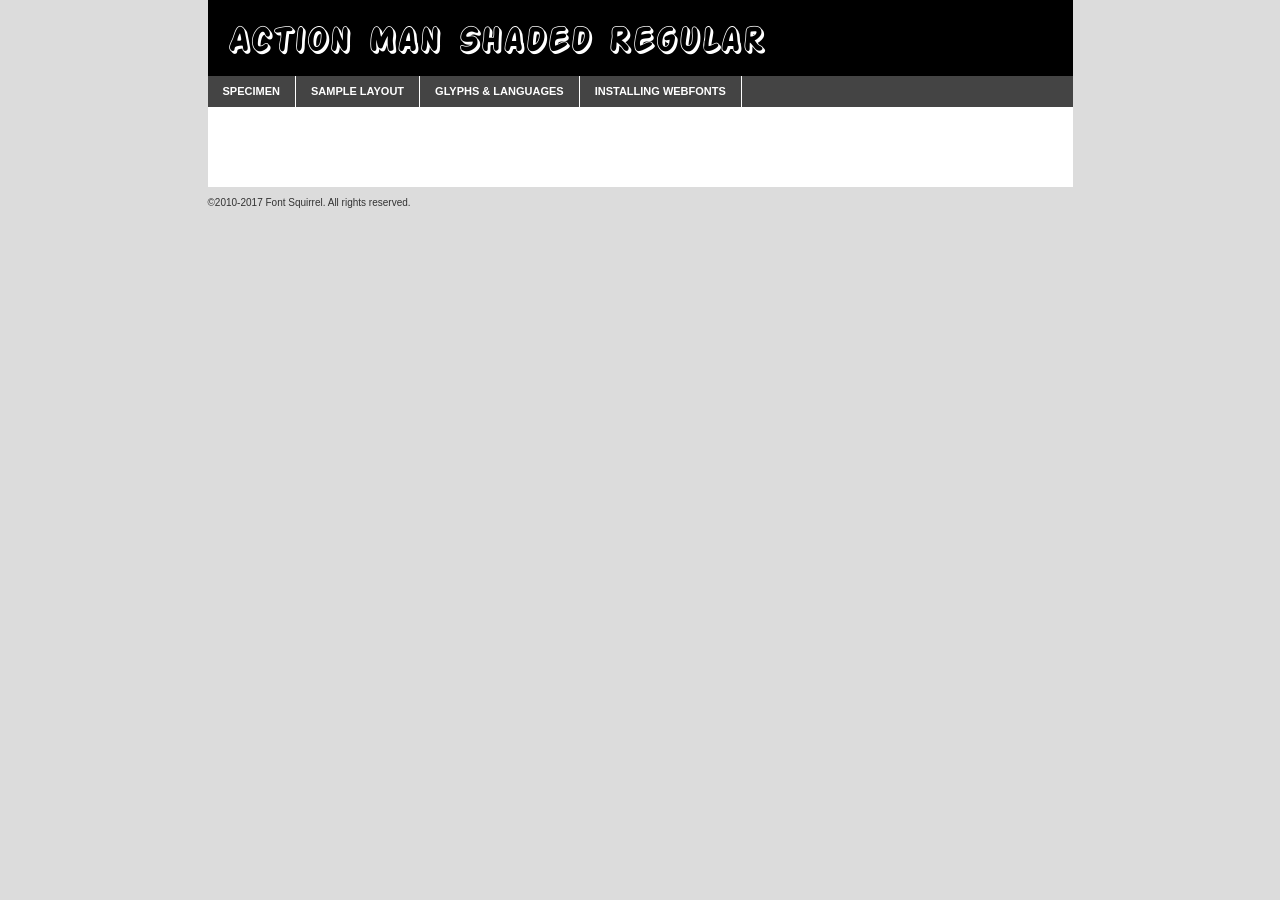
<file: fonts/action-man/action_man_shaded-demo.html>
<!DOCTYPE html PUBLIC "-//W3C//DTD XHTML 1.0 Transitional//EN"
        "http://www.w3.org/TR/xhtml1/DTD/xhtml1-transitional.dtd">

<html xmlns="http://www.w3.org/1999/xhtml" xml:lang="en" lang="en">
<head>
    <meta http-equiv="Content-Type" content="text/html; charset=utf-8"/>
    <script src="http://ajax.googleapis.com/ajax/libs/jquery/1.7.2/jquery.min.js" type="text/javascript" charset="utf-8"></script>
    <script type="text/javascript">
		(function($) {
			$.fn.easyTabs = function(option) {
				var param = jQuery.extend({ fadeSpeed: 'fast', defaultContent: 1, activeClass: 'active' }, option);
				$(this).each(function() {
					var thisId = '#' + this.id;
					if ( param.defaultContent == '' )
					{
						param.defaultContent = 1;
					}
					if ( typeof param.defaultContent == 'number' )
					{
						var defaultTab = $(thisId + ' .tabs li:eq(' + (param.defaultContent - 1) + ') a').attr('href').substr(1);
					}
					else
					{
						var defaultTab = param.defaultContent;
					}
					$(thisId + ' .tabs li a').each(function() {
						var tabToHide = $(this).attr('href').substr(1);
						$('#' + tabToHide).addClass('easytabs-tab-content');
					});
					hideAll();
					changeContent(defaultTab);

					function hideAll() {$(thisId + ' .easytabs-tab-content').hide();}

					function changeContent(tabId)
					{
						hideAll();
						$(thisId + ' .tabs li').removeClass(param.activeClass);
						$(thisId + ' .tabs li a[href=#' + tabId + ']').closest('li').addClass(param.activeClass);
						if ( param.fadeSpeed != 'none' )
						{
							$(thisId + ' #' + tabId).fadeIn(param.fadeSpeed);
						}
						else
						{
							$(thisId + ' #' + tabId).show();
						}
					}

					$(thisId + ' .tabs li').click(function() {
						var tabId = $(this).find('a').attr('href').substr(1);
						changeContent(tabId);
						return false;
					});
				});
			}
		})(jQuery);
    </script>
    <link rel="stylesheet" href="specimen_files/specimen_stylesheet.css" type="text/css" charset="utf-8"/>
    <link rel="stylesheet" href="stylesheet.css" type="text/css" charset="utf-8"/>

    <style type="text/css">
        		body {
			font-family: 'action_man_shadedregular';
        		}

            </style>

    <title>Action Man Shaded Regular Specimen</title>


    <script type="text/javascript" charset="utf-8">
		$(document).ready(function() {
			$('#container').easyTabs({ defaultContent: 1 });
		});
    </script>
</head>

<body>
<div id="container">
    <div id="header">
		Action Man Shaded Regular    </div>
    <ul class="tabs">
        <li><a href="#specimen">Specimen</a></li>
        <li><a href="#layout">Sample Layout</a></li>
                <li><a href="#glyphs">Glyphs &amp; Languages</a></li>
        <li><a href="#installing">Installing Webfonts</a></li>

    </ul>

    <div id="main_content">


        <div id="specimen">

            <div class="section">
                <div class="grid12 firstcol">
                    <div class="huge">AaBb</div>
                </div>
            </div>

            <div class="section">
                <div class="glyph_range">A&#x200B;B&#x200b;C&#x200b;D&#x200b;E&#x200b;F&#x200b;G&#x200b;H&#x200b;I&#x200b;J&#x200b;K&#x200b;L&#x200b;M&#x200b;N&#x200b;O&#x200b;P&#x200b;Q&#x200b;R&#x200b;S&#x200b;T&#x200b;U&#x200b;V&#x200b;W&#x200b;X&#x200b;Y&#x200b;Z&#x200b;a&#x200b;b&#x200b;c&#x200b;d&#x200b;e&#x200b;f&#x200b;g&#x200b;h&#x200b;i&#x200b;j&#x200b;k&#x200b;l&#x200b;m&#x200b;n&#x200b;o&#x200b;p&#x200b;q&#x200b;r&#x200b;s&#x200b;t&#x200b;u&#x200b;v&#x200b;w&#x200b;x&#x200b;y&#x200b;z&#x200b;1&#x200b;2&#x200b;3&#x200b;4&#x200b;5&#x200b;6&#x200b;7&#x200b;8&#x200b;9&#x200b;0&#x200b;&amp;&#x200b;.&#x200b;,&#x200b;?&#x200b;!&#x200b;&#64;&#x200b;(&#x200b;)&#x200b;#&#x200b;$&#x200b;%&#x200b;*&#x200b;+&#x200b;-&#x200b;=&#x200b;:&#x200b;;</div>
            </div>
            <div class="section">
                <div class="grid12 firstcol">
                    <table class="sample_table">
                        <tr>
                            <td>10</td>
                            <td class="size10">abcdefghijklmnopqrstuvwxyzABCDEFGHIJKLMNOPQRSTUVWXYZ0123456789abcdefghijklmnopqrstuvwxyzABCDEFGHIJKLMNOPQRSTUVWXYZ0123456789abcdefghijklmnopqrstuvwxyzABCDEFGHIJKLMNOPQRSTUVWXYZ</td>
                        </tr>
                        <tr>
                            <td>11</td>
                            <td class="size11">abcdefghijklmnopqrstuvwxyzABCDEFGHIJKLMNOPQRSTUVWXYZ0123456789abcdefghijklmnopqrstuvwxyzABCDEFGHIJKLMNOPQRSTUVWXYZ0123456789abcdefghijklmnopqrstuvwxyzABCDEFGHIJKLMNOPQRSTUVWXYZ</td>
                        </tr>
                        <tr>
                            <td>12</td>
                            <td class="size12">abcdefghijklmnopqrstuvwxyzABCDEFGHIJKLMNOPQRSTUVWXYZ0123456789abcdefghijklmnopqrstuvwxyzABCDEFGHIJKLMNOPQRSTUVWXYZ0123456789abcdefghijklmnopqrstuvwxyzABCDEFGHIJKLMNOPQRSTUVWXYZ</td>
                        </tr>
                        <tr>
                            <td>13</td>
                            <td class="size13">abcdefghijklmnopqrstuvwxyzABCDEFGHIJKLMNOPQRSTUVWXYZ0123456789abcdefghijklmnopqrstuvwxyzABCDEFGHIJKLMNOPQRSTUVWXYZ0123456789abcdefghijklmnopqrstuvwxyzABCDEFGHIJKLMNOPQRSTUVWXYZ</td>
                        </tr>
                        <tr>
                            <td>14</td>
                            <td class="size14">abcdefghijklmnopqrstuvwxyzABCDEFGHIJKLMNOPQRSTUVWXYZ0123456789abcdefghijklmnopqrstuvwxyzABCDEFGHIJKLMNOPQRSTUVWXYZ0123456789abcdefghijklmnopqrstuvwxyzABCDEFGHIJKLMNOPQRSTUVWXYZ</td>
                        </tr>
                        <tr>
                            <td>16</td>
                            <td class="size16">abcdefghijklmnopqrstuvwxyzABCDEFGHIJKLMNOPQRSTUVWXYZ0123456789abcdefghijklmnopqrstuvwxyzABCDEFGHIJKLMNOPQRSTUVWXYZ</td>
                        </tr>
                        <tr>
                            <td>18</td>
                            <td class="size18">abcdefghijklmnopqrstuvwxyzABCDEFGHIJKLMNOPQRSTUVWXYZ0123456789abcdefghijklmnopqrstuvwxyzABCDEFGHIJKLMNOPQRSTUVWXYZ</td>
                        </tr>
                        <tr>
                            <td>20</td>
                            <td class="size20">abcdefghijklmnopqrstuvwxyzABCDEFGHIJKLMNOPQRSTUVWXYZ0123456789abcdefghijklmnopqrstuvwxyzABCDEFGHIJKLMNOPQRSTUVWXYZ</td>
                        </tr>
                        <tr>
                            <td>24</td>
                            <td class="size24">abcdefghijklmnopqrstuvwxyzABCDEFGHIJKLMNOPQRSTUVWXYZ0123456789abcdefghijklmnopqrstuvwxyzABCDEFGHIJKLMNOPQRSTUVWXYZ</td>
                        </tr>
                        <tr>
                            <td>30</td>
                            <td class="size30">abcdefghijklmnopqrstuvwxyzABCDEFGHIJKLMNOPQRSTUVWXYZ0123456789abcdefghijklmnopqrstuvwxyzABCDEFGHIJKLMNOPQRSTUVWXYZ</td>
                        </tr>
                        <tr>
                            <td>36</td>
                            <td class="size36">abcdefghijklmnopqrstuvwxyzABCDEFGHIJKLMNOPQRSTUVWXYZ0123456789abcdefghijklmnopqrstuvwxyzABCDEFGHIJKLMNOPQRSTUVWXYZ</td>
                        </tr>
                        <tr>
                            <td>48</td>
                            <td class="size48">abcdefghijklmnopqrstuvwxyzABCDEFGHIJKLMNOPQRSTUVWXYZ0123456789abcdefghijklmnopqrstuvwxyzABCDEFGHIJKLMNOPQRSTUVWXYZ</td>
                        </tr>
                        <tr>
                            <td>60</td>
                            <td class="size60">abcdefghijklmnopqrstuvwxyzABCDEFGHIJKLMNOPQRSTUVWXYZ0123456789abcdefghijklmnopqrstuvwxyzABCDEFGHIJKLMNOPQRSTUVWXYZ</td>
                        </tr>
                        <tr>
                            <td>72</td>
                            <td class="size72">abcdefghijklmnopqrstuvwxyzABCDEFGHIJKLMNOPQRSTUVWXYZ0123456789abcdefghijklmnopqrstuvwxyzABCDEFGHIJKLMNOPQRSTUVWXYZ</td>
                        </tr>
                        <tr>
                            <td>90</td>
                            <td class="size90">abcdefghijklmnopqrstuvwxyzABCDEFGHIJKLMNOPQRSTUVWXYZ0123456789abcdefghijklmnopqrstuvwxyzABCDEFGHIJKLMNOPQRSTUVWXYZ</td>
                        </tr>
                    </table>

                </div>

            </div>


            <div class="section" id="bodycomparison">


                <div id="xheight">
                    <div class="fontbody">&#x25FC;&#x25FC;&#x25FC;&#x25FC;&#x25FC;&#x25FC;&#x25FC;&#x25FC;&#x25FC;&#x25FC;&#x25FC;&#x25FC;&#x25FC;&#x25FC;&#x25FC;&#x25FC;&#x25FC;&#x25FC;&#x25FC;&#x25FC;&#x25FC;&#x25FC;&#x25FC;&#x25FC;&#x25FC;&#x25FC;&#x25FC;&#x25FC;&#x25FC;&#x25FC;&#x25FC;&#x25FC;&#x25FC;&#x25FC;&#x25FC;&#x25FC;&#x25FC;&#x25FC;&#x25FC;&#x25FC;&#x25FC;&#x25FC;&#x25FC;&#x25FC;&#x25FC;&#x25FC;&#x25FC;&#x25FC;&#x25FC;&#x25FC;&#x25FC;&#x25FC;&#x25FC;&#x25FC;&#x25FC;&#x25FC;&#x25FC;&#x25FC;&#x25FC;&#x25FC;&#x25FC;&#x25FC;&#x25FC;&#x25FC;&#x25FC;&#x25FC;&#x25FC;&#x25FC;&#x25FC;&#x25FC;&#x25FC;&#x25FC;&#x25FC;&#x25FC;&#x25FC;&#x25FC;&#x25FC;&#x25FC;&#x25FC;&#x25FC;&#x25FC;&#x25FC;&#x25FC;&#x25FC;&#x25FC;&#x25FC;&#x25FC;&#x25FC;&#x25FC;&#x25FC;&#x25FC;&#x25FC;&#x25FC;&#x25FC;&#x25FC;&#x25FC;&#x25FC;&#x25FC;&#x25FC;body</div>
                    <div class="arialbody">body</div>
                    <div class="verdanabody">body</div>
                    <div class="georgiabody">body</div>
                </div>
                <div class="fontbody" style="z-index:1">
                    body<span>Action Man Shaded Regular</span>
                </div>
                <div class="arialbody" style="z-index:1">
                    body<span>Arial</span>
                </div>
                <div class="verdanabody" style="z-index:1">
                    body<span>Verdana</span>
                </div>
                <div class="georgiabody" style="z-index:1">
                    body<span>Georgia</span>
                </div>


            </div>


            <div class="section psample psample_row1" id="">

                <div class="grid2 firstcol">
                    <p class="size10"><span>10.</span>Aenean lacinia bibendum nulla sed consectetur. Fusce dapibus, tellus ac cursus commodo, tortor mauris condimentum nibh, ut fermentum massa justo sit amet risus. Nullam id dolor id nibh ultricies vehicula ut id elit. Cum sociis natoque penatibus et magnis dis parturient montes, nascetur ridiculus mus. Nulla vitae elit libero, a pharetra augue.</p>

                </div>
                <div class="grid3">
                    <p class="size11"><span>11.</span>Aenean lacinia bibendum nulla sed consectetur. Fusce dapibus, tellus ac cursus commodo, tortor mauris condimentum nibh, ut fermentum massa justo sit amet risus. Nullam id dolor id nibh ultricies vehicula ut id elit. Cum sociis natoque penatibus et magnis dis parturient montes, nascetur ridiculus mus. Nulla vitae elit libero, a pharetra augue.</p>

                </div>
                <div class="grid3">
                    <p class="size12"><span>12.</span>Aenean lacinia bibendum nulla sed consectetur. Fusce dapibus, tellus ac cursus commodo, tortor mauris condimentum nibh, ut fermentum massa justo sit amet risus. Nullam id dolor id nibh ultricies vehicula ut id elit. Cum sociis natoque penatibus et magnis dis parturient montes, nascetur ridiculus mus. Nulla vitae elit libero, a pharetra augue.</p>

                </div>
                <div class="grid4">
                    <p class="size13"><span>13.</span>Aenean lacinia bibendum nulla sed consectetur. Fusce dapibus, tellus ac cursus commodo, tortor mauris condimentum nibh, ut fermentum massa justo sit amet risus. Nullam id dolor id nibh ultricies vehicula ut id elit. Cum sociis natoque penatibus et magnis dis parturient montes, nascetur ridiculus mus. Nulla vitae elit libero, a pharetra augue.</p>

                </div>
                <div class="white_blend"></div>

            </div>
            <div class="section psample psample_row2" id="">
                <div class="grid3 firstcol">
                    <p class="size14"><span>14.</span>Aenean lacinia bibendum nulla sed consectetur. Fusce dapibus, tellus ac cursus commodo, tortor mauris condimentum nibh, ut fermentum massa justo sit amet risus. Nullam id dolor id nibh ultricies vehicula ut id elit. Cum sociis natoque penatibus et magnis dis parturient montes, nascetur ridiculus mus. Nulla vitae elit libero, a pharetra augue.</p>

                </div>
                <div class="grid4">
                    <p class="size16"><span>16.</span>Aenean lacinia bibendum nulla sed consectetur. Fusce dapibus, tellus ac cursus commodo, tortor mauris condimentum nibh, ut fermentum massa justo sit amet risus. Nullam id dolor id nibh ultricies vehicula ut id elit. Cum sociis natoque penatibus et magnis dis parturient montes, nascetur ridiculus mus. Nulla vitae elit libero, a pharetra augue.</p>

                </div>
                <div class="grid5">
                    <p class="size18"><span>18.</span>Aenean lacinia bibendum nulla sed consectetur. Fusce dapibus, tellus ac cursus commodo, tortor mauris condimentum nibh, ut fermentum massa justo sit amet risus. Nullam id dolor id nibh ultricies vehicula ut id elit. Cum sociis natoque penatibus et magnis dis parturient montes, nascetur ridiculus mus. Nulla vitae elit libero, a pharetra augue.</p>

                </div>

                <div class="white_blend"></div>

            </div>

            <div class="section psample psample_row3" id="">
                <div class="grid5 firstcol">
                    <p class="size20"><span>20.</span>Aenean lacinia bibendum nulla sed consectetur. Fusce dapibus, tellus ac cursus commodo, tortor mauris condimentum nibh, ut fermentum massa justo sit amet risus. Nullam id dolor id nibh ultricies vehicula ut id elit. Cum sociis natoque penatibus et magnis dis parturient montes, nascetur ridiculus mus. Nulla vitae elit libero, a pharetra augue.</p>
                </div>
                <div class="grid7">
                    <p class="size24"><span>24.</span>Aenean lacinia bibendum nulla sed consectetur. Fusce dapibus, tellus ac cursus commodo, tortor mauris condimentum nibh, ut fermentum massa justo sit amet risus. Nullam id dolor id nibh ultricies vehicula ut id elit. Cum sociis natoque penatibus et magnis dis parturient montes, nascetur ridiculus mus. Nulla vitae elit libero, a pharetra augue.</p>
                </div>

                <div class="white_blend"></div>

            </div>

            <div class="section psample psample_row4" id="">
                <div class="grid12 firstcol">
                    <p class="size30"><span>30.</span>Aenean lacinia bibendum nulla sed consectetur. Fusce dapibus, tellus ac cursus commodo, tortor mauris condimentum nibh, ut fermentum massa justo sit amet risus. Nullam id dolor id nibh ultricies vehicula ut id elit. Cum sociis natoque penatibus et magnis dis parturient montes, nascetur ridiculus mus. Nulla vitae elit libero, a pharetra augue.</p>
                </div>
                <div class="white_blend"></div>

            </div>


            <div class="section psample psample_row1 fullreverse">
                <div class="grid2 firstcol">
                    <p class="size10"><span>10.</span>Aenean lacinia bibendum nulla sed consectetur. Fusce dapibus, tellus ac cursus commodo, tortor mauris condimentum nibh, ut fermentum massa justo sit amet risus. Nullam id dolor id nibh ultricies vehicula ut id elit. Cum sociis natoque penatibus et magnis dis parturient montes, nascetur ridiculus mus. Nulla vitae elit libero, a pharetra augue.</p>

                </div>
                <div class="grid3">
                    <p class="size11"><span>11.</span>Aenean lacinia bibendum nulla sed consectetur. Fusce dapibus, tellus ac cursus commodo, tortor mauris condimentum nibh, ut fermentum massa justo sit amet risus. Nullam id dolor id nibh ultricies vehicula ut id elit. Cum sociis natoque penatibus et magnis dis parturient montes, nascetur ridiculus mus. Nulla vitae elit libero, a pharetra augue.</p>

                </div>
                <div class="grid3">
                    <p class="size12"><span>12.</span>Aenean lacinia bibendum nulla sed consectetur. Fusce dapibus, tellus ac cursus commodo, tortor mauris condimentum nibh, ut fermentum massa justo sit amet risus. Nullam id dolor id nibh ultricies vehicula ut id elit. Cum sociis natoque penatibus et magnis dis parturient montes, nascetur ridiculus mus. Nulla vitae elit libero, a pharetra augue.</p>

                </div>
                <div class="grid4">
                    <p class="size13"><span>13.</span>Aenean lacinia bibendum nulla sed consectetur. Fusce dapibus, tellus ac cursus commodo, tortor mauris condimentum nibh, ut fermentum massa justo sit amet risus. Nullam id dolor id nibh ultricies vehicula ut id elit. Cum sociis natoque penatibus et magnis dis parturient montes, nascetur ridiculus mus. Nulla vitae elit libero, a pharetra augue.</p>

                </div>
                <div class="black_blend"></div>

            </div>

            <div class="section psample psample_row2 fullreverse">
                <div class="grid3 firstcol">
                    <p class="size14"><span>14.</span>Aenean lacinia bibendum nulla sed consectetur. Fusce dapibus, tellus ac cursus commodo, tortor mauris condimentum nibh, ut fermentum massa justo sit amet risus. Nullam id dolor id nibh ultricies vehicula ut id elit. Cum sociis natoque penatibus et magnis dis parturient montes, nascetur ridiculus mus. Nulla vitae elit libero, a pharetra augue.</p>

                </div>
                <div class="grid4">
                    <p class="size16"><span>16.</span>Aenean lacinia bibendum nulla sed consectetur. Fusce dapibus, tellus ac cursus commodo, tortor mauris condimentum nibh, ut fermentum massa justo sit amet risus. Nullam id dolor id nibh ultricies vehicula ut id elit. Cum sociis natoque penatibus et magnis dis parturient montes, nascetur ridiculus mus. Nulla vitae elit libero, a pharetra augue.</p>

                </div>
                <div class="grid5">
                    <p class="size18"><span>18.</span>Aenean lacinia bibendum nulla sed consectetur. Fusce dapibus, tellus ac cursus commodo, tortor mauris condimentum nibh, ut fermentum massa justo sit amet risus. Nullam id dolor id nibh ultricies vehicula ut id elit. Cum sociis natoque penatibus et magnis dis parturient montes, nascetur ridiculus mus. Nulla vitae elit libero, a pharetra augue.</p>

                </div>
                <div class="black_blend"></div>

            </div>

            <div class="section psample fullreverse psample_row3" id="">
                <div class="grid5 firstcol">
                    <p class="size20"><span>20.</span>Aenean lacinia bibendum nulla sed consectetur. Fusce dapibus, tellus ac cursus commodo, tortor mauris condimentum nibh, ut fermentum massa justo sit amet risus. Nullam id dolor id nibh ultricies vehicula ut id elit. Cum sociis natoque penatibus et magnis dis parturient montes, nascetur ridiculus mus. Nulla vitae elit libero, a pharetra augue.</p>
                </div>
                <div class="grid7">
                    <p class="size24"><span>24.</span>Aenean lacinia bibendum nulla sed consectetur. Fusce dapibus, tellus ac cursus commodo, tortor mauris condimentum nibh, ut fermentum massa justo sit amet risus. Nullam id dolor id nibh ultricies vehicula ut id elit. Cum sociis natoque penatibus et magnis dis parturient montes, nascetur ridiculus mus. Nulla vitae elit libero, a pharetra augue.</p>
                </div>

                <div class="black_blend"></div>

            </div>

            <div class="section psample fullreverse psample_row4" id="" style="border-bottom: 20px #000 solid;">
                <div class="grid12 firstcol">
                    <p class="size30"><span>30.</span>Aenean lacinia bibendum nulla sed consectetur. Fusce dapibus, tellus ac cursus commodo, tortor mauris condimentum nibh, ut fermentum massa justo sit amet risus. Nullam id dolor id nibh ultricies vehicula ut id elit. Cum sociis natoque penatibus et magnis dis parturient montes, nascetur ridiculus mus. Nulla vitae elit libero, a pharetra augue.</p>
                </div>
                <div class="black_blend"></div>

            </div>


        </div>

        <div id="layout">

            <div class="section">

                <div class="grid12 firstcol">
                    <h1>Lorem Ipsum Dolor</h1>
                    <h2>Etiam porta sem malesuada magna mollis euismod</h2>

                    <p class="byline">By <a href="#link">Aenean Lacinia</a></p>
                </div>
            </div>
            <div class="section">
                <div class="grid8 firstcol">
                    <p class="large">Donec sed odio dui. Morbi leo risus, porta ac consectetur ac, vestibulum at eros. Fusce dapibus, tellus ac cursus commodo, tortor mauris condimentum nibh, ut fermentum massa justo sit amet risus. </p>


                    <h3>Pellentesque ornare sem</h3>

                    <p>Maecenas sed diam eget risus varius blandit sit amet non magna. Maecenas faucibus mollis interdum. Donec ullamcorper nulla non metus auctor fringilla. Nullam id dolor id nibh ultricies vehicula ut id elit. Nullam id dolor id nibh ultricies vehicula ut id elit. </p>

                    <p>Aenean eu leo quam. Pellentesque ornare sem lacinia quam venenatis vestibulum. Lorem ipsum dolor sit amet, consectetur adipiscing elit. Cum sociis natoque penatibus et magnis dis parturient montes, nascetur ridiculus mus. </p>

                    <p>Nulla vitae elit libero, a pharetra augue. Praesent commodo cursus magna, vel scelerisque nisl consectetur et. Aenean lacinia bibendum nulla sed consectetur. </p>

                    <p>Nullam quis risus eget urna mollis ornare vel eu leo. Nullam quis risus eget urna mollis ornare vel eu leo. Maecenas sed diam eget risus varius blandit sit amet non magna. Donec ullamcorper nulla non metus auctor fringilla. </p>

                    <h3>Cras mattis consectetur</h3>

                    <p>Aenean eu leo quam. Pellentesque ornare sem lacinia quam venenatis vestibulum. Aenean lacinia bibendum nulla sed consectetur. Integer posuere erat a ante venenatis dapibus posuere velit aliquet. Cras mattis consectetur purus sit amet fermentum. </p>

                    <p>Nullam id dolor id nibh ultricies vehicula ut id elit. Nullam quis risus eget urna mollis ornare vel eu leo. Cras mattis consectetur purus sit amet fermentum.</p>
                </div>

                <div class="grid4 sidebar">

                    <div class="box reverse">
                        <p class="last">Nullam quis risus eget urna mollis ornare vel eu leo. Donec ullamcorper nulla non metus auctor fringilla. Cras mattis consectetur purus sit amet fermentum. Sed posuere consectetur est at lobortis. Lorem ipsum dolor sit amet, consectetur adipiscing elit. </p>
                    </div>

                    <p class="caption">Maecenas sed diam eget risus varius.</p>

                    <p>Vestibulum id ligula porta felis euismod semper. Integer posuere erat a ante venenatis dapibus posuere velit aliquet. Vestibulum id ligula porta felis euismod semper. Sed posuere consectetur est at lobortis. Maecenas sed diam eget risus varius blandit sit amet non magna. Fusce dapibus, tellus ac cursus commodo, tortor mauris condimentum nibh, ut fermentum massa justo sit amet risus. </p>


                    <p>Duis mollis, est non commodo luctus, nisi erat porttitor ligula, eget lacinia odio sem nec elit. Aenean lacinia bibendum nulla sed consectetur. Vivamus sagittis lacus vel augue laoreet rutrum faucibus dolor auctor. Aenean lacinia bibendum nulla sed consectetur. Nullam quis risus eget urna mollis ornare vel eu leo. </p>

                    <p>Praesent commodo cursus magna, vel scelerisque nisl consectetur et. Donec ullamcorper nulla non metus auctor fringilla. Maecenas faucibus mollis interdum. Fusce dapibus, tellus ac cursus commodo, tortor mauris condimentum nibh, ut fermentum massa justo sit amet risus. </p>

                </div>
            </div>

        </div>


		

        <div id="glyphs">
            <div class="section">
                <div class="grid12 firstcol">

                    <h1>Language Support</h1>
                    <p>The subset of Action Man Shaded Regular in this kit supports the following languages:<br/>

						Breton, Chamorro, Danish, Dutch, English, Finnish, Frisian, Galician, German, Italian, Malagasy, Norwegian, Spanish, Alsatian, Aragonese, Arapaho, Arrernte, Asturian, Aymara, Bislama, Cebuano, Corsican, Fijian, French_creole, Gilbertese, Greenlandic, Haitian_creole, Hiligaynon, Hmong, Hopi, Ibanag, Iloko_ilokano, Indonesian, Interglossa_glosa, Interlingua, Irish_gaelic, Lojban, Lombard, Luxembourgeois, Mohawk, Norfolk_pitcairnese, Oromo, Pangasinan, Papiamento, Piedmontese, Potawatomi, Rhaeto-romance, Romansh, Rotokas, Sami_lule, Scots_gaelic, Seychelles_creole, Shona, Somali, Southern_ndebele, Swahili, Swati_swazi, Tagalog_filipino_pilipino, Tetum, Tok_pisin, Uyghur_latinized, Volapuk, Warlpiri, Xhosa, Yapese, Zulu, Latinbasic, Ubasic, Demo                    </p>
                    <h1>Glyph Chart</h1>
                    <p>The subset of Action Man Shaded Regular in this kit includes all the glyphs listed below. Unicode entities are included above each glyph to help you insert individual characters into your layout.</p>
                    <div id="glyph_chart">

						                            							                                <div><p>&amp;#32;</p>&#32;</div>
																				                                <div><p>&amp;#33;</p>&#33;</div>
																				                                <div><p>&amp;#34;</p>&#34;</div>
																				                                <div><p>&amp;#35;</p>&#35;</div>
																				                                <div><p>&amp;#36;</p>&#36;</div>
																				                                <div><p>&amp;#37;</p>&#37;</div>
																				                                <div><p>&amp;#38;</p>&#38;</div>
																				                                <div><p>&amp;#39;</p>&#39;</div>
																				                                <div><p>&amp;#40;</p>&#40;</div>
																				                                <div><p>&amp;#41;</p>&#41;</div>
																				                                <div><p>&amp;#42;</p>&#42;</div>
																				                                <div><p>&amp;#43;</p>&#43;</div>
																				                                <div><p>&amp;#44;</p>&#44;</div>
																				                                <div><p>&amp;#45;</p>&#45;</div>
																				                                <div><p>&amp;#46;</p>&#46;</div>
																				                                <div><p>&amp;#47;</p>&#47;</div>
																				                                <div><p>&amp;#48;</p>&#48;</div>
																				                                <div><p>&amp;#49;</p>&#49;</div>
																				                                <div><p>&amp;#50;</p>&#50;</div>
																				                                <div><p>&amp;#51;</p>&#51;</div>
																				                                <div><p>&amp;#52;</p>&#52;</div>
																				                                <div><p>&amp;#53;</p>&#53;</div>
																				                                <div><p>&amp;#54;</p>&#54;</div>
																				                                <div><p>&amp;#55;</p>&#55;</div>
																				                                <div><p>&amp;#56;</p>&#56;</div>
																				                                <div><p>&amp;#57;</p>&#57;</div>
																				                                <div><p>&amp;#58;</p>&#58;</div>
																				                                <div><p>&amp;#59;</p>&#59;</div>
																				                                <div><p>&amp;#60;</p>&#60;</div>
																				                                <div><p>&amp;#61;</p>&#61;</div>
																				                                <div><p>&amp;#62;</p>&#62;</div>
																				                                <div><p>&amp;#63;</p>&#63;</div>
																				                                <div><p>&amp;#64;</p>&#64;</div>
																				                                <div><p>&amp;#65;</p>&#65;</div>
																				                                <div><p>&amp;#66;</p>&#66;</div>
																				                                <div><p>&amp;#67;</p>&#67;</div>
																				                                <div><p>&amp;#68;</p>&#68;</div>
																				                                <div><p>&amp;#69;</p>&#69;</div>
																				                                <div><p>&amp;#70;</p>&#70;</div>
																				                                <div><p>&amp;#71;</p>&#71;</div>
																				                                <div><p>&amp;#72;</p>&#72;</div>
																				                                <div><p>&amp;#73;</p>&#73;</div>
																				                                <div><p>&amp;#74;</p>&#74;</div>
																				                                <div><p>&amp;#75;</p>&#75;</div>
																				                                <div><p>&amp;#76;</p>&#76;</div>
																				                                <div><p>&amp;#77;</p>&#77;</div>
																				                                <div><p>&amp;#78;</p>&#78;</div>
																				                                <div><p>&amp;#79;</p>&#79;</div>
																				                                <div><p>&amp;#80;</p>&#80;</div>
																				                                <div><p>&amp;#81;</p>&#81;</div>
																				                                <div><p>&amp;#82;</p>&#82;</div>
																				                                <div><p>&amp;#83;</p>&#83;</div>
																				                                <div><p>&amp;#84;</p>&#84;</div>
																				                                <div><p>&amp;#85;</p>&#85;</div>
																				                                <div><p>&amp;#86;</p>&#86;</div>
																				                                <div><p>&amp;#87;</p>&#87;</div>
																				                                <div><p>&amp;#88;</p>&#88;</div>
																				                                <div><p>&amp;#89;</p>&#89;</div>
																				                                <div><p>&amp;#90;</p>&#90;</div>
																				                                <div><p>&amp;#91;</p>&#91;</div>
																				                                <div><p>&amp;#92;</p>&#92;</div>
																				                                <div><p>&amp;#93;</p>&#93;</div>
																				                                <div><p>&amp;#94;</p>&#94;</div>
																				                                <div><p>&amp;#95;</p>&#95;</div>
																				                                <div><p>&amp;#96;</p>&#96;</div>
																				                                <div><p>&amp;#97;</p>&#97;</div>
																				                                <div><p>&amp;#98;</p>&#98;</div>
																				                                <div><p>&amp;#99;</p>&#99;</div>
																				                                <div><p>&amp;#100;</p>&#100;</div>
																				                                <div><p>&amp;#101;</p>&#101;</div>
																				                                <div><p>&amp;#102;</p>&#102;</div>
																				                                <div><p>&amp;#103;</p>&#103;</div>
																				                                <div><p>&amp;#104;</p>&#104;</div>
																				                                <div><p>&amp;#105;</p>&#105;</div>
																				                                <div><p>&amp;#106;</p>&#106;</div>
																				                                <div><p>&amp;#107;</p>&#107;</div>
																				                                <div><p>&amp;#108;</p>&#108;</div>
																				                                <div><p>&amp;#109;</p>&#109;</div>
																				                                <div><p>&amp;#110;</p>&#110;</div>
																				                                <div><p>&amp;#111;</p>&#111;</div>
																				                                <div><p>&amp;#112;</p>&#112;</div>
																				                                <div><p>&amp;#113;</p>&#113;</div>
																				                                <div><p>&amp;#114;</p>&#114;</div>
																				                                <div><p>&amp;#115;</p>&#115;</div>
																				                                <div><p>&amp;#116;</p>&#116;</div>
																				                                <div><p>&amp;#117;</p>&#117;</div>
																				                                <div><p>&amp;#118;</p>&#118;</div>
																				                                <div><p>&amp;#119;</p>&#119;</div>
																				                                <div><p>&amp;#120;</p>&#120;</div>
																				                                <div><p>&amp;#121;</p>&#121;</div>
																				                                <div><p>&amp;#122;</p>&#122;</div>
																				                                <div><p>&amp;#123;</p>&#123;</div>
																				                                <div><p>&amp;#124;</p>&#124;</div>
																				                                <div><p>&amp;#125;</p>&#125;</div>
																				                                <div><p>&amp;#126;</p>&#126;</div>
																				                                <div><p>&amp;#160;</p>&#160;</div>
																				                                <div><p>&amp;#161;</p>&#161;</div>
																				                                <div><p>&amp;#162;</p>&#162;</div>
																				                                <div><p>&amp;#163;</p>&#163;</div>
																				                                <div><p>&amp;#164;</p>&#164;</div>
																				                                <div><p>&amp;#165;</p>&#165;</div>
																				                                <div><p>&amp;#166;</p>&#166;</div>
																				                                <div><p>&amp;#168;</p>&#168;</div>
																				                                <div><p>&amp;#169;</p>&#169;</div>
																				                                <div><p>&amp;#171;</p>&#171;</div>
																				                                <div><p>&amp;#173;</p>&#173;</div>
																				                                <div><p>&amp;#174;</p>&#174;</div>
																				                                <div><p>&amp;#176;</p>&#176;</div>
																				                                <div><p>&amp;#177;</p>&#177;</div>
																				                                <div><p>&amp;#180;</p>&#180;</div>
																				                                <div><p>&amp;#182;</p>&#182;</div>
																				                                <div><p>&amp;#183;</p>&#183;</div>
																				                                <div><p>&amp;#187;</p>&#187;</div>
																				                                <div><p>&amp;#191;</p>&#191;</div>
																				                                <div><p>&amp;#192;</p>&#192;</div>
																				                                <div><p>&amp;#193;</p>&#193;</div>
																				                                <div><p>&amp;#194;</p>&#194;</div>
																				                                <div><p>&amp;#195;</p>&#195;</div>
																				                                <div><p>&amp;#196;</p>&#196;</div>
																				                                <div><p>&amp;#197;</p>&#197;</div>
																				                                <div><p>&amp;#198;</p>&#198;</div>
																				                                <div><p>&amp;#200;</p>&#200;</div>
																				                                <div><p>&amp;#201;</p>&#201;</div>
																				                                <div><p>&amp;#202;</p>&#202;</div>
																				                                <div><p>&amp;#203;</p>&#203;</div>
																				                                <div><p>&amp;#204;</p>&#204;</div>
																				                                <div><p>&amp;#205;</p>&#205;</div>
																				                                <div><p>&amp;#206;</p>&#206;</div>
																				                                <div><p>&amp;#207;</p>&#207;</div>
																				                                <div><p>&amp;#209;</p>&#209;</div>
																				                                <div><p>&amp;#210;</p>&#210;</div>
																				                                <div><p>&amp;#211;</p>&#211;</div>
																				                                <div><p>&amp;#212;</p>&#212;</div>
																				                                <div><p>&amp;#213;</p>&#213;</div>
																				                                <div><p>&amp;#214;</p>&#214;</div>
																				                                <div><p>&amp;#215;</p>&#215;</div>
																				                                <div><p>&amp;#216;</p>&#216;</div>
																				                                <div><p>&amp;#217;</p>&#217;</div>
																				                                <div><p>&amp;#218;</p>&#218;</div>
																				                                <div><p>&amp;#219;</p>&#219;</div>
																				                                <div><p>&amp;#220;</p>&#220;</div>
																				                                <div><p>&amp;#221;</p>&#221;</div>
																				                                <div><p>&amp;#222;</p>&#222;</div>
																				                                <div><p>&amp;#223;</p>&#223;</div>
																				                                <div><p>&amp;#224;</p>&#224;</div>
																				                                <div><p>&amp;#225;</p>&#225;</div>
																				                                <div><p>&amp;#226;</p>&#226;</div>
																				                                <div><p>&amp;#227;</p>&#227;</div>
																				                                <div><p>&amp;#228;</p>&#228;</div>
																				                                <div><p>&amp;#229;</p>&#229;</div>
																				                                <div><p>&amp;#230;</p>&#230;</div>
																				                                <div><p>&amp;#232;</p>&#232;</div>
																				                                <div><p>&amp;#233;</p>&#233;</div>
																				                                <div><p>&amp;#234;</p>&#234;</div>
																				                                <div><p>&amp;#235;</p>&#235;</div>
																				                                <div><p>&amp;#236;</p>&#236;</div>
																				                                <div><p>&amp;#237;</p>&#237;</div>
																				                                <div><p>&amp;#238;</p>&#238;</div>
																				                                <div><p>&amp;#239;</p>&#239;</div>
																				                                <div><p>&amp;#241;</p>&#241;</div>
																				                                <div><p>&amp;#242;</p>&#242;</div>
																				                                <div><p>&amp;#243;</p>&#243;</div>
																				                                <div><p>&amp;#244;</p>&#244;</div>
																				                                <div><p>&amp;#245;</p>&#245;</div>
																				                                <div><p>&amp;#246;</p>&#246;</div>
																				                                <div><p>&amp;#247;</p>&#247;</div>
																				                                <div><p>&amp;#248;</p>&#248;</div>
																				                                <div><p>&amp;#249;</p>&#249;</div>
																				                                <div><p>&amp;#250;</p>&#250;</div>
																				                                <div><p>&amp;#251;</p>&#251;</div>
																				                                <div><p>&amp;#252;</p>&#252;</div>
																				                                <div><p>&amp;#253;</p>&#253;</div>
																				                                <div><p>&amp;#254;</p>&#254;</div>
																				                                <div><p>&amp;#255;</p>&#255;</div>
																				                                <div><p>&amp;#338;</p>&#338;</div>
																				                                <div><p>&amp;#339;</p>&#339;</div>
																				                                <div><p>&amp;#376;</p>&#376;</div>
																				                                <div><p>&amp;#710;</p>&#710;</div>
																				                                <div><p>&amp;#732;</p>&#732;</div>
																				                                <div><p>&amp;#8192;</p>&#8192;</div>
																				                                <div><p>&amp;#8193;</p>&#8193;</div>
																				                                <div><p>&amp;#8194;</p>&#8194;</div>
																				                                <div><p>&amp;#8195;</p>&#8195;</div>
																				                                <div><p>&amp;#8196;</p>&#8196;</div>
																				                                <div><p>&amp;#8197;</p>&#8197;</div>
																				                                <div><p>&amp;#8198;</p>&#8198;</div>
																				                                <div><p>&amp;#8199;</p>&#8199;</div>
																				                                <div><p>&amp;#8200;</p>&#8200;</div>
																				                                <div><p>&amp;#8201;</p>&#8201;</div>
																				                                <div><p>&amp;#8202;</p>&#8202;</div>
																				                                <div><p>&amp;#8208;</p>&#8208;</div>
																				                                <div><p>&amp;#8209;</p>&#8209;</div>
																				                                <div><p>&amp;#8210;</p>&#8210;</div>
																				                                <div><p>&amp;#8211;</p>&#8211;</div>
																				                                <div><p>&amp;#8212;</p>&#8212;</div>
																				                                <div><p>&amp;#8216;</p>&#8216;</div>
																				                                <div><p>&amp;#8217;</p>&#8217;</div>
																				                                <div><p>&amp;#8218;</p>&#8218;</div>
																				                                <div><p>&amp;#8220;</p>&#8220;</div>
																				                                <div><p>&amp;#8221;</p>&#8221;</div>
																				                                <div><p>&amp;#8222;</p>&#8222;</div>
																				                                <div><p>&amp;#8226;</p>&#8226;</div>
																				                                <div><p>&amp;#8230;</p>&#8230;</div>
																				                                <div><p>&amp;#8239;</p>&#8239;</div>
																				                                <div><p>&amp;#8249;</p>&#8249;</div>
																				                                <div><p>&amp;#8250;</p>&#8250;</div>
																				                                <div><p>&amp;#8287;</p>&#8287;</div>
																				                                <div><p>&amp;#8364;</p>&#8364;</div>
																				                                <div><p>&amp;#8482;</p>&#8482;</div>
																				                                <div><p>&amp;#9724;</p>&#9724;</div>
																																																										                    </div>
                </div>


            </div>
        </div>


        <div id="specs">

        </div>

        <div id="installing">
            <div class="section">
                <div class="grid7 firstcol">
                    <h1>Installing Webfonts</h1>

                    <p>Webfonts are supported by all major browser platforms but not all in the same way. There are currently four different font formats that must be included in order to target all browsers. This includes TTF, WOFF, EOT and SVG.</p>

                    <h2>1. Upload your webfonts</h2>
                    <p>You must upload your webfont kit to your website. They should be in or near the same directory as your CSS files.</p>

                    <h2>2. Include the webfont stylesheet</h2>
                    <p>A special CSS @font-face declaration helps the various browsers select the appropriate font it needs without causing you a bunch of headaches. Learn more about this syntax by reading the <a href="https://www.fontspring.com/blog/further-hardening-of-the-bulletproof-syntax">Fontspring blog post</a> about it. The code for it is as follows:</p>


                    <code>
                        @font-face{
                        font-family: 'MyWebFont';
                        src: url('WebFont.eot');
                        src: url('WebFont.eot?#iefix') format('embedded-opentype'),
                        url('WebFont.woff') format('woff'),
                        url('WebFont.ttf') format('truetype'),
                        url('WebFont.svg#webfont') format('svg');
                        }
                    </code>

                    <p>We've already gone ahead and generated the code for you. All you have to do is link to the stylesheet in your HTML, like this:</p>
                    <code>&lt;link rel=&quot;stylesheet&quot; href=&quot;stylesheet.css&quot; type=&quot;text/css&quot; charset=&quot;utf-8&quot; /&gt;</code>

                    <h2>3. Modify your own stylesheet</h2>
                    <p>To take advantage of your new fonts, you must tell your stylesheet to use them. Look at the original @font-face declaration above and find the property called "font-family." The name linked there will be what you use to reference the font. Prepend that webfont name to the font stack in the "font-family" property, inside the selector you want to change. For example:</p>
                    <code>p { font-family: 'WebFont', Arial, sans-serif; }</code>

                    <h2>4. Test</h2>
                    <p>Getting webfonts to work cross-browser <em>can</em> be tricky. Use the information in the sidebar to help you if you find that fonts aren't loading in a particular browser.</p>
                </div>

                <div class="grid5 sidebar">
                    <div class="box">
                        <h2>Troubleshooting<br/>Font-Face Problems</h2>
                        <p>Having trouble getting your webfonts to load in your new website? Here are some tips to sort out what might be the problem.</p>

                        <h3>Fonts not showing in any browser</h3>

                        <p>This sounds like you need to work on the plumbing. You either did not upload the fonts to the correct directory, or you did not link the fonts properly in the CSS. If you've confirmed that all this is correct and you still have a problem, take a look at your .htaccess file and see if requests are getting intercepted.</p>

                        <h3>Fonts not loading in iPhone or iPad</h3>

                        <p>The most common problem here is that you are serving the fonts from an IIS server. IIS refuses to serve files that have unknown MIME types. If that is the case, you must set the MIME type for SVG to "image/svg+xml" in the server settings. Follow these instructions from Microsoft if you need help.</p>

                        <h3>Fonts not loading in Firefox</h3>

                        <p>The primary reason for this failure? You are still using a version Firefox older than 3.5. So upgrade already! If that isn't it, then you are very likely serving fonts from a different domain. Firefox requires that all font assets be served from the same domain. Lastly it is possible that you need to add WOFF to your list of MIME types (if you are serving via IIS.)</p>

                        <h3>Fonts not loading in IE</h3>

                        <p>Are you looking at Internet Explorer on an actual Windows machine or are you cheating by using a service like Adobe BrowserLab? Many of these screenshot services do not render @font-face for IE. Best to test it on a real machine.</p>

                        <h3>Fonts not loading in IE9</h3>

                        <p>IE9, like Firefox, requires that fonts be served from the same domain as the website. Make sure that is the case.</p>
                    </div>
                </div>
            </div>

        </div>

    </div>
    <div id="footer">
        <p>&copy;2010-2017 Font Squirrel. All rights reserved.</p>
    </div>
</div>
</body>
</html>
</file>
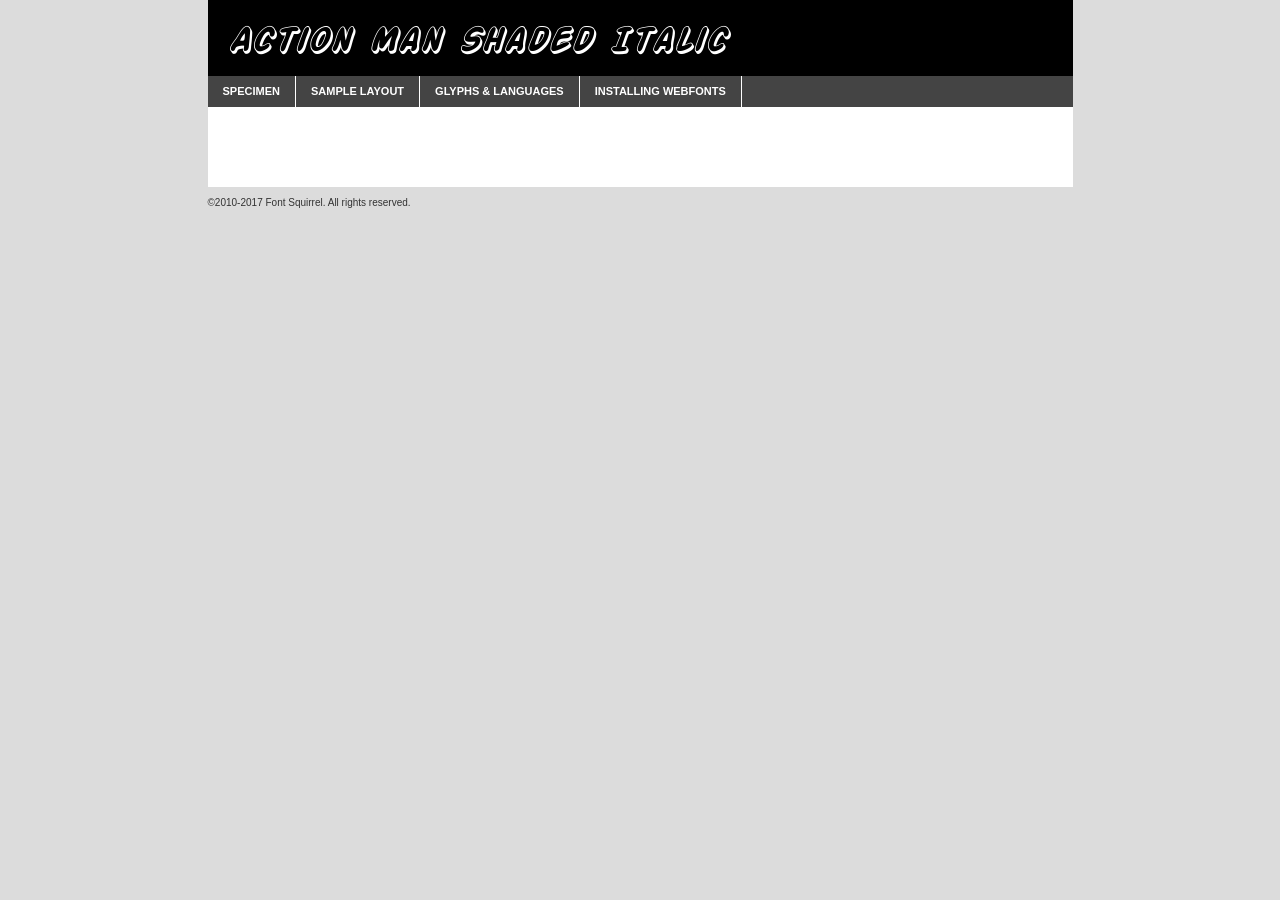
<file: fonts/action-man/action_man_shaded_italic-demo.html>
<!DOCTYPE html PUBLIC "-//W3C//DTD XHTML 1.0 Transitional//EN"
        "http://www.w3.org/TR/xhtml1/DTD/xhtml1-transitional.dtd">

<html xmlns="http://www.w3.org/1999/xhtml" xml:lang="en" lang="en">
<head>
    <meta http-equiv="Content-Type" content="text/html; charset=utf-8"/>
    <script src="http://ajax.googleapis.com/ajax/libs/jquery/1.7.2/jquery.min.js" type="text/javascript" charset="utf-8"></script>
    <script type="text/javascript">
		(function($) {
			$.fn.easyTabs = function(option) {
				var param = jQuery.extend({ fadeSpeed: 'fast', defaultContent: 1, activeClass: 'active' }, option);
				$(this).each(function() {
					var thisId = '#' + this.id;
					if ( param.defaultContent == '' )
					{
						param.defaultContent = 1;
					}
					if ( typeof param.defaultContent == 'number' )
					{
						var defaultTab = $(thisId + ' .tabs li:eq(' + (param.defaultContent - 1) + ') a').attr('href').substr(1);
					}
					else
					{
						var defaultTab = param.defaultContent;
					}
					$(thisId + ' .tabs li a').each(function() {
						var tabToHide = $(this).attr('href').substr(1);
						$('#' + tabToHide).addClass('easytabs-tab-content');
					});
					hideAll();
					changeContent(defaultTab);

					function hideAll() {$(thisId + ' .easytabs-tab-content').hide();}

					function changeContent(tabId)
					{
						hideAll();
						$(thisId + ' .tabs li').removeClass(param.activeClass);
						$(thisId + ' .tabs li a[href=#' + tabId + ']').closest('li').addClass(param.activeClass);
						if ( param.fadeSpeed != 'none' )
						{
							$(thisId + ' #' + tabId).fadeIn(param.fadeSpeed);
						}
						else
						{
							$(thisId + ' #' + tabId).show();
						}
					}

					$(thisId + ' .tabs li').click(function() {
						var tabId = $(this).find('a').attr('href').substr(1);
						changeContent(tabId);
						return false;
					});
				});
			}
		})(jQuery);
    </script>
    <link rel="stylesheet" href="specimen_files/specimen_stylesheet.css" type="text/css" charset="utf-8"/>
    <link rel="stylesheet" href="stylesheet.css" type="text/css" charset="utf-8"/>

    <style type="text/css">
        		body {
			font-family: 'action_man_shadeditalic';
        		}

            </style>

    <title>Action Man Shaded Italic Specimen</title>


    <script type="text/javascript" charset="utf-8">
		$(document).ready(function() {
			$('#container').easyTabs({ defaultContent: 1 });
		});
    </script>
</head>

<body>
<div id="container">
    <div id="header">
		Action Man Shaded Italic    </div>
    <ul class="tabs">
        <li><a href="#specimen">Specimen</a></li>
        <li><a href="#layout">Sample Layout</a></li>
                <li><a href="#glyphs">Glyphs &amp; Languages</a></li>
        <li><a href="#installing">Installing Webfonts</a></li>

    </ul>

    <div id="main_content">


        <div id="specimen">

            <div class="section">
                <div class="grid12 firstcol">
                    <div class="huge">AaBb</div>
                </div>
            </div>

            <div class="section">
                <div class="glyph_range">A&#x200B;B&#x200b;C&#x200b;D&#x200b;E&#x200b;F&#x200b;G&#x200b;H&#x200b;I&#x200b;J&#x200b;K&#x200b;L&#x200b;M&#x200b;N&#x200b;O&#x200b;P&#x200b;Q&#x200b;R&#x200b;S&#x200b;T&#x200b;U&#x200b;V&#x200b;W&#x200b;X&#x200b;Y&#x200b;Z&#x200b;a&#x200b;b&#x200b;c&#x200b;d&#x200b;e&#x200b;f&#x200b;g&#x200b;h&#x200b;i&#x200b;j&#x200b;k&#x200b;l&#x200b;m&#x200b;n&#x200b;o&#x200b;p&#x200b;q&#x200b;r&#x200b;s&#x200b;t&#x200b;u&#x200b;v&#x200b;w&#x200b;x&#x200b;y&#x200b;z&#x200b;1&#x200b;2&#x200b;3&#x200b;4&#x200b;5&#x200b;6&#x200b;7&#x200b;8&#x200b;9&#x200b;0&#x200b;&amp;&#x200b;.&#x200b;,&#x200b;?&#x200b;!&#x200b;&#64;&#x200b;(&#x200b;)&#x200b;#&#x200b;$&#x200b;%&#x200b;*&#x200b;+&#x200b;-&#x200b;=&#x200b;:&#x200b;;</div>
            </div>
            <div class="section">
                <div class="grid12 firstcol">
                    <table class="sample_table">
                        <tr>
                            <td>10</td>
                            <td class="size10">abcdefghijklmnopqrstuvwxyzABCDEFGHIJKLMNOPQRSTUVWXYZ0123456789abcdefghijklmnopqrstuvwxyzABCDEFGHIJKLMNOPQRSTUVWXYZ0123456789abcdefghijklmnopqrstuvwxyzABCDEFGHIJKLMNOPQRSTUVWXYZ</td>
                        </tr>
                        <tr>
                            <td>11</td>
                            <td class="size11">abcdefghijklmnopqrstuvwxyzABCDEFGHIJKLMNOPQRSTUVWXYZ0123456789abcdefghijklmnopqrstuvwxyzABCDEFGHIJKLMNOPQRSTUVWXYZ0123456789abcdefghijklmnopqrstuvwxyzABCDEFGHIJKLMNOPQRSTUVWXYZ</td>
                        </tr>
                        <tr>
                            <td>12</td>
                            <td class="size12">abcdefghijklmnopqrstuvwxyzABCDEFGHIJKLMNOPQRSTUVWXYZ0123456789abcdefghijklmnopqrstuvwxyzABCDEFGHIJKLMNOPQRSTUVWXYZ0123456789abcdefghijklmnopqrstuvwxyzABCDEFGHIJKLMNOPQRSTUVWXYZ</td>
                        </tr>
                        <tr>
                            <td>13</td>
                            <td class="size13">abcdefghijklmnopqrstuvwxyzABCDEFGHIJKLMNOPQRSTUVWXYZ0123456789abcdefghijklmnopqrstuvwxyzABCDEFGHIJKLMNOPQRSTUVWXYZ0123456789abcdefghijklmnopqrstuvwxyzABCDEFGHIJKLMNOPQRSTUVWXYZ</td>
                        </tr>
                        <tr>
                            <td>14</td>
                            <td class="size14">abcdefghijklmnopqrstuvwxyzABCDEFGHIJKLMNOPQRSTUVWXYZ0123456789abcdefghijklmnopqrstuvwxyzABCDEFGHIJKLMNOPQRSTUVWXYZ0123456789abcdefghijklmnopqrstuvwxyzABCDEFGHIJKLMNOPQRSTUVWXYZ</td>
                        </tr>
                        <tr>
                            <td>16</td>
                            <td class="size16">abcdefghijklmnopqrstuvwxyzABCDEFGHIJKLMNOPQRSTUVWXYZ0123456789abcdefghijklmnopqrstuvwxyzABCDEFGHIJKLMNOPQRSTUVWXYZ</td>
                        </tr>
                        <tr>
                            <td>18</td>
                            <td class="size18">abcdefghijklmnopqrstuvwxyzABCDEFGHIJKLMNOPQRSTUVWXYZ0123456789abcdefghijklmnopqrstuvwxyzABCDEFGHIJKLMNOPQRSTUVWXYZ</td>
                        </tr>
                        <tr>
                            <td>20</td>
                            <td class="size20">abcdefghijklmnopqrstuvwxyzABCDEFGHIJKLMNOPQRSTUVWXYZ0123456789abcdefghijklmnopqrstuvwxyzABCDEFGHIJKLMNOPQRSTUVWXYZ</td>
                        </tr>
                        <tr>
                            <td>24</td>
                            <td class="size24">abcdefghijklmnopqrstuvwxyzABCDEFGHIJKLMNOPQRSTUVWXYZ0123456789abcdefghijklmnopqrstuvwxyzABCDEFGHIJKLMNOPQRSTUVWXYZ</td>
                        </tr>
                        <tr>
                            <td>30</td>
                            <td class="size30">abcdefghijklmnopqrstuvwxyzABCDEFGHIJKLMNOPQRSTUVWXYZ0123456789abcdefghijklmnopqrstuvwxyzABCDEFGHIJKLMNOPQRSTUVWXYZ</td>
                        </tr>
                        <tr>
                            <td>36</td>
                            <td class="size36">abcdefghijklmnopqrstuvwxyzABCDEFGHIJKLMNOPQRSTUVWXYZ0123456789abcdefghijklmnopqrstuvwxyzABCDEFGHIJKLMNOPQRSTUVWXYZ</td>
                        </tr>
                        <tr>
                            <td>48</td>
                            <td class="size48">abcdefghijklmnopqrstuvwxyzABCDEFGHIJKLMNOPQRSTUVWXYZ0123456789abcdefghijklmnopqrstuvwxyzABCDEFGHIJKLMNOPQRSTUVWXYZ</td>
                        </tr>
                        <tr>
                            <td>60</td>
                            <td class="size60">abcdefghijklmnopqrstuvwxyzABCDEFGHIJKLMNOPQRSTUVWXYZ0123456789abcdefghijklmnopqrstuvwxyzABCDEFGHIJKLMNOPQRSTUVWXYZ</td>
                        </tr>
                        <tr>
                            <td>72</td>
                            <td class="size72">abcdefghijklmnopqrstuvwxyzABCDEFGHIJKLMNOPQRSTUVWXYZ0123456789abcdefghijklmnopqrstuvwxyzABCDEFGHIJKLMNOPQRSTUVWXYZ</td>
                        </tr>
                        <tr>
                            <td>90</td>
                            <td class="size90">abcdefghijklmnopqrstuvwxyzABCDEFGHIJKLMNOPQRSTUVWXYZ0123456789abcdefghijklmnopqrstuvwxyzABCDEFGHIJKLMNOPQRSTUVWXYZ</td>
                        </tr>
                    </table>

                </div>

            </div>


            <div class="section" id="bodycomparison">


                <div id="xheight">
                    <div class="fontbody">&#x25FC;&#x25FC;&#x25FC;&#x25FC;&#x25FC;&#x25FC;&#x25FC;&#x25FC;&#x25FC;&#x25FC;&#x25FC;&#x25FC;&#x25FC;&#x25FC;&#x25FC;&#x25FC;&#x25FC;&#x25FC;&#x25FC;&#x25FC;&#x25FC;&#x25FC;&#x25FC;&#x25FC;&#x25FC;&#x25FC;&#x25FC;&#x25FC;&#x25FC;&#x25FC;&#x25FC;&#x25FC;&#x25FC;&#x25FC;&#x25FC;&#x25FC;&#x25FC;&#x25FC;&#x25FC;&#x25FC;&#x25FC;&#x25FC;&#x25FC;&#x25FC;&#x25FC;&#x25FC;&#x25FC;&#x25FC;&#x25FC;&#x25FC;&#x25FC;&#x25FC;&#x25FC;&#x25FC;&#x25FC;&#x25FC;&#x25FC;&#x25FC;&#x25FC;&#x25FC;&#x25FC;&#x25FC;&#x25FC;&#x25FC;&#x25FC;&#x25FC;&#x25FC;&#x25FC;&#x25FC;&#x25FC;&#x25FC;&#x25FC;&#x25FC;&#x25FC;&#x25FC;&#x25FC;&#x25FC;&#x25FC;&#x25FC;&#x25FC;&#x25FC;&#x25FC;&#x25FC;&#x25FC;&#x25FC;&#x25FC;&#x25FC;&#x25FC;&#x25FC;&#x25FC;&#x25FC;&#x25FC;&#x25FC;&#x25FC;&#x25FC;&#x25FC;&#x25FC;&#x25FC;&#x25FC;body</div>
                    <div class="arialbody">body</div>
                    <div class="verdanabody">body</div>
                    <div class="georgiabody">body</div>
                </div>
                <div class="fontbody" style="z-index:1">
                    body<span>Action Man Shaded Italic</span>
                </div>
                <div class="arialbody" style="z-index:1">
                    body<span>Arial</span>
                </div>
                <div class="verdanabody" style="z-index:1">
                    body<span>Verdana</span>
                </div>
                <div class="georgiabody" style="z-index:1">
                    body<span>Georgia</span>
                </div>


            </div>


            <div class="section psample psample_row1" id="">

                <div class="grid2 firstcol">
                    <p class="size10"><span>10.</span>Aenean lacinia bibendum nulla sed consectetur. Fusce dapibus, tellus ac cursus commodo, tortor mauris condimentum nibh, ut fermentum massa justo sit amet risus. Nullam id dolor id nibh ultricies vehicula ut id elit. Cum sociis natoque penatibus et magnis dis parturient montes, nascetur ridiculus mus. Nulla vitae elit libero, a pharetra augue.</p>

                </div>
                <div class="grid3">
                    <p class="size11"><span>11.</span>Aenean lacinia bibendum nulla sed consectetur. Fusce dapibus, tellus ac cursus commodo, tortor mauris condimentum nibh, ut fermentum massa justo sit amet risus. Nullam id dolor id nibh ultricies vehicula ut id elit. Cum sociis natoque penatibus et magnis dis parturient montes, nascetur ridiculus mus. Nulla vitae elit libero, a pharetra augue.</p>

                </div>
                <div class="grid3">
                    <p class="size12"><span>12.</span>Aenean lacinia bibendum nulla sed consectetur. Fusce dapibus, tellus ac cursus commodo, tortor mauris condimentum nibh, ut fermentum massa justo sit amet risus. Nullam id dolor id nibh ultricies vehicula ut id elit. Cum sociis natoque penatibus et magnis dis parturient montes, nascetur ridiculus mus. Nulla vitae elit libero, a pharetra augue.</p>

                </div>
                <div class="grid4">
                    <p class="size13"><span>13.</span>Aenean lacinia bibendum nulla sed consectetur. Fusce dapibus, tellus ac cursus commodo, tortor mauris condimentum nibh, ut fermentum massa justo sit amet risus. Nullam id dolor id nibh ultricies vehicula ut id elit. Cum sociis natoque penatibus et magnis dis parturient montes, nascetur ridiculus mus. Nulla vitae elit libero, a pharetra augue.</p>

                </div>
                <div class="white_blend"></div>

            </div>
            <div class="section psample psample_row2" id="">
                <div class="grid3 firstcol">
                    <p class="size14"><span>14.</span>Aenean lacinia bibendum nulla sed consectetur. Fusce dapibus, tellus ac cursus commodo, tortor mauris condimentum nibh, ut fermentum massa justo sit amet risus. Nullam id dolor id nibh ultricies vehicula ut id elit. Cum sociis natoque penatibus et magnis dis parturient montes, nascetur ridiculus mus. Nulla vitae elit libero, a pharetra augue.</p>

                </div>
                <div class="grid4">
                    <p class="size16"><span>16.</span>Aenean lacinia bibendum nulla sed consectetur. Fusce dapibus, tellus ac cursus commodo, tortor mauris condimentum nibh, ut fermentum massa justo sit amet risus. Nullam id dolor id nibh ultricies vehicula ut id elit. Cum sociis natoque penatibus et magnis dis parturient montes, nascetur ridiculus mus. Nulla vitae elit libero, a pharetra augue.</p>

                </div>
                <div class="grid5">
                    <p class="size18"><span>18.</span>Aenean lacinia bibendum nulla sed consectetur. Fusce dapibus, tellus ac cursus commodo, tortor mauris condimentum nibh, ut fermentum massa justo sit amet risus. Nullam id dolor id nibh ultricies vehicula ut id elit. Cum sociis natoque penatibus et magnis dis parturient montes, nascetur ridiculus mus. Nulla vitae elit libero, a pharetra augue.</p>

                </div>

                <div class="white_blend"></div>

            </div>

            <div class="section psample psample_row3" id="">
                <div class="grid5 firstcol">
                    <p class="size20"><span>20.</span>Aenean lacinia bibendum nulla sed consectetur. Fusce dapibus, tellus ac cursus commodo, tortor mauris condimentum nibh, ut fermentum massa justo sit amet risus. Nullam id dolor id nibh ultricies vehicula ut id elit. Cum sociis natoque penatibus et magnis dis parturient montes, nascetur ridiculus mus. Nulla vitae elit libero, a pharetra augue.</p>
                </div>
                <div class="grid7">
                    <p class="size24"><span>24.</span>Aenean lacinia bibendum nulla sed consectetur. Fusce dapibus, tellus ac cursus commodo, tortor mauris condimentum nibh, ut fermentum massa justo sit amet risus. Nullam id dolor id nibh ultricies vehicula ut id elit. Cum sociis natoque penatibus et magnis dis parturient montes, nascetur ridiculus mus. Nulla vitae elit libero, a pharetra augue.</p>
                </div>

                <div class="white_blend"></div>

            </div>

            <div class="section psample psample_row4" id="">
                <div class="grid12 firstcol">
                    <p class="size30"><span>30.</span>Aenean lacinia bibendum nulla sed consectetur. Fusce dapibus, tellus ac cursus commodo, tortor mauris condimentum nibh, ut fermentum massa justo sit amet risus. Nullam id dolor id nibh ultricies vehicula ut id elit. Cum sociis natoque penatibus et magnis dis parturient montes, nascetur ridiculus mus. Nulla vitae elit libero, a pharetra augue.</p>
                </div>
                <div class="white_blend"></div>

            </div>


            <div class="section psample psample_row1 fullreverse">
                <div class="grid2 firstcol">
                    <p class="size10"><span>10.</span>Aenean lacinia bibendum nulla sed consectetur. Fusce dapibus, tellus ac cursus commodo, tortor mauris condimentum nibh, ut fermentum massa justo sit amet risus. Nullam id dolor id nibh ultricies vehicula ut id elit. Cum sociis natoque penatibus et magnis dis parturient montes, nascetur ridiculus mus. Nulla vitae elit libero, a pharetra augue.</p>

                </div>
                <div class="grid3">
                    <p class="size11"><span>11.</span>Aenean lacinia bibendum nulla sed consectetur. Fusce dapibus, tellus ac cursus commodo, tortor mauris condimentum nibh, ut fermentum massa justo sit amet risus. Nullam id dolor id nibh ultricies vehicula ut id elit. Cum sociis natoque penatibus et magnis dis parturient montes, nascetur ridiculus mus. Nulla vitae elit libero, a pharetra augue.</p>

                </div>
                <div class="grid3">
                    <p class="size12"><span>12.</span>Aenean lacinia bibendum nulla sed consectetur. Fusce dapibus, tellus ac cursus commodo, tortor mauris condimentum nibh, ut fermentum massa justo sit amet risus. Nullam id dolor id nibh ultricies vehicula ut id elit. Cum sociis natoque penatibus et magnis dis parturient montes, nascetur ridiculus mus. Nulla vitae elit libero, a pharetra augue.</p>

                </div>
                <div class="grid4">
                    <p class="size13"><span>13.</span>Aenean lacinia bibendum nulla sed consectetur. Fusce dapibus, tellus ac cursus commodo, tortor mauris condimentum nibh, ut fermentum massa justo sit amet risus. Nullam id dolor id nibh ultricies vehicula ut id elit. Cum sociis natoque penatibus et magnis dis parturient montes, nascetur ridiculus mus. Nulla vitae elit libero, a pharetra augue.</p>

                </div>
                <div class="black_blend"></div>

            </div>

            <div class="section psample psample_row2 fullreverse">
                <div class="grid3 firstcol">
                    <p class="size14"><span>14.</span>Aenean lacinia bibendum nulla sed consectetur. Fusce dapibus, tellus ac cursus commodo, tortor mauris condimentum nibh, ut fermentum massa justo sit amet risus. Nullam id dolor id nibh ultricies vehicula ut id elit. Cum sociis natoque penatibus et magnis dis parturient montes, nascetur ridiculus mus. Nulla vitae elit libero, a pharetra augue.</p>

                </div>
                <div class="grid4">
                    <p class="size16"><span>16.</span>Aenean lacinia bibendum nulla sed consectetur. Fusce dapibus, tellus ac cursus commodo, tortor mauris condimentum nibh, ut fermentum massa justo sit amet risus. Nullam id dolor id nibh ultricies vehicula ut id elit. Cum sociis natoque penatibus et magnis dis parturient montes, nascetur ridiculus mus. Nulla vitae elit libero, a pharetra augue.</p>

                </div>
                <div class="grid5">
                    <p class="size18"><span>18.</span>Aenean lacinia bibendum nulla sed consectetur. Fusce dapibus, tellus ac cursus commodo, tortor mauris condimentum nibh, ut fermentum massa justo sit amet risus. Nullam id dolor id nibh ultricies vehicula ut id elit. Cum sociis natoque penatibus et magnis dis parturient montes, nascetur ridiculus mus. Nulla vitae elit libero, a pharetra augue.</p>

                </div>
                <div class="black_blend"></div>

            </div>

            <div class="section psample fullreverse psample_row3" id="">
                <div class="grid5 firstcol">
                    <p class="size20"><span>20.</span>Aenean lacinia bibendum nulla sed consectetur. Fusce dapibus, tellus ac cursus commodo, tortor mauris condimentum nibh, ut fermentum massa justo sit amet risus. Nullam id dolor id nibh ultricies vehicula ut id elit. Cum sociis natoque penatibus et magnis dis parturient montes, nascetur ridiculus mus. Nulla vitae elit libero, a pharetra augue.</p>
                </div>
                <div class="grid7">
                    <p class="size24"><span>24.</span>Aenean lacinia bibendum nulla sed consectetur. Fusce dapibus, tellus ac cursus commodo, tortor mauris condimentum nibh, ut fermentum massa justo sit amet risus. Nullam id dolor id nibh ultricies vehicula ut id elit. Cum sociis natoque penatibus et magnis dis parturient montes, nascetur ridiculus mus. Nulla vitae elit libero, a pharetra augue.</p>
                </div>

                <div class="black_blend"></div>

            </div>

            <div class="section psample fullreverse psample_row4" id="" style="border-bottom: 20px #000 solid;">
                <div class="grid12 firstcol">
                    <p class="size30"><span>30.</span>Aenean lacinia bibendum nulla sed consectetur. Fusce dapibus, tellus ac cursus commodo, tortor mauris condimentum nibh, ut fermentum massa justo sit amet risus. Nullam id dolor id nibh ultricies vehicula ut id elit. Cum sociis natoque penatibus et magnis dis parturient montes, nascetur ridiculus mus. Nulla vitae elit libero, a pharetra augue.</p>
                </div>
                <div class="black_blend"></div>

            </div>


        </div>

        <div id="layout">

            <div class="section">

                <div class="grid12 firstcol">
                    <h1>Lorem Ipsum Dolor</h1>
                    <h2>Etiam porta sem malesuada magna mollis euismod</h2>

                    <p class="byline">By <a href="#link">Aenean Lacinia</a></p>
                </div>
            </div>
            <div class="section">
                <div class="grid8 firstcol">
                    <p class="large">Donec sed odio dui. Morbi leo risus, porta ac consectetur ac, vestibulum at eros. Fusce dapibus, tellus ac cursus commodo, tortor mauris condimentum nibh, ut fermentum massa justo sit amet risus. </p>


                    <h3>Pellentesque ornare sem</h3>

                    <p>Maecenas sed diam eget risus varius blandit sit amet non magna. Maecenas faucibus mollis interdum. Donec ullamcorper nulla non metus auctor fringilla. Nullam id dolor id nibh ultricies vehicula ut id elit. Nullam id dolor id nibh ultricies vehicula ut id elit. </p>

                    <p>Aenean eu leo quam. Pellentesque ornare sem lacinia quam venenatis vestibulum. Lorem ipsum dolor sit amet, consectetur adipiscing elit. Cum sociis natoque penatibus et magnis dis parturient montes, nascetur ridiculus mus. </p>

                    <p>Nulla vitae elit libero, a pharetra augue. Praesent commodo cursus magna, vel scelerisque nisl consectetur et. Aenean lacinia bibendum nulla sed consectetur. </p>

                    <p>Nullam quis risus eget urna mollis ornare vel eu leo. Nullam quis risus eget urna mollis ornare vel eu leo. Maecenas sed diam eget risus varius blandit sit amet non magna. Donec ullamcorper nulla non metus auctor fringilla. </p>

                    <h3>Cras mattis consectetur</h3>

                    <p>Aenean eu leo quam. Pellentesque ornare sem lacinia quam venenatis vestibulum. Aenean lacinia bibendum nulla sed consectetur. Integer posuere erat a ante venenatis dapibus posuere velit aliquet. Cras mattis consectetur purus sit amet fermentum. </p>

                    <p>Nullam id dolor id nibh ultricies vehicula ut id elit. Nullam quis risus eget urna mollis ornare vel eu leo. Cras mattis consectetur purus sit amet fermentum.</p>
                </div>

                <div class="grid4 sidebar">

                    <div class="box reverse">
                        <p class="last">Nullam quis risus eget urna mollis ornare vel eu leo. Donec ullamcorper nulla non metus auctor fringilla. Cras mattis consectetur purus sit amet fermentum. Sed posuere consectetur est at lobortis. Lorem ipsum dolor sit amet, consectetur adipiscing elit. </p>
                    </div>

                    <p class="caption">Maecenas sed diam eget risus varius.</p>

                    <p>Vestibulum id ligula porta felis euismod semper. Integer posuere erat a ante venenatis dapibus posuere velit aliquet. Vestibulum id ligula porta felis euismod semper. Sed posuere consectetur est at lobortis. Maecenas sed diam eget risus varius blandit sit amet non magna. Fusce dapibus, tellus ac cursus commodo, tortor mauris condimentum nibh, ut fermentum massa justo sit amet risus. </p>


                    <p>Duis mollis, est non commodo luctus, nisi erat porttitor ligula, eget lacinia odio sem nec elit. Aenean lacinia bibendum nulla sed consectetur. Vivamus sagittis lacus vel augue laoreet rutrum faucibus dolor auctor. Aenean lacinia bibendum nulla sed consectetur. Nullam quis risus eget urna mollis ornare vel eu leo. </p>

                    <p>Praesent commodo cursus magna, vel scelerisque nisl consectetur et. Donec ullamcorper nulla non metus auctor fringilla. Maecenas faucibus mollis interdum. Fusce dapibus, tellus ac cursus commodo, tortor mauris condimentum nibh, ut fermentum massa justo sit amet risus. </p>

                </div>
            </div>

        </div>


		

        <div id="glyphs">
            <div class="section">
                <div class="grid12 firstcol">

                    <h1>Language Support</h1>
                    <p>The subset of Action Man Shaded Italic in this kit supports the following languages:<br/>

						Breton, Chamorro, Danish, Dutch, English, Finnish, Frisian, Galician, German, Italian, Malagasy, Norwegian, Spanish, Alsatian, Aragonese, Arapaho, Arrernte, Asturian, Aymara, Bislama, Cebuano, Corsican, Fijian, French_creole, Gilbertese, Greenlandic, Haitian_creole, Hiligaynon, Hmong, Hopi, Ibanag, Iloko_ilokano, Indonesian, Interglossa_glosa, Interlingua, Irish_gaelic, Lojban, Lombard, Luxembourgeois, Mohawk, Norfolk_pitcairnese, Oromo, Pangasinan, Papiamento, Piedmontese, Potawatomi, Rhaeto-romance, Romansh, Rotokas, Sami_lule, Scots_gaelic, Seychelles_creole, Shona, Somali, Southern_ndebele, Swahili, Swati_swazi, Tagalog_filipino_pilipino, Tetum, Tok_pisin, Uyghur_latinized, Volapuk, Warlpiri, Xhosa, Yapese, Zulu, Latinbasic, Ubasic, Demo                    </p>
                    <h1>Glyph Chart</h1>
                    <p>The subset of Action Man Shaded Italic in this kit includes all the glyphs listed below. Unicode entities are included above each glyph to help you insert individual characters into your layout.</p>
                    <div id="glyph_chart">

						                            							                                <div><p>&amp;#32;</p>&#32;</div>
																				                                <div><p>&amp;#33;</p>&#33;</div>
																				                                <div><p>&amp;#34;</p>&#34;</div>
																				                                <div><p>&amp;#35;</p>&#35;</div>
																				                                <div><p>&amp;#36;</p>&#36;</div>
																				                                <div><p>&amp;#37;</p>&#37;</div>
																				                                <div><p>&amp;#38;</p>&#38;</div>
																				                                <div><p>&amp;#39;</p>&#39;</div>
																				                                <div><p>&amp;#40;</p>&#40;</div>
																				                                <div><p>&amp;#41;</p>&#41;</div>
																				                                <div><p>&amp;#42;</p>&#42;</div>
																				                                <div><p>&amp;#43;</p>&#43;</div>
																				                                <div><p>&amp;#44;</p>&#44;</div>
																				                                <div><p>&amp;#45;</p>&#45;</div>
																				                                <div><p>&amp;#46;</p>&#46;</div>
																				                                <div><p>&amp;#47;</p>&#47;</div>
																				                                <div><p>&amp;#48;</p>&#48;</div>
																				                                <div><p>&amp;#49;</p>&#49;</div>
																				                                <div><p>&amp;#50;</p>&#50;</div>
																				                                <div><p>&amp;#51;</p>&#51;</div>
																				                                <div><p>&amp;#52;</p>&#52;</div>
																				                                <div><p>&amp;#53;</p>&#53;</div>
																				                                <div><p>&amp;#54;</p>&#54;</div>
																				                                <div><p>&amp;#55;</p>&#55;</div>
																				                                <div><p>&amp;#56;</p>&#56;</div>
																				                                <div><p>&amp;#57;</p>&#57;</div>
																				                                <div><p>&amp;#58;</p>&#58;</div>
																				                                <div><p>&amp;#59;</p>&#59;</div>
																				                                <div><p>&amp;#60;</p>&#60;</div>
																				                                <div><p>&amp;#61;</p>&#61;</div>
																				                                <div><p>&amp;#62;</p>&#62;</div>
																				                                <div><p>&amp;#63;</p>&#63;</div>
																				                                <div><p>&amp;#64;</p>&#64;</div>
																				                                <div><p>&amp;#65;</p>&#65;</div>
																				                                <div><p>&amp;#66;</p>&#66;</div>
																				                                <div><p>&amp;#67;</p>&#67;</div>
																				                                <div><p>&amp;#68;</p>&#68;</div>
																				                                <div><p>&amp;#69;</p>&#69;</div>
																				                                <div><p>&amp;#70;</p>&#70;</div>
																				                                <div><p>&amp;#71;</p>&#71;</div>
																				                                <div><p>&amp;#72;</p>&#72;</div>
																				                                <div><p>&amp;#73;</p>&#73;</div>
																				                                <div><p>&amp;#74;</p>&#74;</div>
																				                                <div><p>&amp;#75;</p>&#75;</div>
																				                                <div><p>&amp;#76;</p>&#76;</div>
																				                                <div><p>&amp;#77;</p>&#77;</div>
																				                                <div><p>&amp;#78;</p>&#78;</div>
																				                                <div><p>&amp;#79;</p>&#79;</div>
																				                                <div><p>&amp;#80;</p>&#80;</div>
																				                                <div><p>&amp;#81;</p>&#81;</div>
																				                                <div><p>&amp;#82;</p>&#82;</div>
																				                                <div><p>&amp;#83;</p>&#83;</div>
																				                                <div><p>&amp;#84;</p>&#84;</div>
																				                                <div><p>&amp;#85;</p>&#85;</div>
																				                                <div><p>&amp;#86;</p>&#86;</div>
																				                                <div><p>&amp;#87;</p>&#87;</div>
																				                                <div><p>&amp;#88;</p>&#88;</div>
																				                                <div><p>&amp;#89;</p>&#89;</div>
																				                                <div><p>&amp;#90;</p>&#90;</div>
																				                                <div><p>&amp;#91;</p>&#91;</div>
																				                                <div><p>&amp;#92;</p>&#92;</div>
																				                                <div><p>&amp;#93;</p>&#93;</div>
																				                                <div><p>&amp;#94;</p>&#94;</div>
																				                                <div><p>&amp;#95;</p>&#95;</div>
																				                                <div><p>&amp;#96;</p>&#96;</div>
																				                                <div><p>&amp;#97;</p>&#97;</div>
																				                                <div><p>&amp;#98;</p>&#98;</div>
																				                                <div><p>&amp;#99;</p>&#99;</div>
																				                                <div><p>&amp;#100;</p>&#100;</div>
																				                                <div><p>&amp;#101;</p>&#101;</div>
																				                                <div><p>&amp;#102;</p>&#102;</div>
																				                                <div><p>&amp;#103;</p>&#103;</div>
																				                                <div><p>&amp;#104;</p>&#104;</div>
																				                                <div><p>&amp;#105;</p>&#105;</div>
																				                                <div><p>&amp;#106;</p>&#106;</div>
																				                                <div><p>&amp;#107;</p>&#107;</div>
																				                                <div><p>&amp;#108;</p>&#108;</div>
																				                                <div><p>&amp;#109;</p>&#109;</div>
																				                                <div><p>&amp;#110;</p>&#110;</div>
																				                                <div><p>&amp;#111;</p>&#111;</div>
																				                                <div><p>&amp;#112;</p>&#112;</div>
																				                                <div><p>&amp;#113;</p>&#113;</div>
																				                                <div><p>&amp;#114;</p>&#114;</div>
																				                                <div><p>&amp;#115;</p>&#115;</div>
																				                                <div><p>&amp;#116;</p>&#116;</div>
																				                                <div><p>&amp;#117;</p>&#117;</div>
																				                                <div><p>&amp;#118;</p>&#118;</div>
																				                                <div><p>&amp;#119;</p>&#119;</div>
																				                                <div><p>&amp;#120;</p>&#120;</div>
																				                                <div><p>&amp;#121;</p>&#121;</div>
																				                                <div><p>&amp;#122;</p>&#122;</div>
																				                                <div><p>&amp;#123;</p>&#123;</div>
																				                                <div><p>&amp;#124;</p>&#124;</div>
																				                                <div><p>&amp;#125;</p>&#125;</div>
																				                                <div><p>&amp;#126;</p>&#126;</div>
																				                                <div><p>&amp;#160;</p>&#160;</div>
																				                                <div><p>&amp;#161;</p>&#161;</div>
																				                                <div><p>&amp;#162;</p>&#162;</div>
																				                                <div><p>&amp;#163;</p>&#163;</div>
																				                                <div><p>&amp;#164;</p>&#164;</div>
																				                                <div><p>&amp;#165;</p>&#165;</div>
																				                                <div><p>&amp;#166;</p>&#166;</div>
																				                                <div><p>&amp;#168;</p>&#168;</div>
																				                                <div><p>&amp;#169;</p>&#169;</div>
																				                                <div><p>&amp;#171;</p>&#171;</div>
																				                                <div><p>&amp;#173;</p>&#173;</div>
																				                                <div><p>&amp;#174;</p>&#174;</div>
																				                                <div><p>&amp;#176;</p>&#176;</div>
																				                                <div><p>&amp;#177;</p>&#177;</div>
																				                                <div><p>&amp;#180;</p>&#180;</div>
																				                                <div><p>&amp;#182;</p>&#182;</div>
																				                                <div><p>&amp;#183;</p>&#183;</div>
																				                                <div><p>&amp;#187;</p>&#187;</div>
																				                                <div><p>&amp;#191;</p>&#191;</div>
																				                                <div><p>&amp;#192;</p>&#192;</div>
																				                                <div><p>&amp;#193;</p>&#193;</div>
																				                                <div><p>&amp;#194;</p>&#194;</div>
																				                                <div><p>&amp;#195;</p>&#195;</div>
																				                                <div><p>&amp;#196;</p>&#196;</div>
																				                                <div><p>&amp;#197;</p>&#197;</div>
																				                                <div><p>&amp;#198;</p>&#198;</div>
																				                                <div><p>&amp;#200;</p>&#200;</div>
																				                                <div><p>&amp;#201;</p>&#201;</div>
																				                                <div><p>&amp;#202;</p>&#202;</div>
																				                                <div><p>&amp;#203;</p>&#203;</div>
																				                                <div><p>&amp;#204;</p>&#204;</div>
																				                                <div><p>&amp;#205;</p>&#205;</div>
																				                                <div><p>&amp;#206;</p>&#206;</div>
																				                                <div><p>&amp;#207;</p>&#207;</div>
																				                                <div><p>&amp;#209;</p>&#209;</div>
																				                                <div><p>&amp;#210;</p>&#210;</div>
																				                                <div><p>&amp;#211;</p>&#211;</div>
																				                                <div><p>&amp;#212;</p>&#212;</div>
																				                                <div><p>&amp;#213;</p>&#213;</div>
																				                                <div><p>&amp;#214;</p>&#214;</div>
																				                                <div><p>&amp;#215;</p>&#215;</div>
																				                                <div><p>&amp;#216;</p>&#216;</div>
																				                                <div><p>&amp;#217;</p>&#217;</div>
																				                                <div><p>&amp;#218;</p>&#218;</div>
																				                                <div><p>&amp;#219;</p>&#219;</div>
																				                                <div><p>&amp;#220;</p>&#220;</div>
																				                                <div><p>&amp;#221;</p>&#221;</div>
																				                                <div><p>&amp;#222;</p>&#222;</div>
																				                                <div><p>&amp;#223;</p>&#223;</div>
																				                                <div><p>&amp;#224;</p>&#224;</div>
																				                                <div><p>&amp;#225;</p>&#225;</div>
																				                                <div><p>&amp;#226;</p>&#226;</div>
																				                                <div><p>&amp;#227;</p>&#227;</div>
																				                                <div><p>&amp;#228;</p>&#228;</div>
																				                                <div><p>&amp;#229;</p>&#229;</div>
																				                                <div><p>&amp;#230;</p>&#230;</div>
																				                                <div><p>&amp;#232;</p>&#232;</div>
																				                                <div><p>&amp;#233;</p>&#233;</div>
																				                                <div><p>&amp;#234;</p>&#234;</div>
																				                                <div><p>&amp;#235;</p>&#235;</div>
																				                                <div><p>&amp;#236;</p>&#236;</div>
																				                                <div><p>&amp;#237;</p>&#237;</div>
																				                                <div><p>&amp;#238;</p>&#238;</div>
																				                                <div><p>&amp;#239;</p>&#239;</div>
																				                                <div><p>&amp;#241;</p>&#241;</div>
																				                                <div><p>&amp;#242;</p>&#242;</div>
																				                                <div><p>&amp;#243;</p>&#243;</div>
																				                                <div><p>&amp;#244;</p>&#244;</div>
																				                                <div><p>&amp;#245;</p>&#245;</div>
																				                                <div><p>&amp;#246;</p>&#246;</div>
																				                                <div><p>&amp;#247;</p>&#247;</div>
																				                                <div><p>&amp;#248;</p>&#248;</div>
																				                                <div><p>&amp;#249;</p>&#249;</div>
																				                                <div><p>&amp;#250;</p>&#250;</div>
																				                                <div><p>&amp;#251;</p>&#251;</div>
																				                                <div><p>&amp;#252;</p>&#252;</div>
																				                                <div><p>&amp;#253;</p>&#253;</div>
																				                                <div><p>&amp;#254;</p>&#254;</div>
																				                                <div><p>&amp;#255;</p>&#255;</div>
																				                                <div><p>&amp;#338;</p>&#338;</div>
																				                                <div><p>&amp;#339;</p>&#339;</div>
																				                                <div><p>&amp;#376;</p>&#376;</div>
																				                                <div><p>&amp;#710;</p>&#710;</div>
																				                                <div><p>&amp;#732;</p>&#732;</div>
																				                                <div><p>&amp;#8192;</p>&#8192;</div>
																				                                <div><p>&amp;#8193;</p>&#8193;</div>
																				                                <div><p>&amp;#8194;</p>&#8194;</div>
																				                                <div><p>&amp;#8195;</p>&#8195;</div>
																				                                <div><p>&amp;#8196;</p>&#8196;</div>
																				                                <div><p>&amp;#8197;</p>&#8197;</div>
																				                                <div><p>&amp;#8198;</p>&#8198;</div>
																				                                <div><p>&amp;#8199;</p>&#8199;</div>
																				                                <div><p>&amp;#8200;</p>&#8200;</div>
																				                                <div><p>&amp;#8201;</p>&#8201;</div>
																				                                <div><p>&amp;#8202;</p>&#8202;</div>
																				                                <div><p>&amp;#8208;</p>&#8208;</div>
																				                                <div><p>&amp;#8209;</p>&#8209;</div>
																				                                <div><p>&amp;#8210;</p>&#8210;</div>
																				                                <div><p>&amp;#8211;</p>&#8211;</div>
																				                                <div><p>&amp;#8212;</p>&#8212;</div>
																				                                <div><p>&amp;#8216;</p>&#8216;</div>
																				                                <div><p>&amp;#8217;</p>&#8217;</div>
																				                                <div><p>&amp;#8218;</p>&#8218;</div>
																				                                <div><p>&amp;#8220;</p>&#8220;</div>
																				                                <div><p>&amp;#8221;</p>&#8221;</div>
																				                                <div><p>&amp;#8222;</p>&#8222;</div>
																				                                <div><p>&amp;#8226;</p>&#8226;</div>
																				                                <div><p>&amp;#8230;</p>&#8230;</div>
																				                                <div><p>&amp;#8239;</p>&#8239;</div>
																				                                <div><p>&amp;#8249;</p>&#8249;</div>
																				                                <div><p>&amp;#8250;</p>&#8250;</div>
																				                                <div><p>&amp;#8287;</p>&#8287;</div>
																				                                <div><p>&amp;#8364;</p>&#8364;</div>
																				                                <div><p>&amp;#8482;</p>&#8482;</div>
																				                                <div><p>&amp;#9724;</p>&#9724;</div>
																																																										                    </div>
                </div>


            </div>
        </div>


        <div id="specs">

        </div>

        <div id="installing">
            <div class="section">
                <div class="grid7 firstcol">
                    <h1>Installing Webfonts</h1>

                    <p>Webfonts are supported by all major browser platforms but not all in the same way. There are currently four different font formats that must be included in order to target all browsers. This includes TTF, WOFF, EOT and SVG.</p>

                    <h2>1. Upload your webfonts</h2>
                    <p>You must upload your webfont kit to your website. They should be in or near the same directory as your CSS files.</p>

                    <h2>2. Include the webfont stylesheet</h2>
                    <p>A special CSS @font-face declaration helps the various browsers select the appropriate font it needs without causing you a bunch of headaches. Learn more about this syntax by reading the <a href="https://www.fontspring.com/blog/further-hardening-of-the-bulletproof-syntax">Fontspring blog post</a> about it. The code for it is as follows:</p>


                    <code>
                        @font-face{
                        font-family: 'MyWebFont';
                        src: url('WebFont.eot');
                        src: url('WebFont.eot?#iefix') format('embedded-opentype'),
                        url('WebFont.woff') format('woff'),
                        url('WebFont.ttf') format('truetype'),
                        url('WebFont.svg#webfont') format('svg');
                        }
                    </code>

                    <p>We've already gone ahead and generated the code for you. All you have to do is link to the stylesheet in your HTML, like this:</p>
                    <code>&lt;link rel=&quot;stylesheet&quot; href=&quot;stylesheet.css&quot; type=&quot;text/css&quot; charset=&quot;utf-8&quot; /&gt;</code>

                    <h2>3. Modify your own stylesheet</h2>
                    <p>To take advantage of your new fonts, you must tell your stylesheet to use them. Look at the original @font-face declaration above and find the property called "font-family." The name linked there will be what you use to reference the font. Prepend that webfont name to the font stack in the "font-family" property, inside the selector you want to change. For example:</p>
                    <code>p { font-family: 'WebFont', Arial, sans-serif; }</code>

                    <h2>4. Test</h2>
                    <p>Getting webfonts to work cross-browser <em>can</em> be tricky. Use the information in the sidebar to help you if you find that fonts aren't loading in a particular browser.</p>
                </div>

                <div class="grid5 sidebar">
                    <div class="box">
                        <h2>Troubleshooting<br/>Font-Face Problems</h2>
                        <p>Having trouble getting your webfonts to load in your new website? Here are some tips to sort out what might be the problem.</p>

                        <h3>Fonts not showing in any browser</h3>

                        <p>This sounds like you need to work on the plumbing. You either did not upload the fonts to the correct directory, or you did not link the fonts properly in the CSS. If you've confirmed that all this is correct and you still have a problem, take a look at your .htaccess file and see if requests are getting intercepted.</p>

                        <h3>Fonts not loading in iPhone or iPad</h3>

                        <p>The most common problem here is that you are serving the fonts from an IIS server. IIS refuses to serve files that have unknown MIME types. If that is the case, you must set the MIME type for SVG to "image/svg+xml" in the server settings. Follow these instructions from Microsoft if you need help.</p>

                        <h3>Fonts not loading in Firefox</h3>

                        <p>The primary reason for this failure? You are still using a version Firefox older than 3.5. So upgrade already! If that isn't it, then you are very likely serving fonts from a different domain. Firefox requires that all font assets be served from the same domain. Lastly it is possible that you need to add WOFF to your list of MIME types (if you are serving via IIS.)</p>

                        <h3>Fonts not loading in IE</h3>

                        <p>Are you looking at Internet Explorer on an actual Windows machine or are you cheating by using a service like Adobe BrowserLab? Many of these screenshot services do not render @font-face for IE. Best to test it on a real machine.</p>

                        <h3>Fonts not loading in IE9</h3>

                        <p>IE9, like Firefox, requires that fonts be served from the same domain as the website. Make sure that is the case.</p>
                    </div>
                </div>
            </div>

        </div>

    </div>
    <div id="footer">
        <p>&copy;2010-2017 Font Squirrel. All rights reserved.</p>
    </div>
</div>
</body>
</html>
</file>
<file: styles.css>
:root {
  --side-padding: 3.5rem;
  --system-ui: system-ui, "Segoe UI", Roboto, Helvetica, Arial, sans-serif,
    "Apple Color Emoji", "Segoe UI Emoji", "Segoe UI Symbol";
  --about-me-padding: 0.5rem;
}

@font-face {
  font-family: "action_manregular";
  src:
    url("./fonts/action-man/action_man-webfont.woff2") format("woff2"),
    url("./fonts/action-man/action_man-webfont.woff") format("woff");
  font-weight: normal;
  font-style: normal;
  font-display: swap;
}

@font-face {
  font-family: "action_man_extendedregular";
  src:
    url("./fonts/action-man/action_man_extended-webfont.woff2") format("woff2"),
    url("./fonts/action-man/action_man_extended-webfont.woff") format("woff");
  font-weight: normal;
  font-style: normal;
  font-display: swap;
}

@font-face {
  font-family: "action_man_shadeditalic";
  src:
    url("./fonts/action-man/action_man_shaded_italic-webfont.woff2")
      format("woff2"),
    url("./fonts/action-man/action_man_shaded_italic-webfont.woff")
      format("woff");
  font-weight: normal;
  font-style: normal;
  font-display: swap;
}

/* 1. Use a more-intuitive box-sizing model */
*,
*::before,
*::after {
  box-sizing: border-box;
}

/* 2. Remove default margin */
* {
  margin: 0;
}

body {
  /* 3. Add accessible line-height */
  line-height: 1.5;
  /* 4. Improve text rendering */
  -webkit-font-smoothing: antialiased;
}

/* 5. Improve media defaults */
img,
picture,
video,
canvas,
svg {
  display: block;
  max-width: 100%;
}

/* 6. Inherit fonts for form controls */
input,
button,
textarea,
select {
  font: inherit;
}

/* 7. Avoid text overflows */
p,
h1,
h2,
h3,
h4,
h5,
h6 {
  overflow-wrap: break-word;
}

p {
  font-family: "action_manregular", var(--system-ui);
}
#phone-number,
#email {
  font-family: "action_manregular", var(--system-ui);
}

h1,
h2,
h3,
h4,
h5,
h6 {
  text-wrap: balance;
}
h1 {
  font-family: "action_man_shadeditalic", var(--system-ui);
  font-size: clamp(2.5rem, 5vw, 4rem);
}
h2 {
  font-family: "action_man_shadeditalic", var(--system-ui);
  font-size: clamp(1.5rem, 4vw, 3rem);
}
h3 {
  font-family: "action_manregular", var(--system-ui);
  font-weight: 550;
}
/*
  9. Create a root stacking context
*/
#root,
#__next {
  isolation: isolate;
}

header {
  position: relative;
  padding: 2rem var(--side-padding) 4rem var(--side-padding);
  margin: auto;
}

footer {
  background: #133b43; /* fallback for old browsers */
  background: -webkit-linear-gradient(
    300deg,
    #c04024,
    #2a5f6b,
    #133b43
  ); /* Chrome 10-25, Safari 5.1-6 */
  background: linear-gradient(300deg, #c04024, #2a5f6b, #133b43);

  padding: 3em var(--side-padding) 2em var(--side-padding);
  position: relative;
}

.one-line-icon-with-text,
.one-line-icons {
  display: flex;
  gap: 0.5em;
  max-width: fit-content;
  justify-content: center;
  align-items: center;
  font-family: "open_sansregular", var(--system-ui);
}
.one-line-icons {
  gap: 1rem;
}

.project-info--main {
  display: flex;
  max-width: 100%;
  justify-content: space-between;
  align-items: center;
}

.my-projects {
  padding: 2rem var(--side-padding) 10rem var(--side-padding);
}

.projects-wrapper {
  display: grid;
  grid-template-columns: repeat(auto-fit, minmax(280px, 1fr));
  gap: 2rem;
  padding: 1em;
  @media (max-width: 766px) {
    grid-template-columns: repeat(1, 1fr);
  }
  @media (min-width: 768px) {
    grid-template-columns: repeat(2, 1fr);
  }

  @media (min-width: 1024px) {
    grid-template-columns: repeat(3, 1fr);
  }

  margin-top: 2rem;
}

.project-unit {
  display: flex;
  flex-direction: column;
  justify-content: space-between;
  gap: 1.5em;
  padding: 1em;
  max-width: 95%;
  box-shadow: rgba(0, 0, 0, 0.16) 0px 1px 4px;
}

.project-img {
  max-width: 10rem;
  height: auto;
}

#phone-number,
#contact-me-header {
  margin-bottom: 0.4rem;
}

#formal-invetation,
#email {
  margin-bottom: 1.4rem;
}

.footer-wrapper {
  display: flex;
}
.contact-me {
  display: flex;
  flex-direction: column;
  font-size: clamp(12px, 4vw, 24px);
}
#footer-img {
  display: flex;
}

.custom-shape-divider-top-1749444663 {
  position: absolute;
  top: 0;
  left: 0;
  width: 100%;
  overflow: hidden;
  line-height: 0;
  z-index: -1;
}

.custom-shape-divider-top-1749444663 svg {
  position: relative;
  display: block;
  width: calc(100% + 1.3px);
  height: 500px;
  transform: rotateY(180deg);
}

.custom-shape-divider-top-1749444663 .shape-fill {
  fill: #133b43; /* fallback for old browsers */
  background: -webkit-linear-gradient(
    25deg,
    #0f2f35,
    #284b5a,
    #1c3a44
  ); /* Chrome 10-25, Safari 5.1-6 */
  background: linear-gradient(25deg, #0f2f35, #284b5a, #1c3a44);

  /* fill: #0f2027;  
  background: -webkit-linear-gradient(
    to right,
    #2c5364,
    #203a43,
    #0f2027
  ); 
  background: linear-gradient(
    to right,
    #2c5364,
    #203a43,
    #0f2027
  ); /* W3C, IE 10+/ Edge, Firefox 16+, Chrome 26+, Opera 12+, Safari 7+ */
}

/* d65e48 */
header .header-wrapper {
  display: flex;
  align-items: center;
  justify-content: center;
}

header .name-and-image {
  position: relative;

  box-shadow: 0px 0px 15px 0px rgba(0, 0, 0, 0.75);
  min-width: 50%;
  max-width: 53%;
}

header .name-and-image img {
  width: 100%;
  display: block;
}

.name-and-image h1 {
  position: absolute;
  bottom: 10px;
  left: 0;
  width: 100%;
  text-align: center;
  color: white;
  z-index: 2;
}

.text-wrapper {
  padding: var(--about-me-padding);
  box-shadow: 0px 0px 15px 0px rgba(0, 0, 0, 0.75);
  background-color: white;
}

#about-me--text {
  padding-bottom: 2 rem;
  margin-bottom: 3rem;
}

#name {
  position: absolute;
  bottom: 10px;
  left: 0;
  width: 100%;
  text-align: center;
  color: white;
  z-index: 2;
  overflow: visible;
  white-space: nowrap;
}

#header-icons {
  position: relative;
  min-width: 70%;
  max-width: 70%;
  left: 43%;
}

#hayam-img img {
  width: 100%;
  height: 100%;
  object-fit: cover;
}

@media (min-width: 1200px) {
  .footer-wrapper {
    align-items: flex-start;
    justify-content: space-between;
  }
  .contact-me {
    max-width: 40%;
  }
}

@media (min-width: 800px) and (max-width: 1200px) {
  .footer-wrapper {
    align-items: flex-start;
    justify-content: space-between;
  }
  .contact-me {
    max-width: 50%;
  }

  .name-and-image h1 {
    text-align: left;
    left: 15px;
  }
  .text-wrapper {
    margin: auto;
    margin-top: 60px;
    max-width: 90%;
    transform: translate(0, 5%);
  }

  header .header-wrapper {
    display: block;
  }
  header .name-and-image {
    min-width: 45%;
    max-width: 50%;
    float: left;
    transform: translate(-5%, -25%);
    z-index: 1;
  }
  #footer-img {
    max-width: 50%;
  }
  #header-icons {
    left: 48%;
  }
  #name {
    top: 0%;
    left: 68%;
  }
}

@media (max-width: 800px) {
  footer {
    padding: 0;
  }

  .footer-wrapper {
    flex-direction: column;
  }

  .contact-me {
    padding: 1rem 2rem 2rem 2rem;
  }

  #footer-social-media {
    align-self: flex-end;
    margin-top: 2rem;
  }

  #footer-img img {
    width: 100vw;
    height: auto;
    object-fit: cover;
    display: block;

    mask-image: linear-gradient(
      to bottom,
      transparent 0%,
      black 15%,
      black 100%
    );
  }
  .header-wrapper {
    display: flex;
    flex-direction: column;
    padding: 0;
  }
  header .name-and-image {
    min-width: 100%;
  }
  .text-wrapper {
    padding: calc(var(--about-me-padding) * 2);
    text-align: center;
  }
  #name {
    font-size: 150%;
  }
  #header-icons {
    min-width: 70%;
    max-width: 70%;
    left: 15%;
  }
}
</file>
<file: fonts/action-man/specimen_files/specimen_stylesheet.css>
@import url('grid_12-825-55-15.css');

/*  
	CSS Reset by Eric Meyer - Released under Public Domain
    http://meyerweb.com/eric/tools/css/reset/
*/
html, body, div, span, applet, object, iframe,
h1, h2, h3, h4, h5, h6, p, blockquote, pre,
a, abbr, acronym, address, big, cite, code,
del, dfn, em, font, img, ins, kbd, q, s, samp,
small, strike, strong, sub, sup, tt, var,
b, u, i, center, dl, dt, dd, ol, ul, li,
fieldset, form, label, legend, table,
caption, tbody, tfoot, thead, tr, th, td {
	margin:         0;
	padding:        0;
	border:         0;
	outline:        0;
	font-size:      100%;
	vertical-align: baseline;
	background:     transparent;
}

body {
	line-height: 1;
}

ol, ul {
	list-style: none;
}

blockquote, q {
	quotes: none;
}

blockquote:before, blockquote:after,
q:before, q:after {
	content: '';
	content: none;
}

:focus {
	outline: 0;
}

ins {
	text-decoration: none;
}

del {
	text-decoration: line-through;
}

table {
	border-collapse: collapse;
	border-spacing:  0;
}


body {
	color:            #000;
	background-color: #dcdcdc;
}

a {
	text-decoration: none;
	color:           #1883ba;
}

h1 {
	font-size:     32px;
	font-weight:   normal;
	font-style:    normal;
	margin-bottom: 18px;
}

h2 {
	font-size: 18px;
}

#container {
	width:  865px;
	margin: 0px auto;
}


#header {
	padding:          20px;
	font-size:        36px;
	background-color: #000;
	color:            #fff;
}

#header span {
	color: #666;
}

#main_content {
	background-color: #fff;
	padding:          60px 20px 20px;
}


#footer p {
	margin:         0;
	padding-top:    10px;
	padding-bottom: 50px;
	color:          #333;
	font:           10px Arial, sans-serif;
}

.tabs {
	width:            100%;
	height:           31px;
	background-color: #444;
}

.tabs li {
	float:            left;
	margin:           0;
	overflow:         hidden;
	background-color: #444;
}

.tabs li a {
	display:         block;
	color:           #fff;
	text-decoration: none;
	font:            bold 11px/11px 'Arial';
	text-transform:  uppercase;
	padding:         10px 15px;
	border-right:    1px solid #fff;
}

.tabs li a:hover {
	background-color: #00b3ff;

}

.tabs li.active a {
	color:            #000;
	background-color: #fff;
}


div.huge {

	font-size:      300px;
	line-height:    1em;
	padding:        0;
	letter-spacing: -.02em;
	overflow:       hidden;
}

div.glyph_range {
	font-size:   72px;
	line-height: 1.1em;
}

.size10 {
	font-size: 10px;
}

.size11 {
	font-size: 11px;
}

.size12 {
	font-size: 12px;
}

.size13 {
	font-size: 13px;
}

.size14 {
	font-size: 14px;
}

.size16 {
	font-size: 16px;
}

.size18 {
	font-size: 18px;
}

.size20 {
	font-size: 20px;
}

.size24 {
	font-size: 24px;
}

.size30 {
	font-size: 30px;
}

.size36 {
	font-size: 36px;
}

.size48 {
	font-size: 48px;
}

.size60 {
	font-size: 60px;
}

.size72 {
	font-size: 72px;
}

.size90 {
	font-size: 90px;
}


.psample_row1 {
	height: 120px;
}

.psample_row1 {
	height: 120px;
}

.psample_row2 {
	height: 160px;
}

.psample_row3 {
	height: 160px;
}

.psample_row4 {
	height: 160px;
}

.psample {
	overflow: hidden;
	position: relative;
}

.psample p {
	line-height: 1.3em;
	display:     block;
	overflow:    hidden;
	margin:      0;
}

.psample span {
	margin-right: .5em;
}

.white_blend {
	width:            100%;
	height:           61px;
	background-image: url([data-uri]);
	position:         absolute;
	bottom:           0;
}

.black_blend {
	width:            100%;
	height:           61px;
	background-image: url([data-uri]);
	position:         absolute;
	bottom:           0;
}

.fullreverse {
	background:    #000 !important;
	color:         #fff !important;
	margin-left:   -20px;
	padding-left:  20px;
	margin-right:  -20px;
	padding-right: 20px;
	padding:       20px;
	margin-bottom: 0;
}


.sample_table td {
	padding-top:    3px;
	padding-bottom: 5px;
	padding-left:   5px;
	vertical-align: middle;
	line-height:    1.2em;
}

.sample_table td:first-child {
	background-color: #eee;
	text-align:       right;
	padding-right:    5px;
	padding-left:     0;
	padding:          5px;
	font:             11px/12px 'Courier New', Courier, mono;
}

code {
	white-space:      pre;
	background-color: #eee;
	display:          block;
	padding:          10px;
	margin-bottom:    18px;
	overflow:         auto;
}


.bottom, .last {
	margin-bottom:  0 !important;
	padding-bottom: 0 !important;
}

.box {
	padding:       18px;
	margin-bottom: 18px;
	background:    #eee;
}

.reverse, .reversed {
	background: #000 !important;
	color:      #fff !important;
	border:     none !important;
}

#bodycomparison {
	position:    relative;
	overflow:    hidden;
	font-size:   72px;
	height:      90px;
	white-space: nowrap;
}

#bodycomparison div {
	font-size:   72px;
	line-height: 90px;
	display:     inline;
	margin:      0 15px 0 0;
	padding:     0;
}

#bodycomparison div span {
	font:     10px Arial;
	position: absolute;
	left:     0;
}

#xheight {
	float:       none;
	position:    absolute;
	color:       #d9f3ff;
	font-size:   72px;
	line-height: 90px;
}

.fontbody {
	position: relative;
}

.arialbody {
	font-family: Arial;
	position:    relative;
}

.verdanabody {
	font-family: Verdana;
	position:    relative;
}

.georgiabody {
	font-family: Georgia;
	position:    relative;
}

/* @group Layout page
 */

#layout h1 {
	font-size:   36px;
	line-height: 42px;
	font-weight: normal;
	font-style:  normal;
}

#layout h2 {
	font-size:   24px;
	line-height: 23px;
	font-weight: normal;
	font-style:  normal;
}

#layout h3 {
	font-size:   22px;
	line-height: 1.4em;
	margin-top:  1em;
	font-weight: normal;
	font-style:  normal;
}


#layout p.byline {
	font-size:     12px;
	margin-top:    18px;
	line-height:   12px;
	margin-bottom: 0;
}

#layout p {
	font-size:     14px;
	line-height:   21px;
	margin-bottom: .5em;
}

#layout p.large {
	font-size:   18px;
	line-height: 26px;
}

#layout .sidebar p {
	font-size:   12px;
	line-height: 1.4em;
}

#layout p.caption {
	font-size:     10px;
	margin-top:    -16px;
	margin-bottom: 18px;
}

/* @end */

/* @group Glyphs */

#glyph_chart div {
	background-color: #d9f3ff;
	color:            black;
	float:            left;
	font-size:        36px;
	height:           1.2em;
	line-height:      1.2em;
	margin-bottom:    1px;
	margin-right:     1px;
	text-align:       center;
	width:            1.2em;
	position:         relative;
	padding:          .6em .2em .2em;
}

#glyph_chart div p {
	position:         absolute;
	left:             0;
	top:              0;
	display:          block;
	text-align:       center;
	font:             bold 9px Arial, sans-serif;
	background-color: #3a768f;
	width:            100%;
	color:            #fff;
	padding:          2px 0;
}


#glyphs h1 {
	font-family: Arial, sans-serif;
}

/* @end */

/* @group Installing */

#installing {
	font: 13px Arial, sans-serif;
}

#installing p,
#glyphs p {
	line-height:   1.2em;
	margin-bottom: 18px;
	font:          13px Arial, sans-serif;
}


#installing h3 {
	font-size:  15px;
	margin-top: 18px;
}

/* @end */

#rendering h1 {
	font-family: Arial, sans-serif;
}

.render_table td {
	font:           11px 'Courier New', Courier, mono;
	vertical-align: middle;
}
</file>
<file: fonts/action-man/stylesheet.css>
/*! Generated by Font Squirrel (https://www.fontsquirrel.com) on June 11, 2025 */



@font-face {
    font-family: 'action_man_extendedBdIt';
    src: url('action_man_extended_bold_italic-webfont.woff2') format('woff2'),
         url('action_man_extended_bold_italic-webfont.woff') format('woff');
    font-weight: normal;
    font-style: normal;

}




@font-face {
    font-family: 'action_man_extendedbold';
    src: url('action_man_extended_bold-webfont.woff2') format('woff2'),
         url('action_man_extended_bold-webfont.woff') format('woff');
    font-weight: normal;
    font-style: normal;

}




@font-face {
    font-family: 'action_man_extendeditalic';
    src: url('action_man_extended_italic-webfont.woff2') format('woff2'),
         url('action_man_extended_italic-webfont.woff') format('woff');
    font-weight: normal;
    font-style: normal;

}




@font-face {
    font-family: 'action_man_extendedregular';
    src: url('action_man_extended-webfont.woff2') format('woff2'),
         url('action_man_extended-webfont.woff') format('woff');
    font-weight: normal;
    font-style: normal;

}




@font-face {
    font-family: 'action_man_shadeditalic';
    src: url('action_man_shaded_italic-webfont.woff2') format('woff2'),
         url('action_man_shaded_italic-webfont.woff') format('woff');
    font-weight: normal;
    font-style: normal;

}




@font-face {
    font-family: 'action_man_shadedregular';
    src: url('action_man_shaded-webfont.woff2') format('woff2'),
         url('action_man_shaded-webfont.woff') format('woff');
    font-weight: normal;
    font-style: normal;

}




@font-face {
    font-family: 'action_manbold_italic';
    src: url('action_man_bold_italic-webfont.woff2') format('woff2'),
         url('action_man_bold_italic-webfont.woff') format('woff');
    font-weight: normal;
    font-style: normal;

}




@font-face {
    font-family: 'action_manbold';
    src: url('action_man_bold-webfont.woff2') format('woff2'),
         url('action_man_bold-webfont.woff') format('woff');
    font-weight: normal;
    font-style: normal;

}




@font-face {
    font-family: 'action_manitalic';
    src: url('action_man_italic-webfont.woff2') format('woff2'),
         url('action_man_italic-webfont.woff') format('woff');
    font-weight: normal;
    font-style: normal;

}




@font-face {
    font-family: 'action_manregular';
    src: url('action_man-webfont.woff2') format('woff2'),
         url('action_man-webfont.woff') format('woff');
    font-weight: normal;
    font-style: normal;

}
</file>
